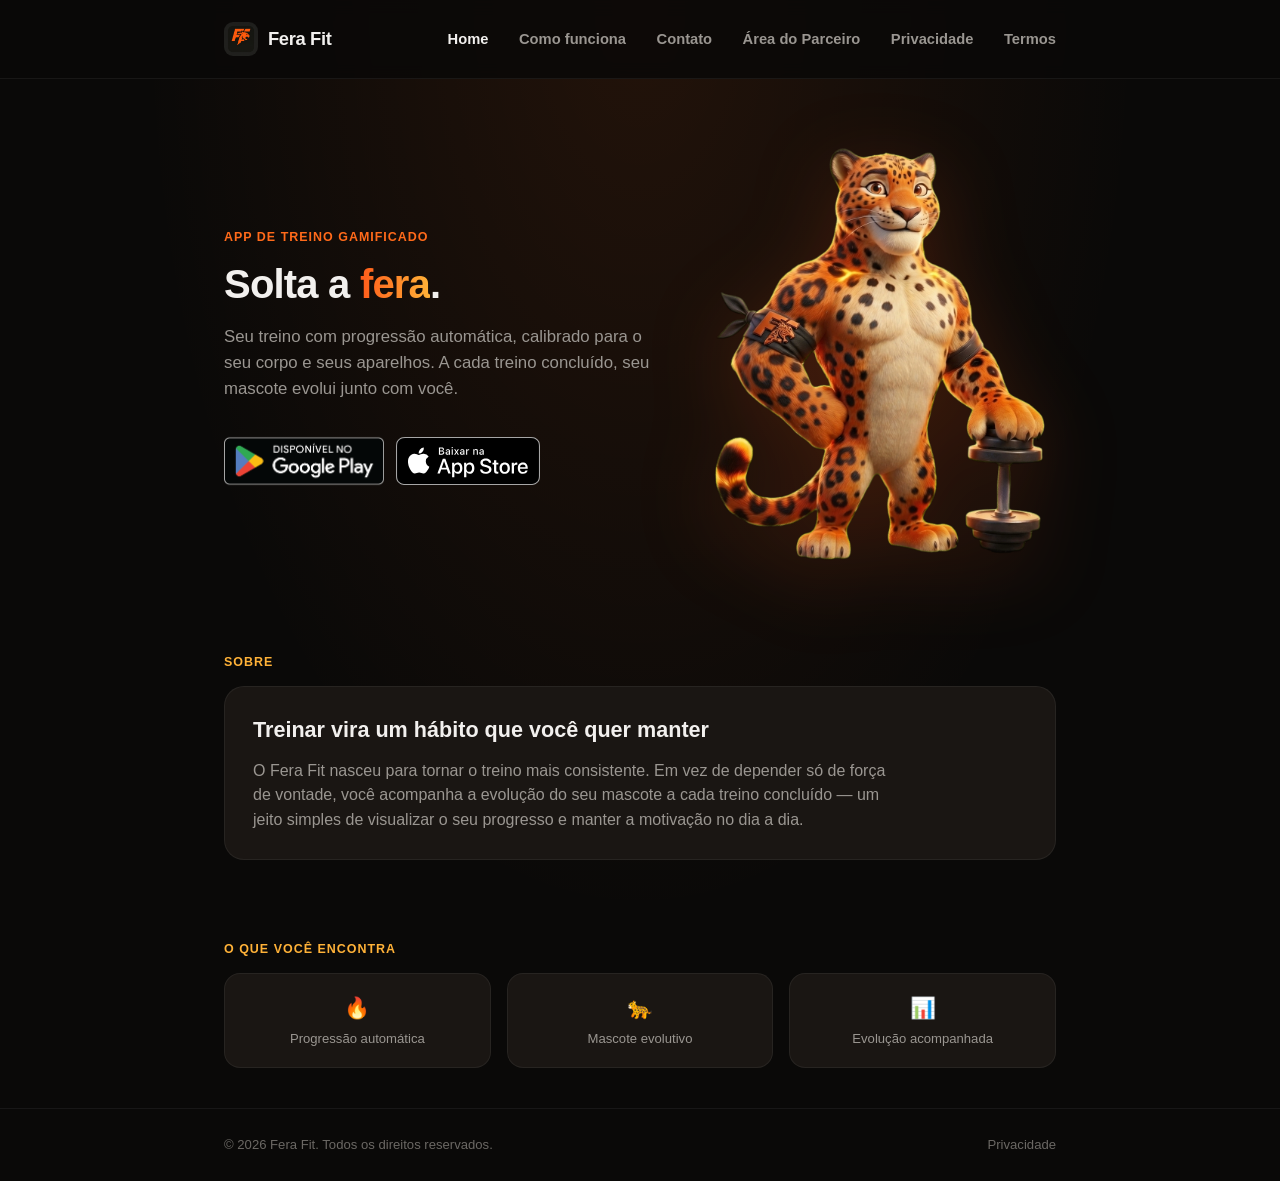
<file: index.html>
<!DOCTYPE html>
<html lang="pt-BR">
<head>
  <meta charset="UTF-8">
  <meta name="viewport" content="width=device-width, initial-scale=1.0">
  <title>Fera Fit — Solta a fera</title>
  <meta name="description" content="Fera Fit é um app de treino gamificado: você evolui, e seu mascote evolui junto. Disponível para Android e iOS.">
  <link rel="icon" href="assets/img/favicon.png">
  <!-- D094: prévia de link (Open Graph + Twitter Card) -->
  <link rel="canonical" href="https://ferafit.app.br/">
  <meta property="og:site_name" content="Fera Fit">
  <meta property="og:type" content="website">
  <meta property="og:locale" content="pt_BR">
  <meta property="og:url" content="https://ferafit.app.br/">
  <meta property="og:title" content="Fera Fit — Solta a fera">
  <meta property="og:description" content="Fera Fit é um app de treino gamificado: você evolui, e seu mascote evolui junto. Disponível para Android e iOS.">
  <meta property="og:image" content="https://ferafit.app.br/assets/img/og-image.jpg">
  <meta property="og:image:type" content="image/jpeg">
  <meta property="og:image:width" content="1200">
  <meta property="og:image:height" content="630">
  <meta property="og:image:alt" content="Fera Fit: logotipo e a onça mascote levantando uma barra com anilhas. Frase: Solta a fera.">
  <meta name="twitter:card" content="summary_large_image">
  <meta name="twitter:title" content="Fera Fit — Solta a fera">
  <meta name="twitter:description" content="Fera Fit é um app de treino gamificado: você evolui, e seu mascote evolui junto. Disponível para Android e iOS.">
  <meta name="twitter:image" content="https://ferafit.app.br/assets/img/og-image.jpg">
  <meta name="twitter:image:alt" content="Fera Fit: logotipo e a onça mascote levantando uma barra com anilhas. Frase: Solta a fera.">
  <link rel="stylesheet" href="assets/css/style.css">
  <script type="application/ld+json">
  {
    "@context": "https://schema.org",
    "@type": "SoftwareApplication",
    "name": "Fera Fit",
    "url": "https://ferafit.app.br/",
    "description": "Fera Fit é um app de treino gamificado: você evolui, e seu mascote evolui junto.",
    "applicationCategory": "HealthApplication",
    "operatingSystem": "Android, iOS",
    "inLanguage": "pt-BR",
    "image": "https://ferafit.app.br/assets/img/og-image.jpg",
    "offers": {
      "@type": "Offer",
      "price": "0",
      "priceCurrency": "BRL"
    }
  }
  </script>
</head>
<body>
  <header class="site-header">
    <div class="container">
      <a class="marca" href="index.html">
        <img src="assets/img/logo.png" alt="Logotipo do Fera Fit: as letras F e F com a cabeça de uma onça">
        <span>Fera Fit</span>
      </a>
      <nav class="site-nav">
        <a class="ativo" href="index.html">Home</a>
        <a href="apresentacao.html">Como funciona</a>
        <a href="contato.html">Contato</a>
        <a href="parceiro.html">Área do Parceiro</a>
        <a href="privacidade.html">Privacidade</a>
        <a href="termos.html">Termos</a>
      </nav>
    </div>
  </header>

  <main>
    <section class="hero">
      <div class="container">
        <div class="hero-texto">
          <span class="eyebrow">App de treino gamificado</span>
          <h1>Solta a <span class="gradiente-texto">fera</span>.</h1>
          <p class="subtitle">
            Seu treino com progressão automática, calibrado para o seu corpo
            e seus aparelhos. A cada treino concluído, seu mascote evolui junto com você.
          </p>
          <div class="lojas">
            <a class="selo-loja selo-play" href="https://play.google.com/store/apps/details?id=com.ferafit.app" rel="noopener" aria-label="Baixar o Fera Fit no Google Play"><img src="assets/img/lojas/selo-google-play-pt-br.png" alt="Disponível no Google Play" width="646" height="250"></a>
            <a class="selo-loja selo-apple" href="https://apps.apple.com/br/app/id6816204714" rel="noopener" aria-label="Baixar o Fera Fit na App Store"><img src="assets/img/lojas/selo-app-store-pt-br.svg" alt="Baixar na App Store" width="120" height="40"></a>
          </div>
        </div>
        <div class="hero-img">
          <img src="assets/img/mascote-hero.png" alt="Mascote do Fera Fit: uma onça musculosa de pé, com faixa preta no braço e a pata apoiada em um halter">
        </div>
      </div>
    </section>

    <section class="bloco">
      <div class="container">
        <p class="label-secao">Sobre</p>
        <div class="card">
          <h2>Treinar vira um hábito que você quer manter</h2>
          <p>
            O Fera Fit nasceu para tornar o treino mais consistente. Em vez de depender
            só de força de vontade, você acompanha a evolução do seu mascote a cada treino
            concluído — um jeito simples de visualizar o seu progresso e manter a motivação
            no dia a dia.
          </p>
        </div>
      </div>
    </section>

    <section class="bloco">
      <div class="container">
        <p class="label-secao">O que você encontra</p>
        <div class="grid-cards">
          <div class="mini-card">
            <div class="valor">🔥</div>
            <div class="rotulo">Progressão automática</div>
          </div>
          <div class="mini-card">
            <div class="valor">🐆</div>
            <div class="rotulo">Mascote evolutivo</div>
          </div>
          <div class="mini-card">
            <div class="valor">📊</div>
            <div class="rotulo">Evolução acompanhada</div>
          </div>
        </div>
      </div>
    </section>
  </main>

  <footer class="site-footer">
    <div class="container">
      <span>&copy; 2026 Fera Fit. Todos os direitos reservados.</span>
      <a href="privacidade.html">Privacidade</a>
    </div>
  </footer>
</body>
</html>
</file>
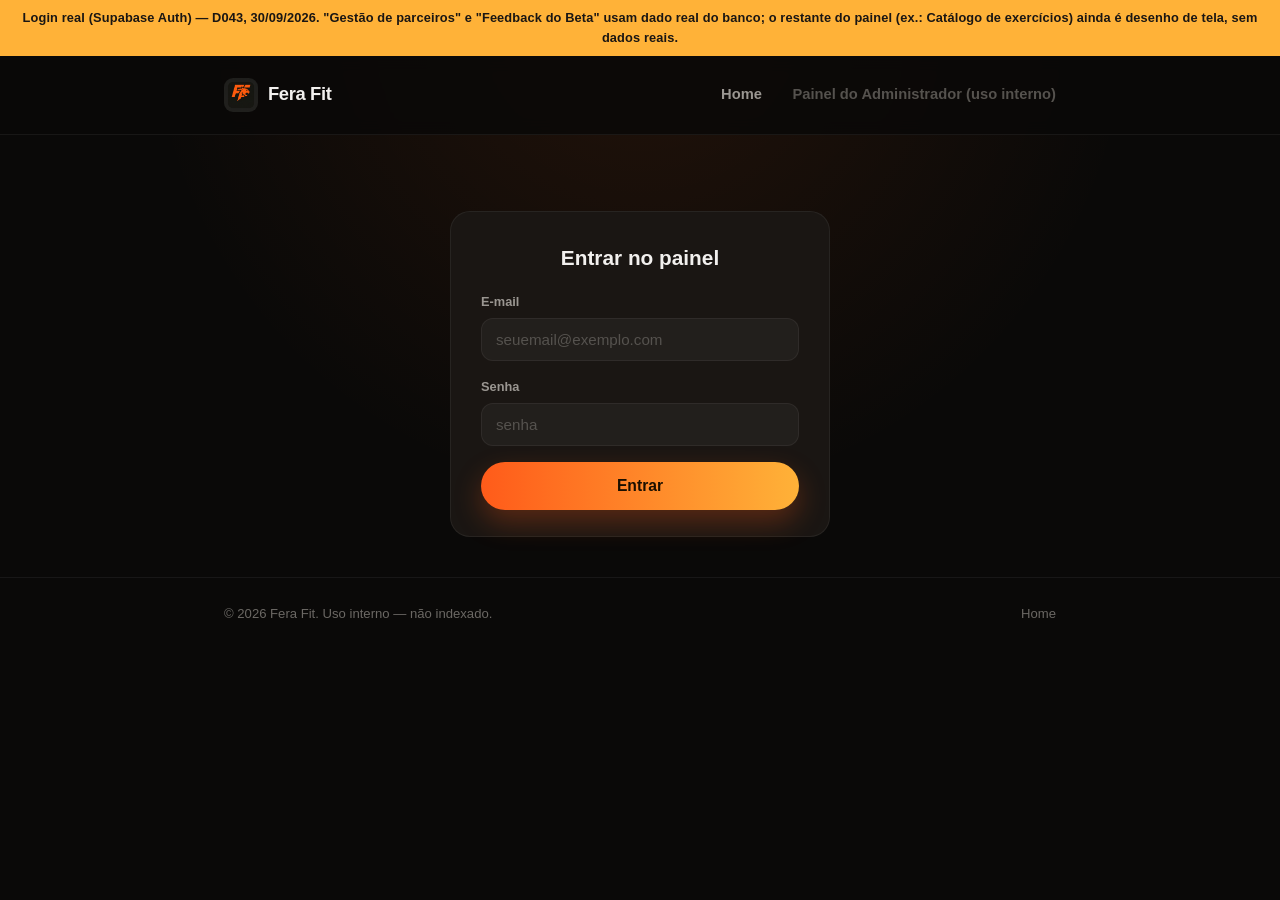
<file: admin.html>
<!DOCTYPE html>
<html lang="pt-BR">
<head>
  <meta charset="UTF-8">
  <meta name="viewport" content="width=device-width, initial-scale=1.0">
  <title>Painel do Administrador — Fera Fit</title>
  <meta name="description" content="Painel administrativo do Fera Fit — sem indexação, uso interno.">
  <meta name="robots" content="noindex, nofollow">
  <link rel="icon" href="assets/img/favicon.png">
  <link rel="stylesheet" href="assets/css/style.css">
  <!-- Biblioteca hospedada localmente (não via CDN de terceiro) — D010, 17/09/2026, achado da Segurança.
       Versão baixada: @supabase/supabase-js@2.116.0 (dist/umd/supabase.js). Para atualizar, baixar de novo
       de https://cdn.jsdelivr.net/npm/@supabase/supabase-js@2.X.X e substituir este arquivo. -->
  <script src="assets/js/supabase.js"></script>
  <script src="assets/js/dados-demo.js"></script>
  <script src="assets/js/parceiros-store.js"></script>
  <script src="assets/js/feedback-store.js"></script>
</head>
<body>
  <div class="tarja-demo">Login real (Supabase Auth) — D043, 30/09/2026. "Gestão de parceiros" e "Feedback do Beta" usam dado real do banco; o restante do painel (ex.: Catálogo de exercícios) ainda é desenho de tela, sem dados reais.</div>

  <header class="site-header">
    <div class="container">
      <a class="marca" href="index.html">
        <img src="assets/img/logo.png" alt="Logotipo do Fera Fit: as letras F e F com a cabeça de uma onça">
        <span>Fera Fit</span>
      </a>
      <nav class="site-nav">
        <a href="index.html">Home</a>
        <span style="margin-left:26px;font-weight:600;font-size:0.92rem;color:#55524e;">Painel do Administrador (uso interno)</span>
      </nav>
    </div>
  </header>

  <!-- LOGIN REAL (Supabase Auth, signInWithPassword + checagem de sou_admin()) -- D043, 2026-09-30. Ver STATUS.md, P32. -->
  <section class="bloco" id="admin-login-tela">
    <div class="container">
      <div class="parceiro-box" style="max-width:380px;">
        <h1 style="font-size:1.3rem;font-weight:800;margin:0 0 18px;text-align:center;">Entrar no painel</h1>
        <div class="campo">
          <label for="admin-email">E-mail</label>
          <input id="admin-email" type="email" placeholder="seuemail@exemplo.com" autocomplete="username">
        </div>
        <div class="campo">
          <label for="admin-senha">Senha</label>
          <input id="admin-senha" type="password" placeholder="senha" autocomplete="current-password">
        </div>
        <p id="admin-login-erro" style="display:none;color:#ff6a6a;font-size:0.85rem;margin:-6px 0 14px;"></p>
        <button id="admin-login-botao" class="botao-primario largura-total" type="button" onclick="entrarAdmin()">Entrar</button>
      </div>
    </div>
  </section>

  <main id="admin-conteudo" style="display:none;">
    <section class="admin-header">
      <div class="container">
        <div style="display:flex;justify-content:space-between;align-items:flex-start;gap:16px;flex-wrap:wrap;">
          <div>
            <h1>Painel do Administrador</h1>
            <p class="subtitle">
              Login real (Supabase Auth, D043). "Gestão de parceiros" e "Feedback do Beta" usam dado
              real do banco — o restante do painel ainda é desenho de tela, sem dados reais, marcado
              com <span class="tag-exemplo">exemplo</span>.
            </p>
          </div>
          <button type="button" onclick="sairAdmin()" style="border:1px solid var(--card-border);background:transparent;color:var(--texto);font-size:0.85rem;font-weight:700;padding:8px 18px;border-radius:999px;cursor:pointer;font-family:inherit;white-space:nowrap;">Sair</button>
        </div>
        <div class="aviso-desenho">
          ⚠ Só "Gestão de parceiros" e "Feedback do Beta" usam dado real hoje. O resto do painel
          ainda é desenho de tela — ver a seção "O que falta de terceiros" no fim da página.
        </div>
      </div>
    </section>

    <!-- MODULO 0 -- NUMEROS (D058 proposta visual + D059 escolha da opcao B e implementacao, 2026-10-06) -->
    <section class="admin-modulo" id="modulo-numeros">
      <div class="container">
        <span class="status-modulo depende">Tela pronta -- dado real depende da migration 036 ir para produção (arquivo já fechado, D125)</span>
        <h2>Números<span class="tag-exemplo">dados de exemplo</span></h2>
        <p style="color:var(--texto-secundario);max-width:680px;margin:0 0 10px;">
          Painel de métricas do produto, filtrável por período e sempre comparado ao período
          anterior equivalente (▲/▼). A migration 036 (Backend) já fechou o <strong>arquivo</strong>
          com o formato final de <code>metricas_periodo()</code>, <code>usuarios_ativos_periodo()</code>,
          <code>distribuicao_pagamento_atual()</code> e <code>comparativo_tempo_treino()</code> --
          mas ela só vai para produção com autorização do Murilo e da Segurança (ver o próprio
          cabeçalho da migration). Até esse dia, todo número aqui é <span class="tag-exemplo">exemplo</span>:
          o código já chama essas 4 funções por RPC, como admin logado, no formato exato que a 036
          define, e cai no dado de exemplo sempre que a função ainda não existir no banco (ver
          <code>chamarRpcOuExemplo()</code> no script desta seção) -- quando a migration for para
          produção, os números passam a ser reais sem precisar mexer em mais nada aqui. Nem todo
          número desta tela tem função correspondente na 036 -- os que não têm ficam marcados
          "sem dado real" e a lista completa dessas lacunas, aba por aba, está no STATUS.md
          (P49/D060) para o Orquestrador levar à Backend.
        </p>

        <div style="display:flex;justify-content:space-between;align-items:center;gap:10px;flex-wrap:wrap;margin-bottom:6px;">
          <span style="font-size:0.82rem;font-weight:700;color:var(--texto-secundario);">
            Período
            <select id="numeros-periodo" class="periodo-select-numeros" onchange="recarregarPainelNumeros()">
              <option value="dia">Dia</option>
              <option value="semana">Semana</option>
              <option value="mes" selected>Mês</option>
              <option value="bimestre">Bimestre</option>
              <option value="trimestre">Trimestre</option>
              <option value="semestre">Semestre</option>
              <option value="ano">Ano</option>
              <option value="livre">Intervalo livre</option>
            </select>
          </span>
          <span style="font-size:0.74rem;color:var(--texto-secundario);">vs. período anterior equivalente</span>
        </div>

        <div id="numeros-livre-datas" class="numeros-livre-datas">
          <label>De
            <input type="date" id="numeros-livre-inicio" onchange="recarregarPainelNumeros()">
          </label>
          <label>até
            <input type="date" id="numeros-livre-fim" onchange="recarregarPainelNumeros()">
          </label>
          <span id="numeros-livre-aviso" class="numeros-livre-aviso"></span>
        </div>

        <div id="numeros-cartoes" style="display:flex;gap:12px;flex-wrap:wrap;margin:14px 0 20px;"></div>

        <div class="admin-tabs" id="numeros-abas"></div>

        <div id="numeros-conteudo"></div>
      </div>
    </section>

    <!-- MÓDULO 1 — CATÁLOGO DE EXERCÍCIOS -->
    <section class="admin-modulo">
      <div class="container">
        <span class="status-modulo depende">Tela pronta · publicação depende de terceiros</span>
        <h2>Catálogo de exercícios</h2>
        <p style="color:var(--texto-secundario);max-width:640px;margin:0 0 18px;">
          Fluxo pensado para não deixar incluir um exercício sem ver a ordem atual do subgrupo —
          é a ordem que define o rodízio do motor de treino.
        </p>

        <div class="admin-mock">
          <div class="incluir-passo">
            <div class="num">1</div>
            <div class="texto"><strong>Clicar em "Incluir exercício"</strong><span>Abre o formulário do novo exercício.</span></div>
          </div>
          <div class="incluir-passo">
            <div class="num">2</div>
            <div class="texto"><strong>Escolher o Grupo</strong><span>Ex: Costas, Pernas, Ombro. Primeira pergunta, antes de qualquer outro dado.</span></div>
          </div>
          <div class="incluir-passo">
            <div class="num">3</div>
            <div class="texto">
              <strong>Ver todos os exercícios do grupo, com as capas reais</strong>
              <span>Mostra o subgrupo inteiro na ordem atual (POS SUBGRUPO), para não incluir às cegas.</span>
              <div class="grid-capas">
                <div class="capa">Remada curvada c/ barra <span class="tag-exemplo">exemplo</span></div>
                <div class="capa">Remada cavalinho</div>
                <div class="capa">Remada baixa</div>
                <div class="capa">Puxada frontal</div>
                <div class="capa">Puxada supinada</div>
                <div class="capa nova">+ Novo exercício</div>
              </div>
            </div>
          </div>
          <div class="incluir-passo">
            <div class="num">4</div>
            <div class="texto"><strong>Preencher nome, fotos (4 formatos) e posicionar</strong><span>Arrastar para a posição certa dentro do subgrupo, olhando os vizinhos.</span></div>
          </div>
          <div class="incluir-passo">
            <div class="num">5</div>
            <div class="texto"><strong>Validar o motor</strong><span class="tag-tempo">responde em ~416 ms</span></div>
          </div>
          <div class="incluir-passo">
            <div class="num">6</div>
            <div class="texto"><strong>Publicar</strong><span class="tag-tempo">entra na hora</span></div>
          </div>
        </div>

        <ul class="regra-lista">
          <li><strong>Inclusão de exercício entra na hora</strong> — não espera virada de fase.</li>
          <li><strong>Reordenação e remoção comum</strong> só valem na próxima virada de fase (treinos 30, 60, 100 e seguintes).</li>
          <li><strong>Remoção de emergência</strong> — arte errada, exercício perigoso ou problema jurídico — sai na próxima abertura do app, ignorando a virada de fase. Botão separado, com confirmação extra, pra não ser usado por engano no lugar da remoção comum.</li>
          <li><strong>Validação</strong> roda a varredura reduzida (416 ms) como portão de publicação; a varredura completa das 532.224 combinações (6,4 s) fica disponível como checagem manual, não obrigatória a cada publicação.</li>
        </ul>
      </div>
    </section>

    <!-- MÓDULO 2 — ACADEMIAS E PERSONAIS (painéis separados) -->
    <section class="admin-modulo">
      <div class="container">
        <span class="status-modulo pronta">Tela pronta</span>
        <h2>Academias e personais</h2>
        <p style="color:var(--texto-secundario);max-width:640px;margin:0 0 8px;">
          Dois painéis separados — academia gerencia personais e alunos; personal gerencia só os
          próprios alunos, podendo estar em mais de uma academia.
        </p>

        <div class="admin-tabs">
          <button class="ativa" type="button" onclick="mostrarPainel('academia')">Painel Academia</button>
          <button type="button" onclick="mostrarPainel('personal')">Painel Personal</button>
        </div>

        <div class="admin-painel-conteudo ativa" id="painel-academia">
          <div class="admin-mock">
            <div class="linha-mock">
              <span class="rotulo">Fit Center — SP <span class="tag-exemplo">exemplo</span></span>
              <span class="tag-tempo">ativa</span>
            </div>
            <div class="linha-mock">
              <span class="rotulo">Personais vinculados <span class="tag-exemplo">exemplo</span></span>
              <span>3</span>
            </div>
            <div class="linha-mock">
              <span class="rotulo">Alunos vinculados <span class="tag-exemplo">exemplo</span></span>
              <span>48</span>
            </div>
            <div class="linha-mock">
              <span class="rotulo">+ Cadastrar novo personal para esta academia</span>
              <span>→</span>
            </div>
            <div class="linha-mock">
              <span class="rotulo">+ Aprovar solicitação de vínculo de aluno</span>
              <span>→</span>
            </div>
          </div>
        </div>

        <div class="admin-painel-conteudo" id="painel-personal">
          <div class="admin-mock">
            <div class="linha-mock">
              <span class="rotulo">João Marques <span class="tag-exemplo">exemplo</span></span>
              <span class="tag-tempo">ativo</span>
            </div>
            <div class="linha-mock">
              <span class="rotulo">Academias de atuação <span class="tag-exemplo">exemplo</span></span>
              <span>2 de 3</span>
            </div>
            <div class="linha-mock">
              <span class="rotulo">Alunos vinculados <span class="tag-exemplo">exemplo</span></span>
              <span>11</span>
            </div>
            <div class="linha-mock">
              <span class="rotulo">+ Montar aula própria</span>
              <span>→</span>
            </div>
          </div>
        </div>
      </div>
    </section>

    <!-- MÓDULO 2.5 — PORTFÓLIO DE PARCEIROS (D032 item C / D033 item 2, 2026-09-28) -->
    <section class="admin-modulo">
      <div class="container">
        <span class="status-modulo pronta">Tela pronta — dado só local (mesmo navegador)</span>
        <h2>Portfólio de parceiros</h2>
        <p style="color:var(--texto-secundario);max-width:640px;margin:0 0 8px;">
          Lista de quem enviou o cadastro de personal pela aba "Quero me cadastrar" em
          <code>parceiro.html</code>. Por decisão de Murilo (P20, D032), por enquanto é um dado
          só local: sem backend, só aparece pra quem abrir esta página no mesmo navegador em que
          o cadastro foi enviado — não dá pra ver de outro aparelho nem de aba anônima.
        </p>
        <p style="color:var(--texto-secundario);max-width:640px;margin:0 0 18px;">
          Aprovar/Recusar aqui só muda o status guardado neste navegador — não envia e-mail nem
          afeta nenhum sistema real ainda. A aprovação por e-mail que a tela de cadastro promete
          depende do backend (ver "O que esta tela não resolve sozinha" no fim da página).
        </p>
        <div id="portfolio-lista"></div>
      </div>
    </section>

    <!-- MODULO 2.6 -- GESTAO DE PARCEIROS (D036, 2026-09-29) -->
    <section class="admin-modulo">
      <div class="container">
        <span class="status-modulo pronta">Tela pronta -- dado so local (mesmo navegador)</span>
        <h2>Gestao de parceiros (academia e personal)</h2>
        <p style="color:var(--texto-secundario);max-width:640px;margin:0 0 8px;">
          Aprovacao, perfil (nunca medida nem treino de aluno), cobranca manual e faixa comercial
          dos dois tipos de parceiro, seguindo <code>SPEC_admin_parceiros_001.md</code> da Backend.
          Por enquanto e so demonstracao -- roda inteiro no <code>localStorage</code> deste
          navegador, sem tocar em nenhuma tabela real do Supabase (D036).
        </p>
        <p style="color:var(--texto-secundario);max-width:640px;margin:0 0 18px;">
          Pagamento e sempre lancado a mao (PIX/transferencia) -- nada e automatico, nem suspensao
          por atraso: so o botao "Suspender" muda o status. A quitacao usa a cobranca mais antiga
          primeiro (FIFO). Admins: Murilo e Gabriela.
        </p>

        <div class="admin-mock" style="margin-bottom:18px;">
          <div class="linha-mock" style="border-bottom:none;padding-bottom:6px;">
            <span class="rotulo" style="font-weight:700;color:var(--texto);">Faixas comerciais</span>
            <span></span>
          </div>
          <div id="parceiros-faixas"></div>
        </div>

        <h3 style="font-size:0.95rem;font-weight:800;margin:0 0 10px;">Aguardando aprovacao</h3>
        <div id="parceiros-pendentes"></div>

        <h3 style="font-size:0.95rem;font-weight:800;margin:22px 0 10px;">Parceiros ativos</h3>
        <div id="parceiros-ativos"></div>
      </div>
    </section>

    <!-- MODULO 2.7 -- FEEDBACK DO BETA (D038, 2026-09-29) -->
    <section class="admin-modulo">
      <div class="container">
        <span class="status-modulo depende">Tela pronta -- dado real depende da Backend (D092)</span>
        <h2>Feedback do Beta</h2>
        <p style="color:var(--texto-secundario);max-width:640px;margin:0 0 8px;">
          Segue a proposta da Suporte ao Beta (D012 dela). O feedback do app ja chega a tabela
          <code>beta_feedback</code> (migration 006 da Backend) -- canal, reacao, categoria, tela,
          versao do app e pontos, <strong>sem texto livre</strong>, por decisao dela. A leitura real
          usa a politica "admin le tudo" da propria 006, e so funciona quando o login de admin for
          de verdade -- depende da Backend marcar Murilo e Gabriela como admin (D092 dela). Ate la,
          os itens abaixo sao <span class="tag-exemplo">exemplo</span>, fixos, so para desenhar a tela.
        </p>
        <p style="color:var(--texto-secundario);max-width:640px;margin:0 0 18px;">
          A coluna "IA sugerida" e a minha leitura da separacao que a Suporte propos, adaptada aos 7
          valores reais de <code>categoria</code> (a proposta dela foi escrita com 4 categorias de
          exemplo, antes de o Orquestrador confirmar os valores certos) -- ver STATUS.md, P27, para
          o Orquestrador/Suporte confirmarem.
        </p>

        <div id="feedback-urgente"></div>

        <div class="admin-mock" style="margin-bottom:18px;">
          <div class="linha-mock" style="border-bottom:none;padding-bottom:6px;">
            <span class="rotulo" style="font-weight:700;color:var(--texto);">Por categoria</span>
            <span></span>
          </div>
          <div id="feedback-resumo-categoria"></div>
        </div>

        <div class="admin-mock" style="margin-bottom:18px;">
          <div class="linha-mock" style="border-bottom:none;padding-bottom:6px;">
            <span class="rotulo" style="font-weight:700;color:var(--texto);">Por tela (canal botao flutuante)</span>
            <span></span>
          </div>
          <div id="feedback-resumo-tela"></div>
        </div>

        <div style="display:flex;gap:10px;flex-wrap:wrap;align-items:flex-end;margin-bottom:16px;">
          <div class="campo" style="margin-bottom:0;">
            <label for="feedback-filtro-versao">Versao do app</label>
            <select id="feedback-filtro-versao" onchange="aplicarFiltrosFeedback()">
              <option value="">Todas</option>
            </select>
          </div>
          <div class="campo" style="margin-bottom:0;">
            <label for="feedback-filtro-tela">Tela</label>
            <select id="feedback-filtro-tela" onchange="aplicarFiltrosFeedback()">
              <option value="">Todas</option>
            </select>
          </div>
          <div class="campo" style="margin-bottom:0;">
            <label for="feedback-filtro-categoria">Categoria</label>
            <select id="feedback-filtro-categoria" onchange="aplicarFiltrosFeedback()">
              <option value="">Todas</option>
            </select>
          </div>
          <button type="button" onclick="limparFiltrosFeedback()" style="border:1px solid var(--card-border);background:transparent;color:var(--texto-secundario);font-size:0.76rem;font-weight:700;padding:9px 14px;border-radius:999px;cursor:pointer;font-family:inherit;">Limpar filtros</button>
        </div>

        <h3 style="font-size:0.95rem;font-weight:800;margin:0 0 10px;">Mais recentes</h3>
        <div id="feedback-lista"></div>
      </div>
    </section>

    <!-- MODULO 3 -- CONTATO -->
    <section class="admin-modulo">
      <div class="container">
        <span class="status-modulo pronta">Tela pronta, sem dependência</span>
        <h2>Caixa de contato</h2>
        <p style="color:var(--texto-secundario);max-width:640px;margin:0 0 12px;">
          Decisão de 2026-09-10: nenhuma integração por enquanto. Um link que abre o webmail do
          Zoho em aba nova — enquanto a equipe for uma pessoa só, controle de acesso compartilhado
          não resolve nenhum problema real. Quando existir uma segunda pessoa respondendo e-mail
          de suporte, essa parte é reaberta como integração de verdade.
        </p>
        <a class="link-webmail" href="https://mail.zoho.com/" target="_blank" rel="noopener">
          ✉ Abrir contato@ferafit.app.br no Zoho Mail →
        </a>
      </div>
    </section>

    <!-- O QUE FALTA DE TERCEIROS -->
    <section class="admin-modulo">
      <div class="container">
        <span class="status-modulo depende">Depende de terceiros</span>
        <h2>O que esta tela não resolve sozinha</h2>
        <p style="color:var(--texto-secundario);max-width:640px;">
          Hoje o catálogo de exercícios é código compilado dentro do app
          (<code>src/data/exercises.js</code>), e as imagens entram como <code>require()</code>
          estático. Enquanto isso não mudar, "publicar" um exercício novo por este painel
          significa, na prática, mandar uma nova versão do app para a loja — não uma
          publicação instantânea. Três peças precisam sair de dentro do app antes deste
          painel funcionar de verdade:
        </p>
        <ul class="regra-lista">
          <li><strong>Catálogo fora do app</strong> (banco de dados em vez de arquivo compilado) — Backend Infrastructure.</li>
          <li><strong>Imagens fora do app</strong> (servidas por URL em vez de <code>require()</code>) — Backend Infrastructure.</li>
          <li><strong>Validação do motor acessível por API</strong>, para o painel chamar sem depender de build do app — Dev Mobile + Backend Infrastructure.</li>
          <li><strong>Confirmação de GPS das academias de atuação do personal</strong> (Área do Parceiro) precisa de uma chave de API do Google Maps — dono ainda não definido, ver P8 no STATUS.md.</li>
        </ul>
        <p style="color:var(--texto-secundario);max-width:640px;">
          A tela acima já está desenhada para o dia em que essas peças existirem. Não
          prometo que ela funciona hoje.
        </p>
      </div>
    </section>
  </main>

  <footer class="site-footer">
    <div class="container">
      <span>&copy; 2026 Fera Fit. Uso interno — não indexado.</span>
      <a href="index.html">Home</a>
    </div>
  </footer>

  <script>
    // ===========================================================
    // D043 (2026-09-30) — Login real de admin (Supabase Auth). Troca o
    // login de demonstração (admin/admin, D009) por signInWithPassword
    // com a chave publishable, seguido de checagem de sou_admin() no
    // banco -- quem não for admin nunca vê o painel, só a mensagem
    // genérica "Esta conta não tem acesso ao painel.". O login antigo
    // (admin/admin) fica preservado só no backup datado deste arquivo
    // feito antes desta publicação (regra de nunca apagar) -- não
    // existe mais no arquivo publicado.
    //
    // Sessão: um único cliente Supabase, criado aqui, com
    // storage:sessionStorage (não o localStorage padrão) -- sobrevive a
    // recarregar a página, mas não a fechar a aba/navegador, que é o
    // pedido da D043 ("expira ao fechar o navegador"). Esse mesmo
    // cliente é injetado em ParceirosStoreSupabase e FeedbackStoreSupabase
    // pelo gancho que os dois arquivos já expunham para os testes
    // automatizados -- assim as três partes (login, gestão de
    // parceiros, feedback do beta) enxergam a mesma sessão, sem
    // duplicar configuração de cliente em três lugares. Ponto para a
    // Segurança revisar depois (D032 dela, como a própria D043 previu).
    // ===========================================================
    var SUPABASE_URL_ADMIN = "https://jgzbxouzqtwfjapnfooj.supabase.co";
    var SUPABASE_PUBLISHABLE_KEY_ADMIN = "sb_publishable_vKEyW3okSfWu_RtxR-vbuw_Vl711Dy_";

    var clienteAdmin = window.supabase.createClient(SUPABASE_URL_ADMIN, SUPABASE_PUBLISHABLE_KEY_ADMIN, {
      auth: { persistSession: true, autoRefreshToken: true, detectSessionInUrl: false, storage: window.sessionStorage }
    });
    // Mesmo cliente para as três partes -- ver nota acima.
    ParceirosStoreSupabaseTestes_definirCliente(clienteAdmin);
    FeedbackStoreSupabaseTestes_definirCliente(clienteAdmin);

    function entrarAdmin() {
      var email = document.getElementById('admin-email').value;
      var senha = document.getElementById('admin-senha').value;
      var erro = document.getElementById('admin-login-erro');
      var botao = document.getElementById('admin-login-botao');
      erro.style.display = 'none';
      erro.textContent = '';
      botao.disabled = true;
      botao.textContent = 'Entrando...';

      ParceirosStoreSupabase.entrarComEmailSenha(email, senha)
        .then(function () {
          return clienteAdmin.rpc('sou_admin');
        })
        .then(function (resultado) {
          if (resultado.error) {
            throw new Error('Não foi possível entrar agora. Tente de novo em instantes.');
          }
          if (resultado.data !== true) {
            // Não é admin: nunca deixa a sessão autenticada pendurada.
            return ParceirosStoreSupabase.sairDaConta().then(function () {
              throw new Error('Esta conta não tem acesso ao painel.');
            });
          }
          document.getElementById('admin-login-tela').style.display = 'none';
          document.getElementById('admin-conteudo').style.display = 'block';
          renderPortfolio();
          renderFaixas();
          renderPendentesParceiros();
          renderAtivosParceiros();
          inicializarPainelNumeros();
          inicializarFeedbackBeta();
        })
        .catch(function (e) {
          erro.textContent = (e && e.message) || 'Não foi possível entrar agora.';
          erro.style.display = 'block';
        })
        .then(function () {
          botao.disabled = false;
          botao.textContent = 'Entrar';
        });
    }

    function sairAdmin() {
      ParceirosStoreSupabase.sairDaConta().then(function () {
        document.getElementById('admin-conteudo').style.display = 'none';
        document.getElementById('admin-login-tela').style.display = 'block';
        document.getElementById('admin-email').value = '';
        document.getElementById('admin-senha').value = '';
        document.getElementById('admin-login-erro').style.display = 'none';
      });
    }

    function mostrarPainel(tipo) {
      var botoes = document.querySelectorAll('.admin-tabs button');
      botoes.forEach(function(b) { b.classList.remove('ativa'); });
      event.target.classList.add('ativa');
      document.getElementById('painel-academia').classList.toggle('ativa', tipo === 'academia');
      document.getElementById('painel-personal').classList.toggle('ativa', tipo === 'personal');
    }
  </script>
  <script>
    // ===========================================================
    // D033 item 2 (2026-09-28) — Portfólio de parceiros. Só lê/escreve
    // via DadosDemo (assets/js/dados-demo.js) — mesma camada isolada
    // usada em parceiro.html (D032); quando entrar backend de verdade,
    // é só esse arquivo que muda.
    // ===========================================================
    function escaparHtml(texto) {
      var div = document.createElement('div');
      div.textContent = texto || '';
      return div.innerHTML;
    }

    function renderPortfolio() {
      var container = document.getElementById('portfolio-lista');
      if (!container) {
        return;
      }
      var lista = DadosDemo.listarPortfolioPersonais();
      if (!lista.length) {
        container.innerHTML = '<p class="estado-vazio">Nenhum cadastro de personal recebido ainda neste navegador. Envie um teste pela aba "Quero me cadastrar" em parceiro.html.</p>';
        return;
      }
      var html = '';
      lista.forEach(function (p) {
        var rotuloStatus = p.status === 'aprovado' ? 'Aprovado' : (p.status === 'recusado' ? 'Recusado' : 'Aguardando aprovação');
        var classeStatus = p.status === 'aprovado' ? 'aprovado' : (p.status === 'recusado' ? 'recusado' : 'pendente');
        var linhaMeta1 = [];
        if (p.cref) { linhaMeta1.push('CREF ' + escaparHtml(p.cref)); }
        if (p.formacao) { linhaMeta1.push(escaparHtml(p.formacao)); }
        var local = escaparHtml(p.cidade) + (p.bairro ? ' — ' + escaparHtml(p.bairro) : '');
        if (p.cidade) { linhaMeta1.push(local); }
        var linhaMeta3 = [];
        if (p.telefone) { linhaMeta3.push(escaparHtml(p.telefone)); }
        if (p.email) { linhaMeta3.push(escaparHtml(p.email)); }
        linhaMeta3.push(p.temFoto ? 'foto enviada' : 'sem foto');
        html += '<div class="linha-portfolio">'
          + '<div class="portfolio-principal">'
          + '<span class="portfolio-nome">' + escaparHtml(p.nome || '(sem nome)') + '</span>'
          + '<span class="portfolio-status ' + classeStatus + '">' + rotuloStatus + '</span>'
          + '</div>'
          + (linhaMeta1.length ? '<div class="portfolio-meta">' + linhaMeta1.join(' · ') + '</div>' : '')
          + (p.especializacao ? '<div class="portfolio-meta">Especialização: ' + escaparHtml(p.especializacao) + '</div>' : '')
          + (p.experiencias ? '<div class="portfolio-meta">' + escaparHtml(p.experiencias) + '</div>' : '')
          + '<div class="portfolio-meta">' + linhaMeta3.join(' · ') + '</div>'
          + '<div class="portfolio-acoes">'
          + '<button type="button" onclick="definirStatusPortfolio(\'' + p.id + '\',\'aprovado\')">Aprovar</button>'
          + '<button type="button" class="recusar" onclick="definirStatusPortfolio(\'' + p.id + '\',\'recusado\')">Recusar</button>'
          + (p.status !== 'pendente' ? '<button type="button" onclick="definirStatusPortfolio(\'' + p.id + '\',\'pendente\')">Reabrir</button>' : '')
          + '</div>'
          + '</div>';
      });
      container.innerHTML = html;
    }

    function definirStatusPortfolio(id, status) {
      DadosDemo.definirStatusPersonalPortfolio(id, status);
      renderPortfolio();
    }
  </script>
  <script>
    // ===========================================================
    // D043 (2026-09-30) -- Gestao de parceiros ligada ao banco real
    // (migration 020, em producao). Chama ParceirosStoreSupabase
    // diretamente (nao o switch global ParceirosStore, que continua em
    // ParceirosStoreDemo para nao ligar cadastro/login/fotos de
    // parceiro -- ver STATUS.md, P32/D043, item 2). Cada funcao de
    // render virou assincrona (a versao D036/demonstracao era
    // sincrona, so localStorage); qualquer erro de leitura mostra
    // mensagem no lugar do conteudo, em vez de travar a tela.
    // ===========================================================
    function formatarMoeda(valor) {
      if (valor === null || valor === undefined || valor === '') { return 'nao definido'; }
      return 'R$ ' + Number(valor).toFixed(2).replace('.', ',');
    }

    function mostrarErroContainer(idContainer, erro) {
      var container = document.getElementById(idContainer);
      if (!container) { return; }
      container.innerHTML = '<p class="estado-vazio">Não deu para carregar agora: ' + escaparHtml((erro && erro.message) || String(erro)) + '</p>';
    }

    function renderFaixas() {
      var container = document.getElementById('parceiros-faixas');
      if (!container) { return; }
      container.innerHTML = '<p class="estado-vazio">Carregando...</p>';
      return ParceirosStoreSupabase.listarFaixas().then(function (faixas) {
        var html = '';
        faixas.forEach(function (f) {
          html += '<div class="linha-mock" style="align-items:flex-end;flex-wrap:wrap;gap:10px;">'
            + '<span class="rotulo">' + escaparHtml(f.rotulo) + '</span>'
            + '<span style="display:flex;gap:8px;align-items:center;flex-wrap:wrap;">'
            + '<label style="font-size:0.72rem;color:var(--texto-secundario);">Mensal (R$)'
            + '<input type="number" step="0.01" min="0" id="faixa-preco-' + f.id + '" value="' + (f.precoMensal === null ? '' : f.precoMensal) + '" style="width:90px;margin-left:6px;" placeholder="nao definido"></label>'
            + '<label style="font-size:0.72rem;color:var(--texto-secundario);">Excedente/aluno (R$)'
            + '<input type="number" step="0.01" min="0" id="faixa-excedente-' + f.id + '" value="' + (f.precoExcedentePorAluno === null ? '' : f.precoExcedentePorAluno) + '" style="width:90px;margin-left:6px;" placeholder="nao definido"></label>'
            + '<button type="button" onclick="salvarFaixa(\'' + f.id + '\')" style="border:1px solid var(--card-border);background:transparent;color:var(--texto);font-size:0.76rem;font-weight:700;padding:6px 12px;border-radius:999px;cursor:pointer;font-family:inherit;">Salvar</button>'
            + '</span></div>';
        });
        container.innerHTML = html;
      }).catch(function (e) { mostrarErroContainer('parceiros-faixas', e); });
    }

    function salvarFaixa(faixaId) {
      var preco = document.getElementById('faixa-preco-' + faixaId).value;
      var excedente = document.getElementById('faixa-excedente-' + faixaId).value;
      ParceirosStoreSupabase.definirPrecoFaixa(faixaId, preco === '' ? null : preco, excedente === '' ? null : excedente)
        .then(function () {
          return Promise.all([renderFaixas(), renderAtivosParceiros()]);
        })
        .catch(function (e) { window.alert(e.message); });
    }

    function rotuloTipo(tipo) { return tipo === 'academia' ? 'Academia' : 'Personal'; }

    function linhaFotos(p) {
      var partes = [];
      partes.push(p.fotoPerfil ? 'foto de perfil enviada' : 'sem foto de perfil');
      partes.push((p.galeria ? p.galeria.length : 0) + ' de 6 fotos na galeria');
      return partes.join(' -- ');
    }

    function renderPendentesParceiros() {
      var container = document.getElementById('parceiros-pendentes');
      if (!container) { return; }
      container.innerHTML = '<p class="estado-vazio">Carregando...</p>';
      return ParceirosStoreSupabase.listarPendentes().then(function (lista) {
        if (!lista.length) {
          container.innerHTML = '<p class="estado-vazio">Nenhum cadastro aguardando aprovacao.</p>';
          return;
        }
        return Promise.all(lista.map(function (p) {
          return ParceirosStoreSupabase.historicoAcoesAdmin(p.tipo, p.id);
        })).then(function (historicos) {
          var html = '';
          lista.forEach(function (p, i) {
            // Mais recente primeiro (ver historicoAcoesAdmin) -- se a
            // ultima acao sobre esse parceiro foi "suspenso", ele ja
            // passou por aprovacao antes: mostra Reativar, nao Aprovar/
            // Recusar de novo (distincao que a D036/demonstracao nao
            // fazia, e que a D043 pede ao nomear "reativar" como acao
            // propria, distinta de "aprovar").
            var ultimaAcao = historicos[i][0];
            var foiSuspenso = ultimaAcao && ultimaAcao.acao === 'suspenso';
            var meta = [rotuloTipo(p.tipo)];
            if (p.cref) { meta.push('CREF ' + escaparHtml(p.cref)); }
            if (p.cnpj) { meta.push('CNPJ ' + escaparHtml(p.cnpj)); }
            if (p.cidade) { meta.push(escaparHtml(p.cidade)); }
            if (p.email) { meta.push(escaparHtml(p.email)); }
            var acoes = foiSuspenso
              ? '<button type="button" onclick="reativarParceiroUI(\'' + p.tipo + '\',\'' + p.id + '\')">Reativar</button>'
              : '<button type="button" onclick="aprovarParceiroUI(\'' + p.tipo + '\',\'' + p.id + '\')">Aprovar</button>'
                + '<button type="button" class="recusar" onclick="recusarParceiroUI(\'' + p.tipo + '\',\'' + p.id + '\')">Recusar</button>';
            html += '<div class="linha-portfolio">'
              + '<div class="portfolio-principal">'
              + '<span class="portfolio-nome">' + escaparHtml(p.nome || '(sem nome)') + '</span>'
              + '<span class="portfolio-status pendente">' + (foiSuspenso ? 'Suspenso' : 'Aguardando aprovacao') + '</span>'
              + '</div>'
              + '<div class="portfolio-meta">' + meta.join(' -- ') + '</div>'
              + '<div class="portfolio-meta">' + linhaFotos(p) + '</div>'
              + '<div class="portfolio-acoes">' + acoes + '</div>'
              + '</div>';
          });
          container.innerHTML = html;
        });
      }).catch(function (e) { mostrarErroContainer('parceiros-pendentes', e); });
    }

    function aprovarParceiroUI(tipo, id) {
      ParceirosStoreSupabase.aprovarParceiro(tipo, id)
        .then(function () { return Promise.all([renderPendentesParceiros(), renderAtivosParceiros()]); })
        .catch(function (e) { window.alert(e.message); });
    }

    function recusarParceiroUI(tipo, id) {
      var motivo = window.prompt('Motivo da recusa (aparece so no historico interno):', '');
      if (motivo === null) { return; }
      ParceirosStoreSupabase.recusarParceiro(tipo, id, motivo)
        .then(function () { return renderPendentesParceiros(); })
        .catch(function (e) { window.alert(e.message); });
    }

    function reativarParceiroUI(tipo, id) {
      ParceirosStoreSupabase.reativarParceiro(tipo, id)
        .then(function () { return Promise.all([renderPendentesParceiros(), renderAtivosParceiros()]); })
        .catch(function (e) { window.alert(e.message); });
    }

    function opcoesFaixas(faixas, faixaIdAtual) {
      var html = '<option value="">Sem faixa definida</option>';
      faixas.forEach(function (f) {
        html += '<option value="' + f.id + '"' + (f.id === faixaIdAtual ? ' selected' : '') + '>' + escaparHtml(f.rotulo) + '</option>';
      });
      return html;
    }

    function renderAtivosParceiros() {
      var container = document.getElementById('parceiros-ativos');
      if (!container) { return; }
      container.innerHTML = '<p class="estado-vazio">Carregando...</p>';
      var listaFinal, faixasFinal;
      return ParceirosStoreSupabase.listarAtivos().then(function (lista) {
        listaFinal = lista;
        if (!lista.length) {
          container.innerHTML = '<p class="estado-vazio">Nenhum parceiro ativo ainda.</p>';
          return null;
        }
        return ParceirosStoreSupabase.listarFaixas().then(function (faixas) {
          faixasFinal = faixas;
          return Promise.all(lista.map(function (p) {
            return Promise.all([
              ParceirosStoreSupabase.statusCobranca(p.tipo, p.id),
              ParceirosStoreSupabase.perfilParceiro(p.tipo, p.id)
            ]);
          }));
        });
      }).then(function (statusEPerfis) {
        if (!statusEPerfis) { return; }
        var html = '';
        listaFinal.forEach(function (p, i) {
          var status = statusEPerfis[i][0];
          var perfil = statusEPerfis[i][1];
          var classeStatus = status.rotulo === 'em dia' ? 'aprovado' : (status.rotulo.indexOf('vencido') === 0 ? 'recusado' : 'pendente');
          html += '<div class="linha-portfolio">'
            + '<div class="portfolio-principal">'
            + '<span class="portfolio-nome">' + escaparHtml(p.nome || '(sem nome)') + '</span>'
            + '<span class="portfolio-status aprovado">' + rotuloTipo(p.tipo) + ' ativo(a)</span>'
            + '<span class="portfolio-status ' + classeStatus + '">' + escaparHtml(status.rotulo) + '</span>'
            + '</div>'
            + '<div class="portfolio-meta">Alunos ativos (contagem real vem do banco): ' + perfil.alunosAtivos + '</div>'
            + '<div class="portfolio-meta">Ultimo vencimento: ' + (status.ultimoVencimento || 'nenhum') + '</div>'
            + '<div class="portfolio-meta">Faixa: <select onchange="definirFaixaUI(\'' + p.tipo + '\',\'' + p.id + '\',this.value)">' + opcoesFaixas(faixasFinal, p.faixaId) + '</select></div>'
            + '<div class="portfolio-acoes">'
            + '<button type="button" onclick="registrarCobrancaUI(\'' + p.tipo + '\',\'' + p.id + '\')">Registrar cobranca</button>'
            + '<button type="button" onclick="registrarPagamentoUI(\'' + p.tipo + '\',\'' + p.id + '\')">Registrar pagamento</button>'
            + '<button type="button" onclick="verHistoricoUI(\'' + p.tipo + '\',\'' + p.id + '\')">Ver historico</button>'
            + '<button type="button" class="recusar" onclick="suspenderParceiroUI(\'' + p.tipo + '\',\'' + p.id + '\')">Suspender</button>'
            + '</div>'
            + '<div id="historico-' + p.id + '" style="display:none;margin-top:10px;"></div>'
            + '</div>';
        });
        container.innerHTML = html;
      }).catch(function (e) { mostrarErroContainer('parceiros-ativos', e); });
    }

    function definirFaixaUI(tipo, id, faixaId) {
      if (!faixaId) { return; }
      ParceirosStoreSupabase.definirFaixaParceiro(tipo, id, faixaId)
        .then(function () { return renderAtivosParceiros(); })
        .catch(function (e) { window.alert(e.message); });
    }

    function suspenderParceiroUI(tipo, id) {
      var motivo = window.prompt('Motivo da suspensao:', '');
      if (motivo === null) { return; }
      ParceirosStoreSupabase.suspenderParceiro(tipo, id, motivo)
        .then(function () { return Promise.all([renderPendentesParceiros(), renderAtivosParceiros()]); })
        .catch(function (e) { window.alert(e.message); });
    }

    function registrarCobrancaUI(tipo, id) {
      var valor = window.prompt('Valor da cobranca (R$):', '');
      if (valor === null || valor === '') { return; }
      var vencimento = window.prompt('Data de vencimento (AAAA-MM-DD):', '');
      if (vencimento === null || vencimento === '') { return; }
      ParceirosStoreSupabase.registrarCobranca(tipo, id, Number(valor), vencimento, '')
        .then(function () { return renderAtivosParceiros(); })
        .catch(function (e) { window.alert(e.message); });
    }

    function registrarPagamentoUI(tipo, id) {
      var valor = window.prompt('Valor pago (R$):', '');
      if (valor === null || valor === '') { return; }
      var forma = window.prompt('Forma de pagamento (pix / transferencia / outro):', 'pix');
      if (forma === null) { return; }
      ParceirosStoreSupabase.registrarPagamento(tipo, id, Number(valor), forma.trim().toLowerCase(), '')
        .then(function () { return renderAtivosParceiros(); })
        .catch(function (e) { window.alert(e.message); });
    }

    function verHistoricoUI(tipo, id) {
      var div = document.getElementById('historico-' + id);
      if (!div) { return; }
      if (div.style.display !== 'none') { div.style.display = 'none'; return; }
      div.innerHTML = '<p class="estado-vazio" style="padding:6px 0;">Carregando...</p>';
      div.style.display = 'block';
      Promise.all([
        ParceirosStoreSupabase.historicoCobranca(tipo, id),
        ParceirosStoreSupabase.historicoAcoesAdmin(tipo, id)
      ]).then(function (resultados) {
        var cobrancas = resultados[0], acoes = resultados[1];
        var html = '<div class="admin-mock">';
        html += '<div class="linha-mock" style="border-bottom:none;"><span class="rotulo" style="font-weight:700;color:var(--texto);">Historico de cobranca (nunca editado -- correcao e linha nova)</span><span></span></div>';
        if (!cobrancas.length) {
          html += '<p class="estado-vazio" style="padding:6px 0;">Nenhum lancamento ainda.</p>';
        } else {
          cobrancas.forEach(function (c) {
            var rotuloEvento = c.tipoEvento === 'cobranca' ? 'Cobranca' : (c.tipoEvento === 'pagamento' ? 'Pagamento (' + escaparHtml(c.formaPagamento || '') + ')' : 'Ajuste');
            html += '<div class="linha-mock"><span class="rotulo">' + rotuloEvento + (c.vencimento ? ' -- vence ' + c.vencimento : '') + (c.observacao ? ' -- ' + escaparHtml(c.observacao) : '') + '</span><span>' + formatarMoeda(c.valor) + '</span></div>';
          });
        }
        html += '<div class="linha-mock" style="border-bottom:none;margin-top:8px;"><span class="rotulo" style="font-weight:700;color:var(--texto);">Auditoria (aprovar/recusar/suspender/reativar)</span><span></span></div>';
        if (!acoes.length) {
          html += '<p class="estado-vazio" style="padding:6px 0;">Nenhuma acao registrada ainda.</p>';
        } else {
          acoes.forEach(function (a) {
            html += '<div class="linha-mock"><span class="rotulo">' + a.acao + (a.motivo ? ' -- ' + escaparHtml(a.motivo) : '') + '</span><span>' + new Date(a.criadoEm).toLocaleString('pt-BR') + '</span></div>';
          });
        }
        html += '</div>';
        div.innerHTML = html;
      }).catch(function (e) {
        div.innerHTML = '<p class="estado-vazio">Não deu para carregar o historico agora: ' + escaparHtml(e.message) + '</p>';
      });
    }
  </script>
  <script>
    // ===========================================================
    // D038 (2026-09-29), ligado a dado real na D043 (2026-09-30) --
    // Feedback do Beta. So le via FeedbackStore (assets/js/
    // feedback-store.js) -- interface trocavel, mesmo padrao da
    // D036/D037. FeedbackStore = FeedbackStoreSupabase agora (o login
    // real de admin existe, D043) -- SELECT direto em beta_feedback,
    // protegido pela politica RLS "admin le tudo" da migration 006.
    // ===========================================================
    function formatarDataHora(timestampMs) {
      return new Date(timestampMs).toLocaleString('pt-BR');
    }

    function filtrosFeedbackAtuais() {
      return {
        versaoApp: document.getElementById('feedback-filtro-versao').value || null,
        tela: document.getElementById('feedback-filtro-tela').value || null,
        categoria: document.getElementById('feedback-filtro-categoria').value || null
      };
    }

    function popularSelect(idSelect, valores, rotulos) {
      var select = document.getElementById(idSelect);
      var valorAtual = select.value;
      var html = '<option value="">Todas</option>';
      valores.forEach(function (v) {
        html += '<option value="' + escaparHtml(v) + '">' + escaparHtml((rotulos && rotulos[v]) || v) + '</option>';
      });
      select.innerHTML = html;
      if (valores.indexOf(valorAtual) !== -1) { select.value = valorAtual; }
    }

    function inicializarFeedbackBeta() {
      FeedbackStore.listarTodosSemFiltro().then(function (todos) {
        var versoes = FeedbackUtil.versoesDisponiveis(todos);
        var telas = FeedbackUtil.resumoPorTela(todos).map(function (r) { return r.tela; });
        popularSelect('feedback-filtro-versao', versoes);
        popularSelect('feedback-filtro-tela', telas);
        popularSelect('feedback-filtro-categoria', FeedbackUtil.CATEGORIAS, FeedbackUtil.ROTULOS_CATEGORIA);
        renderFeedbackUrgente(todos);
        renderFeedbackBeta();
      });
    }

    function aplicarFiltrosFeedback() {
      renderFeedbackBeta();
    }

    function limparFiltrosFeedback() {
      document.getElementById('feedback-filtro-versao').value = '';
      document.getElementById('feedback-filtro-tela').value = '';
      document.getElementById('feedback-filtro-categoria').value = '';
      renderFeedbackBeta();
    }

    function renderFeedbackUrgente(todos) {
      var container = document.getElementById('feedback-urgente');
      var urgentes = FeedbackUtil.itensUrgentes(todos);
      if (!urgentes.length) {
        container.innerHTML = '';
        return;
      }
      var html = '<div style="background:rgba(255,106,106,0.08);border:1px solid rgba(255,106,106,0.4);border-radius:12px;padding:14px 16px;margin-bottom:18px;">'
        + '<div style="font-weight:800;color:#ff6a6a;font-size:0.85rem;margin-bottom:8px;">⚠ Urgente -- fora do ritmo diario de leitura</div>';
      urgentes.forEach(function (u) {
        html += '<div style="font-size:0.8rem;color:var(--texto);margin-bottom:4px;">' + escaparHtml(u.motivo) + '</div>';
      });
      html += '</div>';
      container.innerHTML = html;
    }

    function renderFeedbackBeta() {
      var filtros = filtrosFeedbackAtuais();
      FeedbackStore.listarFeedback(filtros).then(function (itens) {
        // Resumo por categoria
        var containerCategoria = document.getElementById('feedback-resumo-categoria');
        var resumoCategoria = FeedbackUtil.resumoPorCategoria(itens);
        var htmlCategoria = '';
        resumoCategoria.forEach(function (r) {
          htmlCategoria += '<div class="linha-mock"><span class="rotulo">' + escaparHtml(r.rotulo) + '</span>'
            + '<span>' + r.contagem + ' -- sugestao: ' + escaparHtml(r.iaSugerida) + '</span></div>';
        });
        containerCategoria.innerHTML = htmlCategoria;

        // Resumo por tela
        var containerTela = document.getElementById('feedback-resumo-tela');
        var resumoTela = FeedbackUtil.resumoPorTela(itens);
        if (!resumoTela.length) {
          containerTela.innerHTML = '<p class="estado-vazio">Nenhum item do canal botao flutuante com os filtros atuais.</p>';
        } else {
          var htmlTela = '';
          resumoTela.forEach(function (r) {
            htmlTela += '<div class="linha-mock"><span class="rotulo">' + escaparHtml(r.tela) + '</span><span>' + r.contagem + '</span></div>';
          });
          containerTela.innerHTML = htmlTela;
        }

        // Lista mais recentes
        var containerLista = document.getElementById('feedback-lista');
        if (!itens.length) {
          containerLista.innerHTML = '<p class="estado-vazio">Nenhum item de feedback com os filtros atuais.</p>';
          return;
        }
        var htmlLista = '';
        itens.forEach(function (i) {
          var meta = [FeedbackUtil.ROTULOS_CANAL[i.canal] || i.canal];
          if (i.reacao) { meta.push(FeedbackUtil.ROTULOS_REACAO[i.reacao] || i.reacao); }
          if (i.categoria) { meta.push((FeedbackUtil.ROTULOS_CATEGORIA[i.categoria] || i.categoria) + ' (sugestao: ' + FeedbackUtil.IA_SUGERIDA[i.categoria] + ')'); }
          if (i.telaAtual) { meta.push('tela: ' + escaparHtml(i.telaAtual)); }
          if (i.versaoApp) { meta.push(escaparHtml(i.versaoApp)); }
          htmlLista += '<div class="linha-portfolio">'
            + '<div class="portfolio-principal">'
            + '<span class="portfolio-nome">' + formatarDataHora(i.criadoEm) + '</span>'
            + '<span class="portfolio-status pendente">' + (i.pontos || 0) + ' pts</span>'
            + '</div>'
            + '<div class="portfolio-meta">' + meta.join(' -- ') + '</div>'
            + '</div>';
        });
        containerLista.innerHTML = htmlLista;
      });
    }
  </script>
  <script>
    // ===========================================================
    // D058/D059/D060 (2026-10-06) -- Painel de Numeros, opcao B (abas
    // por grupo), escolhida por Murilo. 9 abas: Usuarios, Treino, Tempo
    // escolhido x real, Cardio, Anuncios, Medalhas e Tour, Funil,
    // Parceiros, Feedback do Beta. Campanhas e roupinhas saem por
    // decisao de Murilo (depois do Beta 1). Funil comeca em "cadastrou"
    // (so usuario logado, sem instalacao anonima).
    //
    // D060: a migration 036 fechou o ARQUIVO (D125) -- ainda NAO esta
    // em producao (so Murilo + Seguranca autorizam isso). Este script
    // ja chama as 4 funcoes com os parametros reais (periodo atual e
    // periodo anterior, calculados aqui mesmo -- o comentario da propria
    // 036 diz "o painel chama esta funcao duas vezes, a comparacao nao
    // mora no banco") e ja sabe mapear cada campo real pro cartao/linha
    // certo. Hoje a funcao ainda nao existe no banco -> cai no exemplo
    // (chamarRpcOuExemplo devolve ehReal:false) -- quando a migration
    // for pra producao, os cartoes/linhas marcados com "fonte" passam
    // a mostrar dado real sozinhos, sem precisar mexer em mais nada
    // aqui.
    //
    // NEM TUDO que desenhei na D058/D059 tem funcao na 036 -- linhas
    // sem "fonte" (fonte: null) ficam em EXEMPLO para sempre, com uma
    // tag discreta "sem dado real" -- lista completa dessas lacunas,
    // aba por aba, esta no STATUS.md (P49/D060), para o Orquestrador
    // levar a Backend.
    // ===========================================================

    var abaNumerosAtiva = 'usuarios';
    var _numerosLinhasAtuais = []; // pra exportar CSV da aba visivel
    var _numerosDadosReaisAtuais = null; // resultado da ultima recarregarPainelNumeros()
    var _mapaNomePorSrcMotorNumeros = null;
    var _mapaNomePorSrcMotorNumerosPromise = null;

    // ---------------------------------------------------------
    // D063 -- nome amigavel do exercicio pra linha "Exercicio mais
    // feito" (exercicios_mais_feitos_periodo devolve exercicio_src,
    // texto livre do motor -- comentario da propria 037 pede pro
    // Site mapear com o catalogo, igual parceiro.html ja faz com
    // mapaPorSrcMotor). So precisa do mapa, nao do catalogo inteiro.
    // ---------------------------------------------------------
    function carregarMapaNomesExerciciosNumeros() {
      if (_mapaNomePorSrcMotorNumerosPromise) { return _mapaNomePorSrcMotorNumerosPromise; }
      _mapaNomePorSrcMotorNumerosPromise = fetch('assets/data/MAPA_ID_MOTOR_PARA_CATALOGO_190.json')
        .then(function (r) { if (!r.ok) { throw new Error('mapa'); } return r.json(); })
        .then(function (lista) {
          _mapaNomePorSrcMotorNumeros = {};
          lista.forEach(function (m) { _mapaNomePorSrcMotorNumeros[m.srcMotor] = m.nomeOficialSite; });
          return _mapaNomePorSrcMotorNumeros;
        })
        .catch(function () { _mapaNomePorSrcMotorNumeros = {}; return _mapaNomePorSrcMotorNumeros; });
      return _mapaNomePorSrcMotorNumerosPromise;
    }

    function fatorPeriodoNumeros(periodo) {
      var fatores = { dia: 0.035, semana: 0.25, mes: 1, bimestre: 2, trimestre: 3, semestre: 6, ano: 12, livre: 1.5 };
      return fatores[periodo] || 1;
    }

    function rotuloPeriodoNumeros(periodo) {
      var rotulos = { dia: 'dia', semana: 'semana', mes: 'mês', bimestre: 'bimestre', trimestre: 'trimestre', semestre: 'semestre', ano: 'ano', livre: 'intervalo livre' };
      return rotulos[periodo] || periodo;
    }

    function formatarNumeroBr(n) {
      return Math.round(n).toLocaleString('pt-BR');
    }

    function normalizarTextoNumeros(s) {
      return (s || '').toString().normalize('NFD').replace(/[\u0300-\u036f]/g, '').toLowerCase().trim();
    }

    // ---------------------------------------------------------
    // D063 -- anuncios_por_fonte_periodo() devolve "fonte" como
    // texto livre do app (comentario da 037: "admob/casa/nenhum,
    // texto livre do app"). Nao consegui confirmar com o App os
    // valores exatos que o evento manda -- por isso agrupo de forma
    // tolerante (contem "admob"/"google" -> google; contem "casa"
    // -> casa; qualquer outra coisa, incluindo "nenhum"/
    // "nao_informada", cai em sem_anuncio). Ponto para confirmar com
    // o App, registrado no STATUS.
    // ---------------------------------------------------------
    function classificarFonteAnuncio(fonteBruta) {
      var f = normalizarTextoNumeros(fonteBruta);
      if (f.indexOf('admob') !== -1 || f.indexOf('google') !== -1) { return 'google'; }
      if (f.indexOf('casa') !== -1) { return 'casa'; }
      return 'sem_anuncio';
    }

    // ---------------------------------------------------------
    // D060/D061 -- limites de data (periodo atual + periodo anterior
    // equivalente), mesma logica de public.periodo_bounds() na 036
    // (date_trunc por semana ISO -- segunda a domingo -- mes,
    // bimestre, trimestre, semestre, ano), calculada aqui porque é o
    // próprio painel que compara (a função no banco só soma um
    // intervalo por vez). "livre" (D061) usa as duas datas escolhidas
    // pelo usuário (livreInicio/livreFim, "YYYY-MM-DD") -- o período
    // anterior equivalente é a mesma duração em dias, imediatamente
    // antes do início escolhido. Sem as duas datas (ainda não
    // escolhidas, ou fim antes do início), devolve null, e a tela cai
    // no dado de exemplo, como sempre.
    // ---------------------------------------------------------
    function calcularLimitesNumeros(periodo, agora, livreInicio, livreFim) {
      agora = agora || new Date();
      var ano = agora.getUTCFullYear();
      var mes = agora.getUTCMonth();
      var dia = agora.getUTCDate();

      function fmt(d) { return d.toISOString().slice(0, 10); }
      function ymd(a, m, d) { return new Date(Date.UTC(a, m, d)); }

      if (periodo === 'dia') {
        var ini = ymd(ano, mes, dia);
        var iniAnt = ymd(ano, mes, dia - 1);
        return { inicio: fmt(ini), fim: fmt(ini), inicioAnterior: fmt(iniAnt), fimAnterior: fmt(iniAnt) };
      }
      if (periodo === 'semana') {
        var diaSemanaIso = (agora.getUTCDay() + 6) % 7; // 0 = segunda
        var ini = ymd(ano, mes, dia - diaSemanaIso);
        var fim = ymd(ini.getUTCFullYear(), ini.getUTCMonth(), ini.getUTCDate() + 6);
        var iniAnt = ymd(ini.getUTCFullYear(), ini.getUTCMonth(), ini.getUTCDate() - 7);
        var fimAnt = ymd(ini.getUTCFullYear(), ini.getUTCMonth(), ini.getUTCDate() - 1);
        return { inicio: fmt(ini), fim: fmt(fim), inicioAnterior: fmt(iniAnt), fimAnterior: fmt(fimAnt) };
      }
      if (periodo === 'mes') {
        var ini = ymd(ano, mes, 1);
        var fim = ymd(ano, mes + 1, 0);
        var iniAnt = ymd(ano, mes - 1, 1);
        var fimAnt = ymd(ano, mes, 0);
        return { inicio: fmt(ini), fim: fmt(fim), inicioAnterior: fmt(iniAnt), fimAnterior: fmt(fimAnt) };
      }
      if (periodo === 'bimestre' || periodo === 'trimestre' || periodo === 'semestre') {
        var tamanho = periodo === 'bimestre' ? 2 : (periodo === 'trimestre' ? 3 : 6);
        var grupo = Math.floor(mes / tamanho);
        var ini = ymd(ano, grupo * tamanho, 1);
        var fim = ymd(ano, grupo * tamanho + tamanho, 0);
        var iniAnt = ymd(ano, grupo * tamanho - tamanho, 1);
        var fimAnt = ymd(ano, grupo * tamanho, 0);
        return { inicio: fmt(ini), fim: fmt(fim), inicioAnterior: fmt(iniAnt), fimAnterior: fmt(fimAnt) };
      }
      if (periodo === 'ano') {
        var ini = ymd(ano, 0, 1);
        var fim = ymd(ano, 11, 31);
        var iniAnt = ymd(ano - 1, 0, 1);
        var fimAnt = ymd(ano - 1, 11, 31);
        return { inicio: fmt(ini), fim: fmt(fim), inicioAnterior: fmt(iniAnt), fimAnterior: fmt(fimAnt) };
      }
      if (periodo === 'livre') {
        if (!livreInicio || !livreFim) { return null; } // datas ainda nao escolhidas
        var iniD = new Date(livreInicio + 'T00:00:00Z');
        var fimD = new Date(livreFim + 'T00:00:00Z');
        if (isNaN(iniD.getTime()) || isNaN(fimD.getTime()) || fimD.getTime() < iniD.getTime()) { return null; } // fim antes do inicio, ou data invalida
        var duracaoDias = Math.round((fimD.getTime() - iniD.getTime()) / 86400000) + 1;
        var fimAnt = new Date(iniD.getTime() - 86400000);
        var iniAnt = new Date(fimAnt.getTime() - (duracaoDias - 1) * 86400000);
        return { inicio: fmt(iniD), fim: fmt(fimD), inicioAnterior: fmt(iniAnt), fimAnterior: fmt(fimAnt) };
      }
      return null;
    }

    function deltaPercentualNumeros(atual, anterior) {
      if (anterior === null || anterior === undefined || anterior === 0) {
        return { texto: '—', direcao: '' };
      }
      var pct = ((atual - anterior) / anterior) * 100;
      var sinal = pct >= 0 ? '+' : '';
      return { texto: sinal + pct.toFixed(0) + '%', direcao: pct >= 0 ? 'up' : 'down' };
    }

    function semanasNoPeriodo(limites) {
      if (!limites) { return 1; }
      var dias = (new Date(limites.fim) - new Date(limites.inicio)) / 86400000 + 1;
      return Math.max(1, dias / 7);
    }

    function svgBarrasNumeros(valores, cor, fator, escalaGrafico) {
      var larg = 240, alt = 86;
      var vals = valores.map(function (v) { return escalaGrafico ? v * fator : v; });
      var n = vals.length;
      var vmax = Math.max.apply(null, vals) || 1;
      var bw = larg / (n * 1.6);
      var gap = bw * 0.6;
      var x = gap;
      var partes = [];
      vals.forEach(function (v) {
        var h = (v / vmax) * (alt - 10);
        var y = alt - h;
        partes.push('<rect x="' + x.toFixed(1) + '" y="' + y.toFixed(1) + '" width="' + bw.toFixed(1) + '" height="' + h.toFixed(1) + '" rx="3" fill="' + cor + '" opacity="0.9"></rect>');
        x += bw + gap;
      });
      return '<svg width="' + larg + '" height="' + alt + '" viewBox="0 0 ' + larg + ' ' + alt + '" role="img" aria-label="gráfico de exemplo">' + partes.join('') + '</svg>';
    }

    function svgLinhaNumeros(valores, cor) {
      var larg = 240, alt = 86;
      var n = valores.length;
      var vmax = Math.max.apply(null, valores);
      var vmin = Math.min.apply(null, valores);
      var pontos = valores.map(function (v, i) {
        var x = (i / (n - 1)) * (larg - 10) + 5;
        var y = alt - 8 - ((v - vmin) / Math.max(1, (vmax - vmin))) * (alt - 20);
        return x.toFixed(1) + ',' + y.toFixed(1);
      }).join(' ');
      return '<svg width="' + larg + '" height="' + alt + '" viewBox="0 0 ' + larg + ' ' + alt + '" role="img" aria-label="gráfico de exemplo">' +
        '<polyline points="' + pontos + '" fill="none" stroke="' + cor + '" stroke-width="3" stroke-linecap="round" stroke-linejoin="round"></polyline>' +
        '</svg>';
    }

    function svgDuasLinhasNumeros(valoresA, valoresB, corA, corB) {
      var larg = 240, alt = 86;
      var todos = valoresA.concat(valoresB);
      var vmax = Math.max.apply(null, todos);
      var vmin = Math.min.apply(null, todos);
      function pts(valores) {
        var n = valores.length;
        return valores.map(function (v, i) {
          var x = (i / (n - 1)) * (larg - 10) + 5;
          var y = alt - 8 - ((v - vmin) / Math.max(1, (vmax - vmin))) * (alt - 20);
          return x.toFixed(1) + ',' + y.toFixed(1);
        }).join(' ');
      }
      return '<svg width="' + larg + '" height="' + alt + '" viewBox="0 0 ' + larg + ' ' + alt + '" role="img" aria-label="gráfico de exemplo">' +
        '<polyline points="' + pts(valoresA) + '" fill="none" stroke="' + corA + '" stroke-width="3" stroke-linecap="round" stroke-linejoin="round"></polyline>' +
        '<polyline points="' + pts(valoresB) + '" fill="none" stroke="' + corB + '" stroke-width="3" stroke-dasharray="4,3" stroke-linecap="round" stroke-linejoin="round"></polyline>' +
        '</svg>';
    }

    // ---------------------------------------------------------
    // Chama a funcao real por RPC (como admin logado, mesmo
    // clienteAdmin da sessao, D043) e devolve {ehReal, dados}.
    // Hoje (migration so em arquivo, D125/D060) a funcao nao existe
    // no banco -> ehReal:false, dados = montarExemplo(). Quando a
    // 036 for pra producao, ehReal:true e dados = o retorno de
    // verdade do Supabase, no formato exato da funcao (ver comentario
    // de cada chamada em recarregarPainelNumeros).
    // ---------------------------------------------------------
    function chamarRpcOuExemplo(nomeFuncao, params, montarExemplo) {
      if (typeof clienteAdmin === 'undefined' || !clienteAdmin || typeof clienteAdmin.rpc !== 'function') {
        return Promise.resolve({ ehReal: false, dados: montarExemplo() });
      }
      return clienteAdmin.rpc(nomeFuncao, params || {})
        .then(function (resultado) {
          if (!resultado || resultado.error || resultado.data == null) {
            console.info('[Números] ' + nomeFuncao + '() ainda não está disponível (migration 036 não está em produção) -- usando dado de exemplo.');
            return { ehReal: false, dados: montarExemplo() };
          }
          var dados = resultado.data;
          // Toda função "RETURNS TABLE" na 036 volta do PostgREST como
          // ARRAY de linhas -- mesmo metricas_periodo(), que (por ser um
          // SUM sem GROUP BY) sempre devolve exatamente 1 linha. O
          // exemplo dela é um objeto só (pra ficar fácil ler os campos),
          // então aqui desembrulha esse array de 1 elemento pro mesmo
          // formato -- senão, no dia que a migration for pra produção,
          // os campos leriam undefined mesmo com ehReal:true (bug
          // silencioso). Funções cujo exemplo já é array (lista de
          // linhas, tipo distribuicao_pagamento_atual e
          // comparativo_tempo_treino) ou valor escalar (int) passam
          // direto, sem desembrulhar.
          var exemplo = montarExemplo();
          if (!Array.isArray(exemplo) && Array.isArray(dados)) {
            dados = dados.length ? dados[0] : {};
          }
          return { ehReal: true, dados: dados };
        })
        .catch(function () {
          console.info('[Números] ' + nomeFuncao + '() falhou -- usando dado de exemplo.');
          return { ehReal: false, dados: montarExemplo() };
        });
    }

    function exemploMetricasPeriodo() {
      return { cadastros_novos: 1240, treinos_iniciados: 1480, treinos_concluidos: 1268, treinos_abandonados: 212, duracao_total_segundos: 1268 * 47 * 60, minutos_cardio_total: 74 * semanasNoPeriodo(calcularLimitesNumeros('mes')), segundos_exposicao_anuncio_total: 38 * 1268 };
    }
    function exemploUsuariosAtivosPeriodo() { return 3248; }
    function exemploDistribuicaoPagamentoAtual() { return [{ situacao: 'gratis', total: 2102 }, { situacao: 'pro', total: 980 }, { situacao: 'patrocinado', total: 166 }]; }
    function exemploComparativoTempoTreino() {
      // Formato igual ao real (linha por sessao) -- so pra manter a
      // mesma logica de agregacao (agregarComparativoTempo) rodando
      // tanto no exemplo quanto no dado real.
      var divisoes = ['ABC', 'AB', 'ABCDE', 'Full Body'];
      var linhas = [];
      for (var i = 0; i < 60; i++) {
        var escolhido = [40, 50, 60, 70, 80][i % 5];
        var real = escolhido * (0.75 + (i % 7) * 0.08);
        var diferenca = real - escolhido;
        var pct = (diferenca / escolhido) * 100;
        var faixa = pct < -20 ? 'muito_abaixo' : (pct > 20 ? 'acima' : 'perto');
        linhas.push({
          sessao_id: i, tempo_escolhido_min: escolhido,
          duracao_real_min: Math.round(real * 10) / 10, diferenca_min: Math.round(diferenca * 10) / 10,
          diferenca_pct: Math.round(pct * 10) / 10, faixa: faixa,
          num_exercicios: 5 + (i % 7), divisao: divisoes[i % divisoes.length]
        });
      }
      return linhas;
    }

    // D063 -- exemplos no formato exato das 13 funcoes novas da
    // migration 037 (fase2/sql/037_lacunas_painel_numeros_e_seguranca_d054.sql).
    function exemploRetencaoCohortPeriodo() {
      return { cohort_total: 420, retidos_semana2: 256, pct_retidos_semana2: 61, retidos_mes2: 185, pct_retidos_mes2: 44 };
    }
    function exemploDivisaoPeriodo() {
      return [
        { divisao: 'ABC', total: 1204 }, { divisao: 'AB', total: 842 },
        { divisao: 'ABCDE', total: 390 }, { divisao: 'Full Body', total: 512 }
      ];
    }
    function exemploFrequenciaEscolhidaXReal() {
      return { usuarios_considerados: 2840, media_frequencia_escolhida: 4.2, media_frequencia_real_semanal: 3.6 };
    }
    function exemploExerciciosMaisFeitos() {
      return [
        { exercicio_src: 'Supino reto (exemplo)', total_series: 980, total_sessoes_distintas: 310 },
        { exercicio_src: 'Agachamento (exemplo)', total_series: 860, total_sessoes_distintas: 290 }
      ];
    }
    function exemploProgressaoMediaCarga() {
      return { pares_aluno_exercicio: 640, carga_media_inicio_kg: 42.5, carga_media_fim_kg: 44.1, progressao_media_pct: 3.8 };
    }
    function exemploMetaCardioPeriodo() {
      return { usuarios_com_meta_definida: 1900, usuarios_fizeram_cardio: 2340, usuarios_bateram_meta: 1102, pct_bateram_meta: 58 };
    }
    function exemploAnunciosPorFontePeriodo() {
      return [
        { fonte: 'admob', exibicoes: 8420, segundos_total: 8420 * 38 },
        { fonte: 'casa', exibicoes: 3190, segundos_total: 3190 * 32 },
        { fonte: 'nenhum', exibicoes: 1780, segundos_total: 0 }
      ];
    }
    function exemploPctConsentimentoAds() {
      return { usuarios_com_registro: 2600, usuarios_aceitaram: 1222, pct_aceitaram: 47 };
    }
    function exemploMedalhasPeriodo() {
      return [{ medalha: 'exemplo-1', total: 380 }, { medalha: 'exemplo-2', total: 232 }];
    }
    function exemploTourPeriodo() {
      return { concluiram: 1840, pularam: 290, pct_concluiram: 86.4 };
    }
    function exemploFunilAtivacaoPeriodo() {
      return { cadastrados: 820, concluiram_tour: 610, fizeram_primeiro_treino: 480, treinaram_segunda_semana: 310 };
    }
    function exemploDistribuicaoPagamentoSerie() {
      var linhas2 = [];
      var hoje = new Date();
      for (var j = 6; j >= 0; j--) {
        var dia = new Date(hoje.getTime() - j * 86400000).toISOString().slice(0, 10);
        linhas2.push({ dia: dia, situacao: 'gratis', total: 2000 + j * 10 });
        linhas2.push({ dia: dia, situacao: 'pro', total: 900 + j * 5 });
        linhas2.push({ dia: dia, situacao: 'patrocinado', total: 160 + j });
      }
      return linhas2;
    }

    // ---------------------------------------------------------
    // D060 -- agrega as linhas (de verdade ou de exemplo, mesmo
    // formato) de comparativo_tempo_treino() pra tabela da aba
    // "Tempo escolhido x real". Faixas 80%/120% -- limiar da própria
    // função (seção 6 da 036), não mais o 70%/110% que eu tinha
    // inventado como exemplo antes da 036 existir.
    // ---------------------------------------------------------
    function agregarComparativoTempo(linhas) {
      if (!linhas || !linhas.length) { return null; }
      var n = linhas.length;
      var somaEscolhido = 0, somaReal = 0, somaDif = 0;
      var faixaCount = { muito_abaixo: 0, perto: 0, acima: 0 };
      var porDivisao = {};
      var porFaixaExercicios = { '≤ 6': { soma: 0, n: 0 }, '7–8': { soma: 0, n: 0 }, '9+': { soma: 0, n: 0 } };
      linhas.forEach(function (l) {
        somaEscolhido += l.tempo_escolhido_min;
        somaReal += l.duracao_real_min;
        somaDif += l.diferenca_min;
        if (faixaCount[l.faixa] === undefined) { faixaCount[l.faixa] = 0; }
        faixaCount[l.faixa] += 1;
        var div = l.divisao || 'não identificada';
        if (!porDivisao[div]) { porDivisao[div] = { soma: 0, n: 0 }; }
        porDivisao[div].soma += l.diferenca_pct;
        porDivisao[div].n += 1;
        var chaveEx = l.num_exercicios <= 6 ? '≤ 6' : (l.num_exercicios <= 8 ? '7–8' : '9+');
        porFaixaExercicios[chaveEx].soma += l.diferenca_pct;
        porFaixaExercicios[chaveEx].n += 1;
      });
      function piorChave(mapa) {
        var pior = null, piorMedia = 0;
        Object.keys(mapa).forEach(function (k) {
          if (!mapa[k].n) { return; }
          var media = mapa[k].soma / mapa[k].n;
          if (pior === null || Math.abs(media) > Math.abs(piorMedia)) { pior = k; piorMedia = media; }
        });
        return pior === null ? null : { chave: pior, media: piorMedia };
      }
      var piorDiv = piorChave(porDivisao);
      var piorEx = piorChave(porFaixaExercicios);
      var medioEscolhido = somaEscolhido / n;
      var medioReal = somaReal / n;
      var medioDif = somaDif / n;
      var medioDifPct = medioEscolhido ? (medioDif / medioEscolhido * 100) : 0;
      return {
        n: n, medioEscolhido: medioEscolhido, medioReal: medioReal, medioDif: medioDif, medioDifPct: medioDifPct,
        faixaCount: faixaCount, piorDivisao: piorDiv, piorFaixaExercicios: piorEx
      };
    }

    // ---------------------------------------------------------
    // Os 5 cartoes do topo. "fonte" diz qual funcao da 036 cobre o
    // cartao -- null = sem funcao, fica em exemplo pra sempre (ver
    // STATUS.md P49/D060 para a lista completa de lacunas).
    // ---------------------------------------------------------
    var CARTOES_NUMEROS = [
      { rotulo: 'Ativos no período', valorBase: 3248, escala: true, sufixo: '', delta: '+12%', direcao: 'up', fonte: 'usuarios_ativos_periodo' },
      { rotulo: 'Treinos concluídos', valorBase: 18902, escala: true, sufixo: '', delta: '+7%', direcao: 'up', fonte: 'metricas_periodo', campo: 'treinos_concluidos' },
      { rotulo: 'Duração média', valorBase: 47, escala: false, sufixo: ' min', delta: '-3%', direcao: 'down', fonte: 'metricas_periodo', campo: 'duracao_media' },
      { rotulo: 'Retenção 2ª semana', valorBase: 61, escala: false, sufixo: '%', delta: '+4 p.p.', direcao: 'up', fonte: 'retencao_cohort_periodo', campo: 'pct_retidos_semana2' },
      { rotulo: 'Tempo médio de anúncio', valorBase: 38, escala: false, sufixo: ' s', delta: '-6%', direcao: 'down', fonte: 'metricas_periodo', campo: 'tempo_medio_anuncio', aproximado: true }
    ];

    // ---------------------------------------------------------
    // As 9 abas. "fonte" por linha (null = sem função na 036, fica
    // exemplo pra sempre, com uma tag "sem dado real" no rótulo).
    // "semComparacao": true = a função real não aceita período, não
    // dá pra comparar com o anterior (ex.: distribuicao_pagamento_atual,
    // que só devolve "agora").
    // ---------------------------------------------------------
    var GRUPOS_NUMEROS = [
      {
        id: 'usuarios', nome: 'Usuários', cor: 'var(--laranja)',
        aviso: 'Retenção de 2ª semana/2º mês conta cadastros do próprio período -- cadastros muito recentes ainda não tiveram tempo de "voltar" e puxam a taxa para baixo (característica de retencao_cohort_periodo, não é bug). Para a retenção de 2º mês ficar estável, escolha períodos com pelo menos 60 dias de distância de hoje.',
        grafico: { tipo: 'barras', valores: [120, 180, 140, 210, 260, 230, 300], escala: true },
        linhas: [
          { label: 'Cadastros novos', valor: 1240, escala: true, sufixo: '', delta: '+9%', direcao: 'up', fonte: 'metricas_periodo', campo: 'cadastros_novos' },
          { label: 'Ativos no período (≥ 1 treino)', valor: 3248, escala: true, sufixo: '', delta: '+12%', direcao: 'up', fonte: 'usuarios_ativos_periodo' },
          { label: 'Grátis', valor: 2102, escala: true, sufixo: '', delta: '+4%', direcao: 'up', fonte: 'distribuicao_pagamento_atual', campo: 'gratis', semComparacao: true },
          { label: 'PRO', valor: 980, escala: true, sufixo: '', delta: '+18%', direcao: 'up', fonte: 'distribuicao_pagamento_atual', campo: 'pro', semComparacao: true },
          { label: 'Patrocinado (parceiro)', valor: 166, escala: true, sufixo: '', delta: '+22%', direcao: 'up', fonte: 'distribuicao_pagamento_atual', campo: 'patrocinado', semComparacao: true },
          { label: 'Retenção 2ª semana', valor: 61, escala: false, sufixo: '%', delta: '+4 p.p.', direcao: 'up', fonte: 'retencao_cohort_periodo', campo: 'pct_retidos_semana2' },
          { label: 'Retenção 2º mês', valor: 44, escala: false, sufixo: '%', delta: '+2 p.p.', direcao: 'up', fonte: 'retencao_cohort_periodo', campo: 'pct_retidos_mes2' }
        ]
      },
      {
        id: 'treino', nome: 'Treino', cor: 'var(--ambar)',
        grafico: { tipo: 'linha', valores: [38, 41, 44, 43, 47, 46, 49], escala: false },
        linhas: [
          { label: 'Divisão ABC (mais usada)', valor: 1204, escala: true, sufixo: ' usuários', delta: '+6%', direcao: 'up', fonte: 'usuarios_distintos_por_divisao_periodo', campo: 'ABC' },
          { label: 'Divisão AB', valor: 842, escala: true, sufixo: ' usuários', delta: '-2%', direcao: 'down', fonte: 'usuarios_distintos_por_divisao_periodo', campo: 'AB' },
          { label: 'Divisão ABCDE', valor: 390, escala: true, sufixo: ' usuários', delta: '+11%', direcao: 'up', fonte: 'usuarios_distintos_por_divisao_periodo', campo: 'ABCDE' },
          { label: 'Full Body', valor: 512, escala: true, sufixo: ' usuários', delta: '+4%', direcao: 'up', fonte: 'usuarios_distintos_por_divisao_periodo', campo: 'Full Body' },
          { label: 'Frequência escolhida (média)', valor: '4,2x/semana', texto: true, delta: '+0,1', direcao: 'up', fonte: 'frequencia_escolhida_x_real_periodo', campo: 'media_frequencia_escolhida', casasDecimais: 1, sufixo: 'x/semana' },
          { label: 'Frequência real (média)', valor: '3,6x/semana', texto: true, delta: '-0,2', direcao: 'down', fonte: 'frequencia_escolhida_x_real_periodo', campo: 'media_frequencia_real_semanal', casasDecimais: 1, sufixo: 'x/semana' },
          { label: 'Duração média do treino', valor: '47 min', texto: true, delta: '-3%', direcao: 'down', fonte: 'metricas_periodo', campo: 'duracao_media' },
          { label: 'Treinos abandonados no meio', valor: 212, escala: true, sufixo: '', delta: '+5%', direcao: 'down', fonte: 'metricas_periodo', campo: 'treinos_abandonados' },
          { label: 'Exercício mais feito', valor: 'Supino reto (exemplo)', texto: true, delta: '—', direcao: '', fonte: 'exercicios_mais_feitos_periodo', semComparacaoMsg: 'ranking do período, sem comparação' },
          { label: 'Evolução média de carga no período', valor: '+3,8%', texto: true, delta: '—', direcao: '', fonte: 'progressao_media_carga_periodo', campo: 'progressao_media_pct', casasDecimais: 1, sufixo: '%', comSinal: true, semComparacaoMsg: 'já compara início x fim do próprio período' }
        ]
      },
      {
        id: 'tempo-real', nome: 'Tempo escolhido x real', cor: 'var(--laranja)',
        grafico: { tipo: 'duas-linhas', valoresA: [60, 58, 55, 50, 52, 48, 50], valoresB: [55, 54, 50, 46, 49, 44, 47], corA: 'var(--texto-secundario)', corB: 'var(--laranja)' },
        legendaGrafico: 'Linha cinza: tempo escolhido na Home · Linha laranja: duração real',
        linhas: [
          { label: 'Tempo médio escolhido (Home)', valor: '58 min', texto: true, delta: '—', direcao: '', fonte: 'comparativo_tempo_treino' },
          { label: 'Tempo médio real (duração ativa)', valor: '51 min', texto: true, delta: '-3%', direcao: 'down', fonte: 'comparativo_tempo_treino' },
          { label: 'Diferença média', valor: '-7 min (-12%)', texto: true, delta: '—', direcao: '', fonte: 'comparativo_tempo_treino' },
          { label: 'Treinos muito abaixo do escolhido (< 80%)', valor: 412, escala: true, sufixo: '', delta: '+6%', direcao: 'down', fonte: 'comparativo_tempo_treino' },
          { label: 'Treinos perto do escolhido (80% a 120%)', valor: 2608, escala: true, sufixo: '', delta: '+10%', direcao: 'up', fonte: 'comparativo_tempo_treino' },
          { label: 'Treinos acima do escolhido (> 120%)', valor: 228, escala: true, sufixo: '', delta: '-4%', direcao: 'up', fonte: 'comparativo_tempo_treino' },
          { label: 'Maior desvio por divisão', valor: 'ABCDE (-18% em média)', texto: true, delta: '—', direcao: '', fonte: 'comparativo_tempo_treino' },
          { label: 'Maior desvio por nº de exercícios', valor: '9+ exercícios (-15% em média)', texto: true, delta: '—', direcao: '', fonte: 'comparativo_tempo_treino' }
        ]
      },
      {
        id: 'cardio', nome: 'Cardio', cor: 'var(--ambar)',
        grafico: { tipo: 'barras', valores: [60, 75, 50, 90, 82, 95, 70], escala: false, cor: 'var(--ambar)' },
        linhas: [
          { label: 'Minutos de cardio por semana (média)', valor: '74 min', texto: true, delta: '+8%', direcao: 'up', fonte: 'metricas_periodo', campo: 'cardio_media_semanal', aproximado: true },
          { label: '% que bate a meta semanal', valor: '58%', texto: true, delta: '+5 p.p.', direcao: 'up', fonte: 'meta_cardio_periodo', campo: 'pct_bateram_meta', casasDecimais: 0, sufixo: '%' },
          { label: 'Usuários que fazem cardio no período', valor: 2340, escala: true, sufixo: '', delta: '+9%', direcao: 'up', fonte: 'meta_cardio_periodo', campo: 'usuarios_fizeram_cardio' }
        ]
      },
      {
        id: 'anuncios', nome: 'Anúncios', cor: 'var(--vermelho)',
        grafico: { tipo: 'barras', valores: [12, 18, 9, 22, 16, 20, 14], escala: false, cor: 'var(--vermelho)' },
        linhas: [
          { label: 'Anúncio do Google exibido', valor: 8420, escala: true, sufixo: '', delta: '+14%', direcao: 'up', fonte: 'anuncios_por_fonte_periodo', campo: 'google', aproximado: true },
          { label: 'Anúncio da casa exibido', valor: 3190, escala: true, sufixo: '', delta: '+6%', direcao: 'up', fonte: 'anuncios_por_fonte_periodo', campo: 'casa', aproximado: true },
          { label: 'Sem anúncio (nada exibido)', valor: 1780, escala: true, sufixo: '', delta: '-9%', direcao: 'down', fonte: 'anuncios_por_fonte_periodo', campo: 'sem_anuncio', aproximado: true },
          { label: 'Tempo médio de exposição', valor: '38 s', texto: true, delta: '-6%', direcao: 'down', fonte: 'metricas_periodo', campo: 'tempo_medio_anuncio', aproximado: true },
          { label: '% que aceitou anúncio personalizado (consent_ads_v2)', valor: '47%', texto: true, delta: '+3 p.p.', direcao: 'up', fonte: 'pct_consentimento_ads_personalizados', casasDecimais: 0, sufixo: '%' }
        ]
      },
      {
        id: 'medalhas-tour', nome: 'Medalhas e Tour', cor: 'var(--verde)',
        aviso: 'Campanhas e roupinhas (mascote) ficam de fora deste painel por decisão de Murilo -- voltam depois do Beta 1.',
        grafico: { tipo: 'barras', valores: [3, 4, 4, 5, 6, 6, 7], escala: true, cor: 'var(--verde)' },
        linhas: [
          { label: 'Medalhas ganhas no período', valor: 612, escala: true, sufixo: '', delta: '+9%', direcao: 'up', fonte: 'medalhas_periodo' },
          { label: 'Tour concluído', valor: 1840, escala: true, sufixo: '', delta: '+7%', direcao: 'up', fonte: 'tour_periodo', campo: 'concluiram' },
          { label: 'Tour pulado', valor: 290, escala: true, sufixo: '', delta: '-11%', direcao: 'up', fonte: 'tour_periodo', campo: 'pularam' },
          { label: 'Tour abandonado no meio (passo médio)', valor: 'passo 3 de 5', texto: true, delta: '—', direcao: '', fonte: null }
        ]
      },
      {
        id: 'funil', nome: 'Funil', cor: 'var(--laranja)',
        aviso: 'Só usuário logado -- o funil começa em "cadastrou", sem instalação anônima (decisão da D059). Cohorts muito recentes ainda não tiveram tempo de completar as últimas etapas -- isso puxa os números para baixo artificialmente (característica de funil_ativacao_periodo, não é bug).',
        grafico: { tipo: 'barras', valores: [820, 610, 480, 310], escala: true },
        linhas: [
          { label: 'Cadastrou', valor: 820, escala: true, sufixo: '', delta: '+9%', direcao: 'up', fonte: 'funil_ativacao_periodo', campo: 'cadastrados' },
          { label: 'Concluiu o Tour', valor: 610, escala: true, sufixo: '', delta: '+5%', direcao: 'up', fonte: 'funil_ativacao_periodo', campo: 'concluiram_tour' },
          { label: 'Fez o 1º treino', valor: 480, escala: true, sufixo: '', delta: '+3%', direcao: 'up', fonte: 'funil_ativacao_periodo', campo: 'fizeram_primeiro_treino' },
          { label: 'Treinou na 2ª semana', valor: 310, escala: true, sufixo: '', delta: '-2%', direcao: 'down', fonte: 'funil_ativacao_periodo', campo: 'treinaram_segunda_semana' },
          { label: 'Conversão cadastro → 2ª semana', valor: '37,8%', texto: true, delta: '+1,2 p.p.', direcao: 'up', fonte: 'funil_ativacao_periodo', campo: 'conversao_2a_semana', casasDecimais: 1, sufixo: '%' }
        ]
      },
      {
        id: 'parceiros', nome: 'Parceiros', cor: 'var(--laranja)',
        aviso: 'Fora do escopo da migration 036 -- o dado real dessa aba já existe via Gestão de parceiros (migration 020), não entra sozinho com a 036.',
        grafico: { tipo: 'barras', valores: [40, 55, 48, 62, 58, 70, 66], escala: true },
        linhas: [
          { label: 'Academias ativas', valor: 38, escala: true, sufixo: '', delta: '+5%', direcao: 'up', fonte: null },
          { label: 'Personais ativos', valor: 94, escala: true, sufixo: '', delta: '+12%', direcao: 'up', fonte: null },
          { label: 'Alunos vinculados', valor: 1860, escala: true, sufixo: '', delta: '+9%', direcao: 'up', fonte: null },
          { label: 'Alunos patrocinados', valor: 310, escala: true, sufixo: '', delta: '+22%', direcao: 'up', fonte: null }
        ]
      },
      {
        id: 'feedback-beta', nome: 'Feedback do Beta', cor: 'var(--ambar)',
        aviso: 'Fora do escopo da migration 036 -- o dado real dessa aba já existe via beta_feedback (migration 006), usado no módulo "Feedback do Beta" mais abaixo.',
        grafico: { tipo: 'barras', valores: [8, 12, 6, 15, 10, 18, 13], escala: true, cor: 'var(--ambar)' },
        linhas: [
          { label: 'Feedback recebido no período', valor: 142, escala: true, sufixo: '', delta: '+15%', direcao: 'up', fonte: null },
          { label: 'Reação positiva', valor: 96, escala: true, sufixo: '', delta: '+18%', direcao: 'up', fonte: null },
          { label: 'Reação negativa', valor: 24, escala: true, sufixo: '', delta: '-6%', direcao: 'down', fonte: null },
          { label: 'Categoria mais citada', valor: 'Treino (exemplo)', texto: true, delta: '—', direcao: '', fonte: null }
        ]
      }
    ];

    function construirAbasNumerosUmaVez() {
      var container = document.getElementById('numeros-abas');
      if (!container || container.children.length > 0) { return; }
      container.innerHTML = GRUPOS_NUMEROS.map(function (grupo) {
        return '<button type="button" class="' + (grupo.id === abaNumerosAtiva ? 'ativa' : '') +
          '" onclick="mostrarAbaNumeros(\'' + grupo.id + '\')">' + grupo.nome + '</button>';
      }).join('');
    }

    function mostrarAbaNumeros(id) {
      abaNumerosAtiva = id;
      var botoes = document.querySelectorAll('#numeros-abas button');
      botoes.forEach(function (b) {
        b.classList.toggle('ativa', b.textContent === (GRUPOS_NUMEROS.filter(function (g) { return g.id === id; })[0] || {}).nome);
      });
      renderizarAbaNumerosAtiva();
    }

    // ---------------------------------------------------------
    // Le o campo real (quando ehReal) a partir de _numerosDadosReaisAtuais,
    // de acordo com "fonte"/"campo" da linha/cartao. Devolve
    // {valor, valorAnterior, semComparacao} ou null se nao houver
    // dado real pra essa fonte (cai no exemplo de qualquer jeito).
    // ---------------------------------------------------------
    function lerValorReal(item) {
      var d = _numerosDadosReaisAtuais;
      if (!d || !item.fonte) { return null; }

      function totalDivisaoNumeros(lista, nomeDivisao) {
        var buscaDiv = normalizarTextoNumeros(nomeDivisao);
        var achado = null;
        (lista || []).some(function (r) { if (normalizarTextoNumeros(r.divisao) === buscaDiv) { achado = r.total; return true; } return false; });
        return achado || 0;
      }
      function totalFonteAnuncioNumeros(lista, bucket) {
        var soma = 0;
        (lista || []).forEach(function (r) { if (classificarFonteAnuncio(r.fonte) === bucket) { soma += r.exibicoes; } });
        return soma;
      }
      function somaMedalhasNumeros(lista) {
        var s = 0;
        (lista || []).forEach(function (r) { s += r.total; });
        return s;
      }

      if (item.fonte === 'metricas_periodo') {
        if (!d.ehReal.metricas) { return null; }
        var atual = d.metricasAtual, anterior = d.metricasAnterior;
        if (item.campo === 'duracao_media') {
          var vAtual = atual.treinos_concluidos ? (atual.duracao_total_segundos / atual.treinos_concluidos / 60) : 0;
          var vAnterior = anterior.treinos_concluidos ? (anterior.duracao_total_segundos / anterior.treinos_concluidos / 60) : 0;
          return { valor: vAtual, valorAnterior: vAnterior };
        }
        if (item.campo === 'tempo_medio_anuncio') {
          var vAtual = atual.treinos_concluidos ? (atual.segundos_exposicao_anuncio_total / atual.treinos_concluidos) : 0;
          var vAnterior = anterior.treinos_concluidos ? (anterior.segundos_exposicao_anuncio_total / anterior.treinos_concluidos) : 0;
          return { valor: vAtual, valorAnterior: vAnterior };
        }
        if (item.campo === 'cardio_media_semanal') {
          var semanasAtual = semanasNoPeriodo(d.limites);
          var semanasAnterior = semanasNoPeriodo(d.limitesAnterior);
          return { valor: atual.minutos_cardio_total / semanasAtual, valorAnterior: anterior.minutos_cardio_total / semanasAnterior };
        }
        return { valor: atual[item.campo], valorAnterior: anterior[item.campo] };
      }

      if (item.fonte === 'usuarios_ativos_periodo') {
        if (!d.ehReal.ativos) { return null; }
        return { valor: d.ativosAtual, valorAnterior: d.ativosAnterior };
      }

      if (item.fonte === 'distribuicao_pagamento_atual') {
        if (!d.ehReal.distribuicao) { return null; }
        return { valor: d.distribuicao[item.campo] || 0, valorAnterior: null, semComparacao: true };
      }

      if (item.fonte === 'comparativo_tempo_treino') {
        if (!d.ehReal.tempoTreino || !d.agregadoTempoTreino) { return null; }
        return { agregado: d.agregadoTempoTreino };
      }

      if (item.fonte === 'retencao_cohort_periodo') {
        if (!d.ehReal.retencao) { return null; }
        return { valor: d.retencaoAtual[item.campo], valorAnterior: d.retencaoAnterior[item.campo] };
      }

      if (item.fonte === 'usuarios_distintos_por_divisao_periodo') {
        if (!d.ehReal.divisao) { return null; }
        return { valor: totalDivisaoNumeros(d.divisaoAtual, item.campo), valorAnterior: totalDivisaoNumeros(d.divisaoAnterior, item.campo) };
      }

      if (item.fonte === 'frequencia_escolhida_x_real_periodo') {
        if (!d.ehReal.frequencia || !d.frequenciaAtual.usuarios_considerados) { return null; }
        return { valor: d.frequenciaAtual[item.campo], valorAnterior: d.frequenciaAnterior[item.campo] };
      }

      if (item.fonte === 'exercicios_mais_feitos_periodo') {
        if (!d.ehReal.exercicios || !d.exerciciosAtual || !d.exerciciosAtual.length) { return null; }
        var topEx = d.exerciciosAtual[0];
        var nomeEx = (_mapaNomePorSrcMotorNumeros && _mapaNomePorSrcMotorNumeros[topEx.exercicio_src]) || topEx.exercicio_src;
        return { valor: nomeEx, valorAnterior: null, semComparacao: true };
      }

      if (item.fonte === 'progressao_media_carga_periodo') {
        if (!d.ehReal.progressao || !d.progressaoAtual || !d.progressaoAtual.pares_aluno_exercicio || d.progressaoAtual.progressao_media_pct == null) { return null; }
        return { valor: d.progressaoAtual.progressao_media_pct, valorAnterior: null, semComparacao: true };
      }

      if (item.fonte === 'meta_cardio_periodo') {
        if (!d.ehReal.cardioMeta) { return null; }
        return { valor: d.cardioMetaAtual[item.campo], valorAnterior: d.cardioMetaAnterior[item.campo] };
      }

      if (item.fonte === 'anuncios_por_fonte_periodo') {
        if (!d.ehReal.anunciosFonte) { return null; }
        return { valor: totalFonteAnuncioNumeros(d.anunciosFonteAtual, item.campo), valorAnterior: totalFonteAnuncioNumeros(d.anunciosFonteAnterior, item.campo) };
      }

      if (item.fonte === 'pct_consentimento_ads_personalizados') {
        if (!d.ehReal.consentimentoAds || !d.consentimentoAds || !d.consentimentoAds.usuarios_com_registro) { return null; }
        return { valor: d.consentimentoAds.pct_aceitaram, valorAnterior: null, semComparacao: true };
      }

      if (item.fonte === 'medalhas_periodo') {
        if (!d.ehReal.medalhas) { return null; }
        return { valor: somaMedalhasNumeros(d.medalhasAtual), valorAnterior: somaMedalhasNumeros(d.medalhasAnterior) };
      }

      if (item.fonte === 'tour_periodo') {
        if (!d.ehReal.tour) { return null; }
        return { valor: d.tourAtual[item.campo], valorAnterior: d.tourAnterior[item.campo] };
      }

      if (item.fonte === 'funil_ativacao_periodo') {
        if (!d.ehReal.funil) { return null; }
        if (item.campo === 'conversao_2a_semana') {
          if (!d.funilAtual.cadastrados) { return null; }
          var convAtualFunil = d.funilAtual.treinaram_segunda_semana / d.funilAtual.cadastrados * 100;
          var convAnteriorFunil = d.funilAnterior.cadastrados ? (d.funilAnterior.treinaram_segunda_semana / d.funilAnterior.cadastrados * 100) : null;
          return { valor: convAtualFunil, valorAnterior: convAnteriorFunil };
        }
        return { valor: d.funilAtual[item.campo], valorAnterior: d.funilAnterior[item.campo] };
      }

      return null;
    }

    function renderizarCartoesNumeros(periodo) {
      var fator = fatorPeriodoNumeros(periodo);
      var container = document.getElementById('numeros-cartoes');
      if (!container) { return; }
      container.innerHTML = CARTOES_NUMEROS.map(function (c) {
        var real = lerValorReal(c);
        var valorTexto, deltaTexto, deltaDirecao, deltaRotulo;
        if (real && real.agregado === undefined) {
          valorTexto = (c.sufixo === '%' ? real.valor.toFixed(0) : formatarNumeroBr(real.valor)) + c.sufixo;
          if (real.semComparacao) {
            deltaTexto = '— (sem comparação por período)'; deltaDirecao = ''; deltaRotulo = '';
          } else {
            var d = deltaPercentualNumeros(real.valor, real.valorAnterior);
            deltaTexto = d.texto; deltaDirecao = d.direcao; deltaRotulo = ' vs. ' + rotuloPeriodoNumeros(periodo) + ' anterior';
          }
        } else {
          valorTexto = (c.escala ? formatarNumeroBr(c.valorBase * fator) : c.valorBase) + c.sufixo;
          deltaTexto = c.delta; deltaDirecao = c.direcao; deltaRotulo = ' vs. ' + rotuloPeriodoNumeros(periodo) + ' anterior';
        }
        var tagFonte = c.fonte ? (c.aproximado ? ' <span title="Aproximado -- a função da 036 não tem exatamente este número pronto." style="cursor:help;">≈</span>' : '') : ' <span style="color:var(--texto-secundario);font-weight:400;">· sem dado real</span>';
        return '<div class="numeros-kpi">' +
          '<div class="rotulo">' + c.rotulo + tagFonte + '</div>' +
          '<div class="valor">' + valorTexto + '</div>' +
          '<div class="delta ' + deltaDirecao + '">' + deltaTexto + deltaRotulo + '</div>' +
          '</div>';
      }).join('');
    }

    function objetoLinhaNumeros(linha, fator, periodo) {
      var real = linha.fonte && linha.fonte !== 'comparativo_tempo_treino' ? lerValorReal(linha) : null;
      var valorFmt, deltaTexto, deltaDirecao;
      if (real) {
        if (linha.texto) {
          if (typeof real.valor === 'number') {
            var casas = linha.casasDecimais != null ? linha.casasDecimais : 0;
            var sinal = (linha.comSinal && real.valor >= 0) ? '+' : '';
            valorFmt = sinal + real.valor.toFixed(casas) + (linha.sufixo || '');
          } else {
            valorFmt = real.valor;
          }
        } else {
          valorFmt = formatarNumeroBr(real.valor) + (linha.sufixo || '');
        }
        if (real.semComparacao) {
          deltaTexto = '— (' + (linha.semComparacaoMsg || 'hoje, sem período') + ')'; deltaDirecao = '';
        } else {
          var d = deltaPercentualNumeros(real.valor, real.valorAnterior);
          deltaTexto = d.texto; deltaDirecao = d.direcao;
        }
      } else {
        valorFmt = linha.texto ? linha.valor : (formatarNumeroBr(linha.escala ? linha.valor * fator : linha.valor) + (linha.sufixo || ''));
        deltaTexto = linha.delta; deltaDirecao = linha.direcao;
      }
      return { label: linha.label, valorFmt: valorFmt, deltaTexto: deltaTexto, deltaDirecao: deltaDirecao, temFonte: !!linha.fonte, aproximado: !!linha.aproximado, ehReal: !!real };
    }

    function linhaTabelaNumerosHtml(linha, fator, periodo) {
      var o = objetoLinhaNumeros(linha, fator, periodo);
      var tagFonte = o.temFonte ? (o.aproximado ? ' <span title="Aproximado -- a função não tem exatamente este número pronto, ver STATUS." style="cursor:help;">≈</span>' : '') : ' <span style="color:var(--texto-secundario);font-size:0.68rem;">· sem dado real</span>';
      var deltaClasse = o.deltaDirecao === 'up' ? 'color:var(--verde);' : (o.deltaDirecao === 'down' ? 'color:var(--vermelho);' : 'color:var(--texto-secundario);');
      return '<tr><td>' + o.label + tagFonte + '</td><td>' + o.valorFmt + '</td><td style="' + deltaClasse + '">' + o.deltaTexto + '</td></tr>';
    }

    // Linhas especiais da aba "Tempo escolhido x real" quando o dado
    // real (agregado de comparativo_tempo_treino) existir.
    function objetosLinhasRealTempoReal(agregado) {
      var faixaRotulo = { muito_abaixo: 'Treinos muito abaixo do escolhido (< 80%)', perto: 'Treinos perto do escolhido (80% a 120%)', acima: 'Treinos acima do escolhido (> 120%)' };
      var linhas = [
        { label: 'Tempo médio escolhido (Home)', valorFmt: agregado.medioEscolhido.toFixed(0) + ' min', deltaTexto: '—', deltaDirecao: '' },
        { label: 'Tempo médio real (duração ativa)', valorFmt: agregado.medioReal.toFixed(0) + ' min', deltaTexto: '—', deltaDirecao: '' },
        { label: 'Diferença média', valorFmt: agregado.medioDif.toFixed(1) + ' min (' + (agregado.medioDifPct >= 0 ? '+' : '') + agregado.medioDifPct.toFixed(0) + '%)', deltaTexto: '—', deltaDirecao: '' }
      ];
      ['muito_abaixo', 'perto', 'acima'].forEach(function (chave) {
        linhas.push({ label: faixaRotulo[chave], valorFmt: formatarNumeroBr(agregado.faixaCount[chave] || 0) + ' de ' + agregado.n, deltaTexto: '—', deltaDirecao: '' });
      });
      if (agregado.piorDivisao) {
        linhas.push({ label: 'Maior desvio por divisão', valorFmt: agregado.piorDivisao.chave + ' (' + (agregado.piorDivisao.media >= 0 ? '+' : '') + agregado.piorDivisao.media.toFixed(0) + '% em média)', deltaTexto: '—', deltaDirecao: '' });
      }
      if (agregado.piorFaixaExercicios) {
        linhas.push({ label: 'Maior desvio por nº de exercícios', valorFmt: agregado.piorFaixaExercicios.chave + ' exercícios (' + (agregado.piorFaixaExercicios.media >= 0 ? '+' : '') + agregado.piorFaixaExercicios.media.toFixed(0) + '% em média)', deltaTexto: '—', deltaDirecao: '' });
      }
      return linhas;
    }

    function linhasReaisTempoReal(agregado) {
      return objetosLinhasRealTempoReal(agregado).map(function (l) {
        return '<tr><td>' + l.label + '</td><td>' + l.valorFmt + '</td><td style="color:var(--texto-secundario);">' + l.deltaTexto + '</td></tr>';
      }).join('');
    }

    function construirSerieDiariaTotais(serie) {
      var porDia = {};
      var dias = [];
      (serie || []).forEach(function (r) {
        if (porDia[r.dia] === undefined) { porDia[r.dia] = 0; dias.push(r.dia); }
        porDia[r.dia] += r.total;
      });
      dias.sort();
      return dias.map(function (dia) { return porDia[dia]; });
    }

    function graficoNumerosHtml(grafico, fator) {
      if (!grafico) { return ''; }
      if (grafico.tipo === 'barras') { return svgBarrasNumeros(grafico.valores, grafico.cor || 'var(--laranja)', fator, grafico.escala); }
      if (grafico.tipo === 'linha') { return svgLinhaNumeros(grafico.valores, grafico.cor || 'var(--ambar)'); }
      if (grafico.tipo === 'duas-linhas') { return svgDuasLinhasNumeros(grafico.valoresA, grafico.valoresB, grafico.corA, grafico.corB); }
      return '';
    }

    function renderizarAbaNumerosAtiva() {
      var periodo = document.getElementById('numeros-periodo').value;
      var fator = fatorPeriodoNumeros(periodo);
      var grupo = GRUPOS_NUMEROS.filter(function (g) { return g.id === abaNumerosAtiva; })[0];
      var destino = document.getElementById('numeros-conteudo');
      if (!grupo || !destino) { return; }

      _numerosLinhasAtuais = grupo.linhas;

      var avisoHtml = grupo.aviso ? '<div class="numeros-aviso">⚠ ' + grupo.aviso + '</div>' : '';
      var legendaHtml = grupo.legendaGrafico ? '<p style="color:var(--texto-secundario);font-size:0.72rem;margin:6px 0 0;">' + grupo.legendaGrafico + '</p>' : '';

      var agregadoTempoTreino = grupo.id === 'tempo-real' ? (_numerosDadosReaisAtuais && _numerosDadosReaisAtuais.ehReal.tempoTreino ? _numerosDadosReaisAtuais.agregadoTempoTreino : null) : null;
      var linhasTabela = agregadoTempoTreino ? linhasReaisTempoReal(agregadoTempoTreino) : grupo.linhas.map(function (l) { return linhaTabelaNumerosHtml(l, fator, periodo); }).join('');
      var notaExemplo = agregadoTempoTreino ? '' : (grupo.id === 'tempo-real' ? '<p style="color:var(--texto-secundario);font-size:0.72rem;margin:0 0 10px;">Dado de EXEMPLO no mesmo formato que <code>comparativo_tempo_treino()</code> devolve -- vira real assim que as migrations 036/037 entrarem em produção.</p>' : '');

      var graficoParaRender = grupo.grafico;
      var legendaHtmlFinal = legendaHtml;
      if (grupo.id === 'usuarios' && _numerosDadosReaisAtuais && _numerosDadosReaisAtuais.ehReal.serieDistribuicao) {
        var totaisDiariosNumeros = construirSerieDiariaTotais(_numerosDadosReaisAtuais.serieDistribuicaoPagamento);
        if (totaisDiariosNumeros.length > 1) {
          graficoParaRender = { tipo: 'barras', valores: totaisDiariosNumeros, escala: false, cor: 'var(--laranja)' };
          legendaHtmlFinal = '<p style="color:var(--texto-secundario);font-size:0.72rem;margin:6px 0 0;">Usuários (grátis+PRO+patrocinado) por dia, real -- distribuicao_pagamento_serie().</p>';
        }
      }

      destino.innerHTML =
        avisoHtml +
        '<div class="numeros-secao">' +
        '<div class="numeros-secao-header">' +
        '<div><h3 class="numeros-secao-titulo">' + grupo.nome + '</h3></div>' +
        '<button type="button" class="btn-csv-numeros" onclick="exportarCsvNumerosAtual()">Exportar CSV</button>' +
        '</div>' +
        notaExemplo +
        '<div style="display:flex;gap:20px;flex-wrap:wrap;align-items:flex-start;">' +
        '<div>' + graficoNumerosHtml(graficoParaRender, fator) + legendaHtmlFinal + '</div>' +
        '<div class="numeros-tabela-scroll" style="flex:1;min-width:240px;">' +
        '<table><tr><th>Item</th><th>Valor</th><th>vs. período anterior</th></tr>' +
        linhasTabela +
        '</table></div></div></div>';
    }

    function exportarCsvNumerosAtual() {
      var periodo = document.getElementById('numeros-periodo').value;
      var fator = fatorPeriodoNumeros(periodo);
      var grupo = GRUPOS_NUMEROS.filter(function (g) { return g.id === abaNumerosAtiva; })[0];
      if (!grupo) { return; }

      var agregadoTempoTreino = grupo.id === 'tempo-real' ? (_numerosDadosReaisAtuais && _numerosDadosReaisAtuais.ehReal.tempoTreino ? _numerosDadosReaisAtuais.agregadoTempoTreino : null) : null;
      var objetosCsv = agregadoTempoTreino ? objetosLinhasRealTempoReal(agregadoTempoTreino) : grupo.linhas.map(function (l) { return objetoLinhaNumeros(l, fator, periodo); });
      var algumRealCsv = agregadoTempoTreino ? true : objetosCsv.some(function (o) { return o.ehReal; });

      var linhasCsv = ['Item;Valor;vs. período anterior'];
      linhasCsv.push((algumRealCsv
        ? 'Linhas com dado real ja vem da funcao em producao; as demais ainda sao EXEMPLO (ver coluna Item: "sem dado real" = exemplo)'
        : 'DADOS DE EXEMPLO -- nenhuma funcao deste grupo esta em producao ainda') + ';;');
      objetosCsv.forEach(function (o) {
        var linha = [o.label, String(o.valorFmt), o.deltaTexto].map(function (campo) {
          return '"' + String(campo).replace(/"/g, '""') + '"';
        }).join(';');
        linhasCsv.push(linha);
      });
      var csv = linhasCsv.join('\r\n');
      var blob = new Blob(['﻿' + csv], { type: 'text/csv;charset=utf-8;' });
      var url = URL.createObjectURL(blob);
      var a = document.createElement('a');
      a.href = url;
      a.download = 'numeros_' + grupo.id + '_' + periodo + (algumRealCsv ? '' : '_exemplo') + '.csv';
      document.body.appendChild(a);
      a.click();
      document.body.removeChild(a);
      URL.revokeObjectURL(url);
    }

    // ---------------------------------------------------------
    // D061 -- mostra/esconde os dois campos de data do "Intervalo
    // livre" (só existem quando o período escolhido é "livre"), e
    // pré-preenche com os últimos 30 dias na primeira vez que o
    // usuário escolhe "livre" (sem isso, a tela ficaria vazia até ele
    // digitar as duas datas). Devolve {inicio, fim} (strings
    // "YYYY-MM-DD", ou null se o período não for "livre") para
    // calcularLimitesNumeros().
    // ---------------------------------------------------------
    function prepararDatasLivreNumeros(periodo) {
      var divLivre = document.getElementById('numeros-livre-datas');
      var inputIni = document.getElementById('numeros-livre-inicio');
      var inputFim = document.getElementById('numeros-livre-fim');
      var aviso = document.getElementById('numeros-livre-aviso');
      if (!divLivre || !inputIni || !inputFim) { return null; }

      divLivre.classList.toggle('visivel', periodo === 'livre');
      if (periodo !== 'livre') { if (aviso) { aviso.textContent = ''; } return null; }

      if (!inputIni.value && !inputFim.value) {
        var hoje = new Date();
        var iniDefault = new Date(hoje.getTime() - 29 * 86400000);
        inputFim.value = hoje.toISOString().slice(0, 10);
        inputIni.value = iniDefault.toISOString().slice(0, 10);
      }

      var inicio = inputIni.value || null;
      var fim = inputFim.value || null;
      if (aviso) {
        aviso.textContent = (inicio && fim && fim >= inicio) ? '' : 'Escolha início e fim (fim não pode ser antes do início) para ver o intervalo real.';
      }
      return { inicio: inicio, fim: fim };
    }

    function recarregarPainelNumeros() {
      var periodo = document.getElementById('numeros-periodo').value;
      var datasLivre = prepararDatasLivreNumeros(periodo);
      var limites = calcularLimitesNumeros(periodo, null, datasLivre && datasLivre.inicio, datasLivre && datasLivre.fim);
      var duracaoDiasAtual = limites ? (Math.round((new Date(limites.fim) - new Date(limites.inicio)) / 86400000) + 1) : 0;
      var podeChamarSerie = !!(limites && duracaoDiasAtual <= 366);

      var chamadas;
      if (!limites) {
        // sem funcao real aplicavel (periodo != 'livre' nunca cai aqui; 'livre' sem as duas datas escolhidas ainda) -- fica tudo exemplo.
        chamadas = [
          Promise.resolve({ ehReal: false, dados: exemploMetricasPeriodo() }),
          Promise.resolve({ ehReal: false, dados: exemploMetricasPeriodo() }),
          Promise.resolve({ ehReal: false, dados: exemploUsuariosAtivosPeriodo() }),
          Promise.resolve({ ehReal: false, dados: exemploUsuariosAtivosPeriodo() }),
          chamarRpcOuExemplo('distribuicao_pagamento_atual', {}, exemploDistribuicaoPagamentoAtual),
          Promise.resolve({ ehReal: false, dados: exemploComparativoTempoTreino() }),
          Promise.resolve({ ehReal: false, dados: exemploRetencaoCohortPeriodo() }),
          Promise.resolve({ ehReal: false, dados: exemploRetencaoCohortPeriodo() }),
          Promise.resolve({ ehReal: false, dados: exemploDivisaoPeriodo() }),
          Promise.resolve({ ehReal: false, dados: exemploDivisaoPeriodo() }),
          Promise.resolve({ ehReal: false, dados: exemploFrequenciaEscolhidaXReal() }),
          Promise.resolve({ ehReal: false, dados: exemploFrequenciaEscolhidaXReal() }),
          Promise.resolve({ ehReal: false, dados: exemploProgressaoMediaCarga() }),
          Promise.resolve({ ehReal: false, dados: exemploMetaCardioPeriodo() }),
          Promise.resolve({ ehReal: false, dados: exemploMetaCardioPeriodo() }),
          Promise.resolve({ ehReal: false, dados: exemploAnunciosPorFontePeriodo() }),
          Promise.resolve({ ehReal: false, dados: exemploAnunciosPorFontePeriodo() }),
          Promise.resolve({ ehReal: false, dados: exemploPctConsentimentoAds() }),
          Promise.resolve({ ehReal: false, dados: exemploMedalhasPeriodo() }),
          Promise.resolve({ ehReal: false, dados: exemploMedalhasPeriodo() }),
          Promise.resolve({ ehReal: false, dados: exemploTourPeriodo() }),
          Promise.resolve({ ehReal: false, dados: exemploTourPeriodo() }),
          Promise.resolve({ ehReal: false, dados: exemploFunilAtivacaoPeriodo() }),
          Promise.resolve({ ehReal: false, dados: exemploFunilAtivacaoPeriodo() }),
          Promise.resolve({ ehReal: false, dados: exemploExerciciosMaisFeitos() }),
          Promise.resolve({ ehReal: false, dados: exemploDistribuicaoPagamentoSerie() })
        ];
      } else {
        chamadas = [
          chamarRpcOuExemplo('metricas_periodo', { p_inicio: limites.inicio, p_fim: limites.fim }, exemploMetricasPeriodo),
          chamarRpcOuExemplo('metricas_periodo', { p_inicio: limites.inicioAnterior, p_fim: limites.fimAnterior }, exemploMetricasPeriodo),
          chamarRpcOuExemplo('usuarios_ativos_periodo', { p_inicio: limites.inicio, p_fim: limites.fim }, exemploUsuariosAtivosPeriodo),
          chamarRpcOuExemplo('usuarios_ativos_periodo', { p_inicio: limites.inicioAnterior, p_fim: limites.fimAnterior }, exemploUsuariosAtivosPeriodo),
          chamarRpcOuExemplo('distribuicao_pagamento_atual', {}, exemploDistribuicaoPagamentoAtual),
          chamarRpcOuExemplo('comparativo_tempo_treino', { p_inicio: limites.inicio, p_fim: limites.fim }, exemploComparativoTempoTreino),
          chamarRpcOuExemplo('retencao_cohort_periodo', { p_inicio: limites.inicio, p_fim: limites.fim }, exemploRetencaoCohortPeriodo),
          chamarRpcOuExemplo('retencao_cohort_periodo', { p_inicio: limites.inicioAnterior, p_fim: limites.fimAnterior }, exemploRetencaoCohortPeriodo),
          chamarRpcOuExemplo('usuarios_distintos_por_divisao_periodo', { p_inicio: limites.inicio, p_fim: limites.fim }, exemploDivisaoPeriodo),
          chamarRpcOuExemplo('usuarios_distintos_por_divisao_periodo', { p_inicio: limites.inicioAnterior, p_fim: limites.fimAnterior }, exemploDivisaoPeriodo),
          chamarRpcOuExemplo('frequencia_escolhida_x_real_periodo', { p_inicio: limites.inicio, p_fim: limites.fim }, exemploFrequenciaEscolhidaXReal),
          chamarRpcOuExemplo('frequencia_escolhida_x_real_periodo', { p_inicio: limites.inicioAnterior, p_fim: limites.fimAnterior }, exemploFrequenciaEscolhidaXReal),
          chamarRpcOuExemplo('progressao_media_carga_periodo', { p_inicio: limites.inicio, p_fim: limites.fim }, exemploProgressaoMediaCarga),
          chamarRpcOuExemplo('meta_cardio_periodo', { p_inicio: limites.inicio, p_fim: limites.fim }, exemploMetaCardioPeriodo),
          chamarRpcOuExemplo('meta_cardio_periodo', { p_inicio: limites.inicioAnterior, p_fim: limites.fimAnterior }, exemploMetaCardioPeriodo),
          chamarRpcOuExemplo('anuncios_por_fonte_periodo', { p_inicio: limites.inicio, p_fim: limites.fim }, exemploAnunciosPorFontePeriodo),
          chamarRpcOuExemplo('anuncios_por_fonte_periodo', { p_inicio: limites.inicioAnterior, p_fim: limites.fimAnterior }, exemploAnunciosPorFontePeriodo),
          chamarRpcOuExemplo('pct_consentimento_ads_personalizados', { p_data_corte: limites.fim }, exemploPctConsentimentoAds),
          chamarRpcOuExemplo('medalhas_periodo', { p_inicio: limites.inicio, p_fim: limites.fim }, exemploMedalhasPeriodo),
          chamarRpcOuExemplo('medalhas_periodo', { p_inicio: limites.inicioAnterior, p_fim: limites.fimAnterior }, exemploMedalhasPeriodo),
          chamarRpcOuExemplo('tour_periodo', { p_inicio: limites.inicio, p_fim: limites.fim }, exemploTourPeriodo),
          chamarRpcOuExemplo('tour_periodo', { p_inicio: limites.inicioAnterior, p_fim: limites.fimAnterior }, exemploTourPeriodo),
          chamarRpcOuExemplo('funil_ativacao_periodo', { p_inicio: limites.inicio, p_fim: limites.fim }, exemploFunilAtivacaoPeriodo),
          chamarRpcOuExemplo('funil_ativacao_periodo', { p_inicio: limites.inicioAnterior, p_fim: limites.fimAnterior }, exemploFunilAtivacaoPeriodo),
          chamarRpcOuExemplo('exercicios_mais_feitos_periodo', { p_inicio: limites.inicio, p_fim: limites.fim, p_limite: 5 }, exemploExerciciosMaisFeitos),
          (podeChamarSerie ? chamarRpcOuExemplo('distribuicao_pagamento_serie', { p_inicio: limites.inicio, p_fim: limites.fim }, exemploDistribuicaoPagamentoSerie) : Promise.resolve({ ehReal: false, dados: null }))
        ];
      }

      return Promise.all(chamadas).then(function (r) {
        var metricasAtualR = r[0], metricasAnteriorR = r[1], ativosAtualR = r[2], ativosAnteriorR = r[3], distribuicaoR = r[4], tempoTreinoR = r[5];
        var retencaoAtualR = r[6], retencaoAnteriorR = r[7];
        var divisaoAtualR = r[8], divisaoAnteriorR = r[9];
        var frequenciaAtualR = r[10], frequenciaAnteriorR = r[11];
        var progressaoAtualR = r[12];
        var cardioMetaAtualR = r[13], cardioMetaAnteriorR = r[14];
        var anunciosFonteAtualR = r[15], anunciosFonteAnteriorR = r[16];
        var consentimentoAdsR = r[17];
        var medalhasAtualR = r[18], medalhasAnteriorR = r[19];
        var tourAtualR = r[20], tourAnteriorR = r[21];
        var funilAtualR = r[22], funilAnteriorR = r[23];
        var exerciciosAtualR = r[24];
        var serieR = r[25];

        var distribuicaoMapa = null;
        if (distribuicaoR.dados) {
          distribuicaoMapa = {};
          distribuicaoR.dados.forEach(function (row) { distribuicaoMapa[row.situacao] = row.total; });
        }

        var agregadoTempoTreino = tempoTreinoR.ehReal ? agregarComparativoTempo(tempoTreinoR.dados) : null;

        _numerosDadosReaisAtuais = {
          limites: limites, limitesAnterior: limites ? { inicio: limites.inicioAnterior, fim: limites.fimAnterior } : null,
          metricasAtual: metricasAtualR.dados, metricasAnterior: metricasAnteriorR.dados,
          ativosAtual: ativosAtualR.dados, ativosAnterior: ativosAnteriorR.dados,
          distribuicao: distribuicaoMapa,
          agregadoTempoTreino: agregadoTempoTreino,
          retencaoAtual: retencaoAtualR.dados, retencaoAnterior: retencaoAnteriorR.dados,
          divisaoAtual: divisaoAtualR.dados, divisaoAnterior: divisaoAnteriorR.dados,
          frequenciaAtual: frequenciaAtualR.dados, frequenciaAnterior: frequenciaAnteriorR.dados,
          progressaoAtual: progressaoAtualR.dados,
          cardioMetaAtual: cardioMetaAtualR.dados, cardioMetaAnterior: cardioMetaAnteriorR.dados,
          anunciosFonteAtual: anunciosFonteAtualR.dados, anunciosFonteAnterior: anunciosFonteAnteriorR.dados,
          consentimentoAds: consentimentoAdsR.dados,
          medalhasAtual: medalhasAtualR.dados, medalhasAnterior: medalhasAnteriorR.dados,
          tourAtual: tourAtualR.dados, tourAnterior: tourAnteriorR.dados,
          funilAtual: funilAtualR.dados, funilAnterior: funilAnteriorR.dados,
          exerciciosAtual: exerciciosAtualR.dados,
          serieDistribuicaoPagamento: serieR.dados,
          ehReal: {
            metricas: !!(limites && metricasAtualR.ehReal && metricasAnteriorR.ehReal),
            ativos: !!(limites && ativosAtualR.ehReal && ativosAnteriorR.ehReal),
            distribuicao: !!distribuicaoR.ehReal,
            tempoTreino: !!(limites && tempoTreinoR.ehReal),
            retencao: !!(limites && retencaoAtualR.ehReal && retencaoAnteriorR.ehReal),
            divisao: !!(limites && divisaoAtualR.ehReal && divisaoAnteriorR.ehReal),
            frequencia: !!(limites && frequenciaAtualR.ehReal && frequenciaAnteriorR.ehReal),
            progressao: !!(limites && progressaoAtualR.ehReal),
            cardioMeta: !!(limites && cardioMetaAtualR.ehReal && cardioMetaAnteriorR.ehReal),
            anunciosFonte: !!(limites && anunciosFonteAtualR.ehReal && anunciosFonteAnteriorR.ehReal),
            consentimentoAds: !!(limites && consentimentoAdsR.ehReal),
            medalhas: !!(limites && medalhasAtualR.ehReal && medalhasAnteriorR.ehReal),
            tour: !!(limites && tourAtualR.ehReal && tourAnteriorR.ehReal),
            funil: !!(limites && funilAtualR.ehReal && funilAnteriorR.ehReal),
            exercicios: !!(limites && exerciciosAtualR.ehReal),
            serieDistribuicao: !!(limites && podeChamarSerie && serieR.ehReal)
          }
        };

        renderizarCartoesNumeros(periodo);
        renderizarAbaNumerosAtiva();
      });
    }

    function inicializarPainelNumeros() {
      construirAbasNumerosUmaVez();
      carregarMapaNomesExerciciosNumeros().then(function () {
        if (abaNumerosAtiva === 'treino') { renderizarAbaNumerosAtiva(); }
      });
      return recarregarPainelNumeros();
    }
  </script>
</body>
</html>
</file>
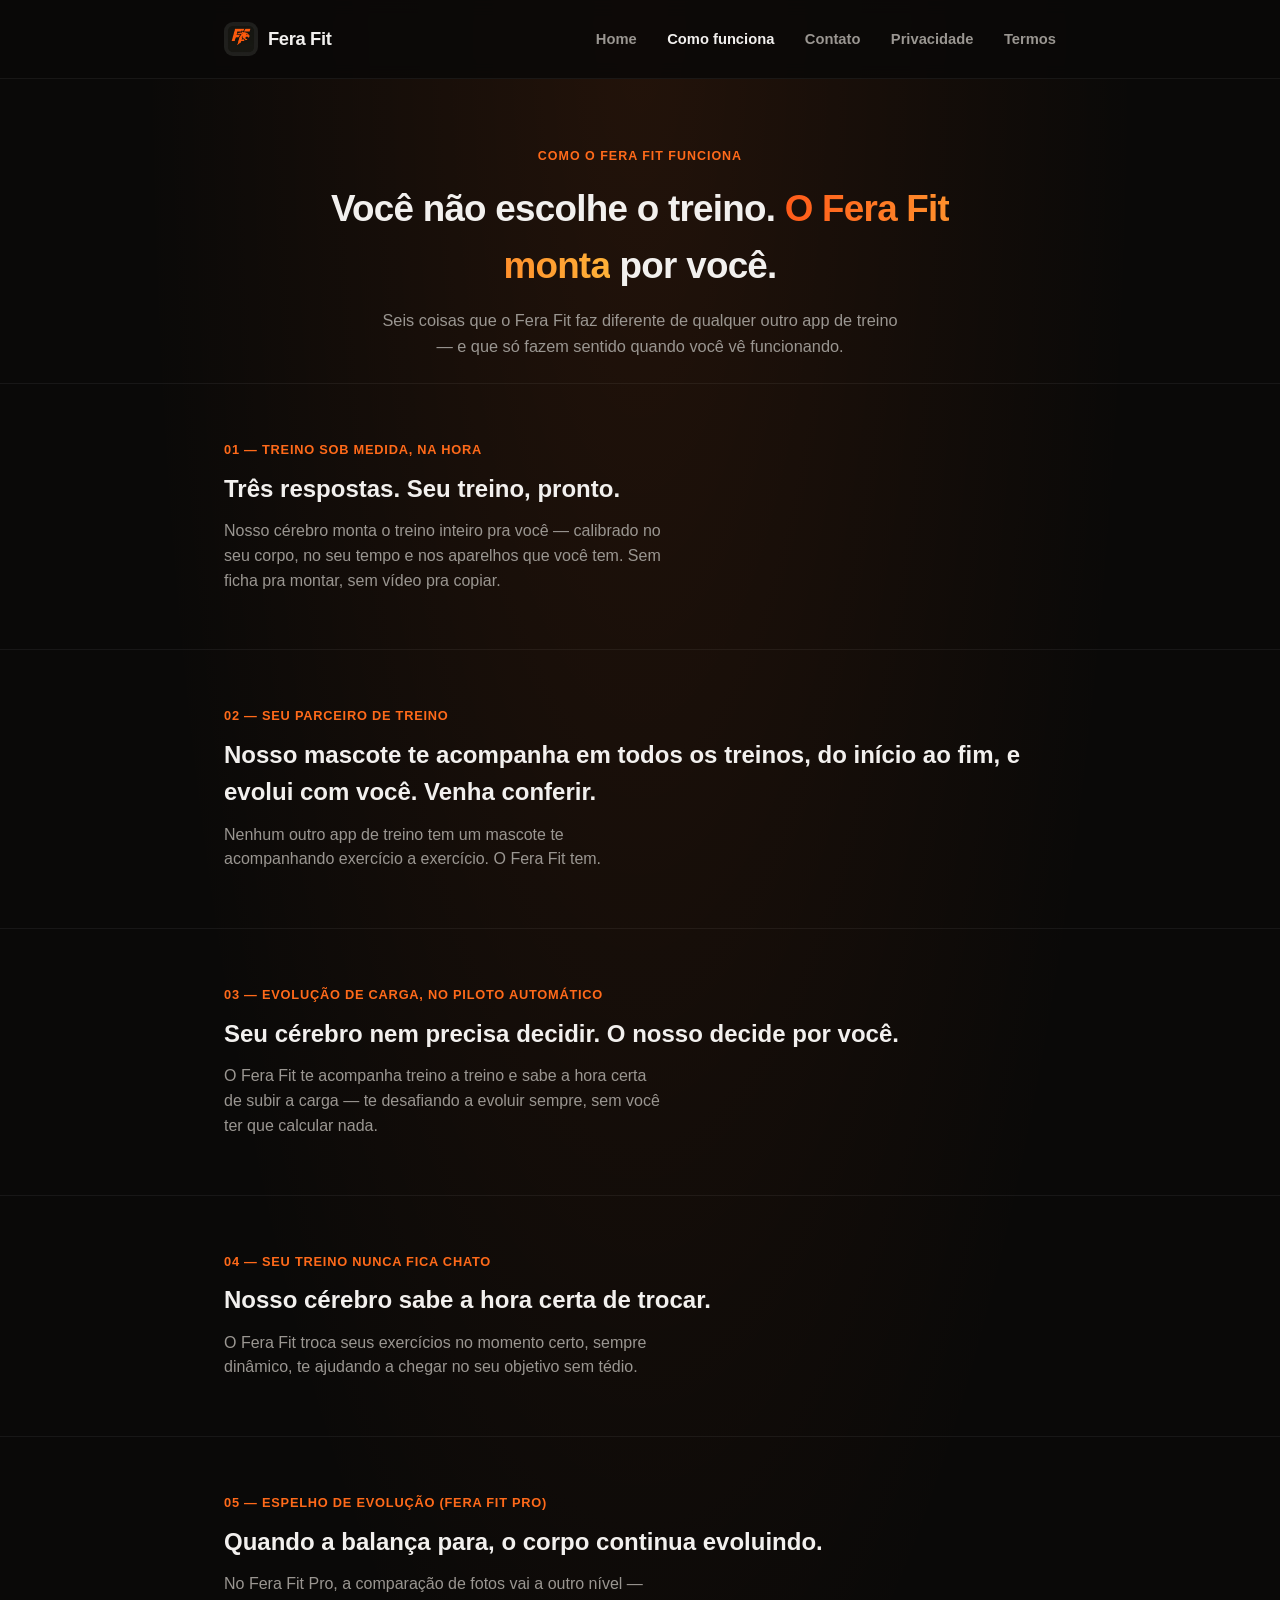
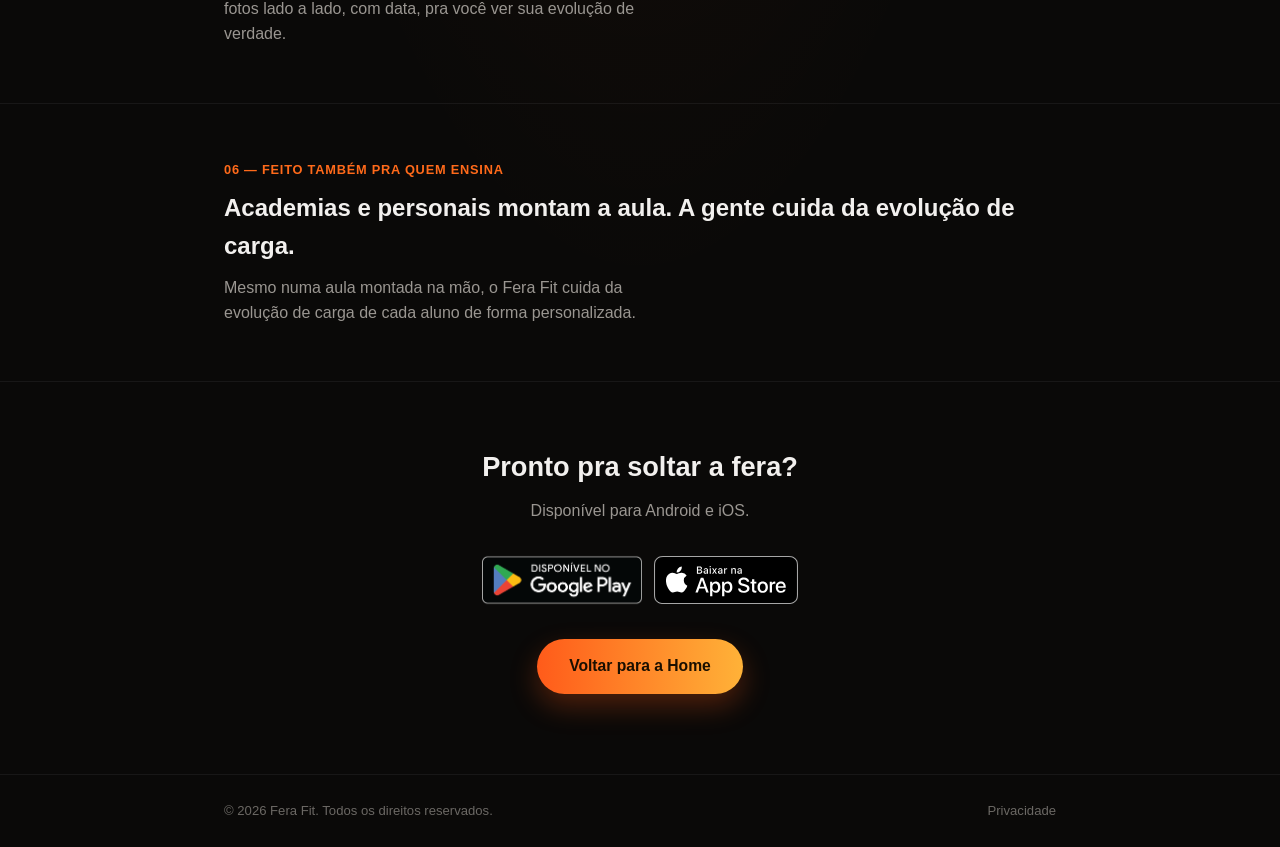
<file: apresentacao.html>
<!DOCTYPE html>
<html lang="pt-BR">
<head>
  <meta charset="UTF-8">
  <meta name="viewport" content="width=device-width, initial-scale=1.0">
  <title>Como o Fera Fit funciona — Fera Fit</title>
  <meta name="description" content="Conheça os diferenciais do Fera Fit: treino montado automaticamente, evolução de carga, rodízio por fase e espelho de evolução por fotos.">
  <link rel="icon" href="assets/img/favicon.png">
  <link rel="stylesheet" href="assets/css/style.css">
</head>
<body>
  <header class="site-header">
    <div class="container">
      <a class="marca" href="index.html">
        <img src="assets/img/logo.png" alt="Logotipo do Fera Fit: as letras F e F com a cabeça de uma onça">
        <span>Fera Fit</span>
      </a>
      <nav class="site-nav">
        <a href="index.html">Home</a>
        <a class="ativo" href="apresentacao.html">Como funciona</a>
        <a href="contato.html">Contato</a>
        <a href="privacidade.html">Privacidade</a>
        <a href="termos.html">Termos</a>
      </nav>
    </div>
  </header>

  <main>
    <section class="apresentacao-hero">
      <div class="container">
        <span class="eyebrow">Como o Fera Fit funciona</span>
        <h1>Você não escolhe o treino. <span class="gradiente-texto">O Fera Fit monta</span> por você.</h1>
        <p class="subtitle">
          Seis coisas que o Fera Fit faz diferente de qualquer outro app de treino<br>
          — e que só fazem sentido quando você vê funcionando.
        </p>
      </div>
    </section>

    <!-- D103-A: as 6 molduras de imagem provisória foram retiradas para o Dia D; quando houver telas reais, reinserir um bloco ".tela-app .moldura" com <img> em cada ".diferencial" (240x500 no desktop; arte 720x1500). -->

    <section class="diferencial">
      <div class="container">
        <div class="diferencial-texto">
          <div class="numero">01 — TREINO SOB MEDIDA, NA HORA</div>
          <h3>Três respostas. Seu treino, pronto.</h3>
          <p>
            Nosso cérebro monta o treino inteiro pra você — calibrado no seu corpo, no seu
            tempo e nos aparelhos que você tem. Sem ficha pra montar, sem vídeo pra copiar.
          </p>
        </div>
      </div>
    </section>

    <section class="diferencial inverso">
      <div class="container">
        <div class="diferencial-texto">
          <div class="numero">02 — SEU PARCEIRO DE TREINO</div>
          <h3>Nosso mascote te acompanha em todos os treinos, do início ao fim, e evolui com você. Venha conferir.</h3>
          <p>
            Nenhum outro app de treino tem um mascote te acompanhando exercício a exercício.
            O Fera Fit tem.
          </p>
        </div>
      </div>
    </section>

    <section class="diferencial">
      <div class="container">
        <div class="diferencial-texto">
          <div class="numero">03 — EVOLUÇÃO DE CARGA, NO PILOTO AUTOMÁTICO</div>
          <h3>Seu cérebro nem precisa decidir. O nosso decide por você.</h3>
          <p>
            O Fera Fit te acompanha treino a treino e sabe a hora certa de subir a carga —
            te desafiando a evoluir sempre, sem você ter que calcular nada.
          </p>
        </div>
      </div>
    </section>

    <section class="diferencial inverso">
      <div class="container">
        <div class="diferencial-texto">
          <div class="numero">04 — SEU TREINO NUNCA FICA CHATO</div>
          <h3>Nosso cérebro sabe a hora certa de trocar.</h3>
          <p>
            O Fera Fit troca seus exercícios no momento certo, sempre dinâmico, te ajudando
            a chegar no seu objetivo sem tédio.
          </p>
        </div>
      </div>
    </section>

    <section class="diferencial">
      <div class="container">
        <div class="diferencial-texto">
          <div class="numero">05 — ESPELHO DE EVOLUÇÃO (FERA FIT PRO)</div>
          <h3>Quando a balança para, o corpo continua evoluindo.</h3>
          <p>
            No Fera Fit Pro, a comparação de fotos vai a outro nível — fotos lado a lado,
            com data, pra você ver sua evolução de verdade.
          </p>
        </div>
      </div>
    </section>

    <section class="diferencial inverso">
      <div class="container">
        <div class="diferencial-texto">
          <div class="numero">06 — FEITO TAMBÉM PRA QUEM ENSINA</div>
          <h3>Academias e personais montam a aula. A gente cuida da evolução de carga.</h3>
          <p>
            Mesmo numa aula montada na mão, o Fera Fit cuida da evolução de carga de cada
            aluno de forma personalizada.
          </p>
        </div>
      </div>
    </section>

    <section class="cta-final">
      <div class="container">
        <h2>Pronto pra soltar a fera?</h2>
        <p>Disponível para Android e iOS.</p>
        <div class="lojas">
          <a class="selo-loja selo-play" href="https://play.google.com/store/apps/details?id=com.ferafit.app" rel="noopener" aria-label="Baixar o Fera Fit no Google Play"><img src="assets/img/lojas/selo-google-play-pt-br.png" alt="Disponível no Google Play" width="646" height="250"></a>
          <a class="selo-loja selo-apple" href="https://apps.apple.com/br/app/id6816204714" rel="noopener" aria-label="Baixar o Fera Fit na App Store"><img src="assets/img/lojas/selo-app-store-pt-br.svg" alt="Baixar na App Store" width="120" height="40"></a>
        </div>
        <a class="botao-primario" href="index.html">Voltar para a Home</a>
      </div>
    </section>
  </main>

  <footer class="site-footer">
    <div class="container">
      <span>&copy; 2026 Fera Fit. Todos os direitos reservados.</span>
      <a href="privacidade.html">Privacidade</a>
    </div>
  </footer>
</body>
</html>
</file>
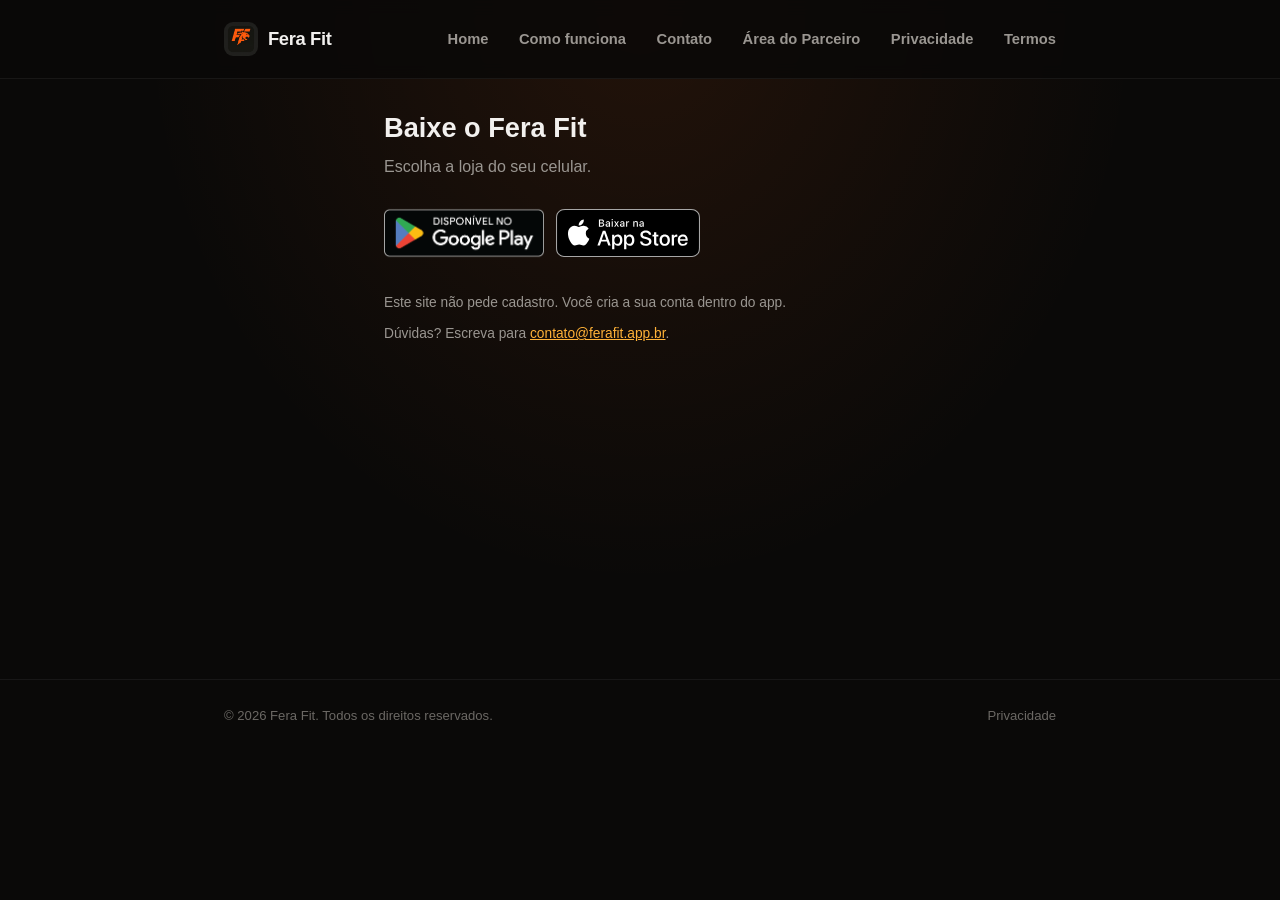
<file: baixar.html>
<!DOCTYPE html>
<html lang="pt-BR">
<head>
  <meta charset="UTF-8">
  <meta name="viewport" content="width=device-width, initial-scale=1.0">
  <title>Baixe o Fera Fit</title>
  <meta name="description" content="Baixe o Fera Fit na App Store (iPhone) ou no Google Play (Android). Sem cadastro neste site.">
  <link rel="icon" href="assets/img/favicon.png">
  <!-- D103: prévia de link (Open Graph + Twitter Card) -->
  <link rel="canonical" href="https://ferafit.app.br/baixar.html">
  <meta property="og:site_name" content="Fera Fit">
  <meta property="og:type" content="website">
  <meta property="og:locale" content="pt_BR">
  <meta property="og:url" content="https://ferafit.app.br/baixar.html">
  <meta property="og:title" content="Baixe o Fera Fit">
  <meta property="og:description" content="Baixe o Fera Fit na App Store (iPhone) ou no Google Play (Android). Sem cadastro neste site.">
  <meta property="og:image" content="https://ferafit.app.br/assets/img/og-image.jpg">
  <meta property="og:image:type" content="image/jpeg">
  <meta property="og:image:width" content="1200">
  <meta property="og:image:height" content="630">
  <meta property="og:image:alt" content="Fera Fit: logotipo e a onça mascote levantando uma barra com anilhas. Frase: Solta a fera.">
  <meta name="twitter:card" content="summary_large_image">
  <meta name="twitter:title" content="Baixe o Fera Fit">
  <meta name="twitter:description" content="Baixe o Fera Fit na App Store (iPhone) ou no Google Play (Android). Sem cadastro neste site.">
  <meta name="twitter:image" content="https://ferafit.app.br/assets/img/og-image.jpg">
  <meta name="twitter:image:alt" content="Fera Fit: logotipo e a onça mascote levantando uma barra com anilhas. Frase: Solta a fera.">
  <link rel="stylesheet" href="assets/css/style.css">
</head>
<body>
  <header class="site-header">
    <div class="container">
      <a class="marca" href="index.html">
        <img src="assets/img/logo.png" alt="Logotipo do Fera Fit: as letras F e F com a cabeça de uma onça">
        <span>Fera Fit</span>
      </a>
      <nav class="site-nav">
        <a href="index.html">Home</a>
        <a href="apresentacao.html">Como funciona</a>
        <a href="contato.html">Contato</a>
        <a href="parceiro.html">Área do Parceiro</a>
        <a href="privacidade.html">Privacidade</a>
        <a href="termos.html">Termos</a>
      </nav>
    </div>
  </header>

  <main>
    <section class="pagina-baixar">
      <div class="container">
        <h1>Baixe o Fera Fit</h1>
        <p class="subtitulo">Escolha a loja do seu celular.</p>
        <div class="lojas">
          <a class="selo-loja selo-play" href="https://play.google.com/store/apps/details?id=com.ferafit.app" rel="noopener" aria-label="Baixar o Fera Fit no Google Play"><img src="assets/img/lojas/selo-google-play-pt-br.png" alt="Disponível no Google Play" width="646" height="250"></a>
          <a class="selo-loja selo-apple" href="https://apps.apple.com/br/app/id6816204714" rel="noopener" aria-label="Baixar o Fera Fit na App Store"><img src="assets/img/lojas/selo-app-store-pt-br.svg" alt="Baixar na App Store" width="120" height="40"></a>
        </div>
        <p class="nota-baixar">Este site não pede cadastro. Você cria a sua conta dentro do app.</p>
        <p class="nota-baixar">Dúvidas? Escreva para <a href="mailto:contato@ferafit.app.br">contato@ferafit.app.br</a>.</p>
      </div>
    </section>
  </main>

  <footer class="site-footer">
    <div class="container">
      <span>&copy; 2026 Fera Fit. Todos os direitos reservados.</span>
      <a href="privacidade.html">Privacidade</a>
    </div>
  </footer>
</body>
</html>
</file>
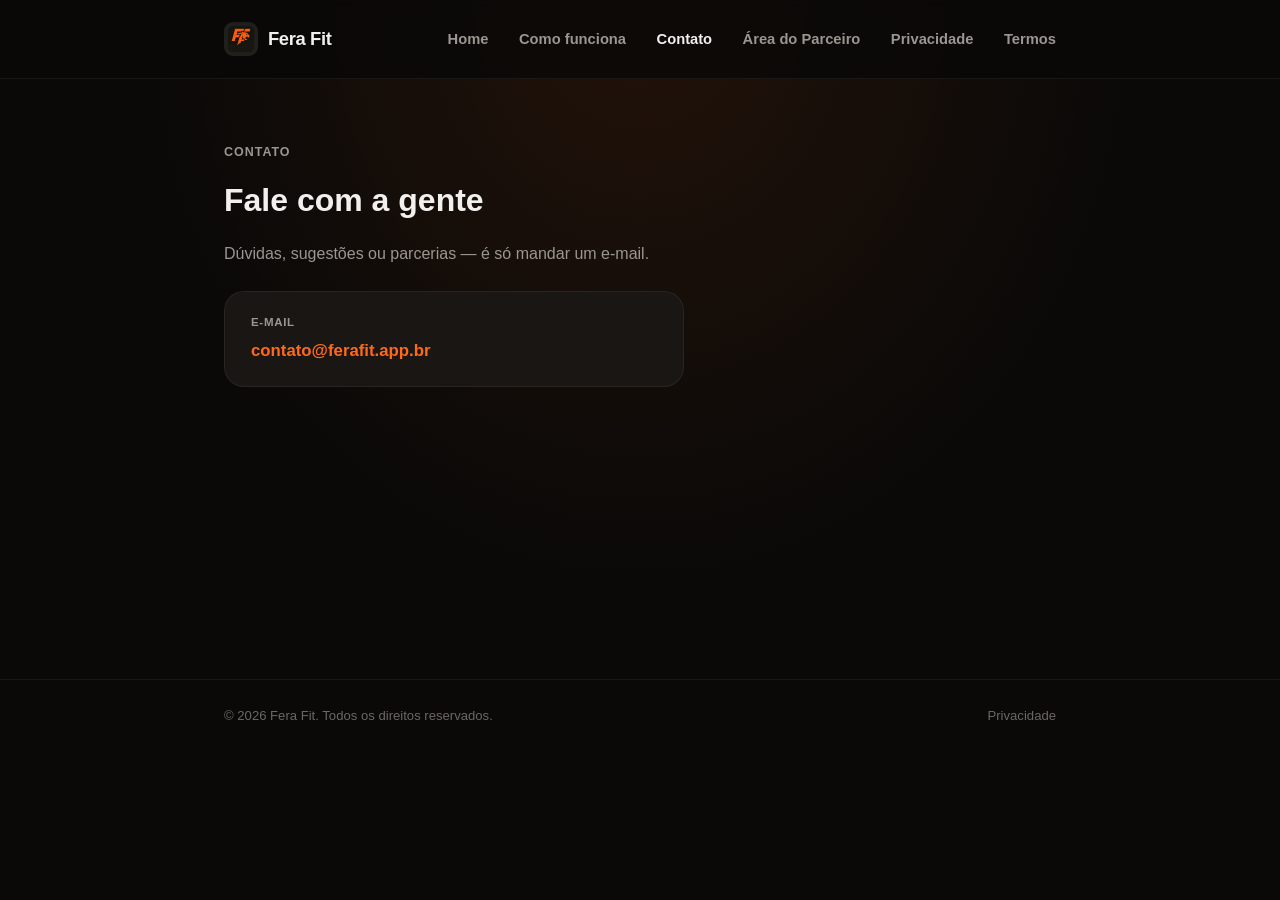
<file: contato.html>
<!DOCTYPE html>
<html lang="pt-BR">
<head>
  <meta charset="UTF-8">
  <meta name="viewport" content="width=device-width, initial-scale=1.0">
  <title>Contato — Fera Fit</title>
  <meta name="description" content="Fale com o time do Fera Fit.">
  <link rel="icon" href="assets/img/favicon.png">
  <!-- D094: prévia de link (Open Graph + Twitter Card) -->
  <link rel="canonical" href="https://ferafit.app.br/contato.html">
  <meta property="og:site_name" content="Fera Fit">
  <meta property="og:type" content="website">
  <meta property="og:locale" content="pt_BR">
  <meta property="og:url" content="https://ferafit.app.br/contato.html">
  <meta property="og:title" content="Contato — Fera Fit">
  <meta property="og:description" content="Fale com o time do Fera Fit.">
  <meta property="og:image" content="https://ferafit.app.br/assets/img/og-image.jpg">
  <meta property="og:image:type" content="image/jpeg">
  <meta property="og:image:width" content="1200">
  <meta property="og:image:height" content="630">
  <meta property="og:image:alt" content="Fera Fit: logotipo e a onça mascote levantando uma barra com anilhas. Frase: Solta a fera.">
  <meta name="twitter:card" content="summary_large_image">
  <meta name="twitter:title" content="Contato — Fera Fit">
  <meta name="twitter:description" content="Fale com o time do Fera Fit.">
  <meta name="twitter:image" content="https://ferafit.app.br/assets/img/og-image.jpg">
  <meta name="twitter:image:alt" content="Fera Fit: logotipo e a onça mascote levantando uma barra com anilhas. Frase: Solta a fera.">
  <link rel="stylesheet" href="assets/css/style.css">
</head>
<body>
  <header class="site-header">
    <div class="container">
      <a class="marca" href="index.html">
        <img src="assets/img/logo.png" alt="Logotipo do Fera Fit: as letras F e F com a cabeça de uma onça">
        <span>Fera Fit</span>
      </a>
      <nav class="site-nav">
        <a href="index.html">Home</a>
        <a href="apresentacao.html">Como funciona</a>
        <a class="ativo" href="contato.html">Contato</a>
        <a href="parceiro.html">Área do Parceiro</a>
        <a href="privacidade.html">Privacidade</a>
        <a href="termos.html">Termos</a>
      </nav>
    </div>
  </header>

  <main>
    <section class="pagina-simples">
      <div class="container">
        <p class="label-secao">Contato</p>
        <h1>Fale com a gente</h1>
        <p>Dúvidas, sugestões ou parcerias — é só mandar um e-mail.</p>
        <div class="contato-card">
          <div class="rotulo-mini">E-mail</div>
          <a class="email" href="mailto:contato@ferafit.app.br">contato@ferafit.app.br</a>
        </div>
      </div>
    </section>
  </main>

  <footer class="site-footer">
    <div class="container">
      <span>&copy; 2026 Fera Fit. Todos os direitos reservados.</span>
      <a href="privacidade.html">Privacidade</a>
    </div>
  </footer>
</body>
</html>
</file>
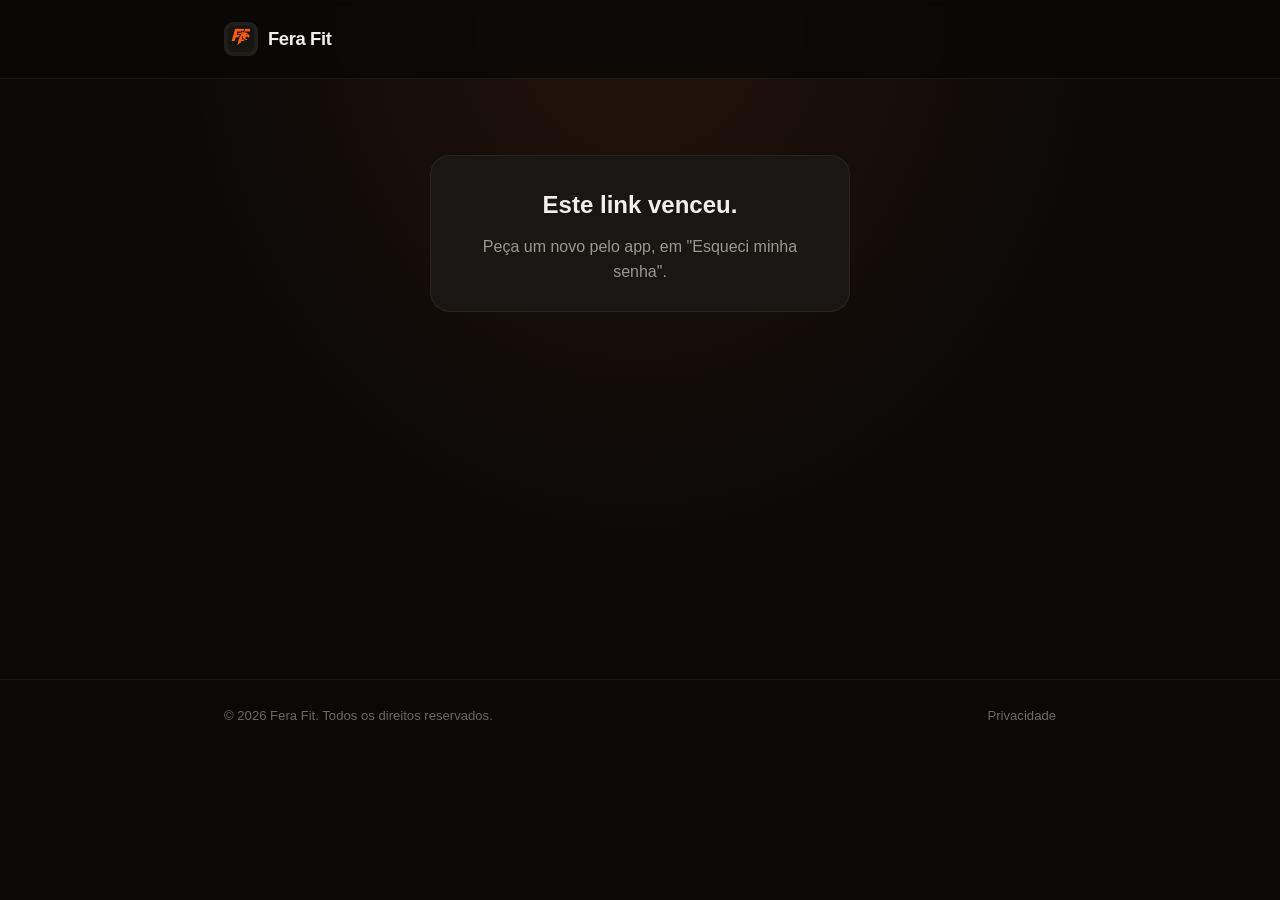
<file: criar-senha.html>
<!DOCTYPE html>
<html lang="pt-BR">
<head>
  <meta charset="UTF-8">
  <meta name="viewport" content="width=device-width, initial-scale=1.0">
  <title>Criar senha — Fera Fit</title>
  <meta name="description" content="Crie sua senha de acesso ao Fera Fit.">
  <meta name="robots" content="noindex, nofollow">
  <link rel="icon" href="assets/img/favicon.png">
  <link rel="stylesheet" href="assets/css/style.css">
  <!-- Biblioteca hospedada localmente (não via CDN de terceiro) — D010, 17/09/2026, achado da Segurança.
       Versão baixada: @supabase/supabase-js@2.116.0 (dist/umd/supabase.js). Para atualizar, baixar de novo
       de https://cdn.jsdelivr.net/npm/@supabase/supabase-js@2.X.X e substituir este arquivo. -->
  <script src="assets/js/supabase.js"></script>
</head>
<body>
  <header class="site-header">
    <div class="container">
      <a class="marca" href="index.html">
        <img src="assets/img/logo.png" alt="Logotipo do Fera Fit: as letras F e F com a cabeça de uma onça">
        <span>Fera Fit</span>
      </a>
    </div>
  </header>

  <main>
    <section class="bloco">
      <div class="container">
        <div class="parceiro-box" style="max-width:420px;">

          <!-- ESTADO: verificando o link -->
          <div id="estado-carregando">
            <p style="color:var(--texto-secundario);text-align:center;margin:0;">Verificando seu link...</p>
          </div>

          <!-- ESTADO: formulário de nova senha -->
          <div id="estado-formulario" style="display:none;">
            <h1 style="font-size:1.5rem;font-weight:800;margin:0 0 20px;text-align:center;">Criar nova senha</h1>

            <div class="campo">
              <label for="senha-nova">Nova senha</label>
              <div style="position:relative;">
                <input id="senha-nova" type="password" placeholder="Pelo menos 8 caracteres" autocomplete="new-password" minlength="8" style="padding-right:44px;">
                <button type="button" class="botao-olho-senha" data-alvo="senha-nova" onclick="alternarVisibilidadeSenha(this)" aria-label="Mostrar senha" style="position:absolute;right:6px;top:50%;transform:translateY(-50%);background:none;border:none;padding:8px;cursor:pointer;color:var(--texto-secundario);display:flex;align-items:center;">
                  <svg class="icone-olho-aberto" width="20" height="20" viewBox="0 0 24 24" fill="none" stroke="currentColor" stroke-width="2" stroke-linecap="round" stroke-linejoin="round"><path d="M1 12s4-8 11-8 11 8 11 8-4 8-11 8-11-8-11-8Z"></path><circle cx="12" cy="12" r="3"></circle></svg>
                  <svg class="icone-olho-fechado" width="20" height="20" viewBox="0 0 24 24" fill="none" stroke="currentColor" stroke-width="2" stroke-linecap="round" stroke-linejoin="round" style="display:none;"><path d="M17.94 17.94A10.94 10.94 0 0 1 12 20c-7 0-11-8-11-8a19.86 19.86 0 0 1 5.06-5.94M9.9 4.24A9.12 9.12 0 0 1 12 4c7 0 11 8 11 8a19.5 19.5 0 0 1-2.16 3.19m-6.72-1.07a3 3 0 1 1-4.24-4.24"></path><line x1="1" y1="1" x2="23" y2="23"></line></svg>
                </button>
              </div>
            </div>
            <div class="campo">
              <label for="senha-repetir">Repita a nova senha</label>
              <div style="position:relative;">
                <input id="senha-repetir" type="password" placeholder="Repita a senha" autocomplete="new-password" minlength="8" style="padding-right:44px;">
                <button type="button" class="botao-olho-senha" data-alvo="senha-repetir" onclick="alternarVisibilidadeSenha(this)" aria-label="Mostrar senha" style="position:absolute;right:6px;top:50%;transform:translateY(-50%);background:none;border:none;padding:8px;cursor:pointer;color:var(--texto-secundario);display:flex;align-items:center;">
                  <svg class="icone-olho-aberto" width="20" height="20" viewBox="0 0 24 24" fill="none" stroke="currentColor" stroke-width="2" stroke-linecap="round" stroke-linejoin="round"><path d="M1 12s4-8 11-8 11 8 11 8-4 8-11 8-11-8-11-8Z"></path><circle cx="12" cy="12" r="3"></circle></svg>
                  <svg class="icone-olho-fechado" width="20" height="20" viewBox="0 0 24 24" fill="none" stroke="currentColor" stroke-width="2" stroke-linecap="round" stroke-linejoin="round" style="display:none;"><path d="M17.94 17.94A10.94 10.94 0 0 1 12 20c-7 0-11-8-11-8a19.86 19.86 0 0 1 5.06-5.94M9.9 4.24A9.12 9.12 0 0 1 12 4c7 0 11 8 11 8a19.5 19.5 0 0 1-2.16 3.19m-6.72-1.07a3 3 0 1 1-4.24-4.24"></path><line x1="1" y1="1" x2="23" y2="23"></line></svg>
                </button>
              </div>
            </div>

            <p id="erro-formulario" style="display:none;color:#ff6a6a;font-size:0.85rem;margin:-6px 0 14px;"></p>

            <button class="botao-primario largura-total" type="button" id="botao-salvar" onclick="salvarSenha()">
              Salvar nova senha
            </button>
          </div>

          <!-- ESTADO: sucesso -->
          <div id="estado-sucesso" style="display:none;text-align:center;">
            <h1 style="font-size:1.5rem;font-weight:800;margin:0 0 12px;">Senha alterada.</h1>
            <p style="color:var(--texto-secundario);margin:0;">Volte para o app e entre com a nova senha.</p>
          </div>

          <!-- ESTADO: link inválido/expirado -->
          <div id="estado-invalido" style="display:none;text-align:center;">
            <h1 style="font-size:1.5rem;font-weight:800;margin:0 0 12px;">Este link venceu.</h1>
            <p style="color:var(--texto-secundario);margin:0;">Peça um novo pelo app, em "Esqueci minha senha".</p>
          </div>

        </div>
      </div>
    </section>
  </main>

  <footer class="site-footer">
    <div class="container">
      <span>&copy; 2026 Fera Fit. Todos os direitos reservados.</span>
      <a href="privacidade.html">Privacidade</a>
    </div>
  </footer>

  <script>
    // Credenciais públicas do projeto Supabase (fera-fit-prod).
    // A chave "publishable" é feita para rodar no navegador — quem protege os dados é o RLS do banco.
    // Trocada de "anon" (formato antigo) para "publishable" (formato novo) em 2026-09-28, D034 do Orquestrador.
    // Fonte: Supabase → Settings → API Keys → Publishable key (IA de Backend e Infraestrutura, D070).
    var SUPABASE_URL = "https://jgzbxouzqtwfjapnfooj.supabase.co";
    var SUPABASE_PUBLISHABLE_KEY = "sb_publishable_vKEyW3okSfWu_RtxR-vbuw_Vl711Dy_";

    var supabaseClient = window.supabase.createClient(SUPABASE_URL, SUPABASE_PUBLISHABLE_KEY, {
      // persistSession: false — a sessão só existe durante a troca de senha, não sobrevive depois.
      // Achado da Segurança (D010, 17/09/2026): sem isso, o token de recuperação ficava
      // gravado no localStorage do navegador mesmo depois da senha trocada.
      // flowType: "implicit" — corrigido na D039 (2026-09-29). O app pede o link com
      // signInWithOtp/emailRedirectTo, que usa o fluxo implícito (token vem no fragmento
      // #access_token=...). Estava "pkce" por engano, e a biblioteca do Supabase recusa
      // todo link (erro "Not a valid PKCE flow url") quando o formato não bate com o
      // flowType configurado aqui — não é o link que vencia, era a página que recusava.
      auth: { detectSessionInUrl: true, flowType: "implicit", persistSession: false }
    });

    var MIN_CARACTERES = 8;

    // D040 (2026-09-29): a sessão de recuperação não é mais encerrada a cada erro (isso
    // fazia a segunda tentativa falhar sempre por "sessão ausente", mesmo com senha válida
    // -- achado do Orquestrador no código publicado da D039). Agora só encerra no sucesso,
    // ao sair da página, ou depois de 5 falhas seguidas (trava de segurança, já que
    // persistSession:false por si só descarta a sessão ao fechar a aba).
    var FALHAS_SEGUIDAS_SENHA = 0;
    var LIMITE_FALHAS_SIGNOUT = 5;

    window.addEventListener("pagehide", function () {
      try { supabaseClient.auth.signOut(); } catch (e) {}
    });

    // Botão de olho para mostrar/esconder a senha digitada (pedido de Murilo, 2026-09-29).
    function alternarVisibilidadeSenha(botao) {
      var input = document.getElementById(botao.getAttribute("data-alvo"));
      var mostrando = input.type === "text";
      input.type = mostrando ? "password" : "text";
      botao.querySelector(".icone-olho-aberto").style.display = mostrando ? "block" : "none";
      botao.querySelector(".icone-olho-fechado").style.display = mostrando ? "none" : "block";
      botao.setAttribute("aria-label", mostrando ? "Mostrar senha" : "Esconder senha");
    }

    function mostrarEstado(id) {
      ["estado-carregando", "estado-formulario", "estado-sucesso", "estado-invalido"].forEach(function (e) {
        document.getElementById(e).style.display = (e === id) ? "block" : "none";
      });
    }

    async function verificarLink() {
      try {
        var resultado = await supabaseClient.auth.getSession();
        var session = resultado.data.session;
        // Limpa o fragmento (#access_token=...) do endereço assim que a sessão é lida —
        // nunca deixar o token na barra de endereço, no histórico ou em print (D039).
        // Seguro chamar mesmo se a biblioteca já limpou: replaceState não recarrega
        // a página e não cria uma nova entrada no histórico.
        if (window.location.hash) {
          window.history.replaceState(null, "", window.location.pathname);
        }
        if (session) {
          mostrarEstado("estado-formulario");
        } else {
          mostrarEstado("estado-invalido");
        }
      } catch (e) {
        if (window.location.hash) {
          window.history.replaceState(null, "", window.location.pathname);
        }
        mostrarEstado("estado-invalido");
      }
    }

    // Código real do erro, para mostrar em letra pequena na tela (D040, item 2) — Murilo
    // testa pelo celular, sem F12, então precisa do código no print para sabermos a causa.
    // Nunca inclui token, senha nem e-mail: só o código/status que o próprio Supabase devolve.
    function codigoDoErro(erro) {
      if (!erro) return null;
      if (erro.code) return String(erro.code);
      if (typeof erro.status === "number") return String(erro.status);
      return null;
    }

    // Item 3 da D040: distingue "a sessão acabou de verdade" (não adianta tentar de novo
    // nesta mesma página, precisa de link novo) dos outros erros (onde tentar de novo pode
    // funcionar). AuthSessionMissingError é a classe que a biblioteca usa tanto para "não
    // tinha sessão nenhuma" quanto para o código de servidor "session_not_found".
    function sessaoRealmenteAcabou(erro) {
      if (!erro) return false;
      if (erro.name === "AuthSessionMissingError") return true;
      if (erro.code === "session_not_found") return true;
      if (erro.status === 401 || erro.status === 403) return true;
      return false;
    }

    async function tratarErroSalvar(erro) {
      // Registra o código/mensagem real no console também (nunca o token) — cobre quem
      // consegue abrir o F12, além do código já visível na tela para quem não consegue.
      console.error("criar-senha.html: updateUser falhou", { name: erro && erro.name, code: erro && erro.code, status: erro && erro.status, message: erro && erro.message });

      if (sessaoRealmenteAcabou(erro)) {
        // "Tenta de novo em instantes" não ajuda quando a sessão já era — pede link novo.
        mostrarEstado("estado-invalido");
        return;
      }

      var erroEl = document.getElementById("erro-formulario");
      var botao = document.getElementById("botao-salvar");

      FALHAS_SEGUIDAS_SENHA++;

      // Achado E15 (23/09/2026): quando o Supabase recusa a senha por ela já ter
      // aparecido em vazamentos conhecidos (checagem HaveIBeenPwned), mostra um aviso
      // específico em vez do erro genérico. Texto definido por Murilo.
      // Correção D041 (2026-09-30): a checagem procurava `erro.weak_password.reasons`,
      // mas a classe real que a biblioteca lança (`AuthWeakPasswordError`) guarda a lista
      // em `erro.reasons` (propriedade própria da classe, não um objeto aninhado) -- por
      // isso o aviso nunca aparecia, mesmo com o motivo certo vindo do servidor. Lê
      // `erro.reasons` e, por segurança/compatibilidade, também `erro.weak_password?.reasons`
      // caso esse formato apareça em alguma versão futura da biblioteca.
      var motivosSenhaFraca = (erro && Array.isArray(erro.reasons) && erro.reasons) ||
        (erro && erro.weak_password && Array.isArray(erro.weak_password.reasons) && erro.weak_password.reasons) ||
        [];
      var ehSenhaFraca = erro && erro.code === "weak_password";
      var senhaVazada = ehSenhaFraca && motivosSenhaFraca.indexOf("pwned") !== -1;
      var senhaCurtaOuCaracteres = ehSenhaFraca && !senhaVazada &&
        (motivosSenhaFraca.indexOf("length") !== -1 || motivosSenhaFraca.indexOf("characters") !== -1);
      // Hipótese (não confirmada) de uma rodada anterior: o Supabase também pode recusar
      // quando a nova senha é igual à atual (código "same_password"). Mensagem específica
      // só quando o código realmente vier assim — nos outros casos, mensagem genérica +
      // o código na tela (item 2 da D040), em vez de eu tentar adivinhar mais causas.
      var senhaIgualAnterior = erro && erro.code === "same_password";

      var mensagem = senhaVazada
        ? "Essa senha já apareceu em vazamentos de dados na internet. Escolha outra. Uma frase com 3 ou 4 palavras funciona bem."
        : senhaCurtaOuCaracteres
          ? "A senha precisa de " + MIN_CARACTERES + " caracteres, com uma combinação mais forte."
          : senhaIgualAnterior
            ? "Essa já é sua senha atual. Escolha uma senha diferente da anterior."
            : "Não deu pra salvar agora. Tenta de novo em instantes.";

      erroEl.innerHTML = "";
      erroEl.appendChild(document.createTextNode(mensagem));
      var codigo = codigoDoErro(erro);
      if (codigo) {
        var linhaCodigo = document.createElement("span");
        linhaCodigo.style.display = "block";
        linhaCodigo.style.fontSize = "0.72rem";
        linhaCodigo.style.color = "var(--texto-secundario)";
        linhaCodigo.style.marginTop = "4px";
        linhaCodigo.textContent = "(código: " + codigo + ")";
        erroEl.appendChild(linhaCodigo);
      }
      erroEl.style.display = "block";
      botao.disabled = false;
      botao.textContent = "Salvar nova senha";

      // D040: não encerra mais a sessão em toda falha (ver comentário na declaração de
      // FALHAS_SEGUIDAS_SENHA) — só depois de 5 falhas seguidas, como trava de segurança.
      if (FALHAS_SEGUIDAS_SENHA >= LIMITE_FALHAS_SIGNOUT) {
        try { await supabaseClient.auth.signOut(); } catch (e2) {}
      }
    }

    async function salvarSenha() {
      var nova = document.getElementById("senha-nova").value;
      var repetir = document.getElementById("senha-repetir").value;
      var erroEl = document.getElementById("erro-formulario");
      var botao = document.getElementById("botao-salvar");

      erroEl.style.display = "none";

      if (nova.length < MIN_CARACTERES) {
        erroEl.textContent = "A senha precisa de " + MIN_CARACTERES + " caracteres.";
        erroEl.style.display = "block";
        return;
      }
      if (nova !== repetir) {
        erroEl.textContent = "As senhas não coincidem.";
        erroEl.style.display = "block";
        return;
      }

      botao.disabled = true;
      botao.textContent = "Salvando...";

      try {
        var resultado = await supabaseClient.auth.updateUser({ password: nova });
        if (resultado.error) {
          await tratarErroSalvar(resultado.error);
          return;
        }
        FALHAS_SEGUIDAS_SENHA = 0;
        // Encerra a sessão de recuperação assim que a senha é trocada — ela não deve
        // continuar válida no navegador depois disso (D010, achado da Segurança, 17/09/2026).
        // A pessoa volta pro app e entra de novo com a senha nova, como o texto já orienta.
        await supabaseClient.auth.signOut();
        mostrarEstado("estado-sucesso");
      } catch (e) {
        await tratarErroSalvar(e);
      }
    }

    verificarLink();
  </script>
</body>
</html>
</file>
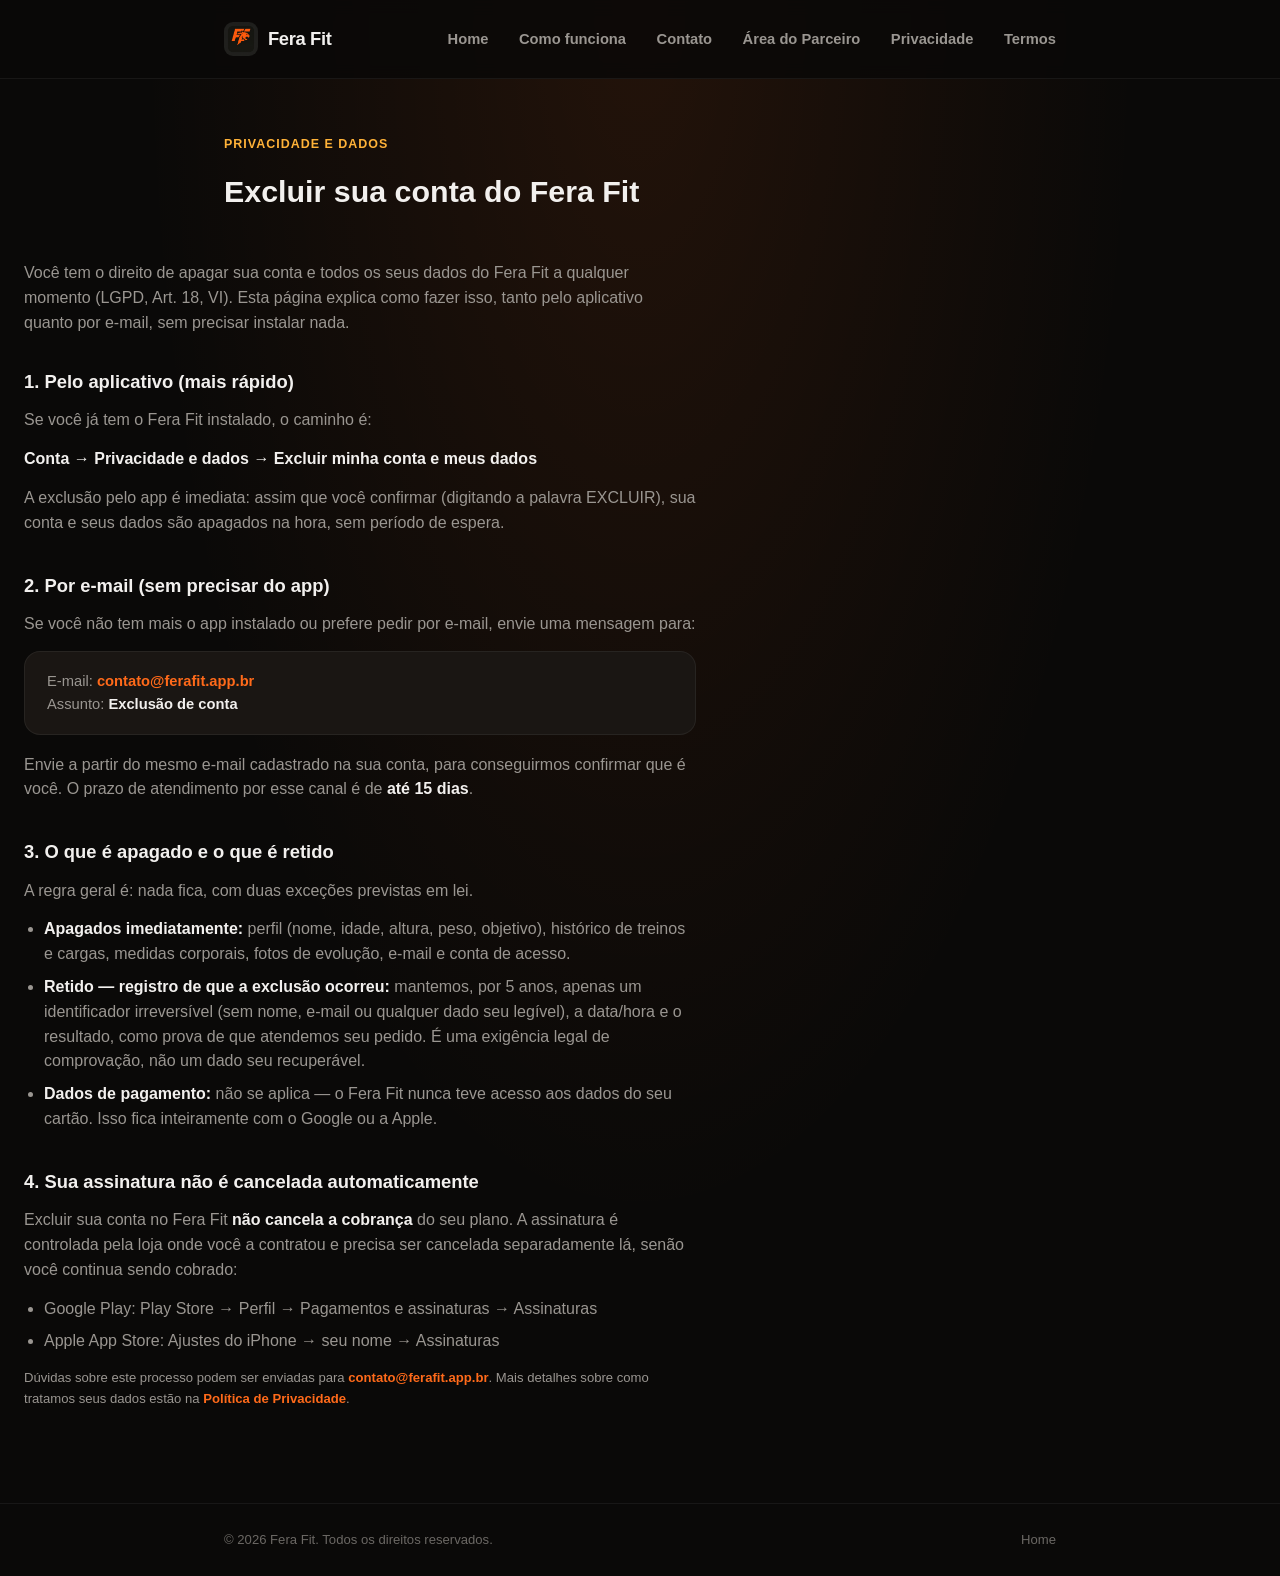
<file: excluir-conta.html>
<!DOCTYPE html>
<html lang="pt-BR">
<head>
  <meta charset="UTF-8">
  <meta name="viewport" content="width=device-width, initial-scale=1.0">
  <title>Excluir sua conta — Fera Fit</title>
  <meta name="description" content="Como excluir sua conta e seus dados do Fera Fit.">
  <link rel="icon" href="assets/img/favicon.png">
  <!-- D094: prévia de link (Open Graph + Twitter Card) -->
  <link rel="canonical" href="https://ferafit.app.br/excluir-conta.html">
  <meta property="og:site_name" content="Fera Fit">
  <meta property="og:type" content="website">
  <meta property="og:locale" content="pt_BR">
  <meta property="og:url" content="https://ferafit.app.br/excluir-conta.html">
  <meta property="og:title" content="Excluir sua conta — Fera Fit">
  <meta property="og:description" content="Como excluir sua conta e seus dados do Fera Fit.">
  <meta property="og:image" content="https://ferafit.app.br/assets/img/og-image.jpg">
  <meta property="og:image:type" content="image/jpeg">
  <meta property="og:image:width" content="1200">
  <meta property="og:image:height" content="630">
  <meta property="og:image:alt" content="Fera Fit: logotipo e a onça mascote levantando uma barra com anilhas. Frase: Solta a fera.">
  <meta name="twitter:card" content="summary_large_image">
  <meta name="twitter:title" content="Excluir sua conta — Fera Fit">
  <meta name="twitter:description" content="Como excluir sua conta e seus dados do Fera Fit.">
  <meta name="twitter:image" content="https://ferafit.app.br/assets/img/og-image.jpg">
  <meta name="twitter:image:alt" content="Fera Fit: logotipo e a onça mascote levantando uma barra com anilhas. Frase: Solta a fera.">
  <link rel="stylesheet" href="assets/css/style.css">
</head>
<body>
  <header class="site-header">
    <div class="container">
      <a class="marca" href="index.html">
        <img src="assets/img/logo.png" alt="Logotipo do Fera Fit: as letras F e F com a cabeça de uma onça">
        <span>Fera Fit</span>
      </a>
      <nav class="site-nav">
        <a href="index.html">Home</a>
        <a href="apresentacao.html">Como funciona</a>
        <a href="contato.html">Contato</a>
        <a href="parceiro.html">Área do Parceiro</a>
        <a href="privacidade.html">Privacidade</a>
        <a href="termos.html">Termos</a>
      </nav>
    </div>
  </header>

  <main>
    <section class="legal-header">
      <div class="container">
        <p class="label-secao">Privacidade e dados</p>
        <h1>Excluir sua conta do Fera Fit</h1>
      </div>
    </section>

    <section class="legal-intro">
      <div class="container">
        <p>
          Você tem o direito de apagar sua conta e todos os seus dados do Fera Fit a
          qualquer momento (LGPD, Art. 18, VI). Esta página explica como fazer isso, tanto
          pelo aplicativo quanto por e-mail, sem precisar instalar nada.
        </p>
      </div>
    </section>

    <section class="legal-content">
      <div class="container">

        <h2>1. Pelo aplicativo (mais rápido)</h2>
        <p>Se você já tem o Fera Fit instalado, o caminho é:</p>
        <p><strong>Conta → Privacidade e dados → Excluir minha conta e meus dados</strong></p>
        <p>
          A exclusão pelo app é imediata: assim que você confirmar (digitando a palavra
          EXCLUIR), sua conta e seus dados são apagados na hora, sem período de espera.
        </p>

        <h2>2. Por e-mail (sem precisar do app)</h2>
        <p>
          Se você não tem mais o app instalado ou prefere pedir por e-mail, envie uma
          mensagem para:
        </p>
        <div class="card-controlador">
          <div class="linha">E-mail: <a href="mailto:contato@ferafit.app.br?subject=Exclus%C3%A3o%20de%20conta">contato@ferafit.app.br</a></div>
          <div class="linha">Assunto: <strong>Exclusão de conta</strong></div>
        </div>
        <p>
          Envie a partir do mesmo e-mail cadastrado na sua conta, para conseguirmos
          confirmar que é você. O prazo de atendimento por esse canal é de <strong>até 15
          dias</strong>.
        </p>

        <h2>3. O que é apagado e o que é retido</h2>
        <p>A regra geral é: nada fica, com duas exceções previstas em lei.</p>
        <ul>
          <li><strong>Apagados imediatamente:</strong> perfil (nome, idade, altura, peso, objetivo), histórico de treinos e cargas, medidas corporais, fotos de evolução, e-mail e conta de acesso.</li>
          <li><strong>Retido — registro de que a exclusão ocorreu:</strong> mantemos, por 5 anos, apenas um identificador irreversível (sem nome, e-mail ou qualquer dado seu legível), a data/hora e o resultado, como prova de que atendemos seu pedido. É uma exigência legal de comprovação, não um dado seu recuperável.</li>
          <li><strong>Dados de pagamento:</strong> não se aplica — o Fera Fit nunca teve acesso aos dados do seu cartão. Isso fica inteiramente com o Google ou a Apple.</li>
        </ul>

        <h2>4. Sua assinatura não é cancelada automaticamente</h2>
        <p>
          Excluir sua conta no Fera Fit <strong>não cancela a cobrança</strong> do seu
          plano. A assinatura é controlada pela loja onde você a contratou e precisa ser
          cancelada separadamente lá, senão você continua sendo cobrado:
        </p>
        <ul>
          <li>Google Play: Play Store → Perfil → Pagamentos e assinaturas → Assinaturas</li>
          <li>Apple App Store: Ajustes do iPhone → seu nome → Assinaturas</li>
        </ul>

        <p class="legal-rodape-nota">
          Dúvidas sobre este processo podem ser enviadas para
          <a href="mailto:contato@ferafit.app.br">contato@ferafit.app.br</a>. Mais
          detalhes sobre como tratamos seus dados estão na
          <a href="privacidade.html">Política de Privacidade</a>.
        </p>
      </div>
    </section>
  </main>

  <footer class="site-footer">
    <div class="container">
      <span>&copy; 2026 Fera Fit. Todos os direitos reservados.</span>
      <a href="index.html">Home</a>
    </div>
  </footer>
</body>
</html>
</file>
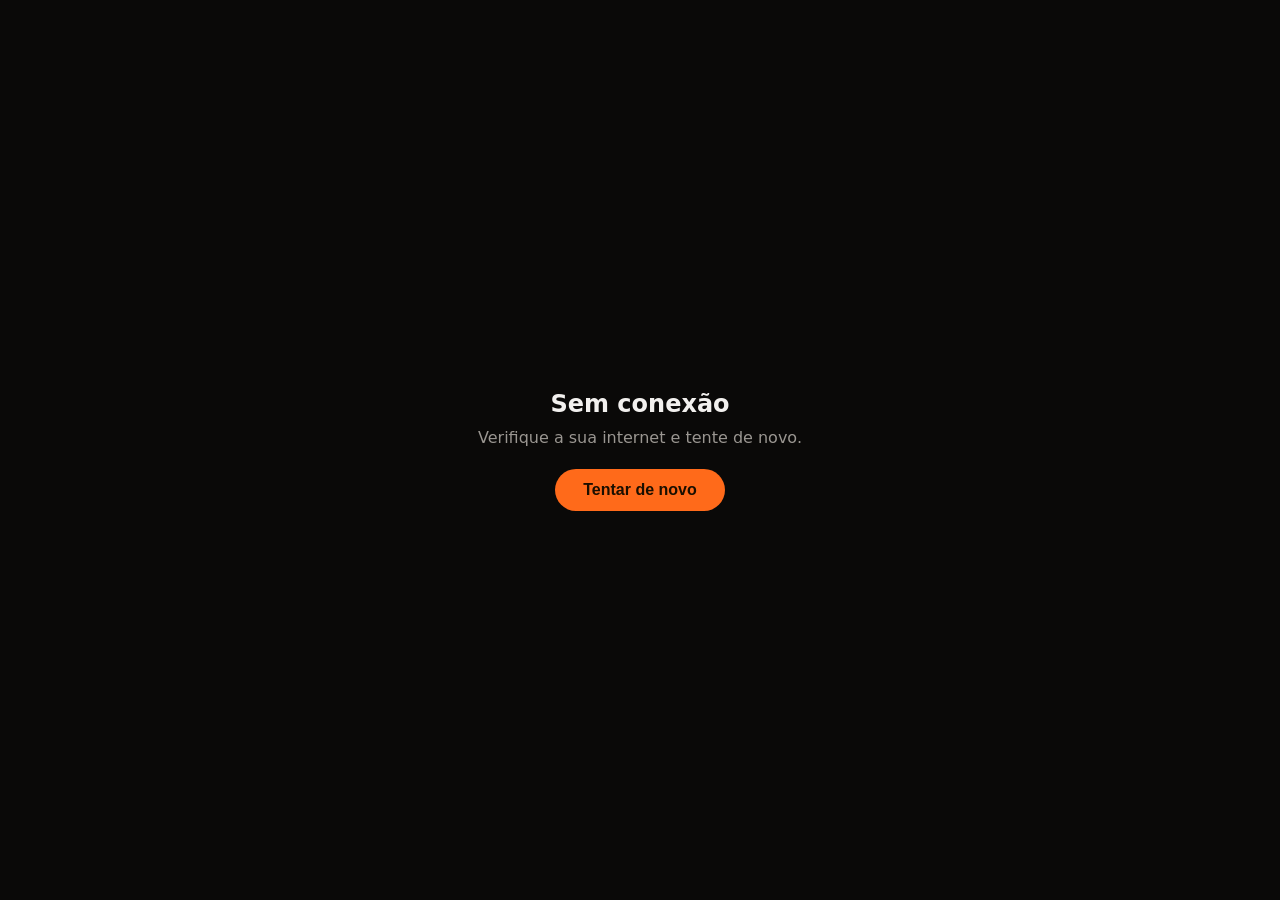
<file: offline-parceiro.html>
<!DOCTYPE html>
<html lang="pt-BR">
<head>
  <meta charset="UTF-8">
  <meta name="viewport" content="width=device-width, initial-scale=1.0">
  <title>Sem conexão — Fera Fit Parceiros</title>
  <meta name="robots" content="noindex, nofollow">
  <meta name="theme-color" content="#0a0908">
  <link rel="icon" href="/assets/img/favicon.png">
  <style>
    body { margin: 0; min-height: 100vh; display: flex; align-items: center; justify-content: center; background: #0a0908; color: #f2f0ee; font-family: system-ui, -apple-system, "Segoe UI", sans-serif; text-align: center; padding: 24px; box-sizing: border-box; }
    h1 { font-size: 1.5rem; margin: 0 0 10px; }
    p { color: #9a9691; margin: 0 0 22px; }
    button { background: #ff6a1a; color: #1a0f00; border: 0; border-radius: 999px; padding: 12px 28px; font-size: 1rem; font-weight: 800; cursor: pointer; }
  </style>
</head>
<body>
  <main>
    <h1>Sem conexão</h1>
    <p>Verifique a sua internet e tente de novo.</p>
    <button type="button" onclick="location.reload()">Tentar de novo</button>
  </main>
</body>
</html>
</file>
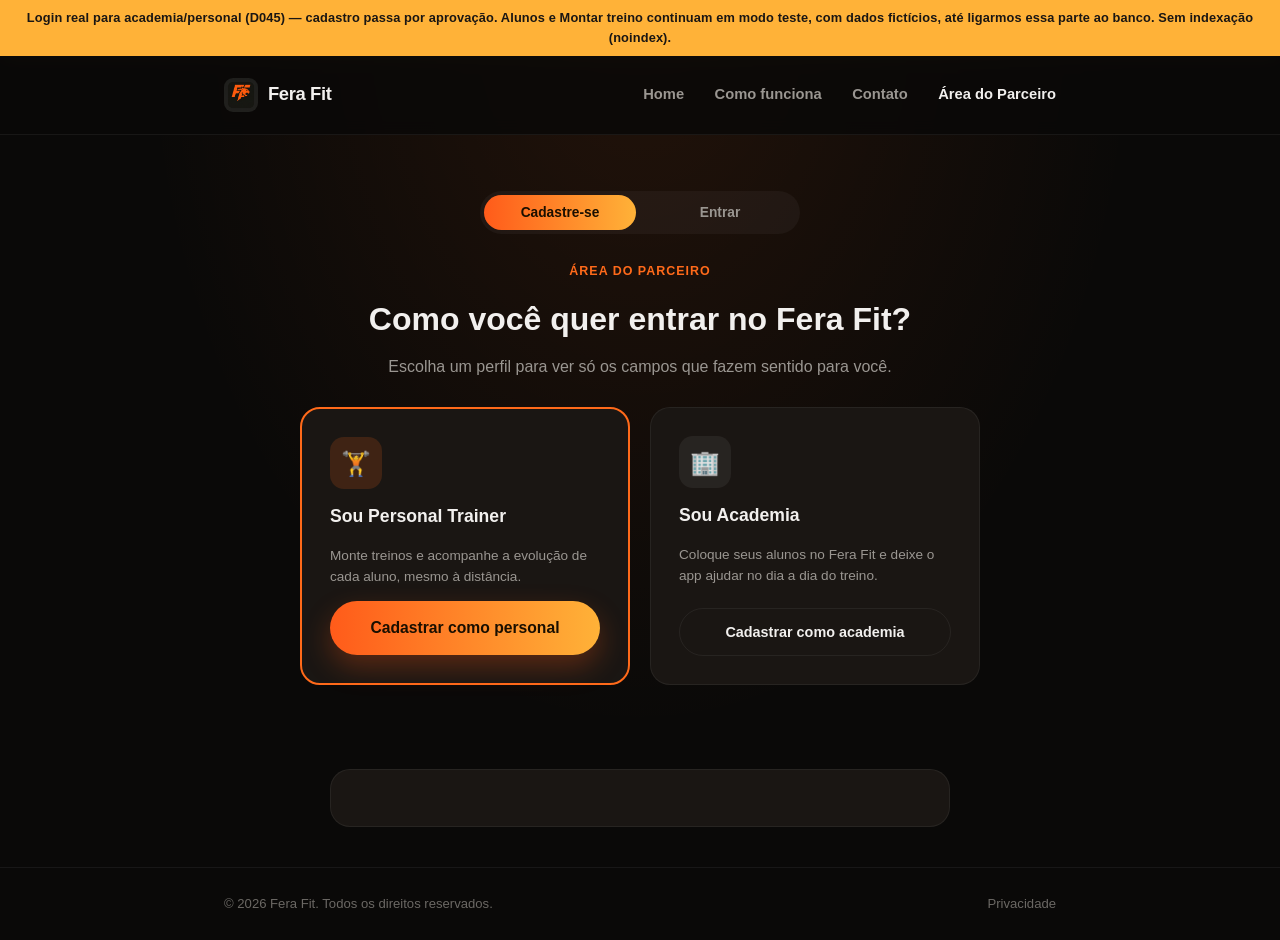
<file: parceiro.html>
<!DOCTYPE html>
<html lang="pt-BR">
<head>
  <meta charset="UTF-8">
  <meta name="viewport" content="width=device-width, initial-scale=1.0">
  <title>Área do Parceiro — Fera Fit</title>
  <meta name="description" content="Entrada para academias e personal trainers parceiros do Fera Fit.">
  <meta name="robots" content="noindex, nofollow">
  <link rel="icon" href="assets/img/favicon.png">
  <!-- D094: prévia de link (Open Graph + Twitter Card) -->
  <meta property="og:site_name" content="Fera Fit">
  <meta property="og:type" content="website">
  <meta property="og:locale" content="pt_BR">
  <meta property="og:url" content="https://ferafit.app.br/parceiro.html">
  <meta property="og:title" content="Área do Parceiro — Fera Fit">
  <meta property="og:description" content="Entrada para academias e personal trainers parceiros do Fera Fit.">
  <meta property="og:image" content="https://ferafit.app.br/assets/img/og-image.jpg">
  <meta property="og:image:type" content="image/jpeg">
  <meta property="og:image:width" content="1200">
  <meta property="og:image:height" content="630">
  <meta property="og:image:alt" content="Fera Fit: logotipo e a onça mascote levantando uma barra com anilhas. Frase: Solta a fera.">
  <meta name="twitter:card" content="summary_large_image">
  <meta name="twitter:title" content="Área do Parceiro — Fera Fit">
  <meta name="twitter:description" content="Entrada para academias e personal trainers parceiros do Fera Fit.">
  <meta name="twitter:image" content="https://ferafit.app.br/assets/img/og-image.jpg">
  <meta name="twitter:image:alt" content="Fera Fit: logotipo e a onça mascote levantando uma barra com anilhas. Frase: Solta a fera.">
  <link rel="stylesheet" href="assets/css/style.css">
  <!-- D104: PWA da Area do Parceiro (Microsoft Store). Somente esta pagina tem manifest. -->
  <link rel="manifest" href="parceiro.webmanifest">
  <meta name="theme-color" content="#0a0908">
</head>
<body class="pwa-parceiro">
  <div class="tarja-demo">Login real para academia/personal (D045) — cadastro passa por aprovação. Alunos e Montar treino continuam em modo teste, com dados fictícios, até ligarmos essa parte ao banco. Sem indexação (noindex).</div>

  <header class="site-header">
    <div class="container">
      <a class="marca" href="index.html">
        <img src="assets/img/logo.png" alt="Logotipo do Fera Fit: as letras F e F com a cabeça de uma onça">
        <span>Fera Fit</span>
      </a>
      <nav class="site-nav">
        <a href="index.html">Home</a>
        <a href="apresentacao.html">Como funciona</a>
        <a href="contato.html">Contato</a>
        <a class="ativo" href="parceiro.html">Área do Parceiro</a>
      </nav>
    </div>
  </header>

  <main>
    <section class="parceiro-hero" id="parceiro-hero-pitch">
      <div class="container">

        <!-- REDESENHO 2026-10-02 (pedido direto de Murilo, P39 do STATUS.md): a antiga
             grade fixa login+pitch virou um alternador simples Entrar/Cadastre-se no
             topo, mais escolha por cartão grande (pesquisa com 10+ concorrentes,
             mockup aprovado no canvas "Parceiro Fera Fit — opções de layout"). "Sou
             Personal Trainer" vem primeiro e em destaque, por pedido de Murilo
             (espera bem mais cadastro de personal do que de academia). -->
        <div class="parceiro-tabs" id="escolha-entrar-cadastrar" style="max-width:320px;margin:0 auto 28px;">
          <button class="ativo" type="button" id="tab-cadastrar" onclick="mostrarEscolhaCadastro()">Cadastre-se</button>
          <button type="button" id="tab-entrar" onclick="mostrarLoginParceiro()">Entrar</button>
        </div>

        <div id="escolha-cartao-view">
          <span class="eyebrow">Área do Parceiro</span>
          <h1>Como você quer entrar no Fera Fit?</h1>
          <p class="parceiro-pitch-texto">Escolha um perfil para ver só os campos que fazem sentido para você.</p>

          <div class="parceiro-cartoes-escolha">
            <a href="#" class="parceiro-cartao-escolha destaque" onclick="mostrarTipo('personal');return false;">
              <span class="parceiro-cartao-icone">🏋️</span>
              <span class="parceiro-cartao-titulo">Sou Personal Trainer</span>
              <span class="parceiro-cartao-texto">Monte treinos e acompanhe a evolução de cada aluno, mesmo à distância.</span>
              <span class="botao-primario largura-total">Cadastrar como personal</span>
            </a>
            <a href="#" class="parceiro-cartao-escolha" onclick="mostrarTipo('academia');return false;">
              <span class="parceiro-cartao-icone">🏢</span>
              <span class="parceiro-cartao-titulo">Sou Academia</span>
              <span class="parceiro-cartao-texto">Coloque seus alunos no Fera Fit e deixe o app ajudar no dia a dia do treino.</span>
              <span class="parceiro-cartao-cta-secundaria">Cadastrar como academia</span>
            </a>
          </div>
        </div>

        <!-- LOGIN — agora é uma tela própria, trocada pelo botão "Entrar" do topo, em vez
             de ficar sempre visível ao lado do pitch (redesenho 2026-10-02). Mesmos ids
             (email-parceiro/senha-parceiro/parceiro-login-erro) usados por entrarParceiro(). -->
        <div class="login-canto" id="login-parceiro-view" style="display:none;">
          <h1 style="font-size:1.3rem;text-align:center;margin:0 0 4px;">Entrar como parceiro</h1>
          <p class="parceiro-pitch-texto" style="margin:0 0 18px;">Para academias e personal trainers já cadastrados.</p>
          <div class="campo">
            <label for="email-parceiro">E-mail</label>
            <input id="email-parceiro" type="text" placeholder="seuemail@exemplo.com">
          </div>
          <div class="campo">
            <label for="senha-parceiro">Senha</label>
            <input id="senha-parceiro" type="password" placeholder="Sua senha">
          </div>
          <p id="parceiro-login-erro" style="display:none;color:#ff6a6a;font-size:0.85rem;margin:-6px 0 14px;">E-mail ou senha incorretos.</p>
          <button class="botao-primario largura-total" type="button" onclick="entrarParceiro()">Entrar</button>
          <div class="parceiro-links">
            <a href="#">Esqueci minha senha</a>
            <a href="contato.html">Falar com o Fera Fit</a>
          </div>
          <p style="margin:14px 0 0;text-align:center;">
            <a href="#" onclick="verDemonstracao();return false;" style="font-size:0.78rem;color:var(--texto-secundario);">Ver painel de demonstração (dados fictícios, sem login) →</a>
          </p>
          <p style="margin:14px 0 0;text-align:center;font-size:0.82rem;">
            Ainda não é parceiro? <a href="#" onclick="mostrarEscolhaCadastro();return false;">Cadastre-se aqui</a>
          </p>
        </div>

      </div>
    </section>

    <section class="bloco">
      <div class="container">
        <div class="parceiro-box parceiro-box-largo" id="caixa-parceiro">

          <div id="aba-cadastro">

            <!-- CADASTRO ACADEMIA — D036 (2026-09-29): habilitado, com aprovação (mesmo
                 padrão do personal, decisão P68/D083 na SPEC_parceiro_auth_e_fotos_001.md),
                 senha escolhida no próprio cadastro e foto de perfil + galeria de até 6 fotos
                 (SPEC_parceiro_auth_e_fotos_001.md, seção 3). Só a tela: não fala com o Supabase
                 — grava via ParceirosStore (assets/js/parceiros-store.js), camada trocável. -->
            <div id="cadastro-academia" style="display:none;">

              <a href="#" class="parceiro-link-voltar" onclick="mostrarEscolhaCadastro();return false;">← Voltar para a escolha de perfil</a>

              <div class="aviso-desenho" style="margin:0 0 20px;">
                ⚠ Este cadastro passa por aprovação. Depois de enviar, alguém do Fera Fit confere os
                dados da academia e, se aprovado, o painel libera o acesso — o login já funciona com
                a senha que você escolher abaixo, mas mostra "cadastro em análise" até a aprovação.
              </div>

              <div class="cadastro-grupo">
                <div class="titulo-grupo">Dados da academia</div>
                <div class="campo campo-largo">
                  <label for="ac-nome">Nome da academia</label>
                  <input id="ac-nome" type="text" placeholder="Ex: Fera Fit Studio">
                </div>
                <div class="form-grade">
                  <div class="campo">
                    <label for="ac-cnpj">CNPJ</label>
                    <input id="ac-cnpj" type="text" placeholder="00.000.000/0000-00">
                  </div>
                  <div class="campo">
                    <label for="ac-responsavel">Nome do responsável</label>
                    <input id="ac-responsavel" type="text" placeholder="Nome completo">
                  </div>
                  <div class="campo campo-largo">
                    <label for="ac-endereco">Endereço</label>
                    <input id="ac-endereco" type="text" placeholder="Rua, número, bairro">
                  </div>
                  <div class="campo">
                    <label for="ac-cidade">Cidade / UF</label>
                    <input id="ac-cidade" type="text" placeholder="São Paulo / SP">
                  </div>
                  <div class="campo">
                    <label for="ac-telefone">Telefone / WhatsApp</label>
                    <input id="ac-telefone" type="text" placeholder="(00) 00000-0000" oninput="mascararTelefoneDigitado(this)">
                  </div>
                </div>
                <div class="campo">
                  <label for="ac-apresentacao">Apresentação</label>
                  <textarea id="ac-apresentacao" rows="3" maxlength="500" placeholder="Conte um pouco sobre a academia para quem for ver o perfil" oninput="atualizarContadorApresentacao('ac-apresentacao', 'ac-apresentacao-contador')"></textarea>
                  <p id="ac-apresentacao-contador" class="campo-nota" style="margin-top:6px;">0/500</p>
                </div>
              </div>

              <div class="cadastro-grupo">
                <div class="titulo-grupo">Foto e galeria</div>
                <div class="form-grade">
                  <div class="campo">
                    <label for="ac-foto">Foto de perfil</label>
                    <input id="ac-foto" type="file" accept="image/*">
                    <p class="campo-nota" style="margin-top:6px;">Aparece publicamente no perfil da academia, depois de aprovado.</p>
                  </div>
                  <div class="campo">
                    <label for="ac-galeria">Galeria (até 6 fotos)</label>
                    <input id="ac-galeria" type="file" accept="image/*" multiple>
                    <p id="ac-galeria-erro" style="display:none;color:#ff6a6a;font-size:0.85rem;margin:6px 0 0;">Escolha no máximo 6 fotos.</p>
                    <p class="campo-nota" style="margin-top:6px;">Para divulgar o espaço da academia, do jeito que a academia faria nas redes sociais.</p>
                  </div>
                </div>
              </div>

              <div class="cadastro-grupo">
                <div class="titulo-grupo">Acesso</div>
                <div class="form-grade">
                  <div class="campo">
                    <label for="ac-email">E-mail</label>
                    <input id="ac-email" type="email" placeholder="contato@suaacademia.com">
                  </div>
                  <div class="campo">
                    <label for="ac-senha">Senha</label>
                    <input id="ac-senha" type="password" placeholder="Escolha uma senha">
                  </div>
                </div>
              </div>

              <p id="ac-cadastro-erro" style="display:none;color:#ff6a6a;font-size:0.85rem;margin:-6px 0 14px;"></p>
              <p class="campo-nota">Ao enviar, os dados da academia e a galeria ficam visíveis na busca pública do Fera Fit depois da aprovação.</p>

              <!-- D069 Parte 3 (2026-10-10) -- caixa de aceite do Termo do Parceiro, texto exato da
                   Juridica (STATUS.md dela, entrada D063): "Li e aceito o Termo do Parceiro Fera Fit
                   e a Política de Privacidade.", sem travessão, com os dois nomes como link. "Sem
                   aceite, sem cadastro" -- enviarCadastroAcademia() bloqueia o envio se não estiver marcada. -->
              <label style="display:flex;align-items:flex-start;gap:8px;margin:0 0 6px;font-size:0.85rem;color:var(--texto-secundario);cursor:pointer;">
                <input id="ac-aceite-termo-parceiro" type="checkbox" style="margin-top:3px;flex-shrink:0;">
                <span>Li e aceito o <a href="termo-parceiro.html" target="_blank" rel="noopener">Termo do Parceiro Fera Fit</a> e a <a href="privacidade.html" target="_blank" rel="noopener">Política de Privacidade</a>.</span>
              </label>
              <p id="ac-aceite-termo-parceiro-erro" style="display:none;color:#ff6a6a;font-size:0.85rem;margin:6px 0 14px;">É necessário aceitar o Termo do Parceiro e a Política de Privacidade para concluir o cadastro.</p>

              <button class="botao-primario largura-total" type="button" onclick="enviarCadastroAcademia()">Criar conta de academia</button>
            </div>

            <!-- ESTADO PÓS-ENVIO — academia (D036, 2026-09-29) -->
            <div id="cadastro-academia-recebido" style="display:none;text-align:center;">
              <h1 style="font-size:1.3rem;font-weight:800;margin:0 0 12px;">Recebemos o cadastro da academia.</h1>
              <p style="color:var(--texto-secundario);margin:0 0 8px;">
                Um responsável do Fera Fit vai conferir os dados. A senha que você escolheu já funciona
                para entrar, mas o painel mostra "cadastro em análise" até a aprovação.
              </p>
            </div>

            <!-- CADASTRO PERSONAL — campos e fluxo definidos por Murilo, D013 e D014 (2026-09-18).
                 Só a tela: não envia para nenhum banco. O clique em "Enviar cadastro" é cosmético,
                 só troca de tela no navegador — ver STATUS.md para a lista de campos que esta tela produz.
                 CREF e Telefone/WhatsApp mantidos por enquanto — ver P14 no STATUS.md: a lista do D014
                 encolheu sem explicação (mesmo padrão que "academias de atuação" no D013), então não
                 apaguei campo nenhum sem confirmação. E-mail entrou como canal da senha provisória,
                 com dupla digitação como reforço barato contra erro de digitação (recomendação dada no D014). -->
            <div id="cadastro-personal" style="display:none;">

              <a href="#" class="parceiro-link-voltar" onclick="mostrarEscolhaCadastro();return false;">← Voltar para a escolha de perfil</a>

              <div class="aviso-desenho" style="margin:0 0 20px;">
                ⚠ Este cadastro passa por aprovação. Depois de enviar, alguém do Fera Fit confere seus
                dados e, se aprovado, a senha provisória para o primeiro acesso chega no seu e-mail — não
                é automático, e pode levar alguns dias.
              </div>

              <div class="cadastro-grupo">
                <div class="titulo-grupo">Identificação</div>
                <div class="campo campo-largo">
                  <label for="pe-nome">Nome completo</label>
                  <input id="pe-nome" type="text" placeholder="Seu nome completo">
                </div>
                <div class="form-grade">
                  <div class="campo">
                    <label for="pe-cref">CREF (registro profissional)</label>
                    <input id="pe-cref" type="text" placeholder="000000-G/SP">
                  </div>
                  <div class="campo">
                    <label for="pe-cidade">Cidade de atuação</label>
                    <input id="pe-cidade" type="text" placeholder="São Paulo / SP">
                  </div>
                  <div class="campo">
                    <label for="pe-bairro">Bairro de atuação</label>
                    <input id="pe-bairro" type="text" placeholder="Ex: Moema">
                  </div>
                  <div class="campo">
                    <label for="pe-formacao">Formação</label>
                    <input id="pe-formacao" type="text" placeholder="Ex: Educação Física — USP">
                  </div>
                  <div class="campo campo-largo">
                    <label for="pe-especializacao">Especialização</label>
                    <input id="pe-especializacao" type="text" placeholder="Ex: Hipertrofia, reabilitação, emagrecimento">
                  </div>
                </div>
                <div class="campo">
                  <label for="pe-experiencias">Experiências</label>
                  <textarea id="pe-experiencias" rows="3" placeholder="Conte um pouco da sua experiência como personal"></textarea>
                </div>
                <div class="campo">
                  <label for="pe-apresentacao">Apresentação</label>
                  <textarea id="pe-apresentacao" rows="3" maxlength="500" placeholder="Conte um pouco sobre você para quem for ver o seu perfil" oninput="atualizarContadorApresentacao('pe-apresentacao', 'pe-apresentacao-contador')"></textarea>
                  <p id="pe-apresentacao-contador" class="campo-nota" style="margin-top:6px;">0/500</p>
                </div>
              </div>

              <div class="cadastro-grupo">
                <div class="titulo-grupo">Fotos</div>
                <div class="form-grade">
                  <div class="campo">
                    <label for="pe-foto">Foto de perfil</label>
                    <input id="pe-foto" type="file" accept="image/*">
                    <p class="campo-nota" style="margin-top:6px;">Sua foto vai aparecer publicamente na busca de personais do Fera Fit.</p>
                  </div>
                  <div class="campo">
                    <label for="pe-galeria">Galeria (até 6 fotos)</label>
                    <input id="pe-galeria" type="file" accept="image/*" multiple>
                    <p id="pe-galeria-erro" style="display:none;color:#ff6a6a;font-size:0.85rem;margin:6px 0 0;">Escolha no máximo 6 fotos.</p>
                    <p class="campo-nota" style="margin-top:6px;">Para divulgar seu trabalho, do jeito que você já faz nas redes sociais.</p>
                  </div>
                </div>
              </div>

              <div class="cadastro-grupo">
                <div class="titulo-grupo">Contato e acesso — a senha já é sua, escolhida agora (D036, 2026-09-29)</div>
                <div class="form-grade">
                  <div class="campo">
                    <label for="pe-telefone">Telefone / WhatsApp</label>
                    <input id="pe-telefone" type="text" placeholder="(00) 00000-0000" oninput="mascararTelefoneDigitado(this)">
                  </div>
                  <div class="campo">
                    <label for="pe-email">E-mail</label>
                    <input id="pe-email" type="email" placeholder="seuemail@exemplo.com">
                  </div>
                  <div class="campo">
                    <label for="pe-email-confirmar">Repita o e-mail</label>
                    <input id="pe-email-confirmar" type="email" placeholder="Repita o e-mail">
                  </div>
                </div>
                <p id="pe-email-erro" style="display:none;color:#ff6a6a;font-size:0.85rem;margin:-6px 0 14px;">Os e-mails digitados não coincidem.</p>
                <div class="form-grade">
                  <div class="campo">
                    <label for="pe-senha">Senha</label>
                    <input id="pe-senha" type="password" placeholder="Escolha uma senha">
                  </div>
                  <div class="campo">
                    <label for="pe-senha-confirmar">Repita a senha</label>
                    <input id="pe-senha-confirmar" type="password" placeholder="Repita a senha">
                  </div>
                </div>
                <p id="pe-senha-erro" style="display:none;color:#ff6a6a;font-size:0.85rem;margin:-6px 0 14px;">As senhas digitadas não coincidem.</p>
                <p class="campo-nota">Confira o e-mail com atenção — é o seu login. A senha é escolhida por você agora, já pronta para o primeiro acesso: só falta a aprovação para o painel abrir de verdade.</p>
              </div>

              <p class="campo-nota">Ao enviar, sua foto, galeria e dados profissionais ficam visíveis na busca pública de personais do Fera Fit depois de aprovado. A aprovação é feita por alguém do Fera Fit e pode levar alguns dias — não é instantânea.</p>

              <!-- D069 Parte 3 (2026-10-10) -- mesma caixa de aceite da academia, acima. -->
              <label style="display:flex;align-items:flex-start;gap:8px;margin:0 0 6px;font-size:0.85rem;color:var(--texto-secundario);cursor:pointer;">
                <input id="pe-aceite-termo-parceiro" type="checkbox" style="margin-top:3px;flex-shrink:0;">
                <span>Li e aceito o <a href="termo-parceiro.html" target="_blank" rel="noopener">Termo do Parceiro Fera Fit</a> e a <a href="privacidade.html" target="_blank" rel="noopener">Política de Privacidade</a>.</span>
              </label>
              <p id="pe-aceite-termo-parceiro-erro" style="display:none;color:#ff6a6a;font-size:0.85rem;margin:6px 0 14px;">É necessário aceitar o Termo do Parceiro e a Política de Privacidade para concluir o cadastro.</p>

              <button class="botao-primario largura-total" type="button" onclick="enviarCadastroPersonal()">Enviar cadastro</button>
            </div>

            <!-- ESTADO PÓS-ENVIO — D013/D014 (2026-09-18) -->
            <div id="cadastro-personal-recebido" style="display:none;text-align:center;">
              <h1 style="font-size:1.3rem;font-weight:800;margin:0 0 12px;">Recebemos seu cadastro.</h1>
              <p style="color:var(--texto-secundario);margin:0 0 8px;">
                Um responsável do Fera Fit vai conferir seus dados. Se aprovado, a senha provisória para
                o primeiro acesso chega no e-mail que você cadastrou, e precisa ser trocada assim que
                você entrar.
              </p>
              <p style="color:var(--texto-secundario);font-size:0.85rem;margin:0;">
                Isso pode levar alguns dias — não é automático. Fique de olho no e-mail, inclusive na
                caixa de spam.
              </p>
            </div>

          </div>

        </div>

        <!-- TELA PÓS-LOGIN — DEMANDA 032 (2026-09-25): áreas funcionais de teste (Academia/Personal), dados fictícios em localStorage. Ver STATUS.md (D032). -->
        <div id="area-logada" style="display:none;">

          <!-- D071 (2026-10-10) -- aceite retroativo do Termo do Parceiro
               (migration 043 da Backend, D144 dela, item 2). Mostrada no lugar
               de minha-conta-real/meus-alunos-real quando a conta logada tem
               aceiteTermoParceiroVersao NULL (cadastro anterior a esta
               migration) -- ver entrarParceiro() e mostrarAceiteRetroativo().
               Decisao de produto (D071 pede pra propor a mais simples que
               cumpra o Termo): trava o acesso ao resto da conta até aceitar,
               mesmo espirito do "sem aceite, sem cadastro" da D069 Parte 3 --
               sinalizado no STATUS.md para Murilo/Jurídica confirmarem. -->
          <div class="parceiro-box" id="aceite-termo-parceiro-retroativo-view" style="display:none;max-width:480px;margin:0 auto 24px;text-align:left;">
            <h1 style="font-size:1.15rem;font-weight:800;margin:0 0 10px;">Falta um passo</h1>
            <p style="color:var(--texto-secundario);font-size:0.88rem;margin:0 0 16px;">O Termo do Parceiro foi atualizado desde o seu cadastro. Para continuar usando sua conta, é necessário aceitá-lo.</p>
            <label style="display:flex;align-items:flex-start;gap:8px;margin:0 0 6px;font-size:0.85rem;color:var(--texto-secundario);cursor:pointer;">
              <input id="aceite-retroativo-checkbox" type="checkbox" style="margin-top:3px;flex-shrink:0;">
              <span>Li e aceito o <a href="termo-parceiro.html" target="_blank" rel="noopener">Termo do Parceiro Fera Fit</a> e a <a href="privacidade.html" target="_blank" rel="noopener">Política de Privacidade</a>.</span>
            </label>
            <p id="aceite-retroativo-erro" style="display:none;color:#ff6a6a;font-size:0.85rem;margin:6px 0 14px;"></p>
            <button type="button" class="botao-primario" id="aceite-retroativo-botao" onclick="confirmarAceiteRetroativo()" style="width:auto;padding:10px 22px;border:none;cursor:pointer;font-family:inherit;margin:6px 0 0;">Aceitar e continuar</button>
            <button type="button" onclick="sairDaMinhaConta()" style="background:none;border:none;color:var(--texto-secundario);text-decoration:underline;cursor:pointer;font-family:inherit;font-size:0.82rem;margin:14px 0 0;display:block;">Sair</button>
          </div>

          <!-- D082 (2026-10-16) -- ENCERRAR A CONTA DE PARCEIRO. Texto, botoes e
               requisitos de desenho: Juridica, ENTREGA_D075 secao 3 (a D082 chama de
               "secao 6"). Requisitos: os 2 botoes de encerrar com O MESMO peso visual;
               "Cancelar" com o MAIOR destaque; confirmacao propria so no "apagar agora";
               NENHUMA frase de dissuasao. Liga em assets/js/encerramento-conta-store.js
               (contrato A10 da Backend, D162, ainda so em arquivo). NAO publicado. -->
          <div class="parceiro-box" id="encerrar-conta-view" style="display:none;max-width:560px;margin:0 auto 24px;text-align:left;">
            <div id="enc-passo-principal">
              <h1 style="font-size:1.2rem;font-weight:800;margin:0 0 12px;">Encerrar a minha conta de parceiro</h1>
              <p style="font-size:0.92rem;margin:0 0 12px;">Ao confirmar, você perde o acesso à área de parceiros e às fichas dos seus alunos no mesmo instante.</p>
              <p style="font-size:0.92rem;margin:0 0 12px;"><strong>A sua conta fica guardada por 30 dias e depois é apagada em definitivo.</strong> Nesse período ninguém acessa nada: nem você, nem os seus alunos, nem a equipe do Fera Fit para qualquer outra finalidade. Ela existe apenas para o caso de este encerramento ter sido um engano ou uma falha, e só a nossa administração pode restaurá-la.</p>
              <p style="font-size:0.92rem;margin:0 0 12px;"><strong>Depois dos 30 dias nada volta</strong>, nem o seu cadastro, nem as fichas, nem os contratos. O Fera Fit não envia cópia dos dados em nenhum momento, então guarde o que você precisa antes de confirmar.</p>
              <p style="font-size:0.92rem;margin:0 0 18px;"><strong>Uma exceção, por obrigação legal:</strong> se você já pagou alguma cobrança ao Fera Fit, o registro fiscal desse pagamento é guardado por cinco anos, mesmo depois do apagamento.</p>
              <div style="display:flex;flex-direction:column;gap:10px;">
                <button type="button" class="enc-botao-encerrar" id="enc-btn-aguardar" onclick="encerrarContaParceiro('quarentena')" style="width:100%;padding:14px 18px;background:none;border:2px solid var(--texto);color:var(--texto);border-radius:10px;font-size:0.95rem;font-weight:800;cursor:pointer;font-family:inherit;">Encerrar e aguardar os 30 dias</button>
                <button type="button" class="enc-botao-encerrar" id="enc-btn-agora" onclick="pedirConfirmacaoApagarAgora()" style="width:100%;padding:14px 18px;background:none;border:2px solid var(--texto);color:var(--texto);border-radius:10px;font-size:0.95rem;font-weight:800;cursor:pointer;font-family:inherit;">Encerrar e apagar tudo agora</button>
                <button type="button" class="botao-primario" id="enc-btn-cancelar" onclick="cancelarEncerramentoConta()" style="width:100%;padding:18px 18px;border:none;border-radius:10px;font-size:1.05rem;font-weight:800;cursor:pointer;font-family:inherit;margin:4px 0 0;">Cancelar</button>
              </div>
            </div>
            <div id="enc-passo-confirmar-agora" style="display:none;">
              <h1 style="font-size:1.2rem;font-weight:800;margin:0 0 12px;">Apagar tudo agora?</h1>
              <p style="font-size:0.92rem;margin:0 0 18px;">Sem os 30 dias, sem restauração possível, nem por engano. Esta ação não tem volta.</p>
              <div style="display:flex;flex-direction:column;gap:10px;">
                <button type="button" class="enc-botao-encerrar" id="enc-btn-apagar-definitivo" onclick="encerrarContaParceiro('imediato')" style="width:100%;padding:14px 18px;background:none;border:2px solid var(--texto);color:var(--texto);border-radius:10px;font-size:0.95rem;font-weight:800;cursor:pointer;font-family:inherit;">Apagar definitivamente</button>
                <button type="button" class="enc-botao-encerrar" id="enc-btn-voltar" onclick="voltarDoApagarAgora()" style="width:100%;padding:14px 18px;background:none;border:2px solid var(--texto);color:var(--texto);border-radius:10px;font-size:0.95rem;font-weight:800;cursor:pointer;font-family:inherit;">Voltar</button>
              </div>
            </div>
            <div id="enc-passo-senha" style="display:none;">
              <h1 style="font-size:1.2rem;font-weight:800;margin:0 0 12px;">Confirme a sua senha</h1>
              <p style="font-size:0.92rem;margin:0 0 12px;">Para esta ação, precisamos que você digite a senha da sua conta de novo.</p>
              <input id="enc-senha" type="password" autocomplete="current-password" placeholder="Senha" style="width:100%;padding:12px;margin:0 0 12px;font-size:1rem;font-family:inherit;box-sizing:border-box;">
              <div style="display:flex;flex-direction:column;gap:10px;">
                <button type="button" class="enc-botao-encerrar" id="enc-btn-senha-ok" onclick="confirmarSenhaEncerramento()" style="width:100%;padding:14px 18px;background:none;border:2px solid var(--texto);color:var(--texto);border-radius:10px;font-size:0.95rem;font-weight:800;cursor:pointer;font-family:inherit;">Confirmar senha e continuar</button>
                <button type="button" class="botao-primario" id="enc-btn-senha-cancelar" onclick="cancelarEncerramentoConta()" style="width:100%;padding:18px 18px;border:none;border-radius:10px;font-size:1.05rem;font-weight:800;cursor:pointer;font-family:inherit;">Cancelar</button>
              </div>
            </div>
            <div id="enc-passo-fim" style="display:none;">
              <h1 id="enc-fim-titulo" style="font-size:1.2rem;font-weight:800;margin:0 0 12px;"></h1>
              <p id="enc-fim-texto" style="font-size:0.92rem;margin:0 0 18px;"></p>
              <button type="button" class="botao-primario" id="enc-btn-fim" onclick="terminarEncerramentoConta()" style="width:auto;padding:12px 24px;border:none;border-radius:10px;font-weight:800;cursor:pointer;font-family:inherit;">Ir para o login</button>
            </div>
            <p id="enc-erro" style="display:none;color:#ff6a6a;font-size:0.88rem;margin:14px 0 0;"></p>
          </div>

          <!-- D045, item 1/6.3 (2026-10-01): tela real pós-login, perfil lido
               do Supabase pelo próprio dono (RLS). Alunos/Montar treino abaixo
               (escolha-modo/painel-conta) continuam só demonstração até os
               itens 2 e 3 da D045 ligarem os dados reais. -->
          <div class="parceiro-box" id="meus-alunos-real" style="display:none;max-width:860px;margin:0 auto 24px;text-align:left;">

            <style>
              .pcard:hover{border-color:var(--laranja)!important;}
              #pnav-menu button,#psub-alunos button,#psub-treinos button{white-space:nowrap;}
            </style>
            <div id="pnav" style="display:flex;justify-content:space-between;align-items:center;gap:10px;margin-bottom:12px;">
              <div id="pnav-menu" style="display:flex;gap:6px;flex-wrap:wrap;">
                <button type="button" data-secao="inicio" onclick="irParaSecao('inicio')">Início</button>
                <button type="button" data-secao="alunos" onclick="irParaSecao('alunos')">Alunos</button>
                <button type="button" data-secao="treinos" onclick="irParaSecao('treinos')">Treinos</button>
              </div>
              <button type="button" id="pnav-conta" aria-label="Minha conta" title="Minha conta" onclick="irParaSecao('conta')" style="width:40px;height:40px;border-radius:50%;background:none;border:1px solid var(--card-border);color:var(--texto);cursor:pointer;display:flex;align-items:center;justify-content:center;padding:0;">
                <svg width="20" height="20" viewBox="0 0 24 24" fill="none" stroke="currentColor" stroke-width="2" stroke-linecap="round" stroke-linejoin="round" aria-hidden="true"><circle cx="12" cy="8" r="4"></circle><path d="M4 21c0-4.4 3.6-7 8-7s8 2.6 8 7"></path></svg>
              </button>
            </div>
            <div id="psub-alunos" style="display:none;gap:6px;flex-wrap:wrap;margin-bottom:14px;align-items:center;">
              <button type="button" data-sub="meus" onclick="irParaSubAlunos('meus')">Meus alunos</button>
              <button type="button" data-sub="pagamentos" onclick="irParaSubAlunos('pagamentos')">Pagamentos</button>
              <button type="button" data-sub="vincular" onclick="irParaSubAlunos('vincular')">Vincular aluno</button>
              <button type="button" data-sub="desv" onclick="irParaSubAlunos('desv')">Desvinculados</button>
              <button type="button" data-sub="novo" class="botao-primario" onclick="irParaSubAlunos('novo')" style="width:auto;padding:8px 16px;border:none;cursor:pointer;font-family:inherit;margin-left:auto;">+ Novo aluno</button>
            </div>
            <div id="psub-treinos" style="display:none;gap:6px;flex-wrap:wrap;margin-bottom:14px;align-items:center;">
              <button type="button" data-sub="lista" onclick="irParaSubTreinos('lista')">Meus treinos-base</button>
              <button type="button" data-sub="criar" onclick="irParaSubTreinos('criar')">Criar treino base</button>
              <button type="button" data-sub="fera" onclick="irParaSubTreinos('fera')">Vincular Treino Fera</button>
              <button type="button" data-sub="aparelhos" id="btn-aparelhos-carga" onclick="irParaSubTreinos('aparelhos')">Aparelhos e carga</button>
            </div>
<div id="minha-conta-real" style="display:none;max-width:560px;margin:0 auto 24px;text-align:left;">
            <div style="display:flex;justify-content:space-between;align-items:center;flex-wrap:wrap;gap:10px;margin-bottom:14px;">
              <h1 id="minha-conta-titulo" style="font-size:1.2rem;font-weight:800;margin:0;"></h1>
              <button type="button" onclick="sairDaMinhaConta()" style="background:none;border:1px solid var(--card-border);color:var(--texto-secundario);border-radius:999px;padding:8px 16px;font-size:0.78rem;font-weight:700;cursor:pointer;font-family:inherit;white-space:nowrap;">Sair</button>
            </div>
            <div id="minha-conta-corpo" style="color:var(--texto);font-size:0.9rem;"></div>
            <p style="margin:18px 0 0;"><button type="button" id="btn-abrir-encerramento-conta" onclick="abrirEncerramentoConta()" style="background:none;border:none;color:var(--texto-secundario);text-decoration:underline;cursor:pointer;font-family:inherit;font-size:0.82rem;padding:0;">Encerrar a minha conta de parceiro</button></p>
            <!-- D068 (2026-10-10): a frase antiga ("Alunos e Montar treino
                 ainda nao estao ligados a sua conta real") foi tirada --
                 nao e mais verdade desde a D045 (fichas reais) e a D067
                 (vinculo por codigo). Ver STATUS.md, entrada D068. -->
          </div>

          
            <div id="inicio-view" style="display:none;">
              <h2 style="font-size:1.05rem;font-weight:800;margin:0 0 12px;">Início</h2>
              <div id="inicio-cards"></div>
              <div id="inicio-atalhos" style="display:flex;gap:10px;flex-wrap:wrap;">
                <button type="button" id="atalho-novo-aluno" class="botao-primario" onclick="irParaSubAlunos('novo')" style="width:auto;padding:10px 20px;border:none;cursor:pointer;font-family:inherit;">+ Novo aluno</button>
                <button type="button" id="atalho-criar-treino" onclick="irParaSubTreinos('criar')" style="background:none;border:1px solid var(--card-border);color:var(--texto);border-radius:8px;padding:10px 20px;cursor:pointer;font-family:inherit;">Criar treino base</button>
              </div>
            </div>
            <div id="criar-treino-view" style="display:none;"></div>
            <div id="vincular-fera-view" style="display:none;"></div>
            <div id="aplicar-alunos-view" style="display:none;"></div>

            <div id="alunos-lista-view">
              <!-- D083 (2026-10-17) -- lista simples A-Z, uma palavra de situacao por aluno,
                   busca e filtros (mockup v4 aprovado por Murilo). Alunos do app e fichas a mao
                   na mesma lista. -->
              <p id="alunos-lista-erro" style="display:none;color:#c0392b;font-size:0.85rem;margin:0 0 10px;"></p>
              <div style="display:flex;justify-content:space-between;align-items:center;gap:10px;margin-bottom:10px;">
                <strong id="alunos-contagem" style="font-size:1rem;"></strong>
                
              </div>
              <div class="campo" style="margin-bottom:10px;">
                <input id="alunos-busca" type="text" placeholder="Buscar aluno pelo nome" oninput="buscarAlunosDebounced()">
              </div>
              <div id="alunos-filtros" style="display:flex;gap:6px;flex-wrap:wrap;margin-bottom:10px;"></div>
              <p id="alunos-filtro-aviso" style="display:none;color:var(--texto-secundario);font-size:0.82rem;margin:0 0 8px;"></p>
              <div id="alunos-lista-corpo" style="color:var(--texto);font-size:0.9rem;"></div>
              <!-- D080/D083: regra de Murilo (17/10). Redacao da Juridica (ENTREGA_D078, item 2.1): "ficha" sozinha prometia anamnese; so nome, telefone e pagamento ficam. Sem promessa de exportacao. -->
              <p id="alunos-vinculados-aviso-exclusao" style="display:none;color:var(--texto-secundario);font-size:0.8rem;margin:14px 0 0;">Se o aluno excluir a conta dele no app, a ficha de treino, as medidas e a anamnese são apagadas na hora. Havendo cobrança ou contrato, o nome, o telefone e o pagamento dele ficam em Desvinculados, só para consulta, por 30 dias.</p>
            </div>

            <div id="pagamentos-view" style="display:none;"></div>
            <div id="aluno-form-view" style="display:none;"></div>
            <div id="aluno-detalhe-view" style="display:none;"></div>

            <div id="treinos-base-view" style="display:none;">
              <h2 style="font-size:1.05rem;font-weight:800;margin:0 0 4px;">Meus treinos-base</h2>
              <div style="display:flex;justify-content:flex-end;margin-bottom:10px;"><button type="button" class="botao-primario" id="btn-novo-treino-base" onclick="abrirFormularioNovoTreinoBase()" style="width:auto;padding:10px 18px;border:none;cursor:pointer;font-family:inherit;">+ Criar treino base</button></div>
              <div id="treinos-base-lista-view">
                <div id="treinos-base-lista-corpo" style="color:var(--texto);font-size:0.9rem;"><p style="color:var(--texto-secundario);">Carregando…</p></div>
              </div>
              <div id="treino-base-form-view" style="display:none;"></div>
            </div>

            <div id="aparelhos-carga-view" style="display:none;"></div>

            <!-- D067 -- vincular aluno pelo codigo (QR ou digitado, Caminhos
                 2 e 3), com convite por WhatsApp (Caminho 1) para quem ainda
                 nao tem conta. Leitura de QR pela camera ficou fora desta
                 rodada (item 3 da D067 autoriza isso se for complicado) --
                 ver STATUS. -->
            <div id="vincular-aluno-view" style="display:none;">
              <button type="button" onclick="mostrarListaAlunos()" style="background:none;border:1px solid var(--card-border);color:var(--texto-secundario);border-radius:8px;padding:8px 14px;cursor:pointer;font-family:inherit;font-size:0.82rem;margin-bottom:14px;">← Voltar aos alunos</button>
              <h2 style="font-size:1.05rem;font-weight:800;margin:0 0 6px;">Vincular aluno</h2>
              <p style="color:var(--texto-secundario);font-size:0.86rem;margin:0 0 18px;">O aluno gera um código de 8 letras no app (QR ou texto), válido por 15 minutos. Digite aqui o que ele mostrou -- depois disso, é o aluno quem confirma, no aparelho dele.</p>

              <div class="campo" style="max-width:320px;">
                <label for="va-codigo">Código do aluno</label>
                <input id="va-codigo" type="text" maxlength="9" autocomplete="off" placeholder="Ex.: 7K3RWXQ8" style="text-transform:uppercase;letter-spacing:0.08em;">
              </div>
              <button type="button" class="botao-primario" id="va-botao-enviar" onclick="enviarSolicitacaoVinculo()" style="width:auto;padding:10px 22px;border:none;cursor:pointer;font-family:inherit;margin:4px 0 6px;">Vincular</button>
              <p id="va-mensagem" style="display:none;font-size:0.85rem;margin:8px 0 0;"></p>

              <div style="margin-top:28px;padding-top:22px;border-top:1px solid var(--card-border);">
                <h3 style="font-size:0.92rem;font-weight:800;margin:0 0 6px;">Aluno sem conta ainda?</h3>
                <p style="color:var(--texto-secundario);font-size:0.86rem;margin:0 0 14px;">Gere um link de convite e mande por WhatsApp. Vale por 48 horas; a pessoa confirma o vínculo ao terminar o cadastro no app.</p>
                <button type="button" onclick="convidarPorWhatsapp()" id="va-botao-whatsapp" style="width:auto;padding:10px 18px;background:none;border:1px solid var(--card-border);color:var(--texto);border-radius:8px;cursor:pointer;font-family:inherit;">Convidar por WhatsApp</button>
                <p id="va-whatsapp-mensagem" style="display:none;font-size:0.85rem;margin:10px 0 0;"></p>
              </div>
            </div>

            <!-- D069 Parte 1 -- detalhe so-leitura do aluno vinculado,
                 sem ficha ainda. Abrir a ficha de verdade (pela funcao
                 nova, sem INSERT direto com aluno_user_id) e o botao
                 "Desfazer vinculo" sao a Parte 2 -- esperando a
                 migration 042 da Backend. Ver STATUS.md, entrada D069. -->
            <div id="aluno-vinculado-detalhe-view" style="display:none;"></div>

            <!-- D074 -- aba "Desvinculados": lista dos ultimos 30 dias e
                 ficha SO LEITURA (migration 044). Sem editar, sem excluir,
                 sem reativar. -->
            <div id="desvinculados-view" style="display:none;"></div>
            <div id="aluno-desvinculado-detalhe-view" style="display:none;"></div>
          </div>

          <div class="parceiro-box" id="escolha-modo" style="max-width:480px;text-align:center;">
            <h1 style="font-size:1.3rem;font-weight:800;margin:0 0 8px;">Entrar como…</h1>
            <p style="color:var(--texto-secundario);font-size:0.9rem;margin:0 0 20px;">
              Login de demonstração — escolha qual painel você quer testar agora. Dá para trocar
              depois, sem perder o que já foi cadastrado.
            </p>
            <button class="botao-primario largura-total" type="button" onclick="DemoUI.entrarComo('academia')" style="margin-bottom:10px;">Testar como Academia</button>
            <button class="botao-primario largura-total" type="button" onclick="DemoUI.entrarComo('personal')" style="background:transparent;border:1px solid var(--card-border);color:var(--texto);">Testar como Personal</button>
          </div>

          <div id="painel-conta" style="display:none;max-width:920px;margin:0 auto;text-align:left;">
            <div style="display:flex;justify-content:space-between;align-items:center;flex-wrap:wrap;gap:10px;margin-bottom:18px;">
              <div>
                <h1 id="painel-titulo" style="font-size:1.2rem;font-weight:800;margin:0 0 4px;"></h1>
                <span style="color:var(--texto-secundario);font-size:0.8rem;">Dados fictícios, salvos só neste navegador — ver aviso no topo da página.</span>
              </div>
              <button type="button" onclick="DemoUI.trocarModo()" style="background:none;border:1px solid var(--card-border);color:var(--texto-secundario);border-radius:999px;padding:8px 16px;font-size:0.78rem;font-weight:700;cursor:pointer;font-family:inherit;white-space:nowrap;">↺ Trocar de painel</button>
            </div>

            <div class="admin-tabs" id="painel-abas">
              <button class="ativa" type="button" data-aba="catalogo" onclick="DemoUI.mostrarAbaPainel('catalogo')">Catálogo</button>
              <button type="button" data-aba="alunos" onclick="DemoUI.mostrarAbaPainel('alunos')">Alunos</button>
              <button type="button" data-aba="montar" onclick="DemoUI.mostrarAbaPainel('montar')">Montar treino</button>
            </div>

            <!-- ABA CATÁLOGO — só existe para a Academia (o Personal usa o catálogo inteiro direto no montador) -->
            <div class="admin-painel-conteudo ativa" id="aba-painel-catalogo">
              <p style="color:var(--texto-secundario);font-size:0.88rem;max-width:640px;margin:20px 0 14px;">
                Todo exercício começa <strong>oferecido</strong>. Desmarque aqui só os que esta
                academia não tem como fazer — o foco é o exercício em si, não um aparelho específico:
                o mesmo exercício costuma dar para fazer em mais de um equipamento.
              </p>
              <div style="display:flex;gap:10px;flex-wrap:wrap;margin:0 0 16px;">
                <input type="text" id="catalogo-busca" placeholder="Buscar exercício..." oninput="DemoUI.filtrarCatalogo()" style="flex:1;min-width:180px;background:rgba(255,255,255,0.04);border:1px solid var(--card-border);border-radius:12px;padding:10px 14px;color:var(--texto);font-family:inherit;">
                <select id="catalogo-grupo" onchange="DemoUI.filtrarCatalogo()" style="background:rgba(255,255,255,0.04);border:1px solid var(--card-border);border-radius:12px;padding:10px 14px;color:var(--texto);font-family:inherit;">
                  <option value="">Todos os grupos</option>
                </select>
              </div>
              <p id="catalogo-contagem" style="color:var(--texto-secundario);font-size:0.8rem;margin:0 0 14px;"></p>
              <div class="grid-catalogo" id="catalogo-grid"></div>
            </div>

            <!-- ABA ALUNOS — cadastro completo (22 campos Academia / 30 Personal,
                 conforme Modelo_Cadastro_Academia_e_Personal.xlsx; pedido direto
                 de Murilo, 2026-09-29, sem número de demanda formal) -->
            <div class="admin-painel-conteudo" id="aba-painel-alunos">
              <div style="display:flex;justify-content:space-between;align-items:center;flex-wrap:wrap;gap:10px;margin:20px 0 14px;">
                <input type="text" id="aluno-busca" placeholder="Buscar por nome, CPF, ID ou WhatsApp..." oninput="DemoUI.renderAlunos()" style="flex:1;min-width:220px;background:rgba(255,255,255,0.04);border:1px solid var(--card-border);border-radius:12px;padding:10px 14px;color:var(--texto);font-family:inherit;">
                <button class="botao-primario" type="button" onclick="DemoUI.abrirFormularioAluno()">+ Cadastrar aluno</button>
              </div>
              <div id="lista-alunos"></div>
              <div id="alunos-paginacao" style="display:flex;justify-content:center;align-items:center;gap:10px;margin-top:16px;"></div>
            </div>

            <!-- ABA MONTAR TREINO — cartão de info só-leitura, gerador de treino
                 oficial pré-preenchido, treinos-base e sugestão de exercício
                 (pedido direto de Murilo, 2026-09-29) -->
            <div class="admin-painel-conteudo" id="aba-painel-montar">
              <div class="campo" style="max-width:360px;margin-top:20px;">
                <label for="montar-aluno">Aluno</label>
                <select id="montar-aluno" onchange="DemoUI.selecionarAlunoParaTreino()">
                  <option value="">Escolha um aluno...</option>
                </select>
              </div>
              <div id="montar-sem-aluno" class="estado-vazio">Escolha um aluno acima para montar o treino dele.</div>
              <div id="montar-conteudo" style="display:none;">

                <div class="info-aluno-card" id="montar-info-aluno"></div>

                <div class="gerador-treino-caixa">
                  <h3>Pré-preencher com o treino oficial do app</h3>
                  <p class="campo-nota" style="margin:0;">Replica grupo muscular e ordem de prioridade iguais aos do app (fase ouro); a escolha fina do exercício vem do catálogo deste site — exclua, altere ou inclua exercícios depois, à vontade.</p>
                  <div class="gerador-treino-grade">
                    <div class="campo">
                      <label for="gerador-tipo">Tipo de treino</label>
                      <select id="gerador-tipo" onchange="DemoUI.atualizarDiasGerador()"></select>
                    </div>
                    <div class="campo">
                      <label for="gerador-dia">Dia</label>
                      <select id="gerador-dia"></select>
                    </div>
                    <div class="campo">
                      <label for="gerador-tempo">Tempo (min)</label>
                      <select id="gerador-tempo"></select>
                    </div>
                    <div class="campo">
                      <label for="gerador-series">Séries</label>
                      <select id="gerador-series"></select>
                    </div>
                    <div class="campo">
                      <label for="gerador-descanso">Descanso (s)</label>
                      <select id="gerador-descanso"></select>
                    </div>
                  </div>
                  <button class="botao-primario" type="button" onclick="DemoUI.aplicarGeradorTreino()">Gerar treino pré-definido</button>
                  <p id="gerador-resultado" class="campo-nota" style="display:none;margin:12px 0 0;"></p>
                </div>

                <div class="treino-base-caixa">
                  <h3>Treinos-base (até 20 salvos por profissional)</h3>
                  <p class="campo-nota" style="margin:0 0 12px;">Aplicar um base ao aluno e depois editar não altera o base salvo — vira "personalizado" só para este aluno.</p>
                  <div style="display:flex;gap:10px;flex-wrap:wrap;align-items:flex-end;">
                    <div class="campo" style="flex:1;min-width:200px;margin-bottom:0;">
                      <label for="treino-base-select">Aplicar um treino-base salvo</label>
                      <select id="treino-base-select"></select>
                    </div>
                    <button class="botao-primario" type="button" onclick="DemoUI.aplicarTreinoBase()">Aplicar ao aluno</button>
                    <button type="button" class="botao-secundario" onclick="DemoUI.removerTreinoBaseSelecionado()">Apagar este base</button>
                  </div>
                  <div style="display:flex;gap:10px;margin-top:14px;flex-wrap:wrap;">
                    <input type="text" id="treino-base-nome" placeholder="Nome do novo base (ex: Base iniciante)" style="flex:1;min-width:200px;background:rgba(255,255,255,0.04);border:1px solid var(--card-border);border-radius:12px;padding:10px 14px;color:var(--texto);font-family:inherit;">
                    <button class="botao-primario" type="button" onclick="DemoUI.salvarTreinoAtualComoBase()">Salvar treino atual como base</button>
                  </div>
                  <p id="treino-base-erro" class="campo-nota" style="display:none;color:#ff6a6a;margin:10px 0 0;"></p>
                </div>

                <div style="display:grid;grid-template-columns:1fr 1fr;gap:24px;margin-top:10px;">
                  <div>
                    <h3 style="font-size:0.95rem;margin:0 0 10px;">Catálogo disponível</h3>
                    <div style="display:flex;gap:8px;margin-bottom:10px;flex-wrap:wrap;">
                      <input type="text" id="montar-busca" placeholder="Buscar exercício..." oninput="DemoUI.renderMontadorCatalogo()" style="flex:1;min-width:140px;background:rgba(255,255,255,0.04);border:1px solid var(--card-border);border-radius:12px;padding:8px 12px;color:var(--texto);font-family:inherit;font-size:0.85rem;">
                      <select id="montar-grupo" onchange="DemoUI.renderMontadorCatalogo()" style="background:rgba(255,255,255,0.04);border:1px solid var(--card-border);border-radius:12px;padding:8px 12px;color:var(--texto);font-family:inherit;font-size:0.85rem;">
                        <option value="">Todos os grupos</option>
                      </select>
                    </div>
                    <div id="montar-catalogo-lista" style="max-height:440px;overflow-y:auto;border:1px solid var(--card-border);border-radius:12px;padding:8px;"></div>
                    <button type="button" class="link-sugestao" onclick="DemoUI.abrirSugestaoExercicio()">+ Sugerir um exercício que falta no catálogo</button>
                  </div>
                  <div>
                    <h3 style="font-size:0.95rem;margin:0 0 10px;">Treino do aluno</h3>
                    <div id="montar-treino-lista" style="max-height:440px;overflow-y:auto;border:1px solid var(--card-border);border-radius:12px;padding:8px;"></div>
                  </div>
                </div>
              </div>
            </div>
          </div>
        </div>
      </div>
    </section>
  </main>

  <footer class="site-footer">
    <div class="container">
      <span>&copy; 2026 Fera Fit. Todos os direitos reservados.</span>
      <a href="privacidade.html">Privacidade</a>
    </div>
  </footer>

  <div class="modal-overlay" id="modal-overlay" style="display:none;">
    <div class="modal-caixa">
      <button type="button" class="modal-fechar" onclick="DemoUI.fecharModal()" aria-label="Fechar">✕</button>
      <div id="modal-corpo"></div>
    </div>
  </div>

  <script src="assets/js/supabase.js"></script>
  <script src="assets/js/dados-demo.js"></script>
  <script src="assets/js/parceiros-store.js"></script>
  <script src="assets/js/encerramento-conta-store.js"></script>
  <script src="assets/js/aluno-indisponivel.js"></script>
  <script src="assets/js/fichas-store.js"></script>
  <script src="assets/js/treinos-store.js"></script>
  <script src="assets/js/carga-config-store.js"></script>
  <script src="assets/js/vinculo-convite-store.js"></script>
  <script src="assets/js/painel-alunos.js"></script>
  <script src="assets/js/pagamentos-store.js"></script>
  <script src="assets/js/painel-treinos.js"></script>
  <script>
    // Login real (D045, item 1/6.3) — Supabase Auth, mesma sessao
    // compartilhada (sessionStorage) ja usada em admin.html (D043/D044).
    // O login cosmetico (admin/admin) saiu do ar aqui -- ver verDemonstracao()
    // abaixo para continuar testando Alunos/Montar treino com dados ficticios
    // enquanto os itens 2 e 3 da D045 nao ligam esses dados ao banco real.
    function entrarParceiro() {
      var email = document.getElementById('email-parceiro').value;
      var senha = document.getElementById('senha-parceiro').value;
      var erro = document.getElementById('parceiro-login-erro');
      erro.style.display = 'none';
      erro.textContent = 'E-mail ou senha incorretos.';

      ParceirosStore.entrarComEmailSenha(email, senha).then(function () {
        return ParceirosStore.minhaConta();
      }).then(function (conta) {
        if (!conta) {
          ParceirosStore.sairDaConta();
          erro.textContent = 'Esta conta não tem cadastro de academia ou personal no Fera Fit.';
          erro.style.display = 'block';
          return;
        }
        document.getElementById('parceiro-hero-pitch').style.display = 'none';
        document.getElementById('caixa-parceiro').style.display = 'none';
        document.getElementById('area-logada').style.display = 'block';
        document.getElementById('escolha-modo').style.display = 'none';
        document.getElementById('painel-conta').style.display = 'none';
        // D071 (2026-10-10) -- aceite retroativo: conta cadastrada antes da
        // migration 043 tem aceiteTermoParceiroVersao NULL. Trava aqui, antes de
        // mostrar qualquer coisa da conta real -- ver mostrarAceiteRetroativo().
        if (!conta.aceiteTermoParceiroVersao) {
          mostrarAceiteRetroativo(conta);
          return;
        }
        renderMinhaContaReal(conta);
        renderMeusAlunos(conta);
      }).catch(function (erroLogin) {
        erro.textContent = (erroLogin && erroLogin.message) || 'E-mail ou senha incorretos.';
        erro.style.display = 'block';
      });
    }

    // Modo de demonstração (comportamento antigo, D032/D036, dados
    // fictícios em localStorage) — continua acessível sem login, só não
    // é mais o caminho padrão do formulário de e-mail/senha (D045).
    function verDemonstracao() {
      document.getElementById('minha-conta-real').style.display = 'none';
      esconderMeusAlunos();
      document.getElementById('parceiro-hero-pitch').style.display = 'none';
      document.getElementById('caixa-parceiro').style.display = 'none';
      document.getElementById('area-logada').style.display = 'block';
      document.getElementById('escolha-modo').style.display = 'block';
    }

    // Tela real pós-login (D045, item 1/6.3) — mostra o perfil de verdade
    // (lido da tabela academias/personais pelo próprio dono, via RLS) e
    // avisa com clareza que Alunos/Montar treino ainda são só demonstração
    // até os itens 2 e 3 da D045 ligarem essa parte ao banco.
    function renderMinhaContaReal(conta) {
      document.getElementById('minha-conta-real').style.display = 'block';
      var tituloConta = conta.tipo === 'academia' ? 'Academia' : 'Personal';
      document.getElementById('minha-conta-titulo').textContent = 'Minha conta — ' + tituloConta;
      var linhas = [];
      linhas.push(['Nome', conta.nome]);
      if (conta.tipo === 'personal') {
        linhas.push(['CREF', conta.cref]);
        linhas.push(['Formação', conta.formacao]);
        linhas.push(['Especialização', conta.especializacao]);
        linhas.push(['Cidade / bairro', [conta.cidade, conta.bairro].filter(Boolean).join(' / ')]);
        linhas.push(['Status', conta.ativo ? 'Aprovado' : 'Cadastro em análise']);
      } else {
        linhas.push(['CNPJ', conta.cnpj]);
        linhas.push(['Endereço', conta.endereco]);
        linhas.push(['Responsável', conta.responsavel]);
        linhas.push(['Cidade / UF', [conta.cidade, conta.uf].filter(Boolean).join(' / ')]);
        linhas.push(['Status', conta.ativa ? 'Aprovado' : 'Cadastro em análise']);
      }
      linhas.push(['Telefone / WhatsApp', conta.telefone]);
      linhas.push(['Apresentação', conta.apresentacao]);
      var corpo = document.getElementById('minha-conta-corpo');
      corpo.innerHTML = '';
      linhas.forEach(function (par) {
        var valor = par[1] && String(par[1]).trim() ? par[1] : '—';
        var linha = document.createElement('p');
        linha.style.margin = '0 0 8px';
        linha.innerHTML = '<strong>' + par[0] + ':</strong> ' + valor.replace(/</g, '&lt;');
        corpo.appendChild(linha);
      });
    }

    // ---------------------------------------------------------------
    // D082 (2026-10-16) -- encerramento da conta de parceiro. So local.
    // Contrato: assets/js/encerramento-conta-store.js (A10 da Backend).
    // ---------------------------------------------------------------
    var encerramentoRestaurar = {};
    var encerramentoModoPendente = null;
    var encerramentoOcupado = false;
    var ENC_PASSOS = ['enc-passo-principal', 'enc-passo-confirmar-agora', 'enc-passo-senha', 'enc-passo-fim'];

    function mostrarPassoEncerramento(id) {
      ENC_PASSOS.forEach(function (p) {
        document.getElementById(p).style.display = (p === id) ? 'block' : 'none';
      });
      mostrarErroEncerramento('');
    }
    function mostrarErroEncerramento(texto) {
      var el = document.getElementById('enc-erro');
      el.textContent = texto || '';
      el.style.display = texto ? 'block' : 'none';
    }
    function travarBotoesEncerramento(travar) {
      encerramentoOcupado = !!travar;
      var bs = document.querySelectorAll('#encerrar-conta-view button');
      for (var i = 0; i < bs.length; i++) { bs[i].disabled = !!travar; }
    }

    function abrirEncerramentoConta() {
      encerramentoRestaurar = {};
      ['minha-conta-real', 'meus-alunos-real'].forEach(function (id) {
        var el = document.getElementById(id);
        if (el) { encerramentoRestaurar[id] = el.style.display; el.style.display = 'none'; }
      });
      encerramentoModoPendente = null;
      travarBotoesEncerramento(false);
      mostrarPassoEncerramento('enc-passo-principal');
      document.getElementById('encerrar-conta-view').style.display = 'block';
    }

    function cancelarEncerramentoConta() {
      if (encerramentoOcupado) { return; }
      document.getElementById('encerrar-conta-view').style.display = 'none';
      Object.keys(encerramentoRestaurar).forEach(function (id) {
        document.getElementById(id).style.display = encerramentoRestaurar[id];
      });
      encerramentoRestaurar = {};
      encerramentoModoPendente = null;
      document.getElementById('enc-senha').value = '';
    }

    function pedirConfirmacaoApagarAgora() { mostrarPassoEncerramento('enc-passo-confirmar-agora'); }
    function voltarDoApagarAgora() { mostrarPassoEncerramento('enc-passo-principal'); }

    function encerrarContaParceiro(modo) {
      if (encerramentoOcupado) { return; }
      mostrarErroEncerramento('');
      travarBotoesEncerramento(true);
      EncerramentoContaStore.encerrar(modo).then(function (resposta) {
        return EncerramentoContaStore.sairLocal().then(function () { mostrarFimEncerramento(modo, resposta); });
      }).catch(function (erro) {
        travarBotoesEncerramento(false);
        if (erro && erro.codigo === 'reautenticacao_necessaria') {
          encerramentoModoPendente = modo;
          document.getElementById('enc-senha').value = '';
          mostrarPassoEncerramento('enc-passo-senha');
          return;
        }
        mostrarErroEncerramento((erro && erro.message) || 'Não conseguimos concluir agora. Tente de novo em instantes.');
      });
    }

    function confirmarSenhaEncerramento() {
      if (encerramentoOcupado) { return; }
      var senha = document.getElementById('enc-senha').value;
      var modo = encerramentoModoPendente;
      if (!senha || !modo) { mostrarErroEncerramento('Digite a sua senha.'); return; }
      mostrarErroEncerramento('');
      travarBotoesEncerramento(true);
      EncerramentoContaStore.reautenticar(senha).then(function () {
        travarBotoesEncerramento(false);
        document.getElementById('enc-senha').value = '';
        encerrarContaParceiro(modo);
      }).catch(function (erro) {
        travarBotoesEncerramento(false);
        mostrarErroEncerramento((erro && erro.message) || 'Não conseguimos concluir agora. Tente de novo em instantes.');
      });
    }

    function mostrarFimEncerramento(modo, resposta) {
      var titulo = document.getElementById('enc-fim-titulo');
      var texto = document.getElementById('enc-fim-texto');
      if (modo === 'imediato') {
        titulo.textContent = 'Conta apagada';
        texto.textContent = 'A sua conta e os dados dela foram apagados. Não há como restaurá-la.';
      } else {
        var ate = resposta && resposta.recuperavel_ate ? new Date(resposta.recuperavel_ate) : null;
        var dataTexto = (ate && !isNaN(ate.getTime())) ? ate.toLocaleDateString('pt-BR') : '';
        titulo.textContent = 'Conta encerrada';
        texto.textContent = 'O acesso foi bloqueado agora. A sua conta fica guardada' + (dataTexto ? ' até ' + dataTexto : ' por 30 dias') + ' e só a administração do Fera Fit pode restaurá-la nesse período. Depois disso, é apagada em definitivo.';
      }
      travarBotoesEncerramento(false);
      mostrarPassoEncerramento('enc-passo-fim');
    }

    function terminarEncerramentoConta() {
      document.getElementById('encerrar-conta-view').style.display = 'none';
      encerramentoRestaurar = {};
      sairDaMinhaConta();
    }

    function sairDaMinhaConta() {
      ParceirosStore.sairDaConta().then(function () {
        document.getElementById('area-logada').style.display = 'none';
        document.getElementById('minha-conta-real').style.display = 'none';
        var aceiteRetroativoViewSair = document.getElementById('aceite-termo-parceiro-retroativo-view');
        if (aceiteRetroativoViewSair) { aceiteRetroativoViewSair.style.display = 'none'; }
        contaPendenteAceiteRetroativo = null;
        esconderMeusAlunos();
        document.getElementById('parceiro-hero-pitch').style.display = '';
        document.getElementById('caixa-parceiro').style.display = '';
        mostrarLoginParceiro();
        document.getElementById('email-parceiro').value = '';
        document.getElementById('senha-parceiro').value = '';
      });
    }

    // D071 (2026-10-10) -- mostra a tela de aceite retroativo no lugar da
    // conta/alunos, ate a pessoa aceitar. Guarda `conta` pra retomar depois,
    // sem precisar reconsultar minhaConta().
    function mostrarAceiteRetroativo(conta) {
      contaPendenteAceiteRetroativo = conta;
      document.getElementById('minha-conta-real').style.display = 'none';
      esconderMeusAlunos();
      var checkbox = document.getElementById('aceite-retroativo-checkbox');
      if (checkbox) { checkbox.checked = false; }
      var erroEl = document.getElementById('aceite-retroativo-erro');
      if (erroEl) { erroEl.style.display = 'none'; }
      document.getElementById('aceite-termo-parceiro-retroativo-view').style.display = 'block';
    }

    // D071 -- chama registrar_aceite_termo_parceiro() (migration 043). So
    // libera o resto da conta depois de confirmado -- se a funcao ainda nao
    // existir no banco, o erro amigavel do ParceirosStore aparece aqui, sem
    // deixar a pessoa seguir sem ter aceitado de verdade.
    function confirmarAceiteRetroativo() {
      var checkbox = document.getElementById('aceite-retroativo-checkbox');
      var erroEl = document.getElementById('aceite-retroativo-erro');
      if (erroEl) { erroEl.style.display = 'none'; }
      if (!checkbox || !checkbox.checked) {
        if (erroEl) {
          erroEl.textContent = 'É necessário marcar a caixa para continuar.';
          erroEl.style.display = 'block';
        }
        return;
      }
      var botao = document.getElementById('aceite-retroativo-botao');
      if (botao) { botao.disabled = true; }
      ParceirosStore.registrarAceiteTermoParceiro(TERMO_PARCEIRO_VERSAO_ATUAL).then(function () {
        var conta = contaPendenteAceiteRetroativo;
        contaPendenteAceiteRetroativo = null;
        document.getElementById('aceite-termo-parceiro-retroativo-view').style.display = 'none';
        if (conta) {
          conta.aceiteTermoParceiroVersao = TERMO_PARCEIRO_VERSAO_ATUAL;
          renderMinhaContaReal(conta);
          renderMeusAlunos(conta);
        }
      }).catch(function (erro) {
        if (erroEl) {
          erroEl.textContent = (erro && erro.message) || 'Não deu para registrar o aceite agora. Tenta de novo em instantes.';
          erroEl.style.display = 'block';
        }
      }).then(function () {
        if (botao) { botao.disabled = false; }
      });
    }

    // =========================================================
    // D045, item 2/6.6 (2026-10-01): ficha e gestão de alunos de
    // verdade, contra `fichas_aluno_parceiro`/`medidas_parceiro`
    // (migration 022) -- ver assets/js/fichas-store.js e a P34 do
    // STATUS.md para o contrato completo e o que ficou de fora
    // nesta rodada (dias_treino e o próprio treino, que são
    // território do item 3, montador de treino).
    // =========================================================

    var parceiroAtual = null; // {tipo, id} -- setado em renderMeusAlunos()
    // D071 (2026-10-10) -- mesma versao usada na caixa de aceite do cadastro
    // novo (D069 Parte 3) e no aceite retroativo (abaixo). Um unico lugar pra
    // trocar quando existir uma v2 do Termo -- nao decidido nesta rodada.
    var TERMO_PARCEIRO_VERSAO_ATUAL = 'termo_parceiro_v1_1'; // D086: Termo v1.1
    var contaPendenteAceiteRetroativo = null; // D071 -- guardada entre mostrarAceiteRetroativo() e confirmarAceiteRetroativo()
    var alunosPaginaAtual = 1;
    var ALUNOS_POR_PAGINA = 10;
    var ultimosAlunosVinculados = []; // D069 Parte 1 -- cache da ultima leitura de vw_aluno_para_parceiro, pra abrir o detalhe sem reconsultar
    var alunoAbertoId = null;
    var buscarAlunosTimeout = null;

    // D084 (parecer D074 item e): para valores que entram dentro de atributo HTML entre aspas.
    // Troca & < > " ' (escaparHtmlAluno nao troca aspas).
    function escaparAtributo(s) {
      return String(s == null ? '' : s).replace(/&/g, '&amp;').replace(/</g, '&lt;').replace(/>/g, '&gt;').replace(/"/g, '&quot;').replace(/'/g, '&#39;');
    }

    function escaparHtmlAluno(s) {
      var div = document.createElement('div');
      div.textContent = s == null ? '' : String(s);
      return div.innerHTML;
    }

    function mensagemSeguraErro(erro) {
      return escaparHtmlAluno((erro && erro.message) || 'Não deu para completar essa ação agora.');
    }

    // D080 (P72) -- aluno que nao esta mais disponivel (regra de 17/10: a Backend vai manter a
    // ficha 30 dias em Desvinculados; ate la, e assim que o painel se comporta).
    // PONTO UNICO da tela: se o erro for "aluno indisponivel" (regra em
    // assets/js/aluno-indisponivel.js), mostra a frase neutra e volta para a
    // lista (recarregada) -- ou para a aba Desvinculados, quando o erro veio
    // dela. Devolve true se tratou; quem chama so segue o fluxo antigo se false.
    var avisoPendenteDesvinculados = '';
    function tratarAlunoIndisponivel(erro, aba) {
      if (!(window.AlunoIndisponivel && window.AlunoIndisponivel.ehErro(erro))) { return false; }
      var texto = window.AlunoIndisponivel.MENSAGEM;
      if (aba === 'desvinculados') {
        avisoPendenteDesvinculados = texto;
        voltarParaDesvinculados();
        return true;
      }
      mostrarListaAlunos();
      carregarListaAlunos(alunosPaginaAtual || 1);
      var el = document.getElementById('alunos-lista-erro');
      if (el) {
        el.textContent = texto;
        el.style.color = 'var(--texto-secundario)';
        el.style.display = 'block';
      }
      return true;
    }

    function mostrarListaAlunos() {
      esconderViewsDesvinculados(); // D074
      document.getElementById('alunos-lista-view').style.display = 'block';
      document.getElementById('aluno-form-view').style.display = 'none';
      document.getElementById('aluno-detalhe-view').style.display = 'none';
      var treinosBaseView = document.getElementById('treinos-base-view');
      if (treinosBaseView) { treinosBaseView.style.display = 'none'; }
      var aparelhosCargaView = document.getElementById('aparelhos-carga-view');
      if (aparelhosCargaView) { aparelhosCargaView.style.display = 'none'; }
      var vincularAlunoView = document.getElementById('vincular-aluno-view');
      if (vincularAlunoView) { vincularAlunoView.style.display = 'none'; }
      var alunoVinculadoDetalheView = document.getElementById('aluno-vinculado-detalhe-view');
      if (alunoVinculadoDetalheView) { alunoVinculadoDetalheView.style.display = 'none'; }
      limparTreinoFormResidual();
    }

    // ---- D074 (2026-10-14) -- aba "Desvinculados" -------------------
    // Lista de quem foi desvinculado nos ultimos 30 dias e ficha SO
    // LEITURA, pelas funcoes da migration 044 (meus_ex_alunos_em_leitura
    // e ficha_pos_vinculo_parceiro). Regras da D074: nenhum botao de
    // editar, excluir ou reativar; reativar so pelo convite normal
    // (codigo/QR) com o aceite do aluno, e isso aparece em uma linha na
    // tela. Fichas manuais (sem vinculo de app) NAO sao tratadas aqui:
    // quem decide o que aparece na lista e meus_ex_alunos_em_leitura();
    // isso muda quando a Backend publicar a 045 (D148) -- nenhuma funcao
    // foi inventada para elas.
    var BOTAO_VOLTAR_ALUNOS_D074 = '<button type="button" onclick="mostrarListaAlunos()" style="background:none;border:1px solid var(--card-border);color:var(--texto-secundario);border-radius:8px;padding:8px 14px;cursor:pointer;font-family:inherit;font-size:0.82rem;margin-bottom:14px;">← Voltar aos alunos</button>';
    var TEXTO_REATIVAR_D074 = 'Para voltar a atender esta pessoa, é o convite normal (código ou QR), com o aceite do aluno no app.';
    var TEXTO_FICHA_MANUAL_D075 = 'Ficha cadastrada à mão não volta: se o aluno voltar, cadastre uma ficha nova ou vincule pelo convite do app. No dia 31 ela é apagada, com as medições.';

    function esconderViewsDesvinculados() {
      var pv = document.getElementById('pagamentos-view'); // D083
      if (pv) { pv.style.display = 'none'; }
      var a = document.getElementById('desvinculados-view');
      if (a) { a.style.display = 'none'; }
      var b = document.getElementById('aluno-desvinculado-detalhe-view');
      if (b) { b.style.display = 'none'; }
    }

    function diasParaExpirar(expiraEm) {
      var fim = new Date(expiraEm).getTime();
      if (isNaN(fim)) { return null; }
      return Math.max(0, Math.ceil((fim - Date.now()) / 86400000));
    }

    function textoExpiraEm(expiraEm) {
      var dias = diasParaExpirar(expiraEm);
      if (dias === null) { return 'prazo indisponível'; }
      if (dias === 0) { return 'expira hoje'; }
      return 'expira em ' + dias + (dias === 1 ? ' dia' : ' dias');
    }

    function mostrarDesvinculados() {
      var pv = document.getElementById('pagamentos-view'); // D083
      if (pv) { pv.style.display = 'none'; }
      document.getElementById('alunos-lista-view').style.display = 'none';
      document.getElementById('aluno-form-view').style.display = 'none';
      document.getElementById('aluno-detalhe-view').style.display = 'none';
      var tb = document.getElementById('treinos-base-view');
      if (tb) { tb.style.display = 'none'; }
      var ac = document.getElementById('aparelhos-carga-view');
      if (ac) { ac.style.display = 'none'; }
      var va = document.getElementById('vincular-aluno-view');
      if (va) { va.style.display = 'none'; }
      var vd = document.getElementById('aluno-vinculado-detalhe-view');
      if (vd) { vd.style.display = 'none'; }
      document.getElementById('aluno-desvinculado-detalhe-view').style.display = 'none';
      var view = document.getElementById('desvinculados-view');
      view.style.display = 'block';
      carregarDesvinculados();
    }

    function tentarDesvinculados(promessa) {
      return promessa.then(function (dados) { return { dados: dados }; }, function (erro) { return { erro: erro }; });
    }

    // D075 -- a aba junta duas fontes: alunos do app (044, em producao) e
    // fichas cadastradas a mao (045, so depois de publicada; antes disso a
    // lista de fichas vem vazia). Se uma das duas falhar, a outra aparece
    // mesmo assim e o erro vem escrito, sem esconder nada.
    function carregarDesvinculados() {
      var view = document.getElementById('desvinculados-view');
      var cabecalho = BOTAO_VOLTAR_ALUNOS_D074 +
        '<h2 style="font-size:1.05rem;font-weight:800;margin:0 0 6px;">Desvinculados</h2>' +
        '<p style="color:var(--texto-secundario);font-size:0.86rem;margin:0 0 14px;">Quem foi desvinculado nos últimos 30 dias. Só leitura. Aluno do app: ' + escaparHtmlAluno(TEXTO_REATIVAR_D074) + ' ' + escaparHtmlAluno(TEXTO_FICHA_MANUAL_D075) + '</p>';
      view.innerHTML = cabecalho + '<p style="color:var(--texto-secundario);">Carregando…</p>';
      Promise.all([
        tentarDesvinculados(VinculoConviteStore.listarExAlunosEmLeitura()),
        tentarDesvinculados(FichasStore.listarFichasManuaisEmLeitura()),
        tentarDesvinculados(FichasStore.listarFichasContaExcluidaEmLeitura()),
        tentarDesvinculados(window.PagamentosStore ? PagamentosStore.listar() : Promise.resolve({}))
      ]).then(function (r) {
        if (view.style.display === 'none') { return; }
        var apps = r[0], manuais = r[1], excluidas = r[2], pagsDes = r[3].dados || {};
        var itens = [];
        (manuais.dados || []).forEach(function (f) {
          itens.push({ tipo: 'manual', id: f.ficha_id, nome: f.nome, expira_em: f.expira_em, quando: f.desvinculada_em });
        });
        (apps.dados || []).forEach(function (l) {
          itens.push({ tipo: 'app', id: l.aluno_id, nome: l.nome, expira_em: l.expira_em, quando: l.vinculo_encerrado_em, dados: l });
        });
        // D086: aluno que EXCLUIU a conta (052). So nome, telefone e pagamento, so consulta, ate o dia 30.
        (excluidas.dados || []).forEach(function (l) {
          itens.push({ tipo: 'excluiu', id: l.ficha_id, nome: l.nome, expira_em: l.expira_em, quando: l.conta_excluida_em,
            dados: { telefone: l.telefone, pagamento: pagsDes['f:' + l.ficha_id] || null } });
        });
        itens.sort(function (a, b) { return new Date(b.quando).getTime() - new Date(a.quando).getTime(); });
        var html = cabecalho;
        if (avisoPendenteDesvinculados) { // D080
          html += '<p style="color:var(--texto-secundario);font-size:0.86rem;margin:0 0 10px;">' + escaparHtmlAluno(avisoPendenteDesvinculados) + '</p>';
          avisoPendenteDesvinculados = '';
        }
        if (apps.erro) {
          html += '<p style="color:#c0392b;">Alunos do app: ' + escaparHtmlAluno(mensagemSeguraErro(apps.erro)) + '</p>';
        }
        if (manuais.erro) {
          html += '<p style="color:#c0392b;">Fichas cadastradas à mão: ' + escaparHtmlAluno(mensagemSeguraErro(manuais.erro)) + '</p>';
        }
        if (excluidas.erro) {
          html += '<p style="color:#c0392b;">Alunos que excluíram a conta: ' + escaparHtmlAluno(mensagemSeguraErro(excluidas.erro)) + '</p>';
        }
        if (!itens.length) {
          if (!apps.erro && !manuais.erro && !excluidas.erro) {
            html += '<p style="color:var(--texto-secundario);">Ninguém desvinculado nos últimos 30 dias.</p>';
          }
          view.innerHTML = html;
          return;
        }
        itens.forEach(function (l) {
          var rotulo = l.tipo === 'manual' ? 'ficha à mão' : (l.tipo === 'excluiu' ? 'O aluno excluiu a conta · só consulta' : 'aluno do app');
          html += '<div class="linha-desvinculado" data-tipo="' + escaparAtributo(l.tipo) + '" data-id="' + escaparAtributo(l.id) + '" style="display:flex;justify-content:space-between;align-items:center;gap:10px;flex-wrap:wrap;border:1px solid var(--card-border);border-radius:10px;padding:12px 14px;margin-bottom:8px;cursor:pointer;">' +
            '<span><strong>' + escaparHtmlAluno(l.nome) + '</strong> <span style="color:var(--texto-secundario);font-size:0.78rem;">· ' + rotulo + '</span></span>' +
            '<span style="color:var(--texto-secundario);font-size:0.84rem;">' + escaparHtmlAluno(textoExpiraEm(l.expira_em)) + '</span></div>';
        });
        view.innerHTML = html;
        desvinculadosItens = itens;
        Array.prototype.forEach.call(view.querySelectorAll('.linha-desvinculado'), function (el) {
          el.addEventListener('click', function () {
            if (el.getAttribute('data-tipo') === 'manual') {
              abrirDetalheAluno(Number(el.getAttribute('data-id')));
            } else if (el.getAttribute('data-tipo') === 'excluiu') {
              abrirDetalheContaExcluida(el.getAttribute('data-id'));
            } else {
              abrirDetalheDesvinculado(el.getAttribute('data-id'));
            }
          });
        });
      });
    }

    // D083 (regra de Murilo, 17/10): quando o aluno exclui a conta, o personal
    // continua vendo SO nome, telefone e pagamento por 30 dias, para saber se
    // o aluno devia ou estava em dia. Nada de contrato, anamnese ou treino.
    var desvinculadosItens = [];
    function abrirDetalheContaExcluida(id) {
      var item = null;
      desvinculadosItens.forEach(function (i) { if (i.tipo === 'excluiu' && String(i.id) === String(id)) { item = i; } });
      if (!item) { voltarParaDesvinculados(); return; }
      document.getElementById('desvinculados-view').style.display = 'none';
      var view = document.getElementById('aluno-desvinculado-detalhe-view');
      view.style.display = 'block';
      var d = item.dados || {};
      var st = PainelAlunos.statusPagamento(d.pagamento, new Date());
      var pgTexto = d.pagamento ? (PainelAlunos.detalhePagamento(d.pagamento, st) + ' · ' + PainelAlunos.textoStatusPagamento(st)) : 'Sem cobrança cadastrada';
      view.innerHTML = BOTAO_VOLTAR_DESVINCULADOS_D083 +
        '<h2 style="font-size:1.05rem;font-weight:800;margin:0 0 4px;">' + escaparHtmlAluno(item.nome) + '</h2>' +
        '<p id="conta-excluida-aviso" style="color:var(--texto-secundario);font-size:0.84rem;margin:0 0 14px;">O aluno excluiu a conta · só consulta · ' + escaparHtmlAluno(textoExpiraEm(item.expira_em)) + '. No dia 31 tudo é apagado.</p>' +
        '<div class="cadastro-grupo">' +
          linhaDetalhe('Telefone', d.telefone) +
          linhaDetalhe('Pagamento', pgTexto) +
        '</div>';
      var b = document.getElementById('btn-voltar-desvinculados');
      if (b) { b.addEventListener('click', voltarParaDesvinculados); }
    }
    var BOTAO_VOLTAR_DESVINCULADOS_D083 = '<button type="button" id="btn-voltar-desvinculados" style="background:none;border:1px solid var(--card-border);color:var(--texto-secundario);border-radius:8px;padding:8px 14px;cursor:pointer;font-family:inherit;font-size:0.82rem;margin-bottom:14px;">← Voltar aos desvinculados</button>';

    function voltarParaDesvinculados() {
      document.getElementById('aluno-desvinculado-detalhe-view').style.display = 'none';
      var view = document.getElementById('desvinculados-view');
      view.style.display = 'block';
      carregarDesvinculados();
    }

    function abrirDetalheDesvinculado(alunoId) {
      document.getElementById('desvinculados-view').style.display = 'none';
      var view = document.getElementById('aluno-desvinculado-detalhe-view');
      view.style.display = 'block';
      var voltar = '<button type="button" id="btn-voltar-desvinculados" style="background:none;border:1px solid var(--card-border);color:var(--texto-secundario);border-radius:8px;padding:8px 14px;cursor:pointer;font-family:inherit;font-size:0.82rem;margin-bottom:14px;">← Voltar aos desvinculados</button>';
      function ligarVoltar() {
        var b = document.getElementById('btn-voltar-desvinculados');
        if (b) { b.addEventListener('click', voltarParaDesvinculados); }
      }
      view.innerHTML = voltar + '<p style="color:var(--texto-secundario);">Carregando…</p>';
      ligarVoltar();
      VinculoConviteStore.buscarFichaPosVinculo(alunoId).then(function (ficha) {
        if (view.style.display === 'none') { return; }
        if (!ficha) {
          view.innerHTML = voltar + '<p style="color:var(--texto-secundario);">Essa ficha não está mais disponível para leitura (os 30 dias já passaram ou o vínculo foi retomado).</p>';
          ligarVoltar();
          return;
        }
        view.innerHTML = voltar + renderDetalheDesvinculado(ficha);
        ligarVoltar();
      }).catch(function (erro) {
        if (tratarAlunoIndisponivel(erro, 'desvinculados')) { return; } // D080
        view.innerHTML = voltar + '<p style="color:#c0392b;">' + escaparHtmlAluno(mensagemSeguraErro(erro)) + '</p>';
        ligarVoltar();
      });
    }

    // Mesmos campos de contrato e anamnese do renderDetalheAluno(), SEM
    // nenhum botao de editar ou excluir.
    function renderDetalheDesvinculado(ficha) {
      var contrato = ficha.contrato || {};
      var anamnese = ficha.anamnese || {};
      var html = '';
      html += '<h2 style="font-size:1.05rem;font-weight:800;margin:0 0 4px;">' + escaparHtmlAluno(ficha.nome) + '</h2>';
      html += '<p style="color:var(--texto-secundario);font-size:0.84rem;margin:0 0 6px;">Desvinculado · ' + escaparHtmlAluno(textoExpiraEm(ficha.expira_em)) + ' · somente leitura.</p>';
      html += '<p style="color:var(--texto-secundario);font-size:0.84rem;margin:0 0 14px;">' + escaparHtmlAluno(TEXTO_REATIVAR_D074) + '</p>';

      html += '<div class="cadastro-grupo"><div class="titulo-grupo">Contrato</div>';
      html += linhaDetalhe('Plano', contrato.plano) + linhaDetalhe('Forma de pagamento', contrato.formaPagamento) + linhaDetalhe('Início', contrato.dataInicio);
      html += linhaDetalhe('Termo de responsabilidade', contrato.termoResponsabilidade ? 'Assinado' : 'Pendente');
      html += linhaDetalhe('Atestado médico', contrato.atestadoMedico ? 'Entregue' : 'Pendente');
      html += '</div>';

      html += '<div class="cadastro-grupo"><div class="titulo-grupo">Anamnese — dado de saúde, só você e o admin veem</div>';
      html += linhaDetalhe('Objetivo', anamnese.objetivo) + linhaDetalhe('Nível de experiência', anamnese.nivelExperiencia) + linhaDetalhe('Frequência semanal desejada', anamnese.frequenciaSemanalDesejada);
      html += linhaDetalhe('Histórico de atividade', anamnese.historicoAtividade) + linhaDetalhe('Doenças', anamnese.doencas) + linhaDetalhe('Lesões', anamnese.lesoes);
      html += linhaDetalhe('Medicamentos', anamnese.medicamentos) + linhaDetalhe('Restrições médicas', anamnese.restricoesMedicas);
      html += linhaDetalhe('Gestação / pós-parto', anamnese.gestacaoPosParto) + linhaDetalhe('Hábitos', anamnese.habitos);
      html += '</div>';
      return html;
    }

    function renderMeusAlunos(conta) {
      parceiroAtual = { tipo: conta.tipo, id: conta.id };
      document.getElementById('meus-alunos-real').style.display = 'block';
      document.getElementById('alunos-busca').value = '';
      filtroListaAtual = 'todos'; // D083
      // D057 (2026-10-06): "Aparelhos de carga" passa a ser so da Academia --
      // decisao de Murilo de tirar essa opcao do Personal.
      var btnAparelhosCarga = document.getElementById('btn-aparelhos-carga');
      if (btnAparelhosCarga) { btnAparelhosCarga.style.display = (conta.tipo === 'academia') ? '' : 'none'; }
    }

    function esconderMeusAlunos() {
      esconderViewsDesvinculados(); // D074
      document.getElementById('meus-alunos-real').style.display = 'none';
      parceiroAtual = null;
      treinosBaseCache = [];
      treinoBaseEmEdicaoId = null;
      exerciciosEmEdicao = [];
    }

    // ---- D083 (2026-10-17) -- lista simples A-Z com busca e filtros ------
    // Tudo no cliente: o painel le as fichas a mao, os alunos vinculados pelo
    // app e (quando existir) os pagamentos, junta numa lista so, ordena A-Z e
    // filtra. Logica pura em assets/js/painel-alunos.js (PainelAlunos).
    var listaAlunosCache = { manuais: [], vinculados: [], pagamentos: null, pagamentosErro: null, frequencia: null };
    var linhasAlunos = [];
    var filtroListaAtual = 'todos';

    function buscarAlunosDebounced() {
      desenharListaAlunos();
    }

    function recalcularLinhasAlunos() {
      linhasAlunos = PainelAlunos.ordenarAZ(PainelAlunos.montarLinhas(listaAlunosCache.manuais, listaAlunosCache.vinculados, listaAlunosCache.pagamentos, listaAlunosCache.frequencia));
    }

    function carregarListaAlunos() {
      if (!parceiroAtual) { return; }
      mostrarListaAlunos();
      var corpo = document.getElementById('alunos-lista-corpo');
      corpo.innerHTML = '<p style="color:var(--texto-secundario);">Carregando…</p>';
      var pagamentos = window.PagamentosStore ? PagamentosStore.listar() : Promise.reject(new Error('Pagamentos indisponíveis.'));
      var frequencia = window.PagamentosStore ? PagamentosStore.listarFrequencia() : Promise.reject(new Error('Frequência indisponível.'));
      Promise.all([
        tentarDesvinculados(FichasStore.listarFichas(parceiroAtual, { pagina: 1, porPagina: 1000 })),
        tentarDesvinculados(VinculoConviteStore.listarAlunosVinculados()),
        tentarDesvinculados(pagamentos),
        tentarDesvinculados(frequencia)
      ]).then(function (r) {
        var fichas = r[0], vinc = r[1], pags = r[2], freq = r[3];
        if (fichas.erro && vinc.erro) {
          corpo.innerHTML = '<p style="color:#c0392b;">' + mensagemSeguraErro(fichas.erro) + '</p>';
          document.getElementById('alunos-contagem').textContent = '';
          return;
        }
        listaAlunosCache.manuais = fichas.dados ? (fichas.dados.itens || []) : [];
        ultimosAlunosVinculados = vinc.dados || [];
        listaAlunosCache.vinculados = ultimosAlunosVinculados;
        listaAlunosCache.pagamentos = pags.dados || null;
        listaAlunosCache.pagamentosErro = pags.erro || null;
        listaAlunosCache.frequencia = freq.dados || null; // sem dado = filtro 'Faltou 2 treinos' diz que ainda nao ha dado
        var parcial = fichas.erro || vinc.erro;
        if (parcial) {
          var el = document.getElementById('alunos-lista-erro');
          el.style.color = '#c0392b';
          el.textContent = (fichas.erro ? 'Fichas cadastradas à mão: ' : 'Alunos do app: ') + mensagemSeguraErro(parcial);
          el.style.display = 'block';
        }
        desenharListaAlunos();
        desenharPagamentos(); // reforma: a aba Pagamentos usa os mesmos dados
      });
    }

    function estiloSituacao(classe) {
      if (classe === 'r') { return 'color:#e0594a;font-weight:700;'; }
      if (classe === 'a') { return 'color:var(--ambar);font-weight:700;'; }
      return 'color:var(--texto-secundario);';
    }

    function desenharFiltrosLista() {
      var cont = document.getElementById('alunos-filtros');
      cont.innerHTML = '';
      PainelAlunos.FILTROS.forEach(function (f) {
        var b = document.createElement('button');
        b.type = 'button';
        b.className = 'chip-filtro-aluno';
        b.setAttribute('data-filtro', f.id);
        b.setAttribute('aria-pressed', f.id === filtroListaAtual ? 'true' : 'false');
        b.textContent = f.rotulo;
        b.style.cssText = 'border:1px solid ' + (f.id === filtroListaAtual ? 'var(--texto)' : 'var(--card-border)') + ';border-radius:999px;padding:5px 11px;font-family:inherit;font-size:0.76rem;cursor:pointer;' +
          (f.id === filtroListaAtual ? 'background:var(--texto);color:var(--fundo,#17120f);font-weight:800;' : 'background:none;color:var(--texto-secundario);');
        b.addEventListener('click', function () { filtroListaAtual = f.id; desenharListaAlunos(); });
        cont.appendChild(b);
      });
    }

    function abrirLinhaAluno(l) {
      if (l.fichaId != null) { abrirDetalheAluno(l.fichaId); } else { abrirDetalheVinculado(l.userId); }
    }

    function desenharListaAlunos() {
      var corpo = document.getElementById('alunos-lista-corpo');
      if (!corpo) { return; }
      recalcularLinhasAlunos();
      desenharFiltrosLista();
      var hoje = new Date();
      var termo = document.getElementById('alunos-busca').value;
      var total = linhasAlunos.length;
      document.getElementById('alunos-contagem').textContent = total ? (total + (total === 1 ? ' aluno' : ' alunos')) : '';
      document.getElementById('alunos-vinculados-aviso-exclusao').style.display = linhasAlunos.some(function (l) { return l.entrouNoApp; }) ? 'block' : 'none';
      var visiveis = PainelAlunos.filtrar(linhasAlunos, { busca: termo, filtro: filtroListaAtual, hoje: hoje });
      var aviso = document.getElementById('alunos-filtro-aviso');
      aviso.style.display = 'none';
      corpo.innerHTML = '';
      if (!visiveis.length) {
        var vazio = document.createElement('p');
        vazio.style.color = 'var(--texto-secundario)';
        if (!total) { vazio.textContent = 'Você ainda não cadastrou nenhum aluno.'; }
        else if (termo.trim()) { vazio.textContent = 'Nenhum aluno encontrado com esse nome.'; }
        else if (!PainelAlunos.filtroTemDados(linhasAlunos, filtroListaAtual)) { vazio.textContent = 'Ainda não há dados para este filtro.'; }
        else { vazio.textContent = 'Nenhum aluno neste filtro.'; }
        corpo.appendChild(vazio);
        return;
      }
      PainelAlunos.agruparPorLetra(visiveis).forEach(function (g) {
        var letra = document.createElement('div');
        letra.className = 'letra-lista-aluno';
        letra.textContent = g.letra;
        letra.style.cssText = 'font-size:0.74rem;font-weight:800;color:var(--texto-secundario);margin:12px 0 2px;';
        corpo.appendChild(letra);
        g.itens.forEach(function (l) {
          var sit = PainelAlunos.situacao(l, hoje);
          var linha = document.createElement('div');
          linha.className = 'linha-aluno';
          linha.setAttribute('data-chave', l.chave);
          linha.style.cssText = 'display:flex;justify-content:space-between;align-items:center;gap:10px;padding:11px 2px;border-bottom:1px solid var(--card-border);cursor:pointer;';
          var nome = document.createElement('span');
          nome.textContent = l.nome;
          var estado = document.createElement('span');
          estado.className = 'situacao-aluno';
          estado.textContent = sit.texto;
          estado.style.cssText = 'font-size:0.8rem;white-space:nowrap;text-align:right;' + estiloSituacao(sit.classe);
          linha.appendChild(nome);
          linha.appendChild(estado);
          linha.addEventListener('click', function () { abrirLinhaAluno(l); });
          corpo.appendChild(linha);
        });
      });
    }

    function mostrarErroDaLista(erro) {
      if (tratarAlunoIndisponivel(erro)) { return; } // D080
      var el = document.getElementById('alunos-lista-erro');
      if (!el) { return; }
      el.style.color = '#c0392b';
      el.textContent = mensagemSeguraErro(erro);
      el.style.display = 'block';
    }

    function limparErroDaLista() {
      var el = document.getElementById('alunos-lista-erro');
      if (el) { el.style.display = 'none'; }
    }

    // D069 Parte 1 -- so leitura dos dados que vw_aluno_para_parceiro ja
    // devolve hoje. Nenhuma ficha e criada/editada aqui (nunca INSERT
    // direto com aluno_user_id, como a propria D069 pede) -- abrir a
    // ficha de verdade e "Desfazer vinculo" sao a Parte 2, esperando a
    // migration 042 da Backend.
    function abrirDetalheVinculado(userId) {
      esconderViewsDesvinculados(); // D074
      var encontrados = ultimosAlunosVinculados.filter(function (a) { return a.user_id === userId; });
      var aluno = encontrados[0];
      document.getElementById('alunos-lista-view').style.display = 'none';
      document.getElementById('aluno-form-view').style.display = 'none';
      document.getElementById('aluno-detalhe-view').style.display = 'none';
      var treinosBaseViewVn = document.getElementById('treinos-base-view');
      if (treinosBaseViewVn) { treinosBaseViewVn.style.display = 'none'; }
      var aparelhosCargaViewVn = document.getElementById('aparelhos-carga-view');
      if (aparelhosCargaViewVn) { aparelhosCargaViewVn.style.display = 'none'; }
      var vincularAlunoViewVn = document.getElementById('vincular-aluno-view');
      if (vincularAlunoViewVn) { vincularAlunoViewVn.style.display = 'none'; }
      var view = document.getElementById('aluno-vinculado-detalhe-view');
      view.style.display = 'block';
      if (!aluno) {
        view.innerHTML = '<button type="button" onclick="mostrarListaAlunos()" style="background:none;border:1px solid var(--card-border);color:var(--texto-secundario);border-radius:8px;padding:8px 14px;cursor:pointer;font-family:inherit;font-size:0.82rem;margin-bottom:14px;">← Voltar aos alunos</button><p style="color:#c0392b;">Não encontrei esse aluno na lista -- volte e tente de novo.</p>';
        return;
      }
      view.innerHTML = renderDetalheVinculado(aluno);
      // D070 (2026-10-10) -- os listeners dos botoes novos sao presos
      // DEPOIS do innerHTML, nunca via onclick inline com o nome do aluno
      // interpolado na string (nome pode ter aspas/apostrofo e quebrar o
      // HTML) -- mesmo padrao ja usado em renderAlunosVinculados() acima
      // (addEventListener, nunca onclick com dado dinamico).
      var btnAbrirFichaVinculado = document.getElementById('btn-abrir-ficha-vinculado');
      if (btnAbrirFichaVinculado) { btnAbrirFichaVinculado.addEventListener('click', function () { abrirFichaDoVinculado(aluno.user_id); }); }
      var btnDesfazerVinculo = document.getElementById('btn-desfazer-vinculo');
      if (btnDesfazerVinculo) { btnDesfazerVinculo.addEventListener('click', function () { confirmarDesvincularVinculado(aluno.user_id, aluno.nome); }); }
    }

    function renderDetalheVinculado(aluno) {
      var linhas = [
        ['Objetivo', aluno.objetivo],
        ['Nível', aluno.nivel],
        ['Altura', aluno.altura_cm ? (aluno.altura_cm + ' cm') : null],
        ['Peso inicial', aluno.peso_inicial_kg ? (aluno.peso_inicial_kg + ' kg') : null],
        ['Peso meta', aluno.peso_meta_kg ? (aluno.peso_meta_kg + ' kg') : null], // so existe na view a partir da migration 041 (ainda so-arquivo)
        ['Dias por semana', aluno.dias_por_semana],
        ['Divisão', aluno.divisao],
        ['Treino atual', aluno.treino_numero ? ('Treino ' + aluno.treino_numero) : null],
        ['Congelado (vínculo patrocinado)', aluno.congelado === true ? 'Sim' : (aluno.congelado === false ? 'Não' : null)],
        ['Última sincronização', aluno.ultima_sincronizacao ? new Date(aluno.ultima_sincronizacao).toLocaleString('pt-BR') : null]
      ];
      var html = '<button type="button" onclick="mostrarListaAlunos()" style="background:none;border:1px solid var(--card-border);color:var(--texto-secundario);border-radius:8px;padding:8px 14px;cursor:pointer;font-family:inherit;font-size:0.82rem;margin-bottom:14px;">← Voltar aos alunos</button>';
      html += '<h2 style="font-size:1.05rem;font-weight:800;margin:0 0 4px;">' + escaparHtmlAluno(aluno.nome) + '</h2>';
      html += '<p style="color:var(--texto-secundario);font-size:0.82rem;margin:0 0 14px;">Vinculado pelo código do app.</p>';
      // D070 (2026-10-10) -- Parte 2 da D069, adiantada em cima da
      // migration 042 da Backend (PASSA da Seguranca de la, D063 dela,
      // ainda NAO em producao no momento em que isto foi escrito). Os
      // ids abaixo recebem addEventListener em abrirDetalheVinculado() --
      // nunca onclick inline com o nome do aluno.
      html += '<div style="display:flex;gap:8px;flex-wrap:wrap;margin:0 0 6px;">' +
        '<button type="button" id="btn-abrir-ficha-vinculado" style="background:none;border:1px solid var(--card-border);color:var(--texto);border-radius:8px;padding:8px 14px;cursor:pointer;font-family:inherit;font-size:0.82rem;">Abrir ficha completa</button>' +
        '<button type="button" id="btn-desfazer-vinculo" style="background:none;border:1px solid #c0392b;color:#c0392b;border-radius:8px;padding:8px 14px;cursor:pointer;font-family:inherit;font-size:0.82rem;">Desvincular</button>' +
      '</div>';
      html += '<p id="vinculado-acao-erro" style="display:none;color:#c0392b;font-size:0.85rem;margin:0 0 14px;"></p>';
      linhas.forEach(function (linha) {
        if (linha[1] === null || linha[1] === undefined || linha[1] === '') { return; }
        html += '<div style="display:flex;justify-content:space-between;padding:8px 0;border-bottom:1px solid var(--card-border);font-size:0.88rem;">' +
          '<span style="color:var(--texto-secundario);">' + escaparHtmlAluno(linha[0]) + '</span>' +
          '<span>' + escaparHtmlAluno(String(linha[1])) + '</span></div>';
      });
      return html;
    }

    // D070 (2026-10-10) -- Parte 2 da D069, adiantada em cima da migration
    // 042 da Backend (PASSA da Seguranca de la, D063 dela, ainda NAO em
    // producao no momento em que isto foi escrito). Chama
    // ficha_do_aluno_vinculado_parceiro() -- nunca INSERT direto com
    // aluno_user_id, exatamente como a D069/D070 pedem. Se a funcao ainda
    // nao existir no banco, o erro amigavel do VinculoConviteStore aparece
    // aqui, sem quebrar a tela.
    function abrirFichaDoVinculado(alunoId) {
      var erroEl = document.getElementById('vinculado-acao-erro');
      if (erroEl) { erroEl.style.display = 'none'; }
      VinculoConviteStore.abrirFichaVinculado(alunoId).then(function (ficha) {
        abrirDetalheAluno(ficha.id);
      }).catch(function (erro) {
        if (tratarAlunoIndisponivel(erro)) { return; } // D080
        if (erroEl) {
          erroEl.textContent = mensagemSeguraErro(erro);
          erroEl.style.display = 'block';
        }
      });
    }

    // D076 -- "Desvincular" do detalhe "Vinculados pelo app". Quando o aluno
    // TEM ficha, usa a mesma porta unica da D075: rpc('desvincular_ficha')
    // (migration 045). Quando NAO tem ficha (nunca abriu "Abrir ficha
    // completa"), nao existe id de ficha para mandar: o botao continua
    // sendo "Desvincular", mas por baixo desfaz so o vinculo, pela funcao
    // da 042 (encerrar_vinculo_com_aluno) -- nao ha ficha a apagar nem a
    // deixar em leitura. Nada aqui cria ficha (a leitura e so SELECT).
    function confirmarDesvincularVinculado(alunoId, nomeAluno) {
      // Chamada do detalhe (view visivel) ou da LISTA (D078): o erro e o botao
      // desativado so valem se o detalhe do vinculado esta na tela.
      var viewDetalheVn = document.getElementById('aluno-vinculado-detalhe-view');
      var noDetalhe = !!(viewDetalheVn && viewDetalheVn.style.display === 'block');
      var erroEl = noDetalhe ? document.getElementById('vinculado-acao-erro') : null;
      if (erroEl) { erroEl.style.display = 'none'; }
      limparErroDaLista();
      var botao = noDetalhe ? document.getElementById('btn-desfazer-vinculo') : null;
      if (botao) { botao.disabled = true; }
      function mostrarErro(erro) {
        if (botao) { botao.disabled = false; }
        if (tratarAlunoIndisponivel(erro)) { return; } // D080
        if (erroEl) { erroEl.textContent = mensagemSeguraErro(erro); erroEl.style.display = 'block'; }
        else { mostrarErroDaLista(erro); }
      }
      FichasStore.fichaIdDoAlunoVinculado(alunoId).then(function (fichaId) {
        var temFicha = fichaId !== null && fichaId !== undefined;
        var texto = temFicha
          ? 'Desvincular ' + nomeAluno + '? O vínculo é desfeito agora. Por 30 dias você só lê o contrato e a anamnese; para voltar a atender, o aluno precisa aceitar um convite novo (código ou QR).'
          : 'Desvincular ' + nomeAluno + '? O vínculo é desfeito agora e o aluno sai da sua lista. Você não tem ficha dele, então não há nada para ler depois; para voltar a atender, o aluno precisa aceitar um convite novo (código ou QR).';
        if (!window.confirm(texto)) { if (botao) { botao.disabled = false; } return; }
        var acao = temFicha
          ? FichasStore.desvincularFicha(fichaId).then(function () { mostrarDesvinculados(); })
          : VinculoConviteStore.desfazerVinculoComAluno(alunoId).then(function () {
              mostrarListaAlunos();
              carregarListaAlunos(alunosPaginaAtual);
            });
        return acao;
      }).catch(mostrarErro);
    }

    // ---- D083 (2026-10-17) -- tela Pagamentos (controle MANUAL do personal) ----
    // O personal cadastra valor e dia de vencimento e marca "pago". O Fera Fit
    // NAO processa pagamento. Dados: RPCs da migration 053 (pagamentos_das_minhas_fichas
    // etc.; ver assets/js/pagamentos-store.js). Se a leitura falhar a tela avisa e pronto.
    var filtroPagamentosAtual = 'todos';
    var pagamentoAbertoChave = null;

    function abrirWhatsApp(telefone, texto) {
      var link = PainelAlunos.linkWhatsapp(telefone, texto);
      if (!link) { return false; }
      window.open(link, '_blank', 'noopener');
      return true;
    }

    function abrirPagamentos() {
      document.getElementById('alunos-lista-view').style.display = 'none';
      document.getElementById('pagamentos-view').style.display = 'block';
      if (!linhasAlunos.length) { recalcularLinhasAlunos(); }
      desenharPagamentos();
    }

    function fecharPagamentos() {
      mostrarListaAlunos();
      carregarListaAlunos();
    }

    // --- Formulário da ficha (criação e edição compartilham o
    // mesmo template -- af-ficha-id vazio = criação) ---

    function templateFormAluno() {
      return '' +
        '<div class="cadastro-grupo">' +
          '<div class="titulo-grupo">Identificação</div>' +
          '<div class="campo"><label for="af-nome">Nome *</label><input id="af-nome" type="text" placeholder="Nome completo"></div>' +
          '<div class="campo"><label for="af-data-nascimento">Data de nascimento</label><input id="af-data-nascimento" type="date"></div>' +
          '<div class="campo"><label for="af-cpf">CPF</label><input id="af-cpf" type="text" oninput="mascararCpfDigitado(this)"></div>' +
          '<div class="campo"><label for="af-rg">RG</label><input id="af-rg" type="text"></div>' +
          '<div class="campo"><label for="af-sexo">Sexo</label><select id="af-sexo"><option value="">—</option><option value="masculino">Masculino</option><option value="feminino">Feminino</option></select></div>' +
          '<div class="campo"><label for="af-email">E-mail</label><input id="af-email" type="email"></div>' +
          '<div class="campo"><label for="af-telefone">Telefone / WhatsApp</label><input id="af-telefone" type="text" placeholder="(00) 00000-0000" oninput="mascararTelefoneDigitado(this)"></div>' +
        '</div>' +
        templateCobrancaAluno() +
        '<div class="cadastro-grupo">' +
          '<div class="titulo-grupo">Endereço</div>' +
          '<div class="campo"><label for="af-end-cep">CEP</label><input id="af-end-cep" type="text" oninput="aoDigitarCepFicha(this)"></div>' +
          '<div class="campo"><label for="af-end-rua">Rua</label><input id="af-end-rua" type="text"></div>' +
          '<div class="campo"><label for="af-end-numero">Número</label><input id="af-end-numero" type="text"></div>' +
          '<div class="campo"><label for="af-end-bairro">Bairro</label><input id="af-end-bairro" type="text"></div>' +
          '<div class="campo"><label for="af-end-cidade">Cidade</label><input id="af-end-cidade" type="text"></div>' +
          '<div class="campo"><label for="af-end-uf">UF</label><input id="af-end-uf" type="text" maxlength="2" style="text-transform:uppercase;"></div>' +
        '</div>' +
        '<div class="cadastro-grupo">' +
          '<div class="titulo-grupo">Contato de emergência</div>' +
          '<div class="campo"><label for="af-emerg-nome">Nome</label><input id="af-emerg-nome" type="text"></div>' +
          '<div class="campo"><label for="af-emerg-telefone">Telefone</label><input id="af-emerg-telefone" type="text" oninput="mascararTelefoneDigitado(this)"></div>' +
        '</div>' +
        '<div class="cadastro-grupo">' +
          '<div class="titulo-grupo">Observação (só você e o admin veem)</div>' +
          '<div class="campo"><textarea id="af-observacao" rows="2"></textarea></div>' +
        '</div>' +
        '<div class="cadastro-grupo">' +
          '<div class="titulo-grupo">Contrato</div>' +
          '<div class="campo"><label for="af-ctr-plano">Plano</label><input id="af-ctr-plano" type="text"></div>' +
          '<div class="campo"><label for="af-ctr-forma-pagamento">Forma de pagamento</label><input id="af-ctr-forma-pagamento" type="text"></div>' +
          '<div class="campo"><label for="af-ctr-data-inicio">Data de início</label><input id="af-ctr-data-inicio" type="date"></div>' +
          '<label style="display:flex;align-items:center;gap:8px;margin:8px 0;font-size:0.85rem;"><input id="af-ctr-termo" type="checkbox"> Termo de responsabilidade assinado</label>' +
          '<label style="display:flex;align-items:center;gap:8px;margin:8px 0;font-size:0.85rem;"><input id="af-ctr-atestado" type="checkbox"> Atestado médico entregue</label>' +
        '</div>' +
        '<div class="cadastro-grupo">' +
          '<div class="titulo-grupo">Anamnese — dado de saúde, visível só para você e o admin</div>' +
          '<div class="campo"><label for="af-an-objetivo">Objetivo</label><input id="af-an-objetivo" type="text"></div>' +
          '<div class="campo"><label for="af-an-nivel">Nível de experiência</label><select id="af-an-nivel"><option value="">—</option><option value="iniciante">Iniciante</option><option value="intermediario">Intermediário</option><option value="avancado">Avançado</option></select></div>' +
          '<div class="campo"><label for="af-an-frequencia">Frequência semanal desejada</label><input id="af-an-frequencia" type="text"></div>' +
          '<div class="campo"><label for="af-an-historico">Histórico de atividade física</label><textarea id="af-an-historico" rows="2"></textarea></div>' +
          '<div class="campo"><label for="af-an-doencas">Doenças</label><textarea id="af-an-doencas" rows="2"></textarea></div>' +
          '<div class="campo"><label for="af-an-lesoes">Lesões</label><textarea id="af-an-lesoes" rows="2"></textarea></div>' +
          '<div class="campo"><label for="af-an-medicamentos">Medicamentos</label><textarea id="af-an-medicamentos" rows="2"></textarea></div>' +
          '<div class="campo"><label for="af-an-restricoes">Restrições médicas</label><textarea id="af-an-restricoes" rows="2"></textarea></div>' +
          '<div class="campo"><label for="af-an-gestacao">Gestação / pós-parto</label><input id="af-an-gestacao" type="text"></div>' +
          '<div class="campo"><label for="af-an-habitos">Hábitos</label><textarea id="af-an-habitos" rows="2"></textarea></div>' +
        '</div>' +
        '<div class="cadastro-grupo">' +
          '<div class="titulo-grupo">Avaliação física</div>' +
          '<div class="campo"><label for="af-testes-fisicos">Testes físicos</label><textarea id="af-testes-fisicos" rows="2"></textarea></div>' +
          '<label style="display:flex;align-items:center;gap:8px;margin:8px 0;font-size:0.85rem;"><input id="af-tem-foto" type="checkbox"> Tem foto inicial registrada (nunca o arquivo, só esta marcação)</label>' +
        '</div>' +
        '<div class="cadastro-grupo">' +
          '<div class="titulo-grupo">Contato complementar</div>' +
          '<div class="campo"><label for="af-profissao">Profissão</label><input id="af-profissao" type="text"></div>' +
          '<div class="campo"><label for="af-redes">Redes sociais</label><input id="af-redes" type="text"></div>' +
          '<div class="campo"><label for="af-preferencia-horario">Preferência de horário</label><input id="af-preferencia-horario" type="text"></div>' +
        '</div>' +
        templateDiasTreino() +
        '<div class="cadastro-grupo">' +
          '<div class="titulo-grupo">Consentimento</div>' +
          '<label style="display:flex;align-items:center;gap:8px;margin:8px 0;font-size:0.85rem;"><input id="af-consentimento" type="checkbox"> Declaro que tenho o consentimento do aluno para registrar estes dados de sa\u00fade (anamnese).</label>' +
        '</div>' +
        '<p id="af-erro" style="display:none;color:#c0392b;font-size:0.85rem;margin:0 0 14px;"></p>' +
        '<div style="display:flex;gap:10px;">' +
          '<button type="button" class="botao-primario" id="af-botao-salvar" style="width:auto;padding:10px 20px;border:none;cursor:pointer;font-family:inherit;" onclick="salvarFormularioAluno()">Salvar</button>' +
          '<button type="button" onclick="mostrarListaAlunos()" style="background:none;border:1px solid var(--card-border);color:var(--texto-secundario);border-radius:8px;padding:10px 20px;cursor:pointer;font-family:inherit;">Cancelar</button>' +
        '</div>';
    }

    // --- Dias de treino (parte 3 do item 3 da D045/D050) ---
    //
    // `dias_treino` já era uma coluna gravável desde o item 2
    // (conferido no arquivo real antes de escrever esta parte -- não
    // presumido) -- faltava só a tela. Mesmo formato já usado no modo
    // de demonstração -- `{comAcademia:[], presencialComPersonal:[],
    // soApp:[]}` -- e mesmo `DIAS_SEMANA` -- mas com um atributo
    // (`data-afdias-grupo`) deliberadamente DIFERENTE do
    // `data-dias-grupo` que o modo de demonstração usa, para nunca
    // misturar os dois conjuntos de checkboxes se as duas telas
    // acabarem co-existindo na mesma página (mesmo cuidado já tomado
    // com `aplicar-treino-base-select` na parte 2).
    function templateCheckboxesDias(grupo) {
      return DIAS_SEMANA.map(function (d) {
        return '<label><input type="checkbox" value="' + escaparAtributo(d.chave) + '" data-afdias-grupo="' + escaparAtributo(grupo) + '"> ' + escaparHtmlAluno(d.rotulo) + '</label>';
      }).join('');
    }

    function templateDiasTreino() {
      var tipo = parceiroAtual ? parceiroAtual.tipo : 'personal';
      if (tipo === 'academia') {
        return '<div class="cadastro-grupo"><div class="titulo-grupo">Dias de treino</div>' +
          '<p class="campo-nota" style="margin:0 0 8px;">Dias em que o aluno treina na academia</p>' +
          '<div class="dias-semana">' + templateCheckboxesDias('comAcademia') + '</div>' +
          '</div>';
      }
      return '<div class="cadastro-grupo"><div class="titulo-grupo">Dias de treino</div>' +
        '<p class="campo-nota" style="margin:0 0 8px;">Dias presenciais com o personal</p>' +
        '<div class="dias-semana">' + templateCheckboxesDias('presencial') + '</div>' +
        '<p class="campo-nota" style="margin:12px 0 8px;">Dias só com o app (não presenciais)</p>' +
        '<div class="dias-semana">' + templateCheckboxesDias('soapp') + '</div>' +
        '</div>';
    }

    function diasMarcados(grupo) {
      var valores = [];
      document.querySelectorAll('input[data-afdias-grupo="' + grupo + '"]:checked').forEach(function (el) { valores.push(el.value); });
      return valores;
    }

    function lerDiasTreinoFormulario() {
      var tipo = parceiroAtual ? parceiroAtual.tipo : 'personal';
      if (tipo === 'academia') {
        return { comAcademia: diasMarcados('comAcademia'), presencialComPersonal: [], soApp: [] };
      }
      return { comAcademia: [], presencialComPersonal: diasMarcados('presencial'), soApp: diasMarcados('soapp') };
    }

    function marcarCheckboxesDias(grupo, valoresMarcados) {
      var lista = valoresMarcados || [];
      document.querySelectorAll('input[data-afdias-grupo="' + grupo + '"]').forEach(function (el) {
        el.checked = lista.indexOf(el.value) !== -1;
      });
    }

    function preencherDiasTreinoFormulario(diasTreino) {
      var d = diasTreino || {};
      marcarCheckboxesDias('comAcademia', d.comAcademia);
      marcarCheckboxesDias('presencial', d.presencialComPersonal);
      marcarCheckboxesDias('soapp', d.soApp);
    }

    function abrirFormularioNovoAluno() {
      esconderViewsDesvinculados(); // D074
      alunoAbertoId = null;
      var view = document.getElementById('aluno-form-view');
      view.innerHTML = '<h2 style="font-size:1.05rem;font-weight:800;margin:0 0 14px;">Novo aluno</h2>' + templateFormAluno();
      document.getElementById('alunos-lista-view').style.display = 'none';
      document.getElementById('aluno-detalhe-view').style.display = 'none';
      var treinosBaseView = document.getElementById('treinos-base-view');
      if (treinosBaseView) { treinosBaseView.style.display = 'none'; }
      var aparelhosCargaView = document.getElementById('aparelhos-carga-view');
      if (aparelhosCargaView) { aparelhosCargaView.style.display = 'none'; }
      var vincularAlunoView = document.getElementById('vincular-aluno-view');
      if (vincularAlunoView) { vincularAlunoView.style.display = 'none'; }
      var alunoVinculadoDetalheView = document.getElementById('aluno-vinculado-detalhe-view');
      if (alunoVinculadoDetalheView) { alunoVinculadoDetalheView.style.display = 'none'; }
      view.style.display = 'block';
    }

    // Lê os campos do formulário e monta o objeto no formato que
    // fichas-store.js espera (colunas diretas + jsonb endereco/contrato/anamnese).
    // Callback do CEP da ficha do aluno (D055) -- preenche rua/bairro/
    // cidade/UF sem sobrescrever com vazio quando o ViaCEP não traz um
    // dos campos, e sem nunca travar a digitação manual.
    function aoDigitarCepFicha(elemento) {
      buscarEnderecoPorCep(elemento.value, function (dados) {
        if (dados.logradouro) { document.getElementById('af-end-rua').value = dados.logradouro; }
        if (dados.bairro) { document.getElementById('af-end-bairro').value = dados.bairro; }
        if (dados.localidade) { document.getElementById('af-end-cidade').value = dados.localidade; }
        if (dados.uf) { document.getElementById('af-end-uf').value = dados.uf; }
      });
    }

    function lerFormularioAluno() {
      var v = function (id) { return document.getElementById(id).value; };
      var c = function (id) { return document.getElementById(id).checked; };
      var vazio = function (s) { return (s || '').trim() === ''; };

      var endereco = { cep: v('af-end-cep'), rua: v('af-end-rua'), numero: v('af-end-numero'), bairro: v('af-end-bairro'), cidade: v('af-end-cidade'), uf: v('af-end-uf') };
      var contrato = { plano: v('af-ctr-plano'), formaPagamento: v('af-ctr-forma-pagamento'), dataInicio: v('af-ctr-data-inicio'), termoResponsabilidade: c('af-ctr-termo'), atestadoMedico: c('af-ctr-atestado') };
      var anamnese = {
        objetivo: v('af-an-objetivo'), nivelExperiencia: v('af-an-nivel'), frequenciaSemanalDesejada: v('af-an-frequencia'),
        historicoAtividade: v('af-an-historico'), doencas: v('af-an-doencas'), lesoes: v('af-an-lesoes'),
        medicamentos: v('af-an-medicamentos'), restricoesMedicas: v('af-an-restricoes'), gestacaoPosParto: v('af-an-gestacao'),
        habitos: v('af-an-habitos')
      };

      return {
        nome: v('af-nome'),
        data_nascimento: vazio(v('af-data-nascimento')) ? null : v('af-data-nascimento'),
        cpf: v('af-cpf'), rg: v('af-rg'), sexo: v('af-sexo') || null,
        email: v('af-email'), telefone: v('af-telefone'),
        endereco: endereco,
        contato_emergencia_nome: v('af-emerg-nome'), contato_emergencia_telefone: v('af-emerg-telefone'),
        observacao: v('af-observacao'),
        contrato: contrato,
        anamnese: anamnese,
        testes_fisicos: v('af-testes-fisicos'),
        tem_foto_inicial: c('af-tem-foto'),
        profissao: v('af-profissao'), redes_sociais: v('af-redes'), preferencia_horario: v('af-preferencia-horario'),
        dias_treino: lerDiasTreinoFormulario(),
        declaracao_consentimento_parceiro: c('af-consentimento')
      };
    }

    function preencherFormularioAluno(ficha) {
      var s = function (id, valor) { document.getElementById(id).value = valor == null ? '' : valor; };
      var m = function (id, valor) { document.getElementById(id).checked = !!valor; };
      var endereco = ficha.endereco || {};
      var contrato = ficha.contrato || {};
      var anamnese = ficha.anamnese || {};

      s('af-nome', ficha.nome); s('af-data-nascimento', ficha.data_nascimento); s('af-cpf', ficha.cpf); s('af-rg', ficha.rg);
      s('af-sexo', ficha.sexo || ''); s('af-email', ficha.email); s('af-telefone', ficha.telefone);
      s('af-end-cep', endereco.cep); s('af-end-rua', endereco.rua); s('af-end-numero', endereco.numero); s('af-end-bairro', endereco.bairro); s('af-end-cidade', endereco.cidade); s('af-end-uf', endereco.uf);
      s('af-emerg-nome', ficha.contato_emergencia_nome); s('af-emerg-telefone', ficha.contato_emergencia_telefone);
      s('af-observacao', ficha.observacao);
      s('af-ctr-plano', contrato.plano); s('af-ctr-forma-pagamento', contrato.formaPagamento); s('af-ctr-data-inicio', contrato.dataInicio);
      m('af-ctr-termo', contrato.termoResponsabilidade); m('af-ctr-atestado', contrato.atestadoMedico);
      s('af-an-objetivo', anamnese.objetivo); s('af-an-nivel', anamnese.nivelExperiencia || ''); s('af-an-frequencia', anamnese.frequenciaSemanalDesejada);
      s('af-an-historico', anamnese.historicoAtividade); s('af-an-doencas', anamnese.doencas); s('af-an-lesoes', anamnese.lesoes);
      s('af-an-medicamentos', anamnese.medicamentos); s('af-an-restricoes', anamnese.restricoesMedicas); s('af-an-gestacao', anamnese.gestacaoPosParto);
      s('af-an-habitos', anamnese.habitos);
      s('af-testes-fisicos', ficha.testes_fisicos); m('af-tem-foto', ficha.tem_foto_inicial);
      s('af-profissao', ficha.profissao); s('af-redes', ficha.redes_sociais); s('af-preferencia-horario', ficha.preferencia_horario);
      preencherDiasTreinoFormulario(ficha.dias_treino);
    }

    function salvarFormularioAluno() {
      var dados = lerFormularioAluno();
      var erroEl = document.getElementById('af-erro');
      erroEl.style.display = 'none';

      if (!emailFormatoValido(dados.email)) {
        erroEl.textContent = 'E-mail em formato inv\u00e1lido. Confira e tente novamente.';
        erroEl.style.display = 'block';
        return;
      }

      if (!cpfValido(dados.cpf)) {
        erroEl.textContent = 'CPF inv\u00e1lido. Confira os n\u00fameros digitados.';
        erroEl.style.display = 'block';
        return;
      }

      if (!telefoneWhatsappValido(dados.telefone)) {
        erroEl.textContent = 'Telefone precisa ser um WhatsApp v\u00e1lido: (DDD) 9XXXX-XXXX, com DDD brasileiro real.';
        erroEl.style.display = 'block';
        return;
      }

      if (!telefoneWhatsappValido(dados.contato_emergencia_telefone)) {
        erroEl.textContent = 'Telefone do contato de emerg\u00eancia precisa ser um WhatsApp v\u00e1lido: (DDD) 9XXXX-XXXX, com DDD brasileiro real.';
        erroEl.style.display = 'block';
        return;
      }

      if (!dados.declaracao_consentimento_parceiro) {
        erroEl.textContent = 'Marque a declara\u00e7\u00e3o de que voc\u00ea tem o consentimento do aluno para registrar os dados de sa\u00fade (anamnese) -- sem isso, a ficha n\u00e3o \u00e9 salva.';
        erroEl.style.display = 'block';
        return;
      }

      var cobranca = lerCobrancaFormulario();
      if (cobranca.erro) {
        erroEl.textContent = cobranca.erro;
        erroEl.style.display = 'block';
        return;
      }

      var botao = document.getElementById('af-botao-salvar');
      botao.disabled = true;
      botao.textContent = 'Salvando…';

      var promessa = alunoAbertoId
        ? FichasStore.atualizarFicha(alunoAbertoId, dados)
        : FichasStore.criarFicha(parceiroAtual, dados);

      promessa.then(function (resultadoFicha) {
        return salvarCobrancaDoFormulario(resultadoFicha, cobranca);
      }).then(function (avisoCobranca) {
        botao.disabled = false;
        botao.textContent = 'Salvar';
        if (alunoAbertoId) {
          abrirDetalheAluno(alunoAbertoId);
          if (avisoCobranca) { setTimeout(function () { var a = document.getElementById('aluno-detalhe-view'); if (a) { var p = document.createElement('p'); p.style.cssText = 'color:#c0392b;font-size:0.85rem;margin:0 0 10px;'; p.textContent = avisoCobranca; a.insertBefore(p, a.firstChild); } }, 0); }
        } else {
          carregarListaAlunos(1);
          mostrarAvisoNaLista(avisoCobranca);
        }
      }).catch(function (erro) {
        botao.disabled = false;
        botao.textContent = 'Salvar';
        if (tratarAlunoIndisponivel(erro)) { return; } // D080
        erroEl.textContent = mensagemSeguraErro(erro);
        erroEl.style.display = 'block';
      });
    }

    // --- Detalhe de um aluno: ficha completa (modo leitura, com
    // "Editar") + histórico de medições + formulário de nova medição ---

    function abrirDetalheAluno(fichaId) {
      esconderViewsDesvinculados(); // D074
      alunoAbertoId = fichaId;
      document.getElementById('alunos-lista-view').style.display = 'none';
      document.getElementById('aluno-form-view').style.display = 'none';
      var treinosBaseViewD = document.getElementById('treinos-base-view');
      if (treinosBaseViewD) { treinosBaseViewD.style.display = 'none'; }
      var aparelhosCargaViewD = document.getElementById('aparelhos-carga-view');
      if (aparelhosCargaViewD) { aparelhosCargaViewD.style.display = 'none'; }
      var vincularAlunoViewD = document.getElementById('vincular-aluno-view');
      if (vincularAlunoViewD) { vincularAlunoViewD.style.display = 'none'; }
      var alunoVinculadoDetalheViewD = document.getElementById('aluno-vinculado-detalhe-view');
      if (alunoVinculadoDetalheViewD) { alunoVinculadoDetalheViewD.style.display = 'none'; }
      var view = document.getElementById('aluno-detalhe-view');
      view.style.display = 'block';
      view.innerHTML = '<p style="color:var(--texto-secundario);">Carregando…</p>';

      FichasStore.buscarFicha(fichaId).then(function (ficha) {
        renderDetalheAluno(ficha);
        carregarCatalogoTreino().then(function () { renderTreinoResumo(ficha); }).catch(function () {});
        return FichasStore.listarMedicoes(fichaId);
      }).then(function (medicoes) {
        renderMedicoes(medicoes);
      }).catch(function (erro) {
        if (tratarAlunoIndisponivel(erro)) { return; } // D080
        view.innerHTML = '<p style="color:#c0392b;">' + mensagemSeguraErro(erro) + '</p>' +
          '<button type="button" onclick="mostrarListaAlunos()" style="background:none;border:1px solid var(--card-border);color:var(--texto-secundario);border-radius:8px;padding:8px 16px;cursor:pointer;font-family:inherit;">← Voltar</button>';
      });
    }

    function linhaDetalhe(rotulo, valor) {
      var texto = (valor === null || valor === undefined || String(valor).trim() === '') ? '—' : String(valor);
      return '<p style="margin:0 0 6px;"><strong>' + escaparHtmlAluno(rotulo) + ':</strong> ' + escaparHtmlAluno(texto) + '</p>';
    }

    // D083 -- "WhatsApp" abre a conversa; "Cobrar" abre com a mensagem pronta
    // (o personal edita antes de enviar). Nada e enviado pelo Fera Fit.
    function abrirWhatsAppFichaAtual(cobrar) {
      if (!fichaDetalheAtual) { return; }
      abrirWhatsApp(fichaDetalheAtual.telefone, cobrar ? PainelAlunos.mensagemCobranca(fichaDetalheAtual.nome) : '');
    }

    function renderDetalheAluno(ficha) {
      var endereco = ficha.endereco || {};
      var contrato = ficha.contrato || {};
      var anamnese = ficha.anamnese || {};
      var enderecoTexto = [endereco.rua, endereco.numero, endereco.bairro, endereco.cidade, endereco.cep].filter(Boolean).join(', ');
      // D075 -- ficha desvinculada (045): SO LEITURA, sem editar, sem desvincular,
      // sem treino novo, sem medicao nova. O banco tambem recusa qualquer gravacao.
      var lerSo = !!ficha.desvinculada_em;
      fichaDetalheAtual = ficha;

      var html = '';
      html += '<div style="display:flex;justify-content:space-between;align-items:center;flex-wrap:wrap;gap:10px;margin-bottom:14px;">';
      html += '<h2 style="font-size:1.05rem;font-weight:800;margin:0;">' + escaparHtmlAluno(ficha.nome) + '</h2>';
      html += '<div style="display:flex;gap:8px;flex-wrap:wrap;">';
      if (lerSo) {
        html += '<button type="button" onclick="mostrarDesvinculados()" style="background:none;border:1px solid var(--card-border);color:var(--texto-secundario);border-radius:8px;padding:8px 14px;cursor:pointer;font-family:inherit;font-size:0.82rem;">← Voltar aos desvinculados</button>';
      } else {
        if (PainelAlunos.numeroWhatsapp(ficha.telefone)) { // D083
          html += '<button type="button" id="btn-whatsapp-aluno" onclick="abrirWhatsAppFichaAtual(false)" style="background:none;border:1px solid var(--card-border);color:var(--texto);border-radius:8px;padding:8px 14px;cursor:pointer;font-family:inherit;font-size:0.82rem;">WhatsApp</button>';
          html += '<button type="button" id="btn-cobrar-aluno" onclick="abrirWhatsAppFichaAtual(true)" style="background:none;border:1px solid var(--card-border);color:var(--texto);border-radius:8px;padding:8px 14px;cursor:pointer;font-family:inherit;font-size:0.82rem;">Cobrar</button>';
        }
        html += '<button type="button" onclick="abrirEdicaoAluno()" style="background:none;border:1px solid var(--card-border);color:var(--texto);border-radius:8px;padding:8px 14px;cursor:pointer;font-family:inherit;font-size:0.82rem;">Editar</button>';
        html += '<button type="button" id="btn-desvincular-ficha" onclick="pedirConfirmacaoDesvincularFicha()" style="background:none;border:1px solid var(--card-border);color:#c0392b;border-radius:8px;padding:8px 14px;cursor:pointer;font-family:inherit;font-size:0.82rem;">Desvincular</button>';
        html += '<button type="button" onclick="mostrarListaAlunos()" style="background:none;border:1px solid var(--card-border);color:var(--texto-secundario);border-radius:8px;padding:8px 14px;cursor:pointer;font-family:inherit;font-size:0.82rem;">← Voltar</button>';
      }
      html += '</div></div>';
      if (lerSo) {
        var expiraFichaMs = new Date(ficha.desvinculada_em).getTime() + 30 * 86400000;
        html += '<p id="ficha-desvinculada-aviso" style="color:var(--texto-secundario);font-size:0.84rem;margin:0 0 14px;">Desvinculada em ' + escaparHtmlAluno(dataBrasileira(ficha.desvinculada_em)) + ' · ' + escaparHtmlAluno(textoExpiraEm(new Date(expiraFichaMs).toISOString())) + ' · somente leitura. ' + escaparHtmlAluno(TEXTO_FICHA_MANUAL_D075) + '</p>';
      } else {
        html += '<div id="desvincular-confirmacao" style="display:none;border:1px solid var(--card-border);border-radius:10px;padding:12px 14px;margin:0 0 14px;"></div>';
      }

      html += '<div class="cadastro-grupo"><div class="titulo-grupo">Identificação</div>';
      html += linhaDetalhe('Data de nascimento', ficha.data_nascimento);
      html += linhaDetalhe('CPF', ficha.cpf) + linhaDetalhe('RG', ficha.rg) + linhaDetalhe('Sexo', ficha.sexo);
      html += linhaDetalhe('E-mail', ficha.email) + linhaDetalhe('Telefone', ficha.telefone);
      html += linhaDetalhe('Endereço', enderecoTexto);
      html += linhaDetalhe('Contato de emergência', [ficha.contato_emergencia_nome, ficha.contato_emergencia_telefone].filter(Boolean).join(' — '));
      html += '</div>';

      html += '<div class="cadastro-grupo"><div class="titulo-grupo">Observação</div>' + linhaDetalhe('', ficha.observacao) + '</div>';
      { // reforma: cobranca do aluno (so leitura; edita no cadastro)
        var pgDet = listaAlunosCache.pagamentos && listaAlunosCache.pagamentos['f:' + ficha.id];
        var stDet = pgDet ? PainelAlunos.statusPagamento(pgDet, new Date()) : null;
        html += '<div class="cadastro-grupo" id="detalhe-cobranca"><div class="titulo-grupo">Cobrança</div>' +
          linhaDetalhe('Situação', pgDet ? (PainelAlunos.detalhePagamento(pgDet, stDet) + ' · ' + PainelAlunos.textoStatusPagamento(stDet)) : 'Sem cobrança') + '</div>';
      }

      html += '<div class="cadastro-grupo"><div class="titulo-grupo">Contrato</div>';
      html += linhaDetalhe('Plano', contrato.plano) + linhaDetalhe('Forma de pagamento', contrato.formaPagamento) + linhaDetalhe('Início', contrato.dataInicio);
      html += linhaDetalhe('Termo de responsabilidade', contrato.termoResponsabilidade ? 'Assinado' : 'Pendente');
      html += linhaDetalhe('Atestado médico', contrato.atestadoMedico ? 'Entregue' : 'Pendente');
      html += '</div>';

      html += '<div class="cadastro-grupo"><div class="titulo-grupo">Anamnese — dado de saúde, só você e o admin veem</div>';
      html += linhaDetalhe('Objetivo', anamnese.objetivo) + linhaDetalhe('Nível de experiência', anamnese.nivelExperiencia) + linhaDetalhe('Frequência semanal desejada', anamnese.frequenciaSemanalDesejada);
      html += linhaDetalhe('Histórico de atividade', anamnese.historicoAtividade) + linhaDetalhe('Doenças', anamnese.doencas) + linhaDetalhe('Lesões', anamnese.lesoes);
      html += linhaDetalhe('Medicamentos', anamnese.medicamentos) + linhaDetalhe('Restrições médicas', anamnese.restricoesMedicas);
      html += linhaDetalhe('Gestação / pós-parto', anamnese.gestacaoPosParto) + linhaDetalhe('Hábitos', anamnese.habitos);
      html += '</div>';

      html += '<div class="cadastro-grupo"><div class="titulo-grupo">Avaliação física</div>';
      html += linhaDetalhe('Testes físicos', ficha.testes_fisicos) + linhaDetalhe('Tem foto inicial', ficha.tem_foto_inicial ? 'Sim' : 'Não');
      html += '</div>';

      html += '<div class="cadastro-grupo"><div class="titulo-grupo">Contato complementar</div>';
      html += linhaDetalhe('Profissão', ficha.profissao) + linhaDetalhe('Redes sociais', ficha.redes_sociais) + linhaDetalhe('Preferência de horário', ficha.preferencia_horario);
      html += '</div>';

      html += '<div class="cadastro-grupo"><div class="titulo-grupo">Treino</div>';
      html += '<div id="treino-resumo"><p style="color:var(--texto-secundario);">Carregando…</p></div>';
      if (!lerSo) {
      html += '<div style="display:flex;gap:8px;flex-wrap:wrap;margin-top:8px;">';
      html += '<button type="button" onclick="abrirSeletorAplicarBase()" style="background:none;border:1px solid var(--card-border);color:var(--texto);border-radius:8px;padding:8px 14px;cursor:pointer;font-family:inherit;font-size:0.82rem;">Escolher treino</button>';
      html += '<button type="button" onclick="abrirMontadorTreinoPersonalizado()" style="background:none;border:1px solid var(--card-border);color:var(--texto);border-radius:8px;padding:8px 14px;cursor:pointer;font-family:inherit;font-size:0.82rem;">Montar/editar personalizado</button>';
      html += '</div>';
      html += '<div id="treino-form" style="display:none;margin-top:12px;"></div>';
      }
      html += '</div>';

      html += '<div class="cadastro-grupo"><div class="titulo-grupo">Medições</div>';
      html += '<div id="medicoes-lista"><p style="color:var(--texto-secundario);">Carregando…</p></div>';
      if (!lerSo) {
      if (FichasStore.fichaPendenteDeDeclaracao && FichasStore.fichaPendenteDeDeclaracao(ficha)) { html += '<p id="aviso-declaracao-pendente-detalhe" style="color:var(--texto-secundario);font-size:0.85rem;margin:0 0 8px;">Para registrar medidas, abra Editar, marque a declaração de consentimento e salve a ficha.</p>'; }
      html += '<button type="button" onclick="abrirFormularioMedicao()" style="background:none;border:1px solid var(--card-border);color:var(--texto);border-radius:8px;padding:8px 14px;cursor:pointer;font-family:inherit;font-size:0.82rem;margin-top:8px;">+ Registrar medição</button>';
      html += '<div id="medicao-form" style="display:none;margin-top:12px;"></div>';
      }
      html += '</div>';

      document.getElementById('aluno-detalhe-view').innerHTML = html;
    }

    // --- D075 -- "Desvincular" (nunca "excluir") --------------------------
    // Unico caminho que tira uma ficha da lista: rpc('desvincular_ficha')
    // da migration 045. Confirmacao em duas etapas, na propria tela.
    var fichaDetalheAtual = null;

    function dataBrasileira(iso) {
      var d = new Date(iso);
      if (isNaN(d.getTime())) { return '—'; }
      return d.toLocaleDateString('pt-BR', { timeZone: 'America/Sao_Paulo' });
    }

    function pedirConfirmacaoDesvincularFicha() {
      var caixa = document.getElementById('desvincular-confirmacao');
      if (!caixa) { return; }
      var ehAluno = !!(fichaDetalheAtual && fichaDetalheAtual.aluno_user_id);
      var texto = ehAluno
        ? 'Desvincular este aluno? O vínculo é desfeito agora. Por 30 dias você só lê o contrato e a anamnese; para voltar a atender, o aluno precisa aceitar um convite novo (código ou QR).'
        : 'Desvincular esta ficha? Ela fica só para leitura por 30 dias, não volta mais (nunca teve vínculo de app) e no dia 31 é apagada por inteiro, com as medições. Não há como desfazer.';
      caixa.innerHTML = '<p style="margin:0 0 10px;font-size:0.9rem;">' + escaparHtmlAluno(texto) + '</p>' +
        '<p id="desvincular-erro" style="display:none;color:#c0392b;font-size:0.85rem;margin:0 0 10px;"></p>' +
        '<div style="display:flex;gap:8px;flex-wrap:wrap;">' +
        '<button type="button" id="btn-confirmar-desvincular" onclick="confirmarDesvincularFicha()" style="background:#c0392b;border:none;color:#fff;border-radius:8px;padding:8px 14px;cursor:pointer;font-family:inherit;font-size:0.82rem;">Sim, desvincular</button>' +
        '<button type="button" id="btn-cancelar-desvincular" onclick="cancelarDesvincularFicha()" style="background:none;border:1px solid var(--card-border);color:var(--texto-secundario);border-radius:8px;padding:8px 14px;cursor:pointer;font-family:inherit;font-size:0.82rem;">Cancelar</button>' +
        '</div>';
      caixa.style.display = 'block';
    }

    function cancelarDesvincularFicha() {
      var caixa = document.getElementById('desvincular-confirmacao');
      if (caixa) { caixa.style.display = 'none'; caixa.innerHTML = ''; }
    }

    function confirmarDesvincularFicha() {
      var botao = document.getElementById('btn-confirmar-desvincular');
      var erroEl = document.getElementById('desvincular-erro');
      if (botao) { botao.disabled = true; }
      if (erroEl) { erroEl.style.display = 'none'; }
      FichasStore.desvincularFicha(alunoAbertoId).then(function () {
        // 'ficha_manual_desvinculada' e 'vinculo_app_encerrado' levam ao mesmo
        // lugar: a aba Desvinculados (as duas listas).
        mostrarDesvinculados();
      }).catch(function (erro) {
        if (botao) { botao.disabled = false; }
        if (tratarAlunoIndisponivel(erro)) { return; } // D080
        if (erroEl) { erroEl.textContent = mensagemSeguraErro(erro); erroEl.style.display = 'block'; }
      });
    }

    function abrirEdicaoAluno() {
      var fichaId = alunoAbertoId;
      FichasStore.buscarFicha(fichaId).then(function (ficha) {
        var view = document.getElementById('aluno-form-view');
        view.innerHTML = '<h2 style="font-size:1.05rem;font-weight:800;margin:0 0 14px;">Editar ' + escaparHtmlAluno(ficha.nome) + '</h2>' + templateFormAluno();
        preencherFormularioAluno(ficha);
        if (FichasStore.fichaPendenteDeDeclaracao && FichasStore.fichaPendenteDeDeclaracao(ficha)) { // D088/054
          view.insertAdjacentHTML('afterbegin', '<p id="aviso-declaracao-pendente" style="background:var(--card);border:1px solid var(--card-border);border-radius:8px;padding:10px 12px;font-size:0.85rem;margin:0 0 14px;">Este aluno veio do app. Para registrar anamnese, testes físicos e medidas, marque a declaração de consentimento no fim do formulário e salve a ficha. Isso vem antes de qualquer registro.</p>');
        }
        preencherCobrancaFormulario(fichaId);
        document.getElementById('aluno-detalhe-view').style.display = 'none';
        view.style.display = 'block';
      }).catch(function (erro) {
        if (tratarAlunoIndisponivel(erro)) { return; } // D080
        alert(mensagemSeguraErro(erro));
      });
    }

    // --- Medições (histórico, nunca sobrescrito) ---

    function renderMedicoes(medicoes) {
      var lista = document.getElementById('medicoes-lista');
      if (!lista) { return; }
      if (!medicoes || medicoes.length === 0) {
        lista.innerHTML = '<p style="color:var(--texto-secundario);">Nenhuma medição registrada ainda.</p>';
        return;
      }
      var html = '';
      medicoes.forEach(function (m) {
        var imc = FichasStore.calcularImc(m.peso_kg, m.altura_cm);
        var partes = [];
        if (m.peso_kg) { partes.push(m.peso_kg + ' kg'); }
        if (m.altura_cm) { partes.push(m.altura_cm + ' cm'); }
        if (imc) { partes.push('IMC ' + imc.toFixed(1)); }
        if (m.percentual_gordura) { partes.push(m.percentual_gordura + '% gordura'); }
        html += '<p style="margin:0 0 6px;"><strong>' + escaparHtmlAluno(m.data) + ':</strong> ' + escaparHtmlAluno(partes.join(' · ') || 'sem valores') + '</p>';
      });
      lista.innerHTML = html;
    }

    function abrirFormularioMedicao() {
      var hoje = new Date().toISOString().slice(0, 10);
      var form = document.getElementById('medicao-form');
      form.innerHTML = '' +
        '<div class="campo"><label for="med-data">Data</label><input id="med-data" type="date" value="' + hoje + '"></div>' +
        '<div class="campo"><label for="med-altura">Altura (cm)</label><input id="med-altura" type="number" step="0.1"></div>' +
        '<div class="campo"><label for="med-peso">Peso (kg)</label><input id="med-peso" type="number" step="0.1"></div>' +
        '<div class="campo"><label for="med-gordura">% de gordura</label><input id="med-gordura" type="number" step="0.1"></div>' +
        '<div class="campo"><label for="med-abdomen">Abdômen (cm)</label><input id="med-abdomen" type="number" step="0.1"></div>' +
        '<div class="campo"><label for="med-quadril">Quadril (cm)</label><input id="med-quadril" type="number" step="0.1"></div>' +
        '<div class="campo"><label for="med-peito">Peito (cm)</label><input id="med-peito" type="number" step="0.1"></div>' +
        '<div class="campo"><label for="med-braco">Braço (cm)</label><input id="med-braco" type="number" step="0.1"></div>' +
        '<div class="campo"><label for="med-coxa">Coxa (cm)</label><input id="med-coxa" type="number" step="0.1"></div>' +
        '<div class="campo"><label for="med-panturrilha">Panturrilha (cm)</label><input id="med-panturrilha" type="number" step="0.1"></div>' +
        '<p id="med-erro" style="display:none;color:#c0392b;font-size:0.85rem;margin:0 0 12px;"></p>' +
        '<div style="display:flex;gap:10px;">' +
        '<button type="button" class="botao-primario" id="med-botao-salvar" style="width:auto;padding:8px 16px;border:none;cursor:pointer;font-family:inherit;" onclick="salvarFormularioMedicao()">Registrar</button>' +
        '<button type="button" onclick="document.getElementById(\'medicao-form\').style.display=\'none\';" style="background:none;border:1px solid var(--card-border);color:var(--texto-secundario);border-radius:8px;padding:8px 16px;cursor:pointer;font-family:inherit;">Cancelar</button>' +
        '</div>';
      form.style.display = 'block';
    }

    function salvarFormularioMedicao() {
      var v = function (id) { var el = document.getElementById(id); return el.value === '' ? undefined : el.value; };
      var medicao = {
        data: v('med-data'), altura_cm: v('med-altura'), peso_kg: v('med-peso'),
        percentual_gordura: v('med-gordura'), abdomen_cm: v('med-abdomen'), quadril_cm: v('med-quadril'),
        peito_cm: v('med-peito'), braco_cm: v('med-braco'), coxa_cm: v('med-coxa'), panturrilha_cm: v('med-panturrilha')
      };
      var erroEl = document.getElementById('med-erro');
      erroEl.style.display = 'none';
      // D088/054: ficha de aluno do app ainda com a marca -> o banco recusaria a medida.
      if (FichasStore.fichaPendenteDeDeclaracao && FichasStore.fichaPendenteDeDeclaracao(fichaDetalheAtual)) {
        erroEl.textContent = FichasStore.mensagemDaRecusa054('declaracao_do_parceiro_obrigatoria');
        erroEl.style.display = 'block';
        return;
      }
      var botao = document.getElementById('med-botao-salvar');
      botao.disabled = true;
      botao.textContent = 'Registrando…';

      FichasStore.adicionarMedicao(alunoAbertoId, medicao).then(function () {
        botao.disabled = false;
        botao.textContent = 'Registrar';
        document.getElementById('medicao-form').style.display = 'none';
        return FichasStore.listarMedicoes(alunoAbertoId);
      }).then(function (medicoes) {
        if (medicoes) { renderMedicoes(medicoes); }
      }).catch(function (erro) {
        botao.disabled = false;
        botao.textContent = 'Registrar';
        if (tratarAlunoIndisponivel(erro)) { return; } // D080
        erroEl.textContent = mensagemSeguraErro(erro);
        erroEl.style.display = 'block';
      });
    }

    // =========================================================
    // D045, item 3/6.5 (2026-10-02, D050): biblioteca de treinos-base
    // (até 20 por parceiro) e aplicação de treino na ficha do aluno,
    // contra `treinos_base_parceiro` e as colunas `treino_*` de
    // `fichas_aluno_parceiro` (migration 022) -- ver
    // assets/js/treinos-store.js e a P34/P38 do STATUS.md.
    //
    // Cada exercício é gravado como {grupo, subgrupo, src, series,
    // repeticoes, descanso} (D046/D050) -- `src` é o id do MOTOR do
    // app (`srcMotor` em MAPA_ID_MOTOR_PARA_CATALOGO_190.json), não o
    // id do catálogo do site. Os dois arquivos estáticos abaixo são
    // carregados uma única vez, sem Supabase -- mesmo padrão que
    // dados-demo.js já usa para o catálogo (e deliberadamente um
    // carregamento PRÓPRIO, não compartilhado com o `catalogoCompleto`
    // interno do módulo `DemoUI`, que é de um domínio separado).
    // =========================================================

    var catalogoTreinoCompleto = null;   // lista do catalogo-exercicios.json
    var mapaSrcPorIdCatalogo = null;     // idCatalogoSite -> srcMotor
    var mapaPorSrcMotor = null;          // srcMotor -> {grupo, subgrupo, idCatalogoSite, nomeOficialSite, arquivoDeCapa}
    var mapaEquipVariavelPorNome = null; // nome do exercicio (normalizado) -> {tipo, equipVariavel} -- D056, lista oficial da App
    var catalogoTreinoPromise = null;

    function urlImagemCatalogoTreino(arquivo) {
      return 'https://jgzbxouzqtwfjapnfooj.supabase.co/storage/v1/object/public/capas-43/' + arquivo;
    }

    function carregarCatalogoTreino() {
      if (catalogoTreinoPromise) { return catalogoTreinoPromise; }
      catalogoTreinoPromise = Promise.all([
        fetch('assets/data/catalogo-exercicios.json').then(function (r) {
          if (!r.ok) { throw new Error('Não consegui carregar o catálogo de exercícios.'); }
          return r.json();
        }),
        fetch('assets/data/MAPA_ID_MOTOR_PARA_CATALOGO_190.json').then(function (r) {
          if (!r.ok) { throw new Error('Não consegui carregar o mapa de exercícios do motor.'); }
          return r.json();
        }),
        fetch('assets/data/equip_variavel_190.json').then(function (r) {
          if (!r.ok) { throw new Error('Não consegui carregar a lista de aparelhos de carga ajustável.'); }
          return r.json();
        })
      ]).then(function (resultados) {
        catalogoTreinoCompleto = resultados[0];
        mapaSrcPorIdCatalogo = {};
        mapaPorSrcMotor = {};
        resultados[1].forEach(function (m) {
          mapaSrcPorIdCatalogo[m.idCatalogoSite] = m.srcMotor;
          mapaPorSrcMotor[m.srcMotor] = m;
        });
        mapaEquipVariavelPorNome = {};
        resultados[2].forEach(function (item) {
          mapaEquipVariavelPorNome[semAcentoAparelhoCarga(item.nome)] = { tipo: item.tipo, equipVariavel: !!item.equipVariavel };
        });
        return true;
      });
      return catalogoTreinoPromise;
    }

    // Converte um exercício do catálogo do site (pelo id do catálogo)
    // no item gravável {grupo, subgrupo, src, series, repeticoes, descanso}.
    function montarItemTreinoDoCatalogo(idCatalogoSite, prescricaoAnterior) {
      var ex = catalogoTreinoCompleto.filter(function (e) { return e.id === idCatalogoSite; })[0];
      var src = mapaSrcPorIdCatalogo[idCatalogoSite];
      if (!ex || !src) { return null; }
      var p = prescricaoAnterior || {};
      return {
        grupo: ex.grupo,
        subgrupo: ex.subgrupo,
        src: src,
        series: p.series || 3,
        repeticoes: p.repeticoes || 10,
        descanso: p.descanso || 60
      };
    }

    // Acha o exercício do catálogo do site a partir do `src` gravado
    // (pra mostrar nome/imagem) -- null se o catálogo mudou depois.
    function exercicioCatalogoDoSrc(src) {
      var m = mapaPorSrcMotor && mapaPorSrcMotor[src];
      if (!m || !catalogoTreinoCompleto) { return null; }
      return catalogoTreinoCompleto.filter(function (e) { return e.id === m.idCatalogoSite; })[0] || null;
    }

    function nomeDoExercicioEmEdicao(ex) {
      return ex ? ex.nome : '(exercício removido do catálogo)';
    }

    // --- Seletor de exercícios compartilhado (treino-base aqui, e o
    // treino personalizado da ficha mais adiante nesta mesma rodada
    // do item 3) -- `exerciciosEmEdicao` é sempre a lista de trabalho
    // ATUAL; quem abre o seletor decide o que fazer com ela ao salvar.
    var exerciciosEmEdicao = [];

    function exercicioJaEstaEmEdicao(src) {
      return exerciciosEmEdicao.some(function (it) { return it.src === src; });
    }

    function alternarExercicioEmEdicao(idCatalogoSite) {
      var srcDoClique = mapaSrcPorIdCatalogo[idCatalogoSite];
      var pos = -1;
      for (var i = 0; i < exerciciosEmEdicao.length; i++) {
        if (exerciciosEmEdicao[i].src === srcDoClique) { pos = i; break; }
      }
      if (pos !== -1) {
        exerciciosEmEdicao.splice(pos, 1);
      } else {
        var item = montarItemTreinoDoCatalogo(idCatalogoSite);
        if (item) { exerciciosEmEdicao.push(item); }
      }
      renderSeletorExercicios();
    }

    function atualizarPrescricaoEmEdicao(indice, campo, valor) {
      var item = exerciciosEmEdicao[indice];
      if (!item) { return; }
      var numero = parseInt(valor, 10);
      if (!isNaN(numero) && numero > 0) { item[campo] = numero; }
    }

    function removerExercicioEmEdicao(indice) {
      exerciciosEmEdicao.splice(indice, 1);
      renderSeletorExercicios();
    }

    function criarChipCatalogoTreino(ex, selecionado) {
      var chip = document.createElement('div');
      chip.className = 'chip-exercicio' + (selecionado ? ' no-treino' : '');
      var img = document.createElement('img');
      img.loading = 'lazy';
      img.alt = ex.nome;
      img.src = urlImagemCatalogoTreino(ex.arquivo);
      var nome = document.createElement('span');
      nome.className = 'chip-nome';
      nome.textContent = ex.nome;
      var acao = document.createElement('span');
      acao.className = 'chip-acao';
      acao.textContent = selecionado ? '− remover' : '+ adicionar';
      chip.appendChild(img);
      chip.appendChild(nome);
      chip.appendChild(acao);
      chip.addEventListener('click', function () { alternarExercicioEmEdicao(ex.id); });
      return chip;
    }

    function renderCatalogoSeletorExercicios() {
      var container = document.getElementById('seletor-catalogo-lista');
      if (!container || !catalogoTreinoCompleto) { return; }
      var termo = (document.getElementById('seletor-busca').value || '').trim().toLowerCase();
      var grupo = document.getElementById('seletor-grupo').value;
      var lista = catalogoTreinoCompleto.filter(function (ex) {
        var bateBusca = !termo || ex.nome.toLowerCase().indexOf(termo) !== -1;
        var bateGrupo = !grupo || ex.grupo === grupo;
        return bateBusca && bateGrupo;
      });
      container.innerHTML = '';
      if (lista.length === 0) {
        container.innerHTML = '<p class="estado-vazio">Nenhum exercício encontrado com esse filtro.</p>';
        return;
      }
      lista.forEach(function (ex) {
        var src = mapaSrcPorIdCatalogo[ex.id];
        container.appendChild(criarChipCatalogoTreino(ex, exercicioJaEstaEmEdicao(src)));
      });
    }

    function renderSelecionadosSeletorExercicios() {
      var container = document.getElementById('seletor-selecionados-lista');
      if (!container) { return; }
      if (exerciciosEmEdicao.length === 0) {
        container.innerHTML = '<p class="estado-vazio">Nenhum exercício escolhido ainda.</p>';
        return;
      }
      var html = '';
      exerciciosEmEdicao.forEach(function (item, indice) {
        var ex = exercicioCatalogoDoSrc(item.src);
        // P53 -- mesma miniatura (Opcao 2, 56px->40px aqui por ser lista
        // mais densa) do catalogo ao lado, pra nao perder a foto so
        // porque o exercicio entrou na lista de escolhidos.
        var miniatura = ex ? '<img src="' + urlImagemCatalogoTreino(ex.arquivo) + '" alt="" loading="lazy" style="width:40px;height:40px;border-radius:8px;object-fit:cover;flex-shrink:0;">' : '';
        html += '<div style="display:flex;align-items:center;gap:10px;flex-wrap:wrap;padding:8px 0;border-bottom:1px solid var(--card-border);">';
        html += miniatura;
        html += '<span style="flex:1 1 180px;font-weight:600;">' + escaparHtmlAluno(nomeDoExercicioEmEdicao(ex)) + '</span>';
        html += '<label style="font-size:0.75rem;color:var(--texto-secundario);">Séries <input type="number" min="1" value="' + item.series + '" style="width:54px;" onchange="atualizarPrescricaoEmEdicao(' + indice + ',\'series\',this.value)"></label>';
        html += '<label style="font-size:0.75rem;color:var(--texto-secundario);">Reps <input type="number" min="1" value="' + item.repeticoes + '" style="width:54px;" onchange="atualizarPrescricaoEmEdicao(' + indice + ',\'repeticoes\',this.value)"></label>';
        html += '<label style="font-size:0.75rem;color:var(--texto-secundario);">Descanso (s) <input type="number" min="1" value="' + item.descanso + '" style="width:60px;" onchange="atualizarPrescricaoEmEdicao(' + indice + ',\'descanso\',this.value)"></label>';
        html += '<button type="button" onclick="removerExercicioEmEdicao(' + indice + ')" style="background:none;border:1px solid var(--card-border);color:#c0392b;border-radius:8px;padding:4px 10px;cursor:pointer;font-family:inherit;font-size:0.75rem;">remover</button>';
        html += '</div>';
      });
      container.innerHTML = html;
    }

    function renderSeletorExercicios() {
      renderCatalogoSeletorExercicios();
      renderSelecionadosSeletorExercicios();
    }

    function templateSeletorExercicios() {
      var gruposUnicos = [];
      (catalogoTreinoCompleto || []).forEach(function (ex) {
        if (gruposUnicos.indexOf(ex.grupo) === -1) { gruposUnicos.push(ex.grupo); }
      });
      gruposUnicos.sort();
      var optsGrupo = '<option value="">Todos os grupos</option>' + gruposUnicos.map(function (g) {
        return '<option value="' + escaparAtributo(g) + '">' + escaparHtmlAluno(g) + '</option>';
      }).join('');
      return '' +
        '<div class="campo" style="margin-bottom:10px;display:flex;gap:10px;flex-wrap:wrap;">' +
          '<input id="seletor-busca" type="text" placeholder="Buscar exercício" oninput="renderCatalogoSeletorExercicios()" style="flex:1 1 200px;">' +
          '<select id="seletor-grupo" onchange="renderCatalogoSeletorExercicios()" style="flex:0 1 180px;">' + optsGrupo + '</select>' +
        '</div>' +
        '<div style="display:flex;gap:16px;flex-wrap:wrap;">' +
          '<div style="flex:3 1 420px;min-width:0;"><p class="campo-nota" style="margin:0 0 6px;">Catálogo (clique para adicionar)</p><div id="seletor-catalogo-lista" class="wz-grade-exercicios" style="max-height:560px;overflow:auto;"></div></div>' +
          '<div style="flex:1 1 260px;"><p class="campo-nota" style="margin:0 0 6px;">Exercícios escolhidos</p><div id="seletor-selecionados-lista"></div></div>' +
        '</div>';
    }

    // --- Biblioteca de treinos-base ---

    var treinosBaseCache = [];
    var treinoBaseEmEdicaoId = null; // null = criando um novo

    function mostrarTreinosBase() {
      esconderViewsDesvinculados(); // D074
      document.getElementById('alunos-lista-view').style.display = 'none';
      document.getElementById('aluno-form-view').style.display = 'none';
      document.getElementById('aluno-detalhe-view').style.display = 'none';
      var aparelhosCargaView = document.getElementById('aparelhos-carga-view');
      if (aparelhosCargaView) { aparelhosCargaView.style.display = 'none'; }
      var vincularAlunoView = document.getElementById('vincular-aluno-view');
      if (vincularAlunoView) { vincularAlunoView.style.display = 'none'; }
      var alunoVinculadoDetalheView = document.getElementById('aluno-vinculado-detalhe-view');
      if (alunoVinculadoDetalheView) { alunoVinculadoDetalheView.style.display = 'none'; }
      document.getElementById('treinos-base-view').style.display = 'block';
      document.getElementById('treino-base-form-view').style.display = 'none';
      document.getElementById('treinos-base-lista-view').style.display = 'block';
      limparTreinoFormResidual();
      carregarTreinosBase();
    }

    // =========================================================
    // D055 (2026-10-06), parte 1 -- "Aparelhos de carga" (item 6.10).
    // Pergunta, por exercicio de maquina/polia, se a carga e por
    // ANILHA (a academia encaixa os discos) ou por SELETOR (pino na
    // pilha de peso) -- com 1o/ultimo peso da pilha opcionais quando
    // for seletor.
    //
    // D057 (2026-10-06): a tela passou a ser SO DA ACADEMIA -- decisao
    // de Murilo ("quero retirar do Personal essa opcao; se o usuario
    // tiver apenas o patrocinio do Personal, fica a cargo do usuario
    // informar quando tiver contato com o exercicio"). O botao no
    // cabecalho so aparece para Academia (renderMeusAlunos()), e as
    // tres funcoes abaixo que leem/escrevem dado (mostrarAparelhosCarga,
    // definirTipoCargaAparelho, salvarPilhaAparelhoCarga) tambem
    // conferem o tipo da conta, em defesa -- nunca gravam nem abrem a
    // tela pra conta de Personal, mesmo se chamadas por outro caminho.
    //
    // Lista de candidatos (quais dos 190 exercicios tem carga
    // ajustavel de verdade): D056 (2026-10-06) trouxe a lista oficial
    // `equipVariavel` da Logica/App (`equip_variavel_190.json`, gerada
    // do `exercises.js` dela e carregada junto com o resto do catalogo
    // em carregarCatalogoTreino()) -- substitui o criterio provisorio
    // por palavra-chave que esta tela usava desde a D055. O casamento
    // entre os dois arquivos e pelo NOME do exercicio (normalizado,
    // sem acento/caixa), nao pelo id -- os dois lados usam sistemas de
    // id diferentes (detalhe completo no STATUS.md, P45).
    //
    // D062 (2026-10-07): gravacao de verdade. A tela trocou o
    // `localStorage` pela tabela real `academia_config_carga_exercicio`
    // (migration 034, esquema lido so-leitura no arquivo
    // `034_config_carga_por_exercicio_do_parceiro.sql` da Backend,
    // apontado pelo Orquestrador) -- ver `assets/js/carga-config-store.js`
    // para o CRUD. A chave real da tabela e (academia_id, exercicio_src)
    // -- `exercicio_src` e o id do MOTOR do app (`mapaSrcPorIdCatalogo`),
    // nunca o id do catalogo do site (`ex.id`, usado so para render e
    // pros botoes da tela). `aparelhosCargaSalvosPorSrc` e o cache em
    // memoria (carregado ao abrir a tela) usado so pra nao precisar
    // reler o banco a cada clique -- cada gravacao/remocao de verdade
    // ainda vai pro Supabase antes de atualizar esse cache.
    // =========================================================

    var aparelhosCargaSalvosPorSrc = {}; // exercicioSrc (motor) -> linha real da tabela
    var salvarPilhaAparelhoCargaTimeouts = {}; // exId -> timeout, debounce de 1o/ultimo peso

    function semAcentoAparelhoCarga(s) {
      return (s || '').normalize('NFD').replace(/[̀-ͯ]/g, '').toLowerCase();
    }

    function ehCandidatoAparelhoCarga(nome) {
      var info = mapaEquipVariavelPorNome ? mapaEquipVariavelPorNome[semAcentoAparelhoCarga(nome)] : null;
      return !!(info && info.equipVariavel);
    }

    function mostrarErroAparelhosCarga(erro) {
      var el = document.getElementById('aparelhos-carga-erro-salvar');
      if (!el) { return; }
      el.textContent = mensagemSeguraErro(erro);
      el.style.display = 'block';
    }

    function mostrarAparelhosCarga() {
      esconderViewsDesvinculados(); // D074
      if (!parceiroAtual || parceiroAtual.tipo !== 'academia') { return; } // D057 -- so Academia
      document.getElementById('alunos-lista-view').style.display = 'none';
      document.getElementById('aluno-form-view').style.display = 'none';
      document.getElementById('aluno-detalhe-view').style.display = 'none';
      document.getElementById('treinos-base-view').style.display = 'none';
      var vincularAlunoView = document.getElementById('vincular-aluno-view');
      if (vincularAlunoView) { vincularAlunoView.style.display = 'none'; }
      var alunoVinculadoDetalheView = document.getElementById('aluno-vinculado-detalhe-view');
      if (alunoVinculadoDetalheView) { alunoVinculadoDetalheView.style.display = 'none'; }
      limparTreinoFormResidual();
      var view = document.getElementById('aparelhos-carga-view');
      view.style.display = 'block';
      view.innerHTML = '<p style="color:var(--texto-secundario);">Carregando…</p>';
      Promise.all([
        carregarCatalogoTreino(),
        CargaConfigStore.listarMinhasConfigs(parceiroAtual.id)
      ]).then(function (resultados) {
        aparelhosCargaSalvosPorSrc = {};
        (resultados[1] || []).forEach(function (linha) {
          aparelhosCargaSalvosPorSrc[linha.exercicio_src] = linha;
        });
        renderAparelhosCarga();
      }).catch(function (erro) {
        view.innerHTML = '<p style="color:#c0392b;">' + mensagemSeguraErro(erro) + '</p>';
      });
    }

    // =========================================================
    // D067 (2026-10-09) -- parceiro vincula o aluno pelo codigo (QR
    // ou digitado), ou convida por WhatsApp quem ainda nao tem conta.
    // Le a VinculoConviteStore (assets/js/vinculo-convite-store.js),
    // que chama solicitar_vinculo_por_codigo / gerar_convite_whatsapp
    // (migration 021, confirmada no ar pela Backend). Leitura de QR
    // pela camera ficou fora desta rodada -- ver STATUS.
    // =========================================================
    function abrirVincularAluno() {
      esconderViewsDesvinculados(); // D074
      document.getElementById('alunos-lista-view').style.display = 'none';
      document.getElementById('aluno-form-view').style.display = 'none';
      document.getElementById('aluno-detalhe-view').style.display = 'none';
      var treinosBaseViewV = document.getElementById('treinos-base-view');
      if (treinosBaseViewV) { treinosBaseViewV.style.display = 'none'; }
      var aparelhosCargaViewV = document.getElementById('aparelhos-carga-view');
      if (aparelhosCargaViewV) { aparelhosCargaViewV.style.display = 'none'; }
      var alunoVinculadoDetalheViewV = document.getElementById('aluno-vinculado-detalhe-view');
      if (alunoVinculadoDetalheViewV) { alunoVinculadoDetalheViewV.style.display = 'none'; }
      document.getElementById('va-codigo').value = '';
      var msg = document.getElementById('va-mensagem');
      msg.style.display = 'none';
      msg.textContent = '';
      var msgWpp = document.getElementById('va-whatsapp-mensagem');
      msgWpp.style.display = 'none';
      msgWpp.textContent = '';
      document.getElementById('vincular-aluno-view').style.display = 'block';
    }

    function enviarSolicitacaoVinculo() {
      var campo = document.getElementById('va-codigo');
      var codigo = VinculoConviteStore.normalizarCodigo(campo.value);
      var msg = document.getElementById('va-mensagem');
      var botao = document.getElementById('va-botao-enviar');
      var textoOriginal = botao.textContent;
      botao.disabled = true;
      botao.textContent = 'Enviando…';
      msg.style.display = 'none';
      VinculoConviteStore.solicitarPorCodigo(codigo).then(function (status) {
        if (status === 'ok') {
          msg.style.color = 'var(--ambar)';
          msg.textContent = 'Pedido enviado. Agora o aluno confirma no app.';
          msg.style.display = 'block';
          campo.value = '';
        } else if (status === 'muitas_tentativas') {
          msg.style.color = '#ff6a6a';
          msg.textContent = 'Muitas tentativas seguidas com esse código -- aguarde alguns minutos e tente de novo.';
          msg.style.display = 'block';
        } else {
          // 'convite_invalido' -- cobre codigo errado, vencido (15 min) ou
          // ja usado; a funcao do banco usa essa mensagem generica de
          // proposito, pra nao dar dica pra quem esta tentando adivinhar.
          msg.style.color = '#ff6a6a';
          msg.textContent = 'Código inválido, vencido ou já usado -- confira com o aluno e tente de novo.';
          msg.style.display = 'block';
        }
      }).catch(function (erro) {
        msg.style.color = '#ff6a6a';
        msg.innerHTML = mensagemSeguraErro(erro);
        msg.style.display = 'block';
      }).then(function () {
        botao.disabled = false;
        botao.textContent = textoOriginal;
      });
    }

    function convidarPorWhatsapp() {
      var botao = document.getElementById('va-botao-whatsapp');
      var msgWpp = document.getElementById('va-whatsapp-mensagem');
      var textoOriginal = botao.textContent;
      botao.disabled = true;
      botao.textContent = 'Gerando…';
      msgWpp.style.display = 'none';
      VinculoConviteStore.gerarConviteWhatsapp().then(function (convite) {
        var codigo = convite && convite.codigo;
        var link = 'ferafit://convite/' + codigo;
        var texto = 'Vamos treinar juntos pelo Fera Fit! Entra nesse link pra confirmar: ' + link;
        var urlWhatsapp = 'https://wa.me/?text=' + encodeURIComponent(texto);
        window.open(urlWhatsapp, '_blank');
        msgWpp.style.color = 'var(--ambar)';
        msgWpp.textContent = 'Link gerado (válido por 48 horas) -- escolha o contato no WhatsApp que abriu.';
        msgWpp.style.display = 'block';
      }).catch(function (erro) {
        msgWpp.style.color = '#ff6a6a';
        msgWpp.innerHTML = mensagemSeguraErro(erro);
        msgWpp.style.display = 'block';
      }).then(function () {
        botao.disabled = false;
        botao.textContent = textoOriginal;
      });
    }

    function linhaAparelhoCarga(ex, dadosSalvos) {
      var tipo = dadosSalvos.tipo_carga || '';
      var ativaAnilha = tipo === 'anilha'
        ? 'background:var(--gradiente);color:#1a0f00;'
        : 'background:transparent;color:var(--texto-secundario);';
      var ativaSeletor = tipo === 'seletor'
        ? 'background:var(--gradiente);color:#1a0f00;'
        : 'background:transparent;color:var(--texto-secundario);';
      var mostraPilha = tipo === 'seletor';
      var primeiro = (dadosSalvos.primeiro_peso != null) ? dadosSalvos.primeiro_peso : '';
      var ultimo = (dadosSalvos.ultimo_peso != null) ? dadosSalvos.ultimo_peso : '';

      // P53 -- miniatura (Opcao 2 escolhida por Murilo: 56px, em cartao
      // por linha) para quem monta a lista reconhecer o aparelho pela
      // foto, nao so pelo nome.
      var html = '<div style="display:flex;align-items:center;gap:14px;padding:10px 14px;flex-wrap:wrap;background:var(--card);border:1px solid var(--card-border);border-radius:14px;margin-bottom:8px;">';
      html += '<img src="' + urlImagemCatalogoTreino(ex.arquivo) + '" alt="" loading="lazy" style="width:56px;height:56px;border-radius:12px;object-fit:cover;flex-shrink:0;">';
      html += '<div style="flex:1;min-width:160px;"><span style="font-size:0.86rem;font-weight:700;display:block;">' + escaparHtmlAluno(ex.nome) + '</span><span style="font-size:0.72rem;color:var(--texto-secundario);">' + escaparHtmlAluno(ex.subgrupo || '') + '</span></div>';
      html += '<div style="display:flex;border:1px solid var(--card-border);border-radius:999px;overflow:hidden;font-size:0.74rem;font-weight:700;flex-shrink:0;">';
      html += '<button type="button" onclick="definirTipoCargaAparelho(\'' + ex.id + '\',\'anilha\')" style="border:none;padding:7px 14px;cursor:pointer;font-family:inherit;' + ativaAnilha + '">Anilha</button>';
      html += '<button type="button" onclick="definirTipoCargaAparelho(\'' + ex.id + '\',\'seletor\')" style="border:none;padding:7px 14px;cursor:pointer;font-family:inherit;' + ativaSeletor + '">Seletor</button>';
      html += '</div>';
      if (mostraPilha) {
        html += '<div style="display:flex;gap:8px;width:200px;flex-shrink:0;">';
        html += '<div style="flex:1;"><label style="display:block;font-size:0.64rem;color:var(--texto-secundario);margin-bottom:3px;">1º peso (kg)</label><input type="number" min="0" step="0.5" id="ac-primeiro-' + ex.id + '" value="' + primeiro + '" placeholder="opcional" oninput="salvarPilhaAparelhoCarga(\'' + ex.id + '\')" style="width:100%;background:rgba(255,255,255,0.04);border:1px solid var(--card-border);border-radius:8px;color:var(--texto);font-size:0.78rem;padding:6px 8px;font-family:inherit;"></div>';
        html += '<div style="flex:1;"><label style="display:block;font-size:0.64rem;color:var(--texto-secundario);margin-bottom:3px;">Último peso (kg)</label><input type="number" min="0" step="0.5" id="ac-ultimo-' + ex.id + '" value="' + ultimo + '" placeholder="opcional" oninput="salvarPilhaAparelhoCarga(\'' + ex.id + '\')" style="width:100%;background:rgba(255,255,255,0.04);border:1px solid var(--card-border);border-radius:8px;color:var(--texto);font-size:0.78rem;padding:6px 8px;font-family:inherit;"></div>';
        html += '</div>';
      } else {
        html += '<div style="width:200px;flex-shrink:0;"></div>';
      }
      html += '</div>';
      return html;
    }

    function renderAparelhosCarga() {
      var candidatos = (catalogoTreinoCompleto || []).filter(function (ex) { return ehCandidatoAparelhoCarga(ex.nome); });

      var porGrupo = {};
      var ordemGrupos = [];
      candidatos.forEach(function (ex) {
        if (!porGrupo[ex.grupo]) { porGrupo[ex.grupo] = []; ordemGrupos.push(ex.grupo); }
        porGrupo[ex.grupo].push(ex);
      });

      var html = '';
      html += '<div style="display:flex;justify-content:space-between;align-items:center;flex-wrap:wrap;gap:10px;margin-bottom:10px;">';
      html += '<h2 style="font-size:1.05rem;font-weight:800;margin:0;">Aparelhos de carga</h2>';
      html += '<button type="button" onclick="mostrarListaAlunos()" style="background:none;border:1px solid var(--card-border);color:var(--texto-secundario);border-radius:8px;padding:8px 14px;cursor:pointer;font-family:inherit;font-size:0.82rem;">← Voltar aos alunos</button>';
      html += '</div>';
      html += '<p style="color:var(--texto-secundario);font-size:0.85rem;margin:0 0 8px;">Para cada aparelho de carga ajustável, diga se ele é de <strong>anilha</strong> (vocês encaixam os discos) ou de <strong>seletor</strong> (pino na pilha de peso) — isso ajuda o app a sugerir cargas certas para o aluno. O 1º e o último peso da pilha são opcionais, só para o seletor. Pode deixar em branco o que não souber agora.</p>';
      html += '<p style="color:var(--texto-secundario);font-size:0.78rem;margin:0 0 8px;">Isso já é gravado de verdade na conta da sua academia — cada escolha salva sozinha, sem precisar de um botão "Salvar" separado.</p>';
      html += '<p id="aparelhos-carga-erro-salvar" style="color:#c0392b;font-size:0.78rem;margin:0 0 16px;display:none;"></p>';

      ordemGrupos.forEach(function (grupo) {
        html += '<div style="font-size:0.72rem;text-transform:uppercase;letter-spacing:0.04em;color:var(--texto-secundario);font-weight:800;margin:18px 0 8px;">' + escaparHtmlAluno(grupo) + '</div>';
        porGrupo[grupo].forEach(function (ex) {
          var src = mapaSrcPorIdCatalogo ? mapaSrcPorIdCatalogo[ex.id] : null;
          var dadosSalvos = (src && aparelhosCargaSalvosPorSrc[src]) || {};
          html += linhaAparelhoCarga(ex, dadosSalvos);
        });
      });

      if (!ordemGrupos.length) {
        html += '<p style="color:var(--texto-secundario);">Nenhum aparelho candidato encontrado no catálogo.</p>';
      }

      document.getElementById('aparelhos-carga-view').innerHTML = html;
    }

    function definirTipoCargaAparelho(exId, tipo) {
      if (!parceiroAtual || parceiroAtual.tipo !== 'academia') { return; } // D057 -- so Academia
      var exInfo = null;
      (catalogoTreinoCompleto || []).some(function (e) { if (e.id === exId) { exInfo = e; return true; } return false; });
      var srcMotor = (mapaSrcPorIdCatalogo && exInfo) ? (mapaSrcPorIdCatalogo[exId] || null) : null;
      if (!srcMotor) {
        mostrarErroAparelhosCarga(new Error('Este exercício não tem correspondência no motor do app -- não é possível gravar.'));
        return;
      }
      var atual = aparelhosCargaSalvosPorSrc[srcMotor] || {};
      var novoTipo = (atual.tipo_carga === tipo) ? '' : tipo; // clicar nela de novo desmarca

      var promessa;
      if (!novoTipo) {
        promessa = CargaConfigStore.removerConfig(parceiroAtual.id, srcMotor).then(function () {
          delete aparelhosCargaSalvosPorSrc[srcMotor];
        });
      } else {
        var primeiroAtual = (novoTipo === 'seletor') ? atual.primeiro_peso : null;
        var ultimoAtual = (novoTipo === 'seletor') ? atual.ultimo_peso : null;
        promessa = CargaConfigStore.salvarConfig(parceiroAtual.id, srcMotor, novoTipo, primeiroAtual, ultimoAtual).then(function (linha) {
          aparelhosCargaSalvosPorSrc[srcMotor] = linha;
        });
      }
      promessa.then(function () {
        renderAparelhosCarga();
      }).catch(function (erro) {
        mostrarErroAparelhosCarga(erro);
      });
    }

    function salvarPilhaAparelhoCarga(exId) {
      if (!parceiroAtual || parceiroAtual.tipo !== 'academia') { return; } // D057 -- so Academia
      if (salvarPilhaAparelhoCargaTimeouts[exId]) {
        clearTimeout(salvarPilhaAparelhoCargaTimeouts[exId]);
      }
      // debounce de 600ms -- evita um UPSERT por tecla digitada; nao
      // chama renderAparelhosCarga() depois de salvar, de proposito,
      // pra nunca perder o foco/cursor do campo enquanto a pessoa
      // ainda esta digitando o peso.
      salvarPilhaAparelhoCargaTimeouts[exId] = setTimeout(function () {
        delete salvarPilhaAparelhoCargaTimeouts[exId];
        var exInfo = null;
        (catalogoTreinoCompleto || []).some(function (e) { if (e.id === exId) { exInfo = e; return true; } return false; });
        var srcMotor = (mapaSrcPorIdCatalogo && exInfo) ? (mapaSrcPorIdCatalogo[exId] || null) : null;
        if (!srcMotor) { return; }
        var atual = aparelhosCargaSalvosPorSrc[srcMotor];
        if (!atual || atual.tipo_carga !== 'seletor') { return; }
        var campoPrimeiro = document.getElementById('ac-primeiro-' + exId);
        var campoUltimo = document.getElementById('ac-ultimo-' + exId);
        var primeiro = (campoPrimeiro && campoPrimeiro.value !== '') ? parseFloat(campoPrimeiro.value) : NaN;
        var ultimo = (campoUltimo && campoUltimo.value !== '') ? parseFloat(campoUltimo.value) : NaN;
        var primeiroFinal = isNaN(primeiro) ? null : primeiro;
        var ultimoFinal = isNaN(ultimo) ? null : ultimo;
        CargaConfigStore.salvarConfig(parceiroAtual.id, srcMotor, 'seletor', primeiroFinal, ultimoFinal).then(function (linha) {
          aparelhosCargaSalvosPorSrc[srcMotor] = linha;
        }).catch(function (erro) {
          mostrarErroAparelhosCarga(erro);
        });
      }, 600);
    }

    function carregarTreinosBase() {
      if (!parceiroAtual) { return; }
      var corpo = document.getElementById('treinos-base-lista-corpo');
      corpo.innerHTML = '<p style="color:var(--texto-secundario);">Carregando…</p>';
      TreinosStore.listarTreinosBase(parceiroAtual).then(function (lista) {
        treinosBaseCache = lista;
        renderListaTreinosBase(lista);
      }).catch(function (erro) {
        corpo.innerHTML = '<p style="color:#c0392b;">' + mensagemSeguraErro(erro) + '</p>';
      });
    }

    function renderListaTreinosBase(lista) {
      var corpo = document.getElementById('treinos-base-lista-corpo');
      var botaoNovo = document.getElementById('btn-novo-treino-base');
      botaoNovo.style.display = lista.length >= TreinosStore.MAX_TREINOS_BASE ? 'none' : '';
      var html = '';
      if (lista.length >= TreinosStore.MAX_TREINOS_BASE) {
        html += '<p class="campo-nota" style="margin:0 0 10px;">Limite de ' + TreinosStore.MAX_TREINOS_BASE + ' treinos-base atingido. Apague algum para criar um novo.</p>';
      }
      if (lista.length === 0) {
        html += '<p style="color:var(--texto-secundario);">Você ainda não criou nenhum treino-base.</p>';
        corpo.innerHTML = html;
        return;
      }
      lista.forEach(function (tb) {
        var qtd = (tb.exercicios || []).length;
        html += '<div style="display:flex;justify-content:space-between;align-items:center;gap:10px;padding:10px 0;border-bottom:1px solid var(--card-border);flex-wrap:wrap;">';
        html += '<span><strong>' + escaparHtmlAluno(tb.nome) + '</strong> <span style="color:var(--texto-secundario);">— ' + qtd + (qtd === 1 ? ' exercício' : ' exercícios') + '</span></span>';
        html += '<span style="display:flex;gap:8px;flex-wrap:wrap;">';
        html += '<button type="button" class="btn-aplicar-alunos" onclick="abrirAplicarAlunos(' + tb.id + ')" style="background:none;border:1px solid var(--card-border);color:var(--texto);border-radius:8px;padding:6px 12px;cursor:pointer;font-family:inherit;font-size:0.82rem;">Aplicar a alunos</button>';
        html += '<button type="button" onclick="abrirFormularioEdicaoTreinoBase(' + tb.id + ')" style="background:none;border:1px solid var(--card-border);color:var(--texto);border-radius:8px;padding:6px 12px;cursor:pointer;font-family:inherit;font-size:0.78rem;">Editar</button>';
        html += '<button type="button" onclick="excluirTreinoBaseClicado(' + tb.id + ')" style="background:none;border:1px solid var(--card-border);color:#c0392b;border-radius:8px;padding:6px 12px;cursor:pointer;font-family:inherit;font-size:0.78rem;">Apagar</button>';
        html += '</span></div>';
      });
      corpo.innerHTML = html;
    }

    function templateFormTreinoBase() {
      return '' +
        '<div class="campo"><label for="tb-nome">Nome do treino-base</label><input id="tb-nome" type="text" placeholder="Ex: Base iniciante"></div>' +
        templateSeletorExercicios() +
        '<p id="tb-erro" style="display:none;color:#c0392b;font-size:0.85rem;margin:12px 0 0;"></p>' +
        '<div style="display:flex;gap:10px;margin-top:14px;">' +
          '<button type="button" class="botao-primario" id="tb-botao-salvar" style="width:auto;padding:8px 16px;border:none;cursor:pointer;font-family:inherit;" onclick="salvarFormularioTreinoBase()">Salvar</button>' +
          '<button type="button" onclick="mostrarTreinosBase()" style="background:none;border:1px solid var(--card-border);color:var(--texto-secundario);border-radius:8px;padding:8px 16px;cursor:pointer;font-family:inherit;">Cancelar</button>' +
        '</div>';
    }

    function abrirFormularioNovoTreinoBase() {
      treinoBaseEmEdicaoId = null;
      exerciciosEmEdicao = [];
      var view = document.getElementById('treino-base-form-view');
      view.innerHTML = '<h2 style="font-size:1.05rem;font-weight:800;margin:0 0 14px;">Novo treino-base</h2><p style="color:var(--texto-secundario);">Carregando catálogo…</p>';
      document.getElementById('treinos-base-lista-view').style.display = 'none';
      view.style.display = 'block';
      carregarCatalogoTreino().then(function () {
        view.innerHTML = '<h2 style="font-size:1.05rem;font-weight:800;margin:0 0 14px;">Novo treino-base</h2>' + templateFormTreinoBase();
        renderSeletorExercicios();
      }).catch(function (erro) {
        view.innerHTML = '<p style="color:#c0392b;">' + mensagemSeguraErro(erro) + '</p>';
      });
    }

    function abrirFormularioEdicaoTreinoBase(treinoBaseId) {
      var tb = treinosBaseCache.filter(function (t) { return t.id === treinoBaseId; })[0];
      if (!tb) { return; }
      treinoBaseEmEdicaoId = treinoBaseId;
      exerciciosEmEdicao = (tb.exercicios || []).slice();
      var view = document.getElementById('treino-base-form-view');
      view.innerHTML = '<h2 style="font-size:1.05rem;font-weight:800;margin:0 0 14px;">Editar ' + escaparHtmlAluno(tb.nome) + '</h2><p style="color:var(--texto-secundario);">Carregando catálogo…</p>';
      document.getElementById('treinos-base-lista-view').style.display = 'none';
      view.style.display = 'block';
      carregarCatalogoTreino().then(function () {
        view.innerHTML = '<h2 style="font-size:1.05rem;font-weight:800;margin:0 0 14px;">Editar treino-base</h2>' + templateFormTreinoBase();
        document.getElementById('tb-nome').value = tb.nome;
        renderSeletorExercicios();
      }).catch(function (erro) {
        view.innerHTML = '<p style="color:#c0392b;">' + mensagemSeguraErro(erro) + '</p>';
      });
    }

    function salvarFormularioTreinoBase() {
      var nome = document.getElementById('tb-nome').value;
      var erroEl = document.getElementById('tb-erro');
      erroEl.style.display = 'none';
      var botao = document.getElementById('tb-botao-salvar');
      botao.disabled = true;
      botao.textContent = 'Salvando…';

      var acao = treinoBaseEmEdicaoId
        ? TreinosStore.atualizarTreinoBase(treinoBaseEmEdicaoId, { nome: nome, exercicios: exerciciosEmEdicao })
        : TreinosStore.criarTreinoBase(parceiroAtual, nome, exerciciosEmEdicao);

      acao.then(function () {
        botao.disabled = false;
        botao.textContent = 'Salvar';
        mostrarTreinosBase();
      }).catch(function (erro) {
        botao.disabled = false;
        botao.textContent = 'Salvar';
        erroEl.textContent = mensagemSeguraErro(erro);
        erroEl.style.display = 'block';
      });
    }

    function excluirTreinoBaseClicado(treinoBaseId) {
      TreinosStore.excluirTreinoBase(treinoBaseId).then(function () {
        carregarTreinosBase();
      }).catch(function (erro) {
        alert(mensagemSeguraErro(erro));
      });
    }

    // --- Aplicar treino na ficha do aluno (parte 2 do item 3) ---
    //
    // `#treino-form`, dentro do detalhe do aluno, reaproveita o MESMO
    // seletor de exercícios da biblioteca de treinos-base (função
    // `templateSeletorExercicios`/`renderSeletorExercicios` da parte 1)
    // -- por isso ele precisa estar sempre limpo (innerHTML vazio e
    // escondido) quando o usuário sai do detalhe do aluno sem salvar,
    // senão os ids do seletor (`seletor-busca` etc.) ficam duplicados
    // na página se o usuário abrir "Treinos-base" em seguida.
    function limparTreinoFormResidual() {
      var tf = document.getElementById('treino-form');
      if (tf) { tf.innerHTML = ''; tf.style.display = 'none'; }
    }

    function fecharFormTreino() {
      limparTreinoFormResidual();
    }

    function renderTreinoResumo(ficha) {
      var container = document.getElementById('treino-resumo');
      if (!container) { return; }
      var exercicios = ficha.treino_exercicios || [];
      var modo = ficha.treino_modo || 'nenhum';
      if (modo === 'nenhum' || exercicios.length === 0) {
        container.innerHTML = '<p style="color:var(--texto-secundario);">Nenhum treino aplicado ainda.</p>';
        return;
      }
      var tituloModo = modo === 'base' ? 'Treino-base aplicado' : 'Treino personalizado';
      var html = '<p style="margin:0 0 8px;"><strong>' + escaparHtmlAluno(tituloModo) + '</strong> — ' +
        exercicios.length + (exercicios.length === 1 ? ' exercício' : ' exercícios') + '</p>';
      exercicios.forEach(function (item) {
        var ex = exercicioCatalogoDoSrc(item.src);
        // P53 -- miniatura pequena (28px, linha de texto corrido) pra
        // quem olha o resumo do treino aplicado reconhecer o exercicio.
        var miniatura = ex ? '<img src="' + urlImagemCatalogoTreino(ex.arquivo) + '" alt="" loading="lazy" style="width:28px;height:28px;border-radius:6px;object-fit:cover;flex-shrink:0;vertical-align:middle;margin-right:8px;">' : '';
        html += '<p style="margin:0 0 6px;font-size:0.85rem;color:var(--texto);display:flex;align-items:center;">' +
          miniatura + '<span>' + escaparHtmlAluno(nomeDoExercicioEmEdicao(ex)) + ' — ' +
          escaparHtmlAluno(item.series + 'x' + item.repeticoes + ', descanso ' + item.descanso + 's') + '</span></p>';
      });
      container.innerHTML = html;
    }

    // --- Aplicar um treino-base já pronto ---

    var treinosBaseParaAplicarCache = [];

    function abrirSeletorAplicarBase() {
      var form = document.getElementById('treino-form');
      form.innerHTML = '<p style="color:var(--texto-secundario);">Carregando treinos-base…</p>';
      form.style.display = 'block';
      TreinosStore.listarTreinosBase(parceiroAtual).then(function (lista) {
        treinosBaseParaAplicarCache = lista;
        if (lista.length === 0) {
          form.innerHTML = '<p style="color:var(--texto-secundario);">Você ainda não tem nenhum treino-base. Crie um em Treinos > Criar treino base.</p>' +
            '<button type="button" onclick="fecharFormTreino()" style="background:none;border:1px solid var(--card-border);color:var(--texto-secundario);border-radius:8px;padding:8px 16px;cursor:pointer;font-family:inherit;">Fechar</button>';
          return;
        }
        var opts = lista.map(function (tb) {
          var qtd = (tb.exercicios || []).length;
          return '<option value="' + escaparAtributo(tb.id) + '">' + escaparHtmlAluno(tb.nome) + ' (' + qtd + (qtd === 1 ? ' exercício' : ' exercícios') + ')</option>';
        }).join('');
        form.innerHTML =
          '<div class="campo"><label for="aplicar-treino-base-select">Escolha um treino-base</label><select id="aplicar-treino-base-select">' + opts + '</select></div>' +
          '<p id="treino-base-aplicar-erro" style="display:none;color:#c0392b;font-size:0.85rem;margin:0 0 10px;"></p>' +
          '<div style="display:flex;gap:10px;">' +
          '<button type="button" class="botao-primario" id="treino-base-botao-aplicar" style="width:auto;padding:8px 16px;border:none;cursor:pointer;font-family:inherit;" onclick="aplicarTreinoBaseClicado()">Aplicar</button>' +
          '<button type="button" onclick="fecharFormTreino()" style="background:none;border:1px solid var(--card-border);color:var(--texto-secundario);border-radius:8px;padding:8px 16px;cursor:pointer;font-family:inherit;">Cancelar</button>' +
          '</div>';
      }).catch(function (erro) {
        form.innerHTML = '<p style="color:#c0392b;">' + mensagemSeguraErro(erro) + '</p>';
      });
    }

    function aplicarTreinoBaseClicado() {
      var select = document.getElementById('aplicar-treino-base-select');
      var treinoBaseId = parseInt(select.value, 10);
      var base = treinosBaseParaAplicarCache.filter(function (t) { return t.id === treinoBaseId; })[0];
      if (!base) { return; }
      var botao = document.getElementById('treino-base-botao-aplicar');
      botao.disabled = true;
      botao.textContent = 'Aplicando…';
      FichasStore.aplicarTreinoBase(alunoAbertoId, treinoBaseId, base.exercicios).then(function () {
        fecharFormTreino();
        return FichasStore.buscarFicha(alunoAbertoId);
      }).then(function (ficha) {
        if (ficha) { renderTreinoResumo(ficha); }
      }).catch(function (erro) {
        botao.disabled = false;
        botao.textContent = 'Aplicar';
        if (tratarAlunoIndisponivel(erro)) { return; } // D080
        var erroEl = document.getElementById('treino-base-aplicar-erro');
        erroEl.textContent = mensagemSeguraErro(erro);
        erroEl.style.display = 'block';
      });
    }

    // --- Montar/editar um treino personalizado direto na ficha ---
    //
    // Reaproveita o seletor de exercícios da parte 1 (mesma
    // `exerciciosEmEdicao` de trabalho) -- editar os exercícios de um
    // treino que tinha sido aplicado de uma base também passa por
    // aqui, e vira personalizado (mesmo comportamento documentado no
    // modo de demonstração e nas funções de fichas-store.js).

    function abrirMontadorTreinoPersonalizado() {
      var form = document.getElementById('treino-form');
      form.innerHTML = '<p style="color:var(--texto-secundario);">Carregando catálogo…</p>';
      form.style.display = 'block';
      FichasStore.buscarFicha(alunoAbertoId).then(function (ficha) {
        exerciciosEmEdicao = (ficha.treino_exercicios || []).slice();
        return carregarCatalogoTreino();
      }).then(function () {
        form.innerHTML = templateSeletorExercicios() +
          '<p id="treino-personalizado-erro" style="display:none;color:#c0392b;font-size:0.85rem;margin:10px 0 0;"></p>' +
          '<div style="display:flex;gap:10px;margin-top:10px;">' +
          '<button type="button" class="botao-primario" id="treino-personalizado-botao-salvar" style="width:auto;padding:8px 16px;border:none;cursor:pointer;font-family:inherit;" onclick="salvarTreinoPersonalizadoClicado()">Salvar treino</button>' +
          '<button type="button" onclick="fecharFormTreino()" style="background:none;border:1px solid var(--card-border);color:var(--texto-secundario);border-radius:8px;padding:8px 16px;cursor:pointer;font-family:inherit;">Cancelar</button>' +
          '</div>';
        renderSeletorExercicios();
      }).catch(function (erro) {
        form.innerHTML = '<p style="color:#c0392b;">' + mensagemSeguraErro(erro) + '</p>';
      });
    }

    function salvarTreinoPersonalizadoClicado() {
      var botao = document.getElementById('treino-personalizado-botao-salvar');
      botao.disabled = true;
      botao.textContent = 'Salvando…';
      FichasStore.aplicarTreinoPersonalizado(alunoAbertoId, exerciciosEmEdicao).then(function () {
        fecharFormTreino();
        return FichasStore.buscarFicha(alunoAbertoId);
      }).then(function (ficha) {
        if (ficha) { renderTreinoResumo(ficha); }
      }).catch(function (erro) {
        botao.disabled = false;
        botao.textContent = 'Salvar treino';
        if (tratarAlunoIndisponivel(erro)) { return; } // D080
        var erroEl = document.getElementById('treino-personalizado-erro');
        erroEl.textContent = mensagemSeguraErro(erro);
        erroEl.style.display = 'block';
      });
    }


    // REDESENHO 2026-10-02 (P39 do STATUS.md, pedido direto de Murilo): a
    // escolha de tipo agora acontece nos dois cartões grandes (mockup
    // aprovado), não mais nas abas "Sou academia"/"Sou personal". Esta
    // função passou a só mostrar o formulário certo e esconder a tela de
    // escolha; mostrarEscolhaCadastro()/mostrarLoginParceiro() abaixo cuidam
    // da alternância de telas (cartões / login / formulário).
    function mostrarTipo(tipo) {
      document.getElementById('escolha-cartao-view').style.display = 'none';
      document.getElementById('login-parceiro-view').style.display = 'none';
      document.getElementById('cadastro-academia').style.display = (tipo === 'academia') ? 'block' : 'none';
      document.getElementById('cadastro-personal').style.display = (tipo === 'personal') ? 'block' : 'none';
      document.getElementById('cadastro-personal-recebido').style.display = 'none';
      document.getElementById('cadastro-academia-recebido').style.display = 'none';
      document.getElementById('tab-cadastrar').classList.add('ativo');
      document.getElementById('tab-entrar').classList.remove('ativo');
    }

    function mostrarEscolhaCadastro() {
      document.getElementById('escolha-cartao-view').style.display = 'block';
      document.getElementById('login-parceiro-view').style.display = 'none';
      document.getElementById('cadastro-academia').style.display = 'none';
      document.getElementById('cadastro-personal').style.display = 'none';
      document.getElementById('cadastro-personal-recebido').style.display = 'none';
      document.getElementById('cadastro-academia-recebido').style.display = 'none';
      document.getElementById('tab-cadastrar').classList.add('ativo');
      document.getElementById('tab-entrar').classList.remove('ativo');
    }

    function mostrarLoginParceiro() {
      document.getElementById('escolha-cartao-view').style.display = 'none';
      document.getElementById('login-parceiro-view').style.display = 'block';
      document.getElementById('cadastro-academia').style.display = 'none';
      document.getElementById('cadastro-personal').style.display = 'none';
      document.getElementById('tab-entrar').classList.add('ativo');
      document.getElementById('tab-cadastrar').classList.remove('ativo');
    }

    // D036 (2026-09-29): cadastro de academia passa a gravar de verdade (via
    // D042 (2026-09-30, item 2) — campo Apresentação, texto livre curto com
    // contador até 500 caracteres, para os dois cadastros (academia e
    // personal). Corresponde à coluna `apresentacao` da migration 024 do
    // Backend (ainda não aplicada) — aqui só em demonstração, como o resto.
    function atualizarContadorApresentacao(idCampo, idContador) {
      var valor = document.getElementById(idCampo).value || '';
      document.getElementById(idContador).textContent = valor.length + '/500';
    }

    // ============================================================
    // D055 (2026-10-06) -- validacoes de telefone (so WhatsApp celular
    // BR), CPF (digito verificador) e e-mail (formato), usadas em TODOS
    // os formularios do site que pedem esses dados: cadastro de academia
    // (ac-telefone), cadastro de personal (pe-telefone) e ficha do aluno
    // (af-telefone, af-emerg-telefone, af-cpf, af-email). Mascara aplicada
    // ao digitar (oninput); validacao de verdade so no envio, e so quando
    // o campo nao esta vazio -- nenhum destes passa a ser obrigatorio
    // além do que ja era antes da D055.
    // ============================================================
    var DDDS_VALIDOS_BR = [11,12,13,14,15,16,17,18,19,21,22,24,27,28,31,32,33,34,35,37,38,41,42,43,44,45,46,47,48,49,51,53,54,55,61,62,63,64,65,66,67,68,69,71,73,74,75,77,79,81,82,83,84,85,86,87,88,89,91,92,93,94,95,96,97,98,99];

    function soDigitos(valor) {
      return (valor || '').replace(/\D/g, '');
    }

    function mascararTelefoneDigitado(elemento) {
      var digitos = soDigitos(elemento.value).slice(0, 11);
      var formatado = digitos;
      if (digitos.length > 10) {
        formatado = '(' + digitos.slice(0, 2) + ') ' + digitos.slice(2, 7) + '-' + digitos.slice(7, 11);
      } else if (digitos.length > 6) {
        formatado = '(' + digitos.slice(0, 2) + ') ' + digitos.slice(2, 6) + '-' + digitos.slice(6);
      } else if (digitos.length > 2) {
        formatado = '(' + digitos.slice(0, 2) + ') ' + digitos.slice(2);
      } else if (digitos.length > 0) {
        formatado = '(' + digitos;
      }
      elemento.value = formatado;
    }

    // Telefone é opcional em todos os 4 formulários -- vazio passa. Quando
    // preenchido, exige: 11 dígitos, DDD de verdade (lista oficial de DDDs
    // brasileiros) e 3º dígito = 9 (indicador de linha móvel), pedido
    // explícito de Murilo em D055 depois de um WhatsApp de 30 dígitos ter
    // passado sem travar nenhuma vez.
    function telefoneWhatsappValido(valor) {
      var digitos = soDigitos(valor);
      if (digitos === '') { return true; }
      if (digitos.length !== 11) { return false; }
      var ddd = parseInt(digitos.slice(0, 2), 10);
      if (DDDS_VALIDOS_BR.indexOf(ddd) === -1) { return false; }
      if (digitos.charAt(2) !== '9') { return false; }
      return true;
    }

    function mascararCpfDigitado(elemento) {
      var digitos = soDigitos(elemento.value).slice(0, 11);
      var formatado = digitos;
      if (digitos.length > 9) {
        formatado = digitos.slice(0, 3) + '.' + digitos.slice(3, 6) + '.' + digitos.slice(6, 9) + '-' + digitos.slice(9, 11);
      } else if (digitos.length > 6) {
        formatado = digitos.slice(0, 3) + '.' + digitos.slice(3, 6) + '.' + digitos.slice(6);
      } else if (digitos.length > 3) {
        formatado = digitos.slice(0, 3) + '.' + digitos.slice(3);
      }
      elemento.value = formatado;
    }

    // CPF é opcional no formulário (não tem *) -- vazio passa. Quando
    // preenchido, exige 11 dígitos, rejeita sequências de dígito repetido
    // (ex.: 00000000000, que passa na conta mas nunca é um CPF real) e
    // confere os dois dígitos verificadores pelo algoritmo oficial.
    function cpfValido(valor) {
      var digitos = soDigitos(valor);
      if (digitos === '') { return true; }
      if (digitos.length !== 11) { return false; }
      if (/^(\d)\1{10}$/.test(digitos)) { return false; }
      function calcularDigitoCpf(base) {
        var soma = 0, peso = base.length + 1;
        for (var i = 0; i < base.length; i++) { soma += parseInt(base.charAt(i), 10) * (peso - i); }
        var resto = soma % 11;
        return (resto < 2) ? 0 : (11 - resto);
      }
      var d1 = calcularDigitoCpf(digitos.slice(0, 9));
      var d2 = calcularDigitoCpf(digitos.slice(0, 9) + String(d1));
      return (digitos.charAt(9) === String(d1)) && (digitos.charAt(10) === String(d2));
    }

    // E-mail é opcional nos formulários em que aparece sem * -- vazio
    // passa. Validação é só de formato (não verifica se o endereço existe
    // de verdade), como pedido na D055.
    function emailFormatoValido(valor) {
      var texto = (valor || '').trim();
      if (texto === '') { return true; }
      return /^[^\s@]+@[^\s@]+\.[^\s@]+$/.test(texto);
    }

    // ViaCEP (D055, parte 2) -- busca endereço ao digitar 8 dígitos no CEP
    // da ficha do aluno. Preenche rua/bairro/cidade/UF mas nunca bloqueia:
    // qualquer falha (CEP inexistente, rede fora) é silenciosa, e os campos
    // continuam editáveis manualmente depois do preenchimento automático.
    function buscarEnderecoPorCep(valorCampo, aoEncontrar) {
      var digitos = soDigitos(valorCampo);
      if (digitos.length !== 8) { return; }
      fetch('https://viacep.com.br/ws/' + digitos + '/json/')
        .then(function (resposta) { return resposta.json(); })
        .then(function (dados) { if (dados && !dados.erro) { aoEncontrar(dados); } })
        .catch(function () { /* falha silenciosa -- nunca trava quem quer digitar manualmente */ });
    }

    // ParceirosStore, camada trocável — assets/js/parceiros-store.js), com
    // aprovação e senha, igual ao personal (SPEC_parceiro_auth_e_fotos_001.md,
    // seção 2.1). Continua sem falar com o Supabase.
    function enviarCadastroAcademia() {
      var nome = document.getElementById('ac-nome').value.trim();
      var email = document.getElementById('ac-email').value.trim();
      var senha = document.getElementById('ac-senha').value;
      var erro = document.getElementById('ac-cadastro-erro');
      var galeriaArquivos = document.getElementById('ac-galeria').files;

      if (galeriaArquivos && galeriaArquivos.length > 6) {
        document.getElementById('ac-galeria-erro').style.display = 'block';
        return;
      }
      document.getElementById('ac-galeria-erro').style.display = 'none';

      if (!nome || !email || !senha) {
        erro.textContent = 'Preencha ao menos nome da academia, e-mail e senha.';
        erro.style.display = 'block';
        return;
      }
      if (!telefoneWhatsappValido(document.getElementById('ac-telefone').value)) {
        erro.textContent = 'Telefone precisa ser um WhatsApp v\u00e1lido: (DDD) 9XXXX-XXXX, com DDD brasileiro real.';
        erro.style.display = 'block';
        return;
      }
      erro.style.display = 'none';

      // D069 Parte 3 (2026-10-10) -- "sem aceite, sem cadastro" (texto literal da demanda).
      // D071 (2026-10-10): a migration 043 da Backend ja existe (so arquivo) -- o aceite
      // marcado aqui agora e enviado pro ParceirosStore.cadastrarAcademia (ver abaixo), que
      // repassa pra Edge Function signup-academia, que grava de verdade. Enquanto a 043 nao
      // estiver em producao, o gatilho do banco ainda nao existe -- o cadastro continua
      // funcionando normalmente (campo extra ignorado pela Edge Function antiga).
      var aceiteTermoParceiroAcademia = document.getElementById('ac-aceite-termo-parceiro');
      var erroAceiteAcademia = document.getElementById('ac-aceite-termo-parceiro-erro');
      if (!aceiteTermoParceiroAcademia || !aceiteTermoParceiroAcademia.checked) {
        if (erroAceiteAcademia) { erroAceiteAcademia.style.display = 'block'; }
        return;
      }
      if (erroAceiteAcademia) { erroAceiteAcademia.style.display = 'none'; }

      var arquivoFoto = document.getElementById('ac-foto').files;
      var senha = document.getElementById('ac-senha').value;
      var botaoEnviar = document.querySelector('#cadastro-academia button.botao-primario');
      if (botaoEnviar) { botaoEnviar.disabled = true; }
      Promise.resolve(ParceirosStore.cadastrarAcademia({
        nome: nome,
        cnpj: document.getElementById('ac-cnpj').value,
        endereco: document.getElementById('ac-endereco').value,
        cidade: document.getElementById('ac-cidade').value,
        responsavel: document.getElementById('ac-responsavel').value,
        telefone: document.getElementById('ac-telefone').value,
        apresentacao: document.getElementById('ac-apresentacao').value,
        email: email,
        senha: senha,
        // D071 (2026-10-10) -- so chega aqui porque a caixa, checada acima, esta marcada.
        aceiteTermoParceiroVersao: TERMO_PARCEIRO_VERSAO_ATUAL,
        fotoPerfil: (arquivoFoto && arquivoFoto[0]) ? arquivoFoto[0] : null,
        galeria: galeriaArquivos ? Array.prototype.slice.call(galeriaArquivos) : []
      })).then(function () {
        document.getElementById('cadastro-academia').style.display = 'none';
        document.getElementById('cadastro-academia-recebido').style.display = 'block';
      }).catch(function (erroCadastro) {
        erro.textContent = (erroCadastro && erroCadastro.message) || 'Não deu para concluir o cadastro agora. Tenta de novo em instantes.';
        erro.style.display = 'block';
      }).then(function () {
        if (botaoEnviar) { botaoEnviar.disabled = false; }
      });
    }

    // D013 (2026-09-18): "não construa o envio para o banco ainda" — continua valendo, isto NÃO
    // fala com o Supabase nem com nenhum backend. D033 item 2 (2026-09-28) mudou só uma coisa: o
    // cadastro agora fica salvo no localStorage deste navegador via DadosDemo (assets/js/dados-demo.js),
    // pra alimentar o "Portfólio de parceiros" em admin.html — decisão de Murilo em P20 (D032), dado
    // só local por enquanto. D014: a única validação real aqui é a dupla digitação do e-mail (reforço
    // barato contra erro de digitação, recomendado no STATUS.md).
    function enviarCadastroPersonal() {
      var email = document.getElementById('pe-email').value;
      var emailConfirmar = document.getElementById('pe-email-confirmar').value;
      var erroEmail = document.getElementById('pe-email-erro');
      if (email !== emailConfirmar) {
        erroEmail.style.display = 'block';
        return;
      }
      erroEmail.style.display = 'none';

      // D036 (2026-09-29): senha escolhida no próprio cadastro (P69/D083) —
      // dupla digitação, mesmo reforço já usado no e-mail.
      var senha = document.getElementById('pe-senha').value;
      var senhaConfirmar = document.getElementById('pe-senha-confirmar').value;
      var erroSenha = document.getElementById('pe-senha-erro');
      if (senha !== senhaConfirmar || !senha) {
        erroSenha.style.display = 'block';
        return;
      }
      erroSenha.style.display = 'none';

      var galeriaArquivos = document.getElementById('pe-galeria').files;
      if (galeriaArquivos && galeriaArquivos.length > 6) {
        document.getElementById('pe-galeria-erro').style.display = 'block';
        return;
      }
      document.getElementById('pe-galeria-erro').style.display = 'none';

      if (!telefoneWhatsappValido(document.getElementById('pe-telefone').value)) {
        erroSenha.textContent = 'Telefone precisa ser um WhatsApp v\u00e1lido: (DDD) 9XXXX-XXXX, com DDD brasileiro real.';
        erroSenha.style.display = 'block';
        return;
      }

      // D069 Parte 3 (2026-10-10) -- mesma trava da academia, acima. D071 (2026-10-10):
      // ver o comentario equivalente em enviarCadastroAcademia() sobre a migration 043.
      var aceiteTermoParceiroPersonal = document.getElementById('pe-aceite-termo-parceiro');
      var erroAceitePersonal = document.getElementById('pe-aceite-termo-parceiro-erro');
      if (!aceiteTermoParceiroPersonal || !aceiteTermoParceiroPersonal.checked) {
        if (erroAceitePersonal) { erroAceitePersonal.style.display = 'block'; }
        return;
      }
      if (erroAceitePersonal) { erroAceitePersonal.style.display = 'none'; }

      var arquivoFoto = document.getElementById('pe-foto').files;

      // Chamada antiga — continua alimentando o Módulo 2.5 (Portfólio de
      // parceiros, D032/D033) de admin.html, sem nenhuma mudança de
      // comportamento para quem já usava aquela tela. Fica em localStorage
      // mesmo (DadosDemo nunca falou com o Supabase, e o Portfólio não é
      // escopo da D045) -- erro aqui nunca bloqueia o cadastro real abaixo.
      try {
        DadosDemo.cadastrarPersonalPendente({
          nome: document.getElementById('pe-nome').value,
          cref: document.getElementById('pe-cref').value,
          formacao: document.getElementById('pe-formacao').value,
          especializacao: document.getElementById('pe-especializacao').value,
          cidade: document.getElementById('pe-cidade').value,
          bairro: document.getElementById('pe-bairro').value,
          experiencias: document.getElementById('pe-experiencias').value,
          telefone: document.getElementById('pe-telefone').value,
          email: email,
          temFoto: !!(arquivoFoto && arquivoFoto.length)
        });
      } catch (erroPortfolio) {
        console.warn('Portfólio de parceiros (D032) não recebeu este cadastro:', erroPortfolio);
      }

      // Chamada real (D045, item 1/6.3) — Supabase Auth + Edge Function
      // signup-personal (019) + perfil completo da 024. Reaproveita o
      // parágrafo de erro da senha (pe-senha-erro) para mostrar também
      // um erro vindo do cadastro em si, já que não existe outro campo
      // de erro dedicado nesta tela.
      var botaoEnviarPersonal = document.querySelector('#cadastro-personal button.botao-primario');
      if (botaoEnviarPersonal) { botaoEnviarPersonal.disabled = true; }
      Promise.resolve(ParceirosStore.cadastrarPersonal({
        nome: document.getElementById('pe-nome').value,
        cref: document.getElementById('pe-cref').value,
        formacao: document.getElementById('pe-formacao').value,
        especializacao: document.getElementById('pe-especializacao').value,
        cidade: document.getElementById('pe-cidade').value,
        bairro: document.getElementById('pe-bairro').value,
        experiencias: document.getElementById('pe-experiencias').value,
        telefone: document.getElementById('pe-telefone').value,
        apresentacao: document.getElementById('pe-apresentacao').value,
        email: email,
        senha: senha,
        // D071 (2026-10-10) -- so chega aqui porque a caixa, checada acima, esta marcada.
        aceiteTermoParceiroVersao: TERMO_PARCEIRO_VERSAO_ATUAL,
        fotoPerfil: (arquivoFoto && arquivoFoto[0]) ? arquivoFoto[0] : null,
        galeria: galeriaArquivos ? Array.prototype.slice.call(galeriaArquivos) : []
      })).then(function () {
        document.getElementById('cadastro-personal').style.display = 'none';
        document.getElementById('cadastro-personal-recebido').style.display = 'block';
      }).catch(function (erroCadastro) {
        erroSenha.textContent = (erroCadastro && erroCadastro.message) || 'Não deu para concluir o cadastro agora. Tenta de novo em instantes.';
        erroSenha.style.display = 'block';
      }).then(function () {
        if (botaoEnviarPersonal) { botaoEnviarPersonal.disabled = false; }
      });
    }
  </script>
  <script>
    // ===========================================================
    // DEMANDA 032 (2026-09-25) — telas funcionais de teste da Academia
    // e do Personal. Toda a leitura/escrita de dado passa por
    // DadosDemo (assets/js/dados-demo.js) — nada aqui fala direto com
    // localStorage nem com o Supabase, exceto imagens públicas.
    // ===========================================================

    // -----------------------------------------------------------
    // 2026-09-29 (pedido direto de Murilo) — campos do formulário de
    // cadastro completo de aluno, replicando EXATAMENTE
    // Modelo_Cadastro_Academia_e_Personal.xlsx. "sexo" entra como
    // obrigatório nas duas abas (RESUMO_TREINOS_PARA_SITE.md, seção 8,
    // item 2 — precisa bater com o cadastro do app). "id" não aparece
    // aqui: é gerado pelo sistema (confirmado por Murilo).
    // -----------------------------------------------------------

    function getPath(obj, caminho) {
      return caminho.split(".").reduce(function (acc, k) {
        return acc && acc[k] !== undefined ? acc[k] : undefined;
      }, obj);
    }

    function setPath(obj, caminho, valor) {
      var partes = caminho.split(".");
      var alvo = obj;
      for (var i = 0; i < partes.length - 1; i++) {
        if (!alvo[partes[i]]) alvo[partes[i]] = {};
        alvo = alvo[partes[i]];
      }
      alvo[partes[partes.length - 1]] = valor;
    }

    var OPCOES_PLANO_ACADEMIA = ["Mensal", "Trimestral", "Semestral", "Anual"];
    var OPCOES_PLANO_PERSONAL = ["Pacote de 4 sessões", "Pacote de 8 sessões", "Pacote de 12 sessões", "Mensal (ilimitado)"];
    var OPCOES_PAGAMENTO = ["Cartão de crédito", "Débito automático", "Pix", "Boleto"];
    var OPCOES_OBJETIVO = ["Hipertrofia", "Emagrecimento", "Condicionamento"];
    var OPCOES_NIVEL = ["Sedentário", "Iniciante", "Intermediário", "Avançado"];
    var DIAS_SEMANA = [
      { chave: "seg", rotulo: "Seg" }, { chave: "ter", rotulo: "Ter" }, { chave: "qua", rotulo: "Qua" },
      { chave: "qui", rotulo: "Qui" }, { chave: "sex", rotulo: "Sex" }, { chave: "sab", rotulo: "Sáb" },
      { chave: "dom", rotulo: "Dom" }
    ];

    function camposIdentificacaoAluno() {
      return [
        { chave: "nome", rotulo: "Nome completo", tipo: "texto", obrigatorio: true },
        { chave: "dataNascimento", rotulo: "Data de nascimento", tipo: "data", obrigatorio: true },
        { chave: "cpf", rotulo: "CPF", tipo: "texto", obrigatorio: true },
        { chave: "sexo", rotulo: "Sexo", tipo: "select", opcoes: ["Masculino", "Feminino"], obrigatorio: true },
        { chave: "email", rotulo: "E-mail", tipo: "email", obrigatorio: true },
        { chave: "telefone", rotulo: "Telefone / WhatsApp", tipo: "tel", obrigatorio: true },
        { chave: "endereco.cep", rotulo: "CEP", tipo: "texto", obrigatorio: true },
        { chave: "endereco.rua", rotulo: "Rua", tipo: "texto", obrigatorio: true, largo: true },
        { chave: "endereco.numero", rotulo: "Número", tipo: "texto", obrigatorio: true },
        { chave: "endereco.bairro", rotulo: "Bairro", tipo: "texto", obrigatorio: true },
        { chave: "endereco.cidade", rotulo: "Cidade", tipo: "texto", obrigatorio: true },
        { chave: "contatoEmergenciaNome", rotulo: "Contato de emergência — nome", tipo: "texto", obrigatorio: true },
        { chave: "contatoEmergenciaTelefone", rotulo: "Contato de emergência — telefone", tipo: "tel", obrigatorio: true },
        { chave: "rg", rotulo: "RG", tipo: "texto", obrigatorio: false }
      ];
    }

    var CAMPOS_MEDIDAS = [
      { chave: "altura", rotulo: "Altura (cm)" },
      { chave: "peso", rotulo: "Peso (kg)" },
      { chave: "percentualGordura", rotulo: "% de gordura" },
      { chave: "abdomen", rotulo: "Abdômen (cm)" },
      { chave: "quadril", rotulo: "Quadril (cm)" },
      { chave: "peito", rotulo: "Peito (cm)" },
      { chave: "braco", rotulo: "Braço (cm)" },
      { chave: "coxa", rotulo: "Coxa (cm)" },
      { chave: "panturrilha", rotulo: "Panturrilha (cm)" }
    ];

    var FORMULARIO_ALUNO = {
      academia: {
        secoes: [
          { titulo: "Identificação", campos: camposIdentificacaoAluno() },
          { titulo: "Contrato e financeiro", campos: [
            { chave: "contrato.plano", rotulo: "Plano", tipo: "select", opcoes: OPCOES_PLANO_ACADEMIA, obrigatorio: true },
            { chave: "contrato.formaPagamento", rotulo: "Forma de pagamento", tipo: "select", opcoes: OPCOES_PAGAMENTO, obrigatorio: true },
            { chave: "contrato.dataInicio", rotulo: "Data de início", tipo: "data", obrigatorio: true },
            { chave: "contrato.termoResponsabilidade", rotulo: "Termo de responsabilidade / liberação médica assinado", tipo: "checkbox", obrigatorio: true }
          ]},
          { titulo: "Anamnese (opcional)", campos: [
            { chave: "anamnese.objetivo", rotulo: "Objetivo", tipo: "select", opcoes: OPCOES_OBJETIVO, obrigatorio: false },
            { chave: "anamnese.nivelExperiencia", rotulo: "Nível de experiência", tipo: "select", opcoes: OPCOES_NIVEL, obrigatorio: false },
            { chave: "anamnese.frequenciaSemanalDesejada", rotulo: "Frequência semanal desejada", tipo: "numero", obrigatorio: false },
            { chave: "anamnese.doencas", rotulo: "Doenças pré-existentes", tipo: "texto", obrigatorio: false, largo: true },
            { chave: "anamnese.lesoes", rotulo: "Lesões atuais ou anteriores", tipo: "texto", obrigatorio: false, largo: true },
            { chave: "anamnese.medicamentos", rotulo: "Uso de medicamentos", tipo: "texto", obrigatorio: false, largo: true }
          ]},
          { titulo: "Avaliação física (opcional)", medidas: true, campos: [
            { chave: "avaliacaoFisica.temFoto", rotulo: "Já existe uma foto inicial registrada (formato de envio a definir)", tipo: "checkbox", obrigatorio: false }
          ]},
          { titulo: "Dias de treino na academia", dias: "comAcademia" },
          { titulo: "Observação (privada)", apenasDoRegistrante: true, campos: [
            { chave: "observacao", rotulo: "Observação — visível só para quem cadastrou este aluno", tipo: "textarea", obrigatorio: false, largo: true }
          ]}
        ]
      },
      personal: {
        secoes: [
          { titulo: "Identificação", campos: camposIdentificacaoAluno() },
          { titulo: "Anamnese", campos: [
            { chave: "anamnese.objetivo", rotulo: "Objetivo principal", tipo: "select", opcoes: OPCOES_OBJETIVO, obrigatorio: true },
            { chave: "anamnese.nivelExperiencia", rotulo: "Nível de experiência", tipo: "select", opcoes: OPCOES_NIVEL, obrigatorio: true },
            { chave: "anamnese.historicoAtividade", rotulo: "Histórico de atividade física", tipo: "texto", obrigatorio: true, largo: true },
            { chave: "anamnese.doencas", rotulo: "Doenças pré-existentes", tipo: "texto", obrigatorio: true, largo: true },
            { chave: "anamnese.lesoes", rotulo: "Lesões atuais ou anteriores", tipo: "texto", obrigatorio: true, largo: true },
            { chave: "anamnese.medicamentos", rotulo: "Uso de medicamentos", tipo: "texto", obrigatorio: true, largo: true },
            { chave: "anamnese.restricoesMedicas", rotulo: "Restrições médicas", tipo: "texto", obrigatorio: true, largo: true },
            { chave: "anamnese.gestacaoPosParto", rotulo: "Gestação / pós-parto (se aplicável)", tipo: "texto", obrigatorio: true, largo: true },
            { chave: "anamnese.habitos", rotulo: "Hábitos (sono, alimentação, tabagismo, álcool)", tipo: "texto", obrigatorio: true, largo: true }
          ]},
          { titulo: "Avaliação física", medidas: true, medidasObrigatorias: ["altura", "peso"], campos: [
            { chave: "avaliacaoFisica.testesFisicos", rotulo: "Testes de flexibilidade, força e resistência (opcional)", tipo: "texto", obrigatorio: false, largo: true },
            { chave: "avaliacaoFisica.temFoto", rotulo: "Já existe uma foto inicial registrada (formato de envio a definir)", tipo: "checkbox", obrigatorio: false }
          ]},
          { titulo: "Contrato e financeiro", campos: [
            { chave: "contrato.plano", rotulo: "Plano / pacote de sessões", tipo: "select", opcoes: OPCOES_PLANO_PERSONAL, obrigatorio: true },
            { chave: "contrato.formaPagamento", rotulo: "Forma de pagamento", tipo: "select", opcoes: OPCOES_PAGAMENTO, obrigatorio: true },
            { chave: "contrato.dataInicio", rotulo: "Data de início", tipo: "data", obrigatorio: true },
            { chave: "contrato.termoResponsabilidade", rotulo: "Termo de responsabilidade / liberação médica assinado", tipo: "checkbox", obrigatorio: true },
            { chave: "contrato.atestadoMedico", rotulo: "Atestado / liberação médica (documento) recebido", tipo: "checkbox", obrigatorio: true }
          ]},
          { titulo: "Contato complementar (opcional)", campos: [
            { chave: "profissao", rotulo: "Profissão", tipo: "texto", obrigatorio: false },
            { chave: "redesSociais", rotulo: "Redes sociais", tipo: "texto", obrigatorio: false },
            { chave: "preferenciaHorario", rotulo: "Preferência de horário", tipo: "texto", obrigatorio: false }
          ]},
          { titulo: "Dias de treino", dias: "presencial-e-app" },
          { titulo: "Observação (privada)", apenasDoRegistrante: true, campos: [
            { chave: "observacao", rotulo: "Observação — visível só para quem cadastrou este aluno", tipo: "textarea", obrigatorio: false, largo: true }
          ]}
        ]
      }
    };

    var DemoUI = (function () {
      var contaAtual = null; // "academia" | "personal"
      var catalogoCompleto = [];
      var alunoSelecionadoId = "";
      var paginaAlunos = 1;
      var ALUNOS_POR_PAGINA = 8;
      var catalogoCarregado = false;
      var geradorInicializado = false;

      function garantirCatalogoCarregado() {
        if (catalogoCarregado) {
          return Promise.resolve();
        }
        return DadosDemo.listarCatalogo().then(function (lista) {
          catalogoCompleto = lista;
          catalogoCarregado = true;
          DadosDemo.listarGrupos().then(function (grupos) {
            var selectCatalogo = document.getElementById("catalogo-grupo");
            var selectMontar = document.getElementById("montar-grupo");
            grupos.forEach(function (g) {
              var opt1 = document.createElement("option");
              opt1.value = g;
              opt1.textContent = g;
              selectCatalogo.appendChild(opt1);
              var opt2 = document.createElement("option");
              opt2.value = g;
              opt2.textContent = g;
              selectMontar.appendChild(opt2);
            });
          });
        }).catch(function (erro) {
          document.getElementById("catalogo-grid").innerHTML =
            '<p class="estado-vazio">Não consegui carregar o catálogo de exercícios agora. Recarregue a página e tente de novo.</p>';
          console.error(erro);
        });
      }

      function entrarComo(tipo) {
        contaAtual = tipo;
        document.getElementById("escolha-modo").style.display = "none";
        document.getElementById("painel-conta").style.display = "block";
        document.getElementById("painel-titulo").textContent =
          tipo === "academia" ? "Painel da Academia (teste)" : "Painel do Personal (teste)";

        var abaCatalogoBotao = document.querySelector('#painel-abas button[data-aba="catalogo"]');
        var abaCatalogoConteudo = document.getElementById("aba-painel-catalogo");
        if (tipo === "personal") {
          // O Personal não cura o catálogo por academia — ele monta treino com
          // tudo disponível, direto na aba "Montar treino" (D032).
          abaCatalogoBotao.style.display = "none";
          abaCatalogoConteudo.classList.remove("ativa");
          mostrarAbaPainel("alunos");
        } else {
          abaCatalogoBotao.style.display = "";
          mostrarAbaPainel("catalogo");
        }

        garantirCatalogoCarregado().then(function () {
          filtrarCatalogo();
          renderAlunos();
          renderSelectAlunosMontador();
        });
      }

      function trocarModo() {
        document.getElementById("painel-conta").style.display = "none";
        document.getElementById("escolha-modo").style.display = "block";
        document.getElementById("montar-conteudo").style.display = "none";
        document.getElementById("montar-sem-aluno").style.display = "block";
        alunoSelecionadoId = "";
      }

      function mostrarAbaPainel(nome) {
        var botoes = document.querySelectorAll("#painel-abas button");
        botoes.forEach(function (b) {
          b.classList.toggle("ativa", b.getAttribute("data-aba") === nome);
        });
        ["catalogo", "alunos", "montar"].forEach(function (n) {
          document.getElementById("aba-painel-" + n).classList.toggle("ativa", n === nome);
        });
        if (nome === "alunos") {
          renderAlunos();
        } else if (nome === "montar") {
          renderSelectAlunosMontador();
        }
      }

      // --- Catálogo (Academia) ---

      function filtrarCatalogo() {
        var termo = (document.getElementById("catalogo-busca").value || "").trim().toLowerCase();
        var grupo = document.getElementById("catalogo-grupo").value;
        var lista = catalogoCompleto.filter(function (ex) {
          var bateBusca = !termo || ex.nome.toLowerCase().indexOf(termo) !== -1;
          var bateGrupo = !grupo || ex.grupo === grupo;
          return bateBusca && bateGrupo;
        });

        var totalOferecidos = DadosDemo.contarOferecidos(catalogoCompleto.length);
        document.getElementById("catalogo-contagem").textContent =
          "Mostrando " + lista.length + " de " + catalogoCompleto.length +
          " exercícios do catálogo — " + totalOferecidos + " oferecidos nesta academia.";

        var grid = document.getElementById("catalogo-grid");
        grid.innerHTML = "";
        if (lista.length === 0) {
          grid.innerHTML = '<p class="estado-vazio">Nenhum exercício encontrado com esse filtro.</p>';
          return;
        }
        lista.forEach(function (ex) {
          grid.appendChild(criarCardCatalogo(ex));
        });
      }

      function criarCardCatalogo(ex) {
        var oferecido = DadosDemo.exercicioEstaOferecido(ex.id);
        var card = document.createElement("div");
        card.className = "catalogo-card " + (oferecido ? "oferecido" : "nao-oferecido");
        card.setAttribute("data-id", ex.id);

        var img = document.createElement("img");
        img.className = "capa-imagem";
        img.loading = "lazy";
        img.alt = ex.nome;
        img.src = DadosDemo.urlDaImagem(ex.arquivo);

        var info = document.createElement("div");
        info.className = "capa-info";

        var nome = document.createElement("span");
        nome.className = "capa-nome";
        nome.textContent = ex.nome;

        var grupoSpan = document.createElement("span");
        grupoSpan.className = "capa-grupo";
        grupoSpan.textContent = ex.grupo + " · " + ex.subgrupo;

        var check = document.createElement("div");
        check.className = "capa-check";
        check.textContent = oferecido ? "✓ Oferecido" : "Não oferecido";

        info.appendChild(nome);
        info.appendChild(grupoSpan);
        info.appendChild(check);
        card.appendChild(img);
        card.appendChild(info);

        card.addEventListener("click", function () {
          var agoraOferecido = DadosDemo.alternarExercicioOferecido(ex.id);
          card.className = "catalogo-card " + (agoraOferecido ? "oferecido" : "nao-oferecido");
          check.textContent = agoraOferecido ? "✓ Oferecido" : "Não oferecido";
          var totalOferecidos = DadosDemo.contarOferecidos(catalogoCompleto.length);
          var contagemEl = document.getElementById("catalogo-contagem");
          var partes = contagemEl.textContent.split(" — ");
          contagemEl.textContent = partes[0] + " — " + totalOferecidos + " oferecidos nesta academia.";
        });

        return card;
      }

      // --- Alunos ---

      function fecharModal() {
        document.getElementById("modal-overlay").style.display = "none";
      }

      function obterValorMedicaoRecente(alunoExistente, chave) {
        if (!alunoExistente) return undefined;
        var medicoes = (alunoExistente.avaliacaoFisica && alunoExistente.avaliacaoFisica.medicoes) || [];
        if (medicoes.length === 0) return undefined;
        var ultima = medicoes[medicoes.length - 1];
        return ultima[chave] || undefined;
      }

      function criarCampoFormulario(campo, alunoExistente, valorPreenchido) {
        var wrap = document.createElement("div");
        wrap.className = "campo" + (campo.largo ? " campo-largo" : "") + (campo.tipo === "checkbox" ? " campo-checkbox" : "");
        var idCampo = "campo-" + campo.chave.replace(/\./g, "-").replace(/_/g, "-");

        if (campo.tipo === "checkbox") {
          var input = document.createElement("input");
          input.type = "checkbox";
          input.id = idCampo;
          if (alunoExistente) {
            input.checked = !!getPath(alunoExistente, campo.chave);
          }
          var label = document.createElement("label");
          label.setAttribute("for", idCampo);
          label.textContent = campo.rotulo + (campo.obrigatorio ? " *" : "");
          wrap.appendChild(input);
          wrap.appendChild(label);
          return wrap;
        }

        var label2 = document.createElement("label");
        label2.setAttribute("for", idCampo);
        label2.textContent = campo.rotulo + (campo.obrigatorio ? " *" : "");
        wrap.appendChild(label2);

        var valorAtual = valorPreenchido !== undefined
          ? valorPreenchido
          : (alunoExistente ? getPath(alunoExistente, campo.chave) : undefined);

        if (campo.tipo === "select") {
          var select = document.createElement("select");
          select.id = idCampo;
          var optVazia = document.createElement("option");
          optVazia.value = "";
          optVazia.textContent = "Selecione...";
          select.appendChild(optVazia);
          campo.opcoes.forEach(function (op) {
            var opt = document.createElement("option");
            opt.value = op;
            opt.textContent = op;
            select.appendChild(opt);
          });
          if (valorAtual) select.value = valorAtual;
          wrap.appendChild(select);
          return wrap;
        }

        if (campo.tipo === "textarea") {
          var textarea = document.createElement("textarea");
          textarea.id = idCampo;
          if (valorAtual !== undefined && valorAtual !== null) textarea.value = valorAtual;
          wrap.appendChild(textarea);
          return wrap;
        }

        var input2 = document.createElement("input");
        input2.type = campo.tipo === "numero" ? "number" : campo.tipo === "data" ? "date" : campo.tipo === "email" ? "email" : campo.tipo === "tel" ? "tel" : "text";
        if (campo.tipo === "numero") input2.step = "any";
        input2.id = idCampo;
        if (valorAtual !== undefined && valorAtual !== null) input2.value = valorAtual;

        var ajuda = null;
        var prefixoTelefone = null;

        if (campo.chave === "cpf") {
          input2.placeholder = "000.000.000-00";
          input2.value = DadosDemo.formatarCPF(input2.value);
          ajuda = document.createElement("small");
          ajuda.className = "campo-ajuda";
          input2.addEventListener("input", function () {
            input2.value = DadosDemo.formatarCPF(input2.value);
            input2.setSelectionRange(input2.value.length, input2.value.length);
          });
          input2.addEventListener("blur", function () {
            var digitos = input2.value.replace(/\D/g, "");
            if (digitos.length === 0) {
              ajuda.textContent = "";
              ajuda.className = "campo-ajuda";
              return;
            }
            if (DadosDemo.validarCPF(input2.value)) {
              ajuda.textContent = "CPF válido.";
              ajuda.className = "campo-ajuda campo-ajuda-ok";
            } else {
              ajuda.textContent = "Esse CPF não parece válido — confira os números.";
              ajuda.className = "campo-ajuda campo-ajuda-erro";
            }
          });
        } else if (campo.tipo === "tel") {
          input2.placeholder = "(11) 98888-7777";
          input2.value = DadosDemo.formatarTelefoneBR(input2.value);
          prefixoTelefone = document.createElement("span");
          prefixoTelefone.className = "campo-telefone-prefixo";
          prefixoTelefone.textContent = "+55";
          ajuda = document.createElement("small");
          ajuda.className = "campo-ajuda";
          input2.addEventListener("input", function () {
            input2.value = DadosDemo.formatarTelefoneBR(input2.value);
            input2.setSelectionRange(input2.value.length, input2.value.length);
          });
          input2.addEventListener("blur", function () {
            var digitos = input2.value.replace(/\D/g, "");
            if (digitos.length === 0) {
              ajuda.textContent = "";
              ajuda.className = "campo-ajuda";
              return;
            }
            if (DadosDemo.telefoneEstaCompleto(input2.value)) {
              ajuda.textContent = "";
              ajuda.className = "campo-ajuda";
            } else {
              ajuda.textContent = "Complete o número: +55, DDD com 2 dígitos e telefone com 9 dígitos.";
              ajuda.className = "campo-ajuda campo-ajuda-erro";
            }
          });
        } else if (campo.chave === "endereco.cep") {
          input2.placeholder = "00000-000";
          ajuda = document.createElement("small");
          ajuda.className = "campo-ajuda";
          input2.addEventListener("input", function () {
            var d = input2.value.replace(/\D/g, "").slice(0, 8);
            input2.value = d.length > 5 ? d.slice(0, 5) + "-" + d.slice(5) : d;
            input2.setSelectionRange(input2.value.length, input2.value.length);
          });
          input2.addEventListener("blur", function () {
            var digitos = input2.value.replace(/\D/g, "");
            if (digitos.length !== 8) {
              if (digitos.length > 0) {
                ajuda.textContent = "CEP incompleto (precisa de 8 números).";
                ajuda.className = "campo-ajuda campo-ajuda-erro";
              } else {
                ajuda.textContent = "";
                ajuda.className = "campo-ajuda";
              }
              return;
            }
            ajuda.textContent = "Buscando endereço...";
            ajuda.className = "campo-ajuda";
            DadosDemo.consultarCEP(input2.value).then(function (endereco) {
              if (!endereco) {
                ajuda.textContent = "Não encontrei esse CEP — preencha o endereço à mão.";
                ajuda.className = "campo-ajuda campo-ajuda-erro";
                return;
              }
              var campoRua = document.getElementById("campo-endereco-rua");
              var campoBairro = document.getElementById("campo-endereco-bairro");
              var campoCidade = document.getElementById("campo-endereco-cidade");
              if (campoRua && endereco.rua) campoRua.value = endereco.rua;
              if (campoBairro && endereco.bairro) campoBairro.value = endereco.bairro;
              if (campoCidade && endereco.cidade) campoCidade.value = endereco.cidade;
              ajuda.textContent = "Endereço preenchido automaticamente — confira o número.";
              ajuda.className = "campo-ajuda campo-ajuda-ok";
            });
          });
        }

        if (prefixoTelefone) {
          var linhaTelefone = document.createElement("div");
          linhaTelefone.className = "campo-telefone-linha";
          linhaTelefone.appendChild(prefixoTelefone);
          linhaTelefone.appendChild(input2);
          wrap.appendChild(linhaTelefone);
        } else {
          wrap.appendChild(input2);
        }
        if (ajuda) wrap.appendChild(ajuda);
        return wrap;
      }

      function criarLinhaDias(rotulo, prefixoId, valoresAtuais) {
        var box = document.createElement("div");
        box.style.marginBottom = "14px";
        var label = document.createElement("p");
        label.style.cssText = "font-size:0.8rem;font-weight:700;color:var(--texto-secundario);margin:0 0 8px;";
        label.textContent = rotulo;
        box.appendChild(label);
        var linha = document.createElement("div");
        linha.className = "dias-semana";
        DIAS_SEMANA.forEach(function (d) {
          var lbl = document.createElement("label");
          var chk = document.createElement("input");
          chk.type = "checkbox";
          chk.value = d.chave;
          chk.setAttribute("data-dias-grupo", prefixoId);
          if (valoresAtuais && valoresAtuais.indexOf(d.chave) !== -1) chk.checked = true;
          lbl.appendChild(chk);
          lbl.appendChild(document.createTextNode(d.rotulo));
          linha.appendChild(lbl);
        });
        box.appendChild(linha);
        return box;
      }

      function criarBlocoDias(tipo, alunoExistente) {
        var container = document.createElement("div");
        if (tipo === "comAcademia") {
          container.appendChild(criarLinhaDias("Dias em que o aluno treina na academia", "dias-comAcademia", alunoExistente ? alunoExistente.diasTreino.comAcademia : []));
        } else {
          container.appendChild(criarLinhaDias("Dias presenciais com o personal", "dias-presencial", alunoExistente ? alunoExistente.diasTreino.presencialComPersonal : []));
          container.appendChild(criarLinhaDias("Dias só com o app (não presenciais)", "dias-soapp", alunoExistente ? alunoExistente.diasTreino.soApp : []));
        }
        return container;
      }

      function lerDiasMarcados(prefixoId) {
        var marcados = [];
        document.querySelectorAll('input[data-dias-grupo="' + prefixoId + '"]:checked').forEach(function (el) {
          marcados.push(el.value);
        });
        return marcados;
      }

      function abrirFormularioAluno(idAlunoExistente) {
        var alunoExistente = idAlunoExistente ? DadosDemo.buscarAluno(contaAtual, idAlunoExistente) : null;
        var config = FORMULARIO_ALUNO[contaAtual];
        var corpo = document.getElementById("modal-corpo");
        corpo.innerHTML = "";

        var titulo = document.createElement("h3");
        titulo.textContent = alunoExistente ? "Editar aluno" : "Cadastrar novo aluno";
        corpo.appendChild(titulo);

        var subtitulo = document.createElement("p");
        subtitulo.className = "modal-subtitulo";
        subtitulo.textContent = contaAtual === "academia"
          ? "Campos conforme o modelo de cadastro da Academia."
          : "Campos conforme o modelo de cadastro do Personal.";
        corpo.appendChild(subtitulo);

        var form = document.createElement("form");
        form.id = "form-cadastro-aluno";
        form.addEventListener("submit", function (ev) {
          ev.preventDefault();
          salvarFormularioAluno(idAlunoExistente);
        });

        config.secoes.forEach(function (secao) {
          if (secao.apenasDoRegistrante && alunoExistente && alunoExistente.tipoContaOrigem !== contaAtual) {
            return; // Observação é exclusiva de quem cadastrou o aluno.
          }

          var bloco = document.createElement("div");
          bloco.className = "form-secao";
          var h4 = document.createElement("h4");
          h4.textContent = secao.titulo;
          bloco.appendChild(h4);

          if (secao.dias) {
            bloco.appendChild(criarBlocoDias(secao.dias, alunoExistente));
            form.appendChild(bloco);
            return;
          }

          if (secao.medidas) {
            var gradeMedidas = document.createElement("div");
            gradeMedidas.className = "form-grade";
            CAMPOS_MEDIDAS.forEach(function (m) {
              var obrig = (secao.medidasObrigatorias || []).indexOf(m.chave) !== -1;
              gradeMedidas.appendChild(criarCampoFormulario({
                chave: "medida-" + m.chave,
                rotulo: m.rotulo + (obrig ? "" : " (opcional)"),
                tipo: "numero",
                obrigatorio: obrig
              }, null, obterValorMedicaoRecente(alunoExistente, m.chave)));
            });
            bloco.appendChild(gradeMedidas);
          }

          var grade = document.createElement("div");
          grade.className = "form-grade";
          (secao.campos || []).forEach(function (campo) {
            grade.appendChild(criarCampoFormulario(campo, alunoExistente));
          });
          bloco.appendChild(grade);
          form.appendChild(bloco);
        });

        var erro = document.createElement("p");
        erro.className = "form-erro";
        erro.id = "form-aluno-erro";
        erro.style.display = "none";
        form.appendChild(erro);

        var acoes = document.createElement("div");
        acoes.className = "form-acoes";
        var btnCancelar = document.createElement("button");
        btnCancelar.type = "button";
        btnCancelar.className = "botao-secundario";
        btnCancelar.textContent = "Cancelar";
        btnCancelar.addEventListener("click", fecharModal);
        var btnSalvar = document.createElement("button");
        btnSalvar.type = "submit";
        btnSalvar.className = "botao-primario";
        btnSalvar.textContent = alunoExistente ? "Salvar alterações" : "Cadastrar aluno";
        acoes.appendChild(btnCancelar);
        acoes.appendChild(btnSalvar);
        form.appendChild(acoes);

        corpo.appendChild(form);
        document.getElementById("modal-overlay").style.display = "flex";
      }

      function salvarFormularioAluno(idAlunoExistente) {
        var erroEl = document.getElementById("form-aluno-erro");
        erroEl.style.display = "none";

        var config = FORMULARIO_ALUNO[contaAtual];
        var dados = {};
        var medicao = {};
        var temMedicao = false;
        var faltando = [];

        var alunoExistenteAtual = idAlunoExistente ? DadosDemo.buscarAluno(contaAtual, idAlunoExistente) : null;

        config.secoes.forEach(function (secao) {
          if (secao.apenasDoRegistrante && alunoExistenteAtual && alunoExistenteAtual.tipoContaOrigem !== contaAtual) {
            return; // Observação é exclusiva de quem cadastrou o aluno — não lê nem sobrescreve.
          }
          if (secao.dias) {
            dados.diasTreino = dados.diasTreino || {};
            if (secao.dias === "comAcademia") {
              dados.diasTreino.comAcademia = lerDiasMarcados("dias-comAcademia");
            } else {
              dados.diasTreino.presencialComPersonal = lerDiasMarcados("dias-presencial");
              dados.diasTreino.soApp = lerDiasMarcados("dias-soapp");
            }
            return;
          }
          if (secao.medidas) {
            CAMPOS_MEDIDAS.forEach(function (m) {
              var el = document.getElementById("campo-medida-" + m.chave);
              if (el && el.value !== "") {
                medicao[m.chave] = el.value;
                temMedicao = true;
              }
            });
          }
          (secao.campos || []).forEach(function (campo) {
            var idCampo = "campo-" + campo.chave.replace(/\./g, "-").replace(/_/g, "-");
            var el = document.getElementById(idCampo);
            if (!el) return;
            var valor = campo.tipo === "checkbox" ? el.checked : el.value.trim();
            if (campo.obrigatorio && (valor === "" || valor === false)) {
              faltando.push(campo.rotulo);
            }
            if (campo.tipo === "tel" && valor !== "") {
              valor = "+55 " + valor;
            }
            setPath(dados, campo.chave, valor);
          });
        });

        if (faltando.length > 0) {
          erroEl.textContent = "Preencha os campos obrigatórios: " + faltando.join(", ") + ".";
          erroEl.style.display = "block";
          return;
        }

        try {
          var aluno;
          if (idAlunoExistente) {
            aluno = DadosDemo.atualizarAluno(contaAtual, idAlunoExistente, dados);
          } else {
            aluno = DadosDemo.cadastrarAluno(contaAtual, dados);
          }
          if (temMedicao) {
            DadosDemo.adicionarMedicao(contaAtual, aluno.id, medicao);
          }
          fecharModal();
          paginaAlunos = 1;
          renderAlunos();
          renderSelectAlunosMontador();
        } catch (e) {
          erroEl.textContent = e.message || "Não deu para salvar esse aluno.";
          erroEl.style.display = "block";
        }
      }

      function removerAluno(idAluno) {
        DadosDemo.removerAluno(contaAtual, idAluno);
        renderAlunos();
        renderSelectAlunosMontador();
        if (alunoSelecionadoId === idAluno) {
          alunoSelecionadoId = "";
          document.getElementById("montar-aluno").value = "";
          document.getElementById("montar-conteudo").style.display = "none";
          document.getElementById("montar-sem-aluno").style.display = "block";
        }
      }

      function renderAlunos() {
        var termo = document.getElementById("aluno-busca").value;
        var todos = DadosDemo.listarAlunos(contaAtual, termo);
        var totalPaginas = Math.max(1, Math.ceil(todos.length / ALUNOS_POR_PAGINA));
        if (paginaAlunos > totalPaginas) {
          paginaAlunos = totalPaginas;
        }
        var inicio = (paginaAlunos - 1) * ALUNOS_POR_PAGINA;
        var pagina = todos.slice(inicio, inicio + ALUNOS_POR_PAGINA);

        var container = document.getElementById("lista-alunos");
        container.innerHTML = "";
        if (todos.length === 0) {
          container.innerHTML = '<p class="estado-vazio">Nenhum aluno cadastrado ainda. Use o botão "+ Cadastrar aluno" acima.</p>';
        } else {
          pagina.forEach(function (aluno) {
            var linha = document.createElement("div");
            linha.className = "linha-aluno";

            var infoDiv = document.createElement("div");
            var nomeSpan = document.createElement("div");
            nomeSpan.className = "aluno-nome";
            nomeSpan.textContent = aluno.nome + " — " + aluno.id;
            var metaSpan = document.createElement("div");
            metaSpan.className = "aluno-meta";
            var idade = DadosDemo.calcularIdade(aluno.dataNascimento);
            var partesMeta = [];
            if (idade !== null) partesMeta.push(idade + " anos");
            if (aluno.telefone) partesMeta.push(aluno.telefone);
            var qtdExercicios = aluno.treino.exercicios.length;
            var rotuloModo = aluno.treino.modo === "base" ? " (base)" : aluno.treino.modo === "personalizado" ? " (personalizado)" : "";
            partesMeta.push(qtdExercicios === 0 ? "sem treino montado" : qtdExercicios + " exercício(s) no treino" + rotuloModo);
            metaSpan.textContent = partesMeta.join(" · ");
            infoDiv.appendChild(nomeSpan);
            infoDiv.appendChild(metaSpan);

            var acoesDiv = document.createElement("div");
            acoesDiv.className = "aluno-acoes";

            var botaoEditar = document.createElement("button");
            botaoEditar.type = "button";
            botaoEditar.textContent = "Editar cadastro";
            botaoEditar.addEventListener("click", function () {
              abrirFormularioAluno(aluno.id);
            });

            var botaoMontar = document.createElement("button");
            botaoMontar.type = "button";
            botaoMontar.textContent = "Montar treino";
            botaoMontar.addEventListener("click", function () {
              mostrarAbaPainel("montar");
              document.getElementById("montar-aluno").value = aluno.id;
              selecionarAlunoParaTreino();
            });

            var botaoRemover = document.createElement("button");
            botaoRemover.type = "button";
            botaoRemover.className = "remover";
            botaoRemover.textContent = "Remover";
            botaoRemover.addEventListener("click", function () {
              removerAluno(aluno.id);
            });

            acoesDiv.appendChild(botaoEditar);
            acoesDiv.appendChild(botaoMontar);
            acoesDiv.appendChild(botaoRemover);
            linha.appendChild(infoDiv);
            linha.appendChild(acoesDiv);
            container.appendChild(linha);
          });
        }

        var paginacao = document.getElementById("alunos-paginacao");
        paginacao.innerHTML = "";
        if (todos.length > ALUNOS_POR_PAGINA) {
          var btnAnterior = document.createElement("button");
          btnAnterior.className = "paginacao-botao";
          btnAnterior.textContent = "← Anterior";
          btnAnterior.disabled = paginaAlunos <= 1;
          btnAnterior.addEventListener("click", function () {
            paginaAlunos--;
            renderAlunos();
          });

          var info = document.createElement("span");
          info.className = "paginacao-info";
          info.textContent = "Página " + paginaAlunos + " de " + totalPaginas;

          var btnProximo = document.createElement("button");
          btnProximo.className = "paginacao-botao";
          btnProximo.textContent = "Próxima →";
          btnProximo.disabled = paginaAlunos >= totalPaginas;
          btnProximo.addEventListener("click", function () {
            paginaAlunos++;
            renderAlunos();
          });

          paginacao.appendChild(btnAnterior);
          paginacao.appendChild(info);
          paginacao.appendChild(btnProximo);
        }
      }

      // --- Montador de treino ---

      function renderSelectAlunosMontador() {
        var select = document.getElementById("montar-aluno");
        var valorAtual = select.value;
        select.innerHTML = '<option value="">Escolha um aluno...</option>';
        DadosDemo.listarAlunos(contaAtual, "").forEach(function (aluno) {
          var opt = document.createElement("option");
          opt.value = aluno.id;
          opt.textContent = aluno.nome;
          select.appendChild(opt);
        });
        if (valorAtual && DadosDemo.buscarAluno(contaAtual, valorAtual)) {
          select.value = valorAtual;
        }
      }

      function selecionarAlunoParaTreino() {
        var select = document.getElementById("montar-aluno");
        alunoSelecionadoId = select.value;
        if (!alunoSelecionadoId) {
          document.getElementById("montar-conteudo").style.display = "none";
          document.getElementById("montar-sem-aluno").style.display = "block";
          return;
        }
        document.getElementById("montar-sem-aluno").style.display = "none";
        document.getElementById("montar-conteudo").style.display = "block";
        if (!geradorInicializado) {
          popularSeletoresGeradorTreino();
          geradorInicializado = true;
        }
        atualizarInfoAluno();
        preencherGeradorComConfigAtual();
        popularSelectTreinosBase();
        document.getElementById("gerador-resultado").style.display = "none";
        document.getElementById("treino-base-erro").style.display = "none";
        renderMontadorCatalogo();
        renderMontadorTreino();
      }

      function renderMontadorCatalogo() {
        if (!alunoSelecionadoId) {
          return;
        }
        var termo = (document.getElementById("montar-busca").value || "").trim().toLowerCase();
        var grupo = document.getElementById("montar-grupo").value;
        DadosDemo.listarExerciciosDisponiveis(contaAtual).then(function (disponiveis) {
          var lista = disponiveis.filter(function (ex) {
            var bateBusca = !termo || ex.nome.toLowerCase().indexOf(termo) !== -1;
            var bateGrupo = !grupo || ex.grupo === grupo;
            return bateBusca && bateGrupo;
          });
          var aluno = DadosDemo.buscarAluno(contaAtual, alunoSelecionadoId);
          var noTreino = aluno ? aluno.treino.exercicios : [];

          var container = document.getElementById("montar-catalogo-lista");
          container.innerHTML = "";
          if (lista.length === 0) {
            container.innerHTML = '<p class="estado-vazio">Nenhum exercício disponível com esse filtro.</p>';
            return;
          }
          lista.forEach(function (ex) {
            var jaNoTreino = noTreino.indexOf(ex.id) !== -1;
            container.appendChild(criarChipExercicio(ex, jaNoTreino, function () {
              if (jaNoTreino) {
                DadosDemo.removerExercicioDoTreino(contaAtual, alunoSelecionadoId, ex.id);
              } else {
                DadosDemo.adicionarExercicioAoTreino(contaAtual, alunoSelecionadoId, ex.id);
              }
              renderMontadorCatalogo();
              renderMontadorTreino();
              renderAlunos();
            }));
          });
        });
      }

      function renderMontadorTreino() {
        if (!alunoSelecionadoId) {
          return;
        }
        var aluno = DadosDemo.buscarAluno(contaAtual, alunoSelecionadoId);
        var container = document.getElementById("montar-treino-lista");
        container.innerHTML = "";
        if (!aluno) {
          return;
        }
        if (aluno.treino.modo === "base" || aluno.treino.modo === "personalizado") {
          var aviso = document.createElement("p");
          aviso.className = "campo-nota";
          aviso.style.margin = "0 0 10px";
          if (aluno.treino.modo === "base") {
            var base = DadosDemo.listarTreinosBase(contaAtual).filter(function (b) { return b.id === aluno.treino.baseId; })[0];
            aviso.textContent = "Treino-base aplicado" + (base ? ' ("' + base.nome + '")' : "") + " — qualquer alteração vira personalizado só para este aluno.";
          } else {
            aviso.textContent = "Treino personalizado deste aluno.";
          }
          container.appendChild(aviso);
        }
        if (aluno.treino.exercicios.length === 0) {
          var vazio = document.createElement("p");
          vazio.className = "estado-vazio";
          vazio.textContent = "Nenhum exercício no treino ainda. Clique nos exercícios ao lado, ou use o gerador/treino-base acima.";
          container.appendChild(vazio);
          return;
        }
        aluno.treino.exercicios.forEach(function (idExercicio) {
          var ex = catalogoCompleto.filter(function (e) { return e.id === idExercicio; })[0];
          if (!ex) {
            return;
          }
          container.appendChild(criarChipExercicio(ex, true, function () {
            DadosDemo.removerExercicioDoTreino(contaAtual, alunoSelecionadoId, ex.id);
            renderMontadorCatalogo();
            renderMontadorTreino();
            renderAlunos();
          }));
        });
      }

      function criarChipExercicio(ex, noTreino, aoClicar) {
        var chip = document.createElement("div");
        chip.className = "chip-exercicio" + (noTreino ? " no-treino" : "");

        var img = document.createElement("img");
        img.loading = "lazy";
        img.alt = ex.nome;
        img.src = DadosDemo.urlDaImagem(ex.arquivo);

        var nome = document.createElement("span");
        nome.className = "chip-nome";
        nome.textContent = ex.nome;

        var acao = document.createElement("span");
        acao.className = "chip-acao";
        acao.textContent = noTreino ? "− remover" : "+ adicionar";

        chip.appendChild(img);
        chip.appendChild(nome);
        chip.appendChild(acao);
        chip.addEventListener("click", aoClicar);
        return chip;
      }

      // --- Cartão de info do aluno (Montar treino) --- só leitura ---

      function escaparHtml(s) {
        var div = document.createElement("div");
        div.textContent = s == null ? "" : s;
        return div.innerHTML;
      }

      function formatarDias(lista) {
        if (!lista || lista.length === 0) return "";
        var mapa = {};
        DIAS_SEMANA.forEach(function (d) { mapa[d.chave] = d.rotulo; });
        return lista.map(function (c) { return mapa[c] || c; }).join(", ");
      }

      function infoItem(rotulo, valor, largo) {
        return '<div class="info-aluno-item' + (largo ? " largo" : "") + '"><span class="rotulo">' + escaparHtml(rotulo) + '</span><span class="valor">' + escaparHtml(String(valor)) + '</span></div>';
      }

      function atualizarInfoAluno() {
        var aluno = DadosDemo.buscarAluno(contaAtual, alunoSelecionadoId);
        var container = document.getElementById("montar-info-aluno");
        if (!aluno) {
          container.innerHTML = "";
          return;
        }
        var idade = DadosDemo.calcularIdade(aluno.dataNascimento);
        var pesos = DadosDemo.pesoInicialEAtual(aluno);
        var resumoAnamnese = [];
        if (aluno.anamnese.objetivo) resumoAnamnese.push(aluno.anamnese.objetivo);
        if (aluno.anamnese.nivelExperiencia) resumoAnamnese.push(aluno.anamnese.nivelExperiencia);
        if (aluno.anamnese.doencas) resumoAnamnese.push("doenças: " + aluno.anamnese.doencas);
        if (aluno.anamnese.lesoes) resumoAnamnese.push("lesões: " + aluno.anamnese.lesoes);
        if (aluno.anamnese.restricoesMedicas) resumoAnamnese.push("restrições: " + aluno.anamnese.restricoesMedicas);

        var diasTexto;
        if (contaAtual === "academia") {
          diasTexto = formatarDias(aluno.diasTreino.comAcademia) || "não informado";
        } else {
          var presencial = formatarDias(aluno.diasTreino.presencialComPersonal) || "nenhum";
          var soApp = formatarDias(aluno.diasTreino.soApp) || "nenhum";
          diasTexto = "Presencial: " + presencial + " · Só app: " + soApp;
        }

        container.innerHTML =
          '<p class="info-aluno-nome">' + escaparHtml(aluno.nome) + '</p>' +
          '<p class="info-aluno-id">ID ' + escaparHtml(aluno.id) + '</p>' +
          '<div class="info-aluno-grade">' +
            infoItem("WhatsApp", aluno.telefone || "—") +
            infoItem("Idade", idade !== null ? idade + " anos" : "—") +
            infoItem("Peso inicial → atual", (pesos.inicial ? pesos.inicial + "kg" : "—") + " → " + (pesos.atual ? pesos.atual + "kg" : "—")) +
            infoItem("Objetivo", aluno.anamnese.objetivo || "—") +
            infoItem("Dias de treino", diasTexto, true) +
            infoItem("Resumo da anamnese", resumoAnamnese.length ? resumoAnamnese.join(" · ") : "sem observações registradas", true) +
            infoItem("Foto", aluno.avaliacaoFisica.temFoto ? "Registrada (formato a definir)" : "Não registrada") +
          '</div>';
      }

      // --- Gerador de treino pré-definido (motor oficial do app) ---

      function popularSeletoresGeradorTreino() {
        var selTipo = document.getElementById("gerador-tipo");
        selTipo.innerHTML = "";
        DadosDemo.listarTiposTreino().forEach(function (t) {
          var opt = document.createElement("option");
          opt.value = t.chave;
          opt.textContent = t.nome;
          selTipo.appendChild(opt);
        });

        var selTempo = document.getElementById("gerador-tempo");
        selTempo.innerHTML = "";
        DadosDemo.TEMPOS_MINUTOS.forEach(function (t) {
          var opt = document.createElement("option");
          opt.value = t;
          opt.textContent = t + " min";
          selTempo.appendChild(opt);
        });
        selTempo.value = "60";

        var selSeries = document.getElementById("gerador-series");
        selSeries.innerHTML = "";
        DadosDemo.SERIES_OPCOES.forEach(function (s) {
          var opt = document.createElement("option");
          opt.value = s;
          opt.textContent = s;
          selSeries.appendChild(opt);
        });
        selSeries.value = String(DadosDemo.SERIES_PADRAO);

        var selDescanso = document.getElementById("gerador-descanso");
        selDescanso.innerHTML = "";
        DadosDemo.DESCANSO_OPCOES.forEach(function (d) {
          var opt = document.createElement("option");
          opt.value = d;
          opt.textContent = d + "s";
          selDescanso.appendChild(opt);
        });
        selDescanso.value = String(DadosDemo.DESCANSO_PADRAO);

        atualizarDiasGerador();
      }

      function atualizarDiasGerador() {
        var tipoSel = document.getElementById("gerador-tipo").value;
        var selDia = document.getElementById("gerador-dia");
        selDia.innerHTML = "";
        DadosDemo.listarDiasDoTipo(tipoSel).forEach(function (d) {
          var opt = document.createElement("option");
          opt.value = d.codigo;
          opt.textContent = d.nome;
          selDia.appendChild(opt);
        });
      }

      function preencherGeradorComConfigAtual() {
        var aluno = DadosDemo.buscarAluno(contaAtual, alunoSelecionadoId);
        var cfg = (aluno && aluno.treino && aluno.treino.config) || {};
        var selTipo = document.getElementById("gerador-tipo");
        if (cfg.tipoDivisao) selTipo.value = cfg.tipoDivisao;
        atualizarDiasGerador();
        if (cfg.diaCodigo) document.getElementById("gerador-dia").value = cfg.diaCodigo;
        document.getElementById("gerador-tempo").value = cfg.tempoMinutos || 60;
        document.getElementById("gerador-series").value = cfg.series || DadosDemo.SERIES_PADRAO;
        document.getElementById("gerador-descanso").value = cfg.descanso || DadosDemo.DESCANSO_PADRAO;
      }

      function aplicarGeradorTreino() {
        if (!alunoSelecionadoId) return;
        var aluno = DadosDemo.buscarAluno(contaAtual, alunoSelecionadoId);
        var opcoes = {
          tipoDivisao: document.getElementById("gerador-tipo").value,
          diaCodigo: document.getElementById("gerador-dia").value,
          tempoMinutos: parseInt(document.getElementById("gerador-tempo").value, 10),
          series: parseInt(document.getElementById("gerador-series").value, 10),
          descanso: parseInt(document.getElementById("gerador-descanso").value, 10),
          sexo: (aluno && aluno.sexo === "Feminino") ? "feminino" : "masculino"
        };
        var resultadoEl = document.getElementById("gerador-resultado");
        resultadoEl.style.color = "";
        DadosDemo.gerarTreinoPreDefinido(contaAtual, alunoSelecionadoId, opcoes).then(function (res) {
          resultadoEl.style.display = "block";
          var msg = "Treino pré-preenchido com " + res.aluno.treino.exercicios.length + " exercício(s).";
          if (res.gruposNaoEncontrados.length > 0) {
            msg += " Não achei exercício disponível para: " + res.gruposNaoEncontrados.join(", ") + " — ajuste manualmente ao lado.";
          }
          resultadoEl.textContent = msg;
          renderMontadorCatalogo();
          renderMontadorTreino();
          renderAlunos();
          atualizarInfoAluno();
        }).catch(function (erro) {
          resultadoEl.style.display = "block";
          resultadoEl.style.color = "#ff6a6a";
          resultadoEl.textContent = erro.message || "Não consegui gerar o treino.";
        });
      }

      // --- Treinos-base (biblioteca do profissional, até 20) ---

      function popularSelectTreinosBase() {
        var select = document.getElementById("treino-base-select");
        var valorAtual = select.value;
        select.innerHTML = "";
        var bases = DadosDemo.listarTreinosBase(contaAtual);
        var optVazia = document.createElement("option");
        optVazia.value = "";
        optVazia.textContent = bases.length === 0 ? "Nenhum treino-base salvo ainda" : "Escolha um treino-base...";
        select.appendChild(optVazia);
        bases.forEach(function (b) {
          var opt = document.createElement("option");
          opt.value = b.id;
          opt.textContent = b.nome + " (" + b.exercicios.length + " exercícios)";
          select.appendChild(opt);
        });
        if (valorAtual) select.value = valorAtual;
      }

      function aplicarTreinoBase() {
        if (!alunoSelecionadoId) return;
        var idBase = document.getElementById("treino-base-select").value;
        var erroEl = document.getElementById("treino-base-erro");
        erroEl.style.display = "none";
        if (!idBase) return;
        try {
          DadosDemo.aplicarTreinoBaseNoAluno(contaAtual, alunoSelecionadoId, idBase);
          renderMontadorCatalogo();
          renderMontadorTreino();
          renderAlunos();
        } catch (e) {
          erroEl.textContent = e.message;
          erroEl.style.display = "block";
        }
      }

      function removerTreinoBaseSelecionado() {
        var idBase = document.getElementById("treino-base-select").value;
        if (!idBase) return;
        DadosDemo.removerTreinoBase(contaAtual, idBase);
        popularSelectTreinosBase();
      }

      function salvarTreinoAtualComoBase() {
        if (!alunoSelecionadoId) return;
        var nomeEl = document.getElementById("treino-base-nome");
        var erroEl = document.getElementById("treino-base-erro");
        erroEl.style.display = "none";
        var aluno = DadosDemo.buscarAluno(contaAtual, alunoSelecionadoId);
        if (!aluno || aluno.treino.exercicios.length === 0) {
          erroEl.textContent = "Monte o treino do aluno antes de salvar como base.";
          erroEl.style.display = "block";
          return;
        }
        try {
          DadosDemo.salvarTreinoBase(contaAtual, nomeEl.value, aluno.treino.exercicios);
          nomeEl.value = "";
          popularSelectTreinosBase();
        } catch (e) {
          erroEl.textContent = e.message;
          erroEl.style.display = "block";
        }
      }

      // --- Sugestão de exercício (resposta em 24h a 72h — decisão de
      //     Murilo de 2026-09-08, repassada pelo Orquestrador na D037;
      //     texto anterior de 48h/7 dias, ajustado em 2026-09-29) ---

      function abrirSugestaoExercicio() {
        var corpo = document.getElementById("modal-corpo");
        corpo.innerHTML = "";

        var titulo = document.createElement("h3");
        titulo.textContent = "Sugerir um exercício";
        corpo.appendChild(titulo);

        var subtitulo = document.createElement("p");
        subtitulo.className = "modal-subtitulo";
        subtitulo.textContent = "Sua sugestão recebe uma resposta em 24h a 72h.";
        corpo.appendChild(subtitulo);

        var form = document.createElement("form");
        form.addEventListener("submit", function (ev) {
          ev.preventDefault();
          salvarSugestaoExercicio();
        });

        var camposSugestao = [
          { chave: "nomeExercicio", rotulo: "Nome do exercício", obrigatorio: true },
          { chave: "grupoMuscular", rotulo: "Grupo muscular", obrigatorio: false },
          { chave: "observacao", rotulo: "Observação (equipamento, execução, etc.)", obrigatorio: false, largo: true }
        ];
        var grade = document.createElement("div");
        grade.className = "form-grade";
        camposSugestao.forEach(function (c) {
          var wrap = document.createElement("div");
          wrap.className = "campo" + (c.largo ? " campo-largo" : "");
          var label = document.createElement("label");
          label.textContent = c.rotulo + (c.obrigatorio ? " *" : "");
          label.setAttribute("for", "sugestao-" + c.chave);
          var input = document.createElement("input");
          input.type = "text";
          input.id = "sugestao-" + c.chave;
          wrap.appendChild(label);
          wrap.appendChild(input);
          grade.appendChild(wrap);
        });
        form.appendChild(grade);

        var erro = document.createElement("p");
        erro.className = "form-erro";
        erro.id = "sugestao-erro";
        erro.style.display = "none";
        form.appendChild(erro);

        var acoes = document.createElement("div");
        acoes.className = "form-acoes";
        var btnCancelar = document.createElement("button");
        btnCancelar.type = "button";
        btnCancelar.className = "botao-secundario";
        btnCancelar.textContent = "Cancelar";
        btnCancelar.addEventListener("click", fecharModal);
        var btnEnviar = document.createElement("button");
        btnEnviar.type = "submit";
        btnEnviar.className = "botao-primario";
        btnEnviar.textContent = "Enviar sugestão";
        acoes.appendChild(btnCancelar);
        acoes.appendChild(btnEnviar);
        form.appendChild(acoes);

        corpo.appendChild(form);
        document.getElementById("modal-overlay").style.display = "flex";
      }

      function salvarSugestaoExercicio() {
        var erroEl = document.getElementById("sugestao-erro");
        erroEl.style.display = "none";
        var dados = {
          nomeExercicio: document.getElementById("sugestao-nomeExercicio").value,
          grupoMuscular: document.getElementById("sugestao-grupoMuscular").value,
          observacao: document.getElementById("sugestao-observacao").value
        };
        try {
          DadosDemo.sugerirExercicio(contaAtual, dados);
          fecharModal();
        } catch (e) {
          erroEl.textContent = e.message;
          erroEl.style.display = "block";
        }
      }

      return {
        entrarComo: entrarComo,
        trocarModo: trocarModo,
        mostrarAbaPainel: mostrarAbaPainel,
        filtrarCatalogo: filtrarCatalogo,
        abrirFormularioAluno: abrirFormularioAluno,
        fecharModal: fecharModal,
        renderAlunos: renderAlunos,
        selecionarAlunoParaTreino: selecionarAlunoParaTreino,
        renderMontadorCatalogo: renderMontadorCatalogo,
        atualizarDiasGerador: atualizarDiasGerador,
        aplicarGeradorTreino: aplicarGeradorTreino,
        aplicarTreinoBase: aplicarTreinoBase,
        removerTreinoBaseSelecionado: removerTreinoBaseSelecionado,
        salvarTreinoAtualComoBase: salvarTreinoAtualComoBase,
        abrirSugestaoExercicio: abrirSugestaoExercicio
      };
    })();
  </script>
  <script>
    // =========================================================
    // REFORMA DO PAINEL DO PERSONAL (aprovada por Murilo em 18/10/2026)
    // Menu de cima: Início | Alunos | Treinos + ícone da conta.
    // Esta camada fica POR CIMA das telas que já existiam: ela só decide qual
    // tela aparece e em qual aba. Regra de treino pura em assets/js/painel-treinos.js.
    // =========================================================
    (function () {
      'use strict';
      var PT = window.PainelTreinos;
      var secaoAtual = 'inicio';
      var subAtual = null;
      var contaDoPainel = null;
      var wz = null; // estado do assistente "Criar treino base"

      function el(id) { return document.getElementById(id); }
      function mostrar(id, sim) { var e = el(id); if (e) { e.style.display = sim ? 'block' : 'none'; } }

      var TELAS_NOVAS = ['inicio-view', 'criar-treino-view', 'vincular-fera-view', 'aplicar-alunos-view', 'minha-conta-real'];
      var TELAS_ANTIGAS = ['alunos-lista-view', 'pagamentos-view', 'aluno-form-view', 'aluno-detalhe-view', 'treinos-base-view',
        'aparelhos-carga-view', 'vincular-aluno-view', 'aluno-vinculado-detalhe-view', 'desvinculados-view', 'aluno-desvinculado-detalhe-view'];

      function esconderTelasNovas() { TELAS_NOVAS.forEach(function (id) { mostrar(id, false); }); }
      function esconderTelasAntigas() {
        TELAS_ANTIGAS.forEach(function (id) { mostrar(id, false); });
        if (typeof limparTreinoFormResidual === 'function') { limparTreinoFormResidual(); }
      }

      var CSS_BTN_ON = 'background:var(--texto);color:var(--bg);font-weight:800;border:1px solid var(--texto);';
      var CSS_BTN_OFF = 'background:none;color:var(--texto-secundario);border:1px solid var(--card-border);';
      function estiloAba(on) { return (on ? CSS_BTN_ON : CSS_BTN_OFF) + 'border-radius:999px;padding:8px 16px;cursor:pointer;font-family:inherit;font-size:0.86rem;'; }

      function marcarMenu(secao, sub) {
        secaoAtual = secao;
        if (sub) { subAtual = sub; }
        Array.prototype.forEach.call(document.querySelectorAll('#pnav-menu button'), function (b) {
          var on = b.getAttribute('data-secao') === secao;
          b.setAttribute('aria-pressed', on ? 'true' : 'false');
          b.style.cssText = estiloAba(on);
        });
        var c = el('pnav-conta');
        if (c) { c.setAttribute('aria-pressed', secao === 'conta' ? 'true' : 'false'); c.style.borderColor = secao === 'conta' ? 'var(--texto)' : 'var(--card-border)'; }
        mostrar('psub-alunos', secao === 'alunos');
        mostrar('psub-treinos', secao === 'treinos');
        var subs = { alunos: 'psub-alunos', treinos: 'psub-treinos' };
        if (subs[secao]) {
          Array.prototype.forEach.call(document.querySelectorAll('#' + subs[secao] + ' button[data-sub]'), function (b) {
            var on = b.getAttribute('data-sub') === subAtual;
            b.setAttribute('aria-pressed', on ? 'true' : 'false');
            if (b.getAttribute('data-sub') !== 'novo') { var disp = b.style.display; b.style.cssText = estiloAba(on); b.style.display = disp; }
          });
        }
      }
      window.marcarMenuPainel = marcarMenu;

      // As funções antigas continuam sendo a porta de cada tela; só passam a acertar o menu e esconder as telas novas.
      function envolver(nome, secao, sub) {
        var orig = window[nome];
        if (typeof orig !== 'function') { return; }
        window[nome] = function () {
          esconderTelasNovas();
          marcarMenu(secao, sub);
          return orig.apply(this, arguments);
        };
      }
      envolver('mostrarListaAlunos', 'alunos', 'meus');
      envolver('abrirPagamentos', 'alunos', 'pagamentos');
      envolver('abrirVincularAluno', 'alunos', 'vincular');
      envolver('mostrarDesvinculados', 'alunos', 'desv');
      envolver('abrirFormularioNovoAluno', 'alunos', 'novo');
      envolver('abrirDetalheAluno', 'alunos', null);
      envolver('abrirDetalheVinculado', 'alunos', null);
      envolver('mostrarTreinosBase', 'treinos', 'lista');
      envolver('mostrarAparelhosCarga', 'treinos', 'aparelhos');

      // ---- Navegação ----
      window.irParaSecao = function (secao) {
        if (secao === 'inicio') {
          esconderTelasAntigas(); esconderTelasNovas();
          marcarMenu('inicio', null);
          mostrar('inicio-view', true);
          carregarResumoInicio();
        } else if (secao === 'alunos') {
          carregarListaAlunos(1);
        } else if (secao === 'treinos') {
          mostrarTreinosBase();
        } else if (secao === 'conta') {
          esconderTelasAntigas(); esconderTelasNovas();
          marcarMenu('conta', null);
          mostrar('minha-conta-real', true);
        }
      };
      window.irParaSubAlunos = function (sub) {
        if (sub === 'meus') { carregarListaAlunos(1); }
        else if (sub === 'pagamentos') { carregarListaAlunos(1); abrirPagamentos(); }
        else if (sub === 'vincular') { abrirVincularAluno(); }
        else if (sub === 'desv') { mostrarDesvinculados(); }
        else if (sub === 'novo') { abrirFormularioNovoAluno(); }
      };
      window.irParaSubTreinos = function (sub) {
        if (sub === 'lista') { mostrarTreinosBase(); }
        else if (sub === 'criar') { abrirCriarTreinoBase(); }
        else if (sub === 'fera') { abrirVincularFera(); }
        else if (sub === 'aparelhos') { mostrarAparelhosCarga(); }
      };

      // renderMeusAlunos (original) agora só prepara; quem decide a primeira tela é o Início.
      var renderMeusAlunosOriginal = window.renderMeusAlunos;
      window.renderMeusAlunos = function (conta) {
        contaDoPainel = conta;
        renderMeusAlunosOriginal.apply(this, arguments);
        window.irParaSecao('inicio');
      };

      // ---- Início ----
      function cartao(id, rotulo, valor, nota, aoClicar) {
        var b = document.createElement('button');
        b.type = 'button';
        b.id = id;
        b.className = 'pcard';
        b.style.cssText = 'text-align:left;background:var(--card);border:1px solid var(--card-border);border-radius:12px;padding:14px 14px 12px;cursor:pointer;font-family:inherit;color:var(--texto);';
        var v = document.createElement('div'); v.className = 'pcard-valor'; v.style.cssText = 'font-size:1.6rem;font-weight:800;line-height:1.1;'; v.textContent = valor;
        var r = document.createElement('div'); r.style.cssText = 'font-size:0.84rem;margin-top:4px;'; r.textContent = rotulo;
        b.appendChild(v); b.appendChild(r);
        if (nota) { var n = document.createElement('div'); n.className = 'pcard-nota'; n.style.cssText = 'font-size:0.72rem;color:var(--texto-secundario);margin-top:3px;'; n.textContent = nota; b.appendChild(n); }
        b.addEventListener('click', aoClicar);
        return b;
      }

      function carregarResumoInicio() {
        if (!parceiroAtual) { return; }
        var corpo = el('inicio-cards');
        corpo.innerHTML = '<p style="color:var(--texto-secundario);">Carregando…</p>';
        var PS = window.PagamentosStore;
        var ts = typeof tentarDesvinculados === 'function' ? tentarDesvinculados : function (p) { return p.then(function (d) { return { dados: d }; }, function (e) { return { erro: e }; }); };
        var minhaAtual = parceiroAtual;
        Promise.all([
          ts(FichasStore.listarFichas(parceiroAtual, { pagina: 1, porPagina: 1000 })),
          ts(VinculoConviteStore.listarAlunosVinculados()),
          ts(PS ? PS.listar() : Promise.reject(new Error('Pagamentos indisponíveis.'))),
          ts(PS ? PS.listarFrequencia() : Promise.reject(new Error('Frequência indisponível.'))),
          ts(TreinosStore.listarTreinosBase(parceiroAtual)),
          ts(VinculoConviteStore.listarExAlunosEmLeitura()),
          ts(FichasStore.listarFichasManuaisEmLeitura()),
          ts(FichasStore.listarFichasContaExcluidaEmLeitura())
        ]).then(function (r) {
          if (parceiroAtual !== minhaAtual || secaoAtual !== 'inicio') { return; }
          var fichas = r[0], vinc = r[1], pags = r[2], freq = r[3], tb = r[4];
          var hoje = new Date();
          var manuais = fichas.dados ? (fichas.dados.itens || []) : [];
          var linhas = PainelAlunos.ordenarAZ(PainelAlunos.montarLinhas(manuais, vinc.dados || [], pags.dados || null, freq.dados || null));
          var des = [].concat(r[5].dados || [], r[6].dados || [], r[7].dados || []);
          var limite = contaDoPainel && typeof contaDoPainel.limiteAlunos === 'number' ? contaDoPainel.limiteAlunos : null;
          var s = PT.resumoInicio(PainelAlunos, linhas, hoje, tb.dados || null, des, limite);
          var falhaAlunos = fichas.erro && vinc.erro;
          corpo.innerHTML = '';
          function irPag(filtro) { filtroPagamentosAtual = filtro; carregarListaAlunos(1); abrirPagamentos(); }
          var cards = [
            cartao('card-ativos', 'Alunos ativos', falhaAlunos ? '—' : String(s.ativos), s.limite ? ('limite do plano: ' + s.limite) : null, function () { carregarListaAlunos(1); }),
            cartao('card-atrasados', 'Pagamentos atrasados', pags.erro ? '—' : String(s.atrasados), pags.erro ? 'indisponível agora' : null, function () { irPag('atrasados'); }),
            cartao('card-semana', 'Vencem esta semana', pags.erro ? '—' : String(s.vencemSemana), pags.erro ? 'indisponível agora' : null, function () { irPag('semana'); }),
            cartao('card-faltaram', 'Faltaram 2 treinos', s.faltaram2 === null ? '—' : String(s.faltaram2), s.faltaram2 === null ? 'ainda sem dados' : null, function () { filtroListaAtual = 'faltou2'; carregarListaAlunos(1); }),
            cartao('card-treinos', 'Treinos base', tb.erro ? '—' : String(s.treinosBase), tb.erro ? 'indisponível agora' : null, function () { mostrarTreinosBase(); }),
            cartao('card-desv', 'Desvinculados expirando', String(s.desvinculadosExpirando), 'nos próximos 7 dias', function () { mostrarDesvinculados(); })
          ];
          var grade = document.createElement('div');
          grade.style.cssText = 'display:grid;grid-template-columns:repeat(auto-fit,minmax(150px,1fr));gap:10px;margin-bottom:16px;';
          cards.forEach(function (c) { grade.appendChild(c); });
          corpo.appendChild(grade);
          if (fichas.erro && !vinc.erro) { corpo.appendChild(notaErro('Fichas cadastradas à mão: ' + (fichas.erro.message || 'indisponível agora'))); }
          if (vinc.erro && !fichas.erro) { corpo.appendChild(notaErro('Alunos do app: ' + (vinc.erro.message || 'indisponível agora'))); }
        });
      }
      function notaErro(txt) {
        var p = document.createElement('p'); p.style.cssText = 'color:#c0392b;font-size:0.82rem;margin:0 0 6px;'; p.textContent = txt; return p;
      }
      window.carregarResumoInicio = carregarResumoInicio;

      // ---- Pagamentos: só lista (Cobrar, Marcar pago). Quem edita valor e dia é o cadastro do aluno. ----
      window.desenharPagamentos = function () {
        var view = el('pagamentos-view');
        if (!view || view.style.display === 'none') { return; }
        var hoje = new Date();
        var erro = listaAlunosCache.pagamentosErro;
        var html = '<h2 style="font-size:1.05rem;font-weight:800;margin:0 0 6px;">Pagamentos</h2>' +
          '<p style="color:var(--texto-secundario);font-size:0.82rem;margin:0 0 12px;">Controle seu: o valor e o dia do vencimento ficam no cadastro do aluno. Aqui você cobra e marca como pago. O Fera Fit não processa pagamento.</p>';
        if (erro) {
          html += '<p id="pagamentos-aviso" style="color:var(--texto-secundario);">' + escaparHtmlAluno(erro.codigo === 'indisponivel' ? PagamentosStore.TEXTO_INDISPONIVEL : mensagemSeguraErro(erro)) + '</p>';
          view.innerHTML = html;
          return;
        }
        var c = PainelAlunos.contagemPagamentos(linhasAlunos, hoje);
        var chips = [
          { id: 'todos', rotulo: 'Todos' },
          { id: 'atrasados', rotulo: 'Atrasados ' + c.atrasados },
          { id: 'semana', rotulo: 'Vencem esta semana ' + c.semana },
          { id: 'em_dia', rotulo: 'Em dia ' + c.emDia }
        ];
        html += '<div id="pagamentos-filtros" style="display:flex;gap:6px;flex-wrap:wrap;margin-bottom:10px;">';
        chips.forEach(function (f) {
          var on = f.id === filtroPagamentosAtual;
          html += '<button type="button" class="chip-filtro-pagamento" data-filtro="' + escaparAtributo(f.id) + '" aria-pressed="' + escaparAtributo(on) + '" style="border:1px solid ' + (on ? 'var(--texto)' : 'var(--card-border)') + ';border-radius:999px;padding:5px 11px;font-family:inherit;font-size:0.76rem;cursor:pointer;' +
            (on ? 'background:var(--texto);color:var(--bg);font-weight:800;' : 'background:none;color:var(--texto-secundario);') + '">' + escaparHtmlAluno(f.rotulo) + '</button>';
        });
        html += '</div><p id="pagamentos-erro" style="display:none;color:#c0392b;font-size:0.84rem;margin:0 0 8px;"></p><div id="pagamentos-corpo"></div>';
        view.innerHTML = html;
        Array.prototype.forEach.call(view.querySelectorAll('.chip-filtro-pagamento'), function (b) {
          b.addEventListener('click', function () { filtroPagamentosAtual = b.getAttribute('data-filtro'); desenharPagamentos(); });
        });
        var corpo = el('pagamentos-corpo');
        var linhas = PainelAlunos.filtrarPagamentos(linhasAlunos, filtroPagamentosAtual, hoje);
        if (!linhas.length) {
          corpo.innerHTML = '<p style="color:var(--texto-secundario);">' + (linhasAlunos.length ? 'Ninguém neste filtro.' : 'Você ainda não cadastrou nenhum aluno.') + '</p>';
          return;
        }
        var erroEl = el('pagamentos-erro');
        function guardar(mapa) {
          listaAlunosCache.pagamentos = mapa;
          listaAlunosCache.pagamentosErro = null;
          recalcularLinhasAlunos();
          desenharPagamentos();
        }
        function falhou(e) { var x = el('pagamentos-erro'); if (x) { x.textContent = e && e.message ? e.message : 'Não deu para salvar agora.'; x.style.display = 'block'; } }
        function botao(rotulo, classe, aoClicar, primario) {
          var b = document.createElement('button');
          b.type = 'button'; b.className = classe; b.textContent = rotulo;
          b.style.cssText = primario ? 'background:var(--gradiente,linear-gradient(90deg,#ff5b1a,#ffb238));color:#1a0f00;font-weight:800;border:none;border-radius:9px;padding:7px 13px;cursor:pointer;font-family:inherit;font-size:0.8rem;'
            : 'background:none;border:1px solid var(--card-border);color:var(--texto);border-radius:9px;padding:7px 13px;cursor:pointer;font-family:inherit;font-size:0.8rem;';
          b.addEventListener('click', function (ev) { ev.stopPropagation(); erroEl.style.display = 'none'; aoClicar(); });
          return b;
        }
        linhas.forEach(function (l) {
          var pg = l.pagamento;
          var s = PainelAlunos.statusPagamento(pg, hoje);
          var cls = s ? (s.tipo === 'atrasado' ? 'r' : (s.tipo === 'em_dia' ? '' : 'a')) : '';
          var caixa = document.createElement('div');
          caixa.className = 'linha-pagamento';
          caixa.setAttribute('data-chave', l.chave);
          caixa.style.cssText = 'padding:11px 2px;border-bottom:1px solid var(--card-border);';
          var topo = document.createElement('div');
          topo.style.cssText = 'display:flex;justify-content:space-between;align-items:center;gap:10px;';
          var esq = document.createElement('span');
          var nome = document.createElement('a');
          nome.href = '#'; nome.className = 'pg-nome'; nome.textContent = l.nome;
          nome.style.cssText = 'color:var(--texto);text-decoration:none;font-weight:600;cursor:pointer;';
          nome.addEventListener('click', function (ev) { ev.preventDefault(); abrirLinhaAluno(l); });
          esq.appendChild(nome);
          var det = PainelAlunos.detalhePagamento(pg, s);
          if (det) {
            var peq = document.createElement('small');
            peq.style.cssText = 'display:block;color:var(--texto-secundario);font-size:0.74rem;';
            peq.textContent = det;
            esq.appendChild(peq);
          }
          var dir = document.createElement('span');
          dir.className = 'situacao-pagamento';
          dir.textContent = PainelAlunos.textoStatusPagamento(s);
          dir.style.cssText = 'font-size:0.8rem;white-space:nowrap;text-align:right;' + estiloSituacao(cls);
          topo.appendChild(esq); topo.appendChild(dir);
          caixa.appendChild(topo);
          if (pg && l.fichaId != null && !pg.so_leitura) {
            var acoes = document.createElement('div');
            acoes.style.cssText = 'display:flex;gap:8px;flex-wrap:wrap;margin-top:8px;';
            var pendentes = PainelAlunos.mesesPendentes(pg, hoje);
            var comp = pendentes.length ? pendentes[0] : pg.competencia_atual;
            var pago = !pendentes.length && pg.pago_mes_atual;
            if (!pago && l.telefone && PainelAlunos.numeroWhatsapp(l.telefone) && s && s.tipo !== 'em_dia') {
              acoes.appendChild(botao('Cobrar', 'btn-cobrar-whatsapp', function () { abrirWhatsApp(l.telefone, PainelAlunos.mensagemCobranca(l.nome)); }, false));
            }
            if (pago) {
              acoes.appendChild(botao('Desmarcar', 'btn-desmarcar-mes', function () {
                PagamentosStore.marcarMes(l.fichaId, pg.competencia_atual, false).then(guardar).catch(falhou);
              }, false));
            } else {
              acoes.appendChild(botao('Marcar pago', 'btn-marcar-mes', function () {
                PagamentosStore.marcarMes(l.fichaId, comp, true).then(guardar).catch(falhou);
              }, true));
            }
            caixa.appendChild(acoes);
          }
          corpo.appendChild(caixa);
        });
      };

      // ---- Cobrança no cadastro do aluno ----
      window.templateCobrancaAluno = function () {
        return '<div class="cadastro-grupo" id="af-grupo-cobranca">' +
          '<div class="titulo-grupo">Cobrança (opcional)</div>' +
          '<p class="campo-nota" style="margin:0 0 8px;">Deixe em branco se não for cobrar este aluno pelo Fera Fit. É só o seu controle: o Fera Fit não processa pagamento.</p>' +
          '<div class="campo"><label for="af-cob-valor">Valor (R$)</label><input id="af-cob-valor" type="text" inputmode="decimal" placeholder="150"></div>' +
          '<div class="campo"><label for="af-cob-dia">Dia do vencimento</label><input id="af-cob-dia" type="number" min="1" max="31" placeholder="10"></div>' +
          '</div>';
      };

      // Devolve {vazio:true} | {valor_centavos, dia_vencimento} | {erro}
      window.lerCobrancaFormulario = function () {
        var vt = (el('af-cob-valor') ? el('af-cob-valor').value : '').trim();
        var dt = (el('af-cob-dia') ? el('af-cob-dia').value : '').trim();
        if (!vt && !dt) { return { vazio: true }; }
        var valor = PainelAlunos.valorParaCentavos(vt);
        if (valor === null) { return { erro: 'Cobrança: digite um valor maior que zero (exemplo: 150 ou 150,50) ou deixe valor e dia em branco.' }; }
        var dia = Number(dt);
        if (!dt || !(dia >= 1 && dia <= 31) || Math.floor(dia) !== dia) { return { erro: 'Cobrança: o dia do vencimento precisa ser de 1 a 31.' }; }
        return { valor_centavos: valor, dia_vencimento: dia };
      };

      window.preencherCobrancaFormulario = function (fichaId) {
        var pg = listaAlunosCache.pagamentos && listaAlunosCache.pagamentos['f:' + fichaId];
        if (!pg || !el('af-cob-valor')) { return; }
        el('af-cob-valor').value = String(pg.valor_centavos / 100).replace('.', ',');
        el('af-cob-dia').value = pg.dia_vencimento;
      };

      // Depois que a ficha foi salva. Devolve texto de aviso ('' = tudo certo).
      window.salvarCobrancaDoFormulario = function (resultadoFicha, cobranca) {
        var fichaId = alunoAbertoId || (resultadoFicha && resultadoFicha.id);
        if (!window.PagamentosStore || !fichaId) { return Promise.resolve(''); }
        var tinha = !!(listaAlunosCache.pagamentos && listaAlunosCache.pagamentos['f:' + fichaId]);
        if (cobranca.vazio) {
          if (!tinha) { return Promise.resolve(''); }
          return PagamentosStore.remover(fichaId).then(function (mapa) { listaAlunosCache.pagamentos = mapa; return ''; })
            .catch(function (e) { return 'O aluno foi salvo, mas a cobrança não pôde ser removida: ' + (e && e.message ? e.message : 'tente de novo.'); });
        }
        return PagamentosStore.salvarCobranca(fichaId, { valor_centavos: cobranca.valor_centavos, dia_vencimento: cobranca.dia_vencimento })
          .then(function (mapa) { listaAlunosCache.pagamentos = mapa; return ''; })
          .catch(function (e) { return 'O aluno foi salvo, mas a cobrança não foi: ' + (e && e.message ? e.message : 'tente de novo.') + ' Abra o aluno e edite para tentar de novo.'; });
      };

      window.mostrarAvisoNaLista = function (texto) {
        var e = el('alunos-lista-erro');
        if (!e || !texto) { return; }
        e.textContent = texto; e.style.color = '#c0392b'; e.style.display = 'block';
      };

      // =========================================================
      // Assistente "Criar treino base"
      // =========================================================
      function cartaoEscolha(id, titulo, texto, on, desligado) {
        return '<button type="button" id="' + id + '" aria-pressed="' + (on ? 'true' : 'false') + '"' + (desligado ? ' data-desligado="1"' : '') + ' style="flex:1 1 220px;text-align:left;background:var(--card);border:1px solid ' + (on ? 'var(--laranja)' : 'var(--card-border)') + ';border-radius:12px;padding:14px;cursor:pointer;font-family:inherit;color:var(--texto);' + (desligado ? 'opacity:0.65;' : '') + '">' +
          '<strong style="display:block;font-size:0.95rem;">' + escaparHtmlAluno(titulo) + '</strong>' +
          '<span style="display:block;font-size:0.8rem;color:var(--texto-secundario);margin-top:3px;">' + escaparHtmlAluno(texto) + '</span></button>';
      }
      function botaoSec(rotulo, onclick, id) {
        return '<button type="button"' + (id ? ' id="' + id + '"' : '') + ' onclick="' + onclick + '" style="background:none;border:1px solid var(--card-border);color:var(--texto-secundario);border-radius:8px;padding:9px 18px;cursor:pointer;font-family:inherit;">' + rotulo + '</button>';
      }
      function botaoPri(rotulo, onclick, id) {
        return '<button type="button" class="botao-primario"' + (id ? ' id="' + id + '"' : '') + ' onclick="' + onclick + '" style="width:auto;padding:10px 22px;border:none;cursor:pointer;font-family:inherit;">' + rotulo + '</button>';
      }
      function erroWz() { return '<p id="wz-erro" style="display:none;color:#c0392b;font-size:0.85rem;margin:12px 0 0;"></p>'; }
      function mostrarErroWz(msg) { var e = el('wz-erro'); if (e) { e.textContent = msg; e.style.display = 'block'; } }
      function cabecalhoWz(passo, total) {
        var t = wz.fichaAlvo ? 'Treino do Fera para ' + wz.fichaAlvoNome : (wz.editId ? 'Editar treino base' : 'Criar treino base');
        return '<h2 style="font-size:1.05rem;font-weight:800;margin:0 0 2px;">' + escaparHtmlAluno(t) + '</h2>' +
          '<p id="wz-passo" style="color:var(--texto-secundario);font-size:0.8rem;margin:0 0 14px;">Passo ' + passo + ' de ' + total + '</p>';
      }

      window.abrirCriarTreinoBase = function (planoInicial, editId, opcoes) {
        opcoes = opcoes || {};
        esconderTelasAntigas(); esconderTelasNovas();
        marcarMenu('treinos', opcoes.sub || 'criar');
        mostrar('criar-treino-view', true);
        wz = { plano: planoInicial || PT.novoPlano('meu', null, ''), passo: 1, diaAtivo: 0, editId: editId || null, busca: '', filtro: '', pickerAberto: false,
          fichaAlvo: opcoes.fichaAlvo || null, fichaAlvoNome: opcoes.fichaAlvoNome || '' };
        if (planoInicial && (editId || opcoes.fichaAlvo)) { wz.passo = opcoes.fichaAlvo ? 3 : 1; }
        el('criar-treino-view').innerHTML = '<p style="color:var(--texto-secundario);">Carregando catálogo…</p>';
        carregarCatalogoTreino().then(function () { desenharWz(); }).catch(function (e) {
          el('criar-treino-view').innerHTML = '<p style="color:#c0392b;">' + mensagemSeguraErro(e) + '</p>';
        });
      };

      function desenharWz() {
        if (!wz) { return; }
        if (wz.passo === 1) { desenharWz1(); } else if (wz.passo === 2) { desenharWz2(); } else { desenharWz3(); }
      }

      function desenharWz1() {
        var p = wz.plano;
        var html = cabecalhoWz(1, 3);
        if (!wz.editId) {
          html += '<p class="campo-nota" style="margin:0 0 6px;">Como você quer montar?</p><div style="display:flex;gap:10px;flex-wrap:wrap;margin-bottom:16px;">' +
            cartaoEscolha('wz-caminho-meu', 'Meu treino', 'Você escolhe os músculos e os exercícios de cada dia.', p.caminho === 'meu', false) +
            cartaoEscolha('wz-caminho-fera', 'Treino do Fera', 'O motor do Fera monta para um aluno. Use "Vincular Treino Fera".', false, true) +
            '</div>';
        }
        html += '<p class="campo-nota" style="margin:0 0 6px;">Divisão (as mesmas do app)</p><div id="wz-divisoes" class="wz-grade-divisoes">';
        var divisoesLista = PT.DIVISOES.slice();
        var divAtual = PT.divisaoPorId(p.divisao);
        if (divAtual && divAtual.legado) { divisoesLista.push(divAtual); } // treino antigo ABCD continua editavel
        divisoesLista.forEach(function (d) {
          var on = p.divisao === d.id;
          html += '<button type="button" class="wz-divisao wz-card-divisao" data-div="' + d.id + '" aria-pressed="' + (on ? 'true' : 'false') + '"' + (wz.editId ? ' disabled style="opacity:0.6;cursor:default;"' : '') + '>' +
            '<strong>' + escaparHtmlAluno(d.nome) + '</strong><span class="wz-sub">' + escaparHtmlAluno(d.subtitulo) + '</span>' +
            (d.descricao ? '<span class="wz-desc">' + escaparHtmlAluno(d.descricao) + '</span>' : '') +
            '<span class="wz-pecas">' + d.dias.map(function (x) { return '<span class="wz-peca">' + escaparHtmlAluno(x.letra) + '</span>'; }).join('') + '</span></button>';
        });
        html += '</div>';
        if (divAtual && divAtual.nota) { html += '<p id="wz-nota-divisao" class="campo-nota" style="margin:-6px 0 14px;">' + escaparHtmlAluno(divAtual.nota) + '</p>'; }
        if (wz.editId) { html += '<p class="campo-nota" style="margin:-8px 0 14px;">A divisão de um treino já salvo não muda. Para outra divisão, crie um novo.</p>'; }
        html += '<div class="campo"><label for="wz-nome">Nome do treino base</label><input id="wz-nome" type="text" maxlength="' + PT.MAX_NOME + '" placeholder="Ex.: Base iniciante ABC" value="' + escaparAtributo(p.nome) + '"></div>' +
          erroWz() +
          '<div style="display:flex;gap:10px;margin-top:14px;">' + botaoPri('Continuar', 'wzIr(2)', 'wz-continuar') + botaoSec('Cancelar', 'wzCancelar()', 'wz-cancelar') + '</div>';
        var v = el('criar-treino-view');
        v.innerHTML = html;
        Array.prototype.forEach.call(v.querySelectorAll('.wz-divisao'), function (b) {
          b.addEventListener('click', function () { wzEscolherDivisao(b.getAttribute('data-div')); });
        });
        var fera = el('wz-caminho-fera');
        if (fera) { fera.addEventListener('click', function () { mostrarErroWz('O Treino do Fera é montado para um aluno específico: use "Vincular Treino Fera", no menu Treinos.'); }); }
        var meu = el('wz-caminho-meu');
        if (meu) { meu.addEventListener('click', function () { p.caminho = 'meu'; }); }
      }

      function wzEscolherDivisao(d) {
        var nome = el('wz-nome') ? el('wz-nome').value : wz.plano.nome;
        wz.plano = PT.novoPlano('meu', d, nome);
        desenharWz1();
      }

      window.wzCancelar = function () { wz = null; mostrarTreinosBase(); };

      window.wzIr = function (passo) {
        if (!wz) { return; }
        if (wz.passo === 1 && passo > 1) {
          if (el('wz-nome')) { wz.plano.nome = el('wz-nome').value; }
          var e1 = PT.validarPasso1(wz.plano);
          if (e1) { mostrarErroWz(e1); return; }
        }
        if (wz.passo === 2 && passo > 2) {
          var e2 = PT.validarPasso2(wz.plano);
          if (e2) { mostrarErroWz(e2); return; }
        }
        wz.passo = passo; wz.diaAtivo = 0; wz.pickerAberto = false; wz.busca = ''; wz.filtro = '';
        desenharWz();
      };

      // D091 -- Full Body: de 3 a 7 treinos. "+ Adicionar dia" e "Remover último dia" (só aparecem nessa divisão).
      function controlesDiasWz() {
        var pl = wz.plano; var dv = PT.divisaoPorId(pl.divisao);
        if (!dv || !dv.variavel) { return ''; }
        var h = '<div id="wz-controle-dias" style="display:flex;gap:8px;flex-wrap:wrap;align-items:center;margin:0 0 12px;">';
        if (PT.podeAdicionarDia(pl)) { h += '<button type="button" id="wz-add-dia" style="background:none;border:1px dashed var(--laranja);color:var(--laranja);border-radius:9px;padding:7px 14px;cursor:pointer;font-family:inherit;font-weight:700;">+ Adicionar dia</button>'; }
        if (PT.podeRemoverDia(pl)) { h += '<button type="button" id="wz-rem-dia" style="background:none;border:1px solid var(--card-border);color:var(--texto-secundario);border-radius:9px;padding:7px 14px;cursor:pointer;font-family:inherit;">Remover último dia</button>'; }
        return h + '<small style="color:var(--texto-secundario);">' + pl.dias.length + ' de ' + dv.max + ' dias (mínimo ' + dv.min + ')</small></div>';
      }
      function ligarControlesDiasWz(redesenhar) {
        var a = el('wz-add-dia'), r = el('wz-rem-dia');
        if (a) { a.addEventListener('click', function () { PT.adicionarDia(wz.plano); wz.diaAtivo = wz.plano.dias.length - 1; redesenhar(); }); }
        if (r) { r.addEventListener('click', function () { PT.removerUltimoDia(wz.plano); if (wz.diaAtivo >= wz.plano.dias.length) { wz.diaAtivo = wz.plano.dias.length - 1; } redesenhar(); }); }
      }

      function desenharWz2() {
        var html = cabecalhoWz(2, 3) + '<p class="campo-nota" style="margin:0 0 10px;">Escolha os músculos de cada dia (já vêm sugeridos como no app; ajuste se quiser). No próximo passo, só aparecem exercícios desses músculos.</p>' + controlesDiasWz();
        wz.plano.dias.forEach(function (d, i) {
          html += '<div class="wz-dia-musculos" data-dia="' + i + '" style="margin-bottom:14px;"><strong style="font-size:0.9rem;">' + escaparHtmlAluno(d.rotulo) + (d.foco ? ' <small style="font-weight:400;color:var(--texto-secundario);">· ' + escaparHtmlAluno(d.foco) + '</small>' : '') + '</strong><div style="display:flex;gap:6px;flex-wrap:wrap;margin-top:6px;">';
          PT.GRUPOS.forEach(function (g) {
            var on = d.grupos.indexOf(g) !== -1;
            html += '<button type="button" class="wz-musculo" data-dia="' + i + '" data-grupo="' + escaparAtributo(g) + '" aria-pressed="' + (on ? 'true' : 'false') + '" style="' + (on ? 'background:var(--laranja);color:#1a0f00;font-weight:800;border:1px solid var(--laranja);' : CSS_BTN_OFF) + 'border-radius:999px;padding:6px 12px;cursor:pointer;font-family:inherit;font-size:0.8rem;">' + escaparHtmlAluno(g) + '</button>';
          });
          html += '</div></div>';
        });
        html += erroWz() + '<div style="display:flex;gap:10px;margin-top:6px;">' + botaoSec('Voltar', 'wzIr(1)', 'wz-voltar') + botaoPri('Continuar', 'wzIr(3)', 'wz-continuar') + '</div>';
        var v = el('criar-treino-view');
        v.innerHTML = html;
        ligarControlesDiasWz(desenharWz2);
        Array.prototype.forEach.call(v.querySelectorAll('.wz-musculo'), function (b) {
          b.addEventListener('click', function () {
            PT.alternarGrupo(wz.plano.dias[Number(b.getAttribute('data-dia'))], b.getAttribute('data-grupo'));
            desenharWz2();
          });
        });
      }

      function desenharWz3() {
        var plano = wz.plano;
        var dia = plano.dias[wz.diaAtivo];
        var html = cabecalhoWz(3, wz.fichaAlvo ? 1 : 3);
        html += controlesDiasWz();
        html += '<div id="wz-abas-dias" style="display:flex;gap:6px;flex-wrap:wrap;margin-bottom:12px;">';
        plano.dias.forEach(function (d, i) {
          html += '<button type="button" class="wz-aba-dia" data-dia="' + i + '" aria-pressed="' + (i === wz.diaAtivo ? 'true' : 'false') + '" style="' + estiloAba(i === wz.diaAtivo) + '">' + escaparHtmlAluno(d.rotulo) + ' <small>(' + d.exercicios.length + ')</small></button>';
        });
        html += '</div><p class="campo-nota" style="margin:0 0 8px;">Músculos de ' + escaparHtmlAluno(dia.rotulo) + ': ' + escaparHtmlAluno(dia.grupos.join(', ')) + '</p>';
        if (PT.divisaoPorId(plano.divisao) && PT.divisaoPorId(plano.divisao).id === 'legs_everyday') { html += '<p id="wz-dica-legs" class="campo-nota" style="margin:0 0 8px;">Legs Everyday: no app, o primeiro e o último exercício de cada dia são de perna.</p>'; }
        html += '<div id="wz-selecionados"></div>';
        html += '<div style="margin:10px 0;"><button type="button" id="wz-adicionar" style="background:none;border:1px dashed var(--card-border);color:var(--texto);border-radius:9px;padding:9px 16px;cursor:pointer;font-family:inherit;">+ Adicionar exercício</button></div>';
        html += '<div id="wz-picker" style="display:' + (wz.pickerAberto ? 'block' : 'none') + ';"><div class="campo" style="margin-bottom:8px;"><input id="wz-busca" type="text" placeholder="Buscar exercício" value="' + escaparAtributo(wz.busca) + '"></div><div id="wz-filtro" class="wz-filtro-musculos"></div><div id="wz-catalogo" class="wz-grade-exercicios"></div></div>';
        html += erroWz();
        html += '<div style="display:flex;gap:10px;margin-top:14px;flex-wrap:wrap;">' + (wz.fichaAlvo ? botaoSec('Cancelar', 'wzCancelar()', 'wz-cancelar') : botaoSec('Voltar', 'wzIr(2)', 'wz-voltar')) +
          botaoPri(wz.fichaAlvo ? 'Salvar no aluno' : 'Salvar treino base', 'wzSalvar()', 'wz-salvar') + '</div>';
        var v = el('criar-treino-view');
        v.innerHTML = html;
        ligarControlesDiasWz(desenharWz3);
        Array.prototype.forEach.call(v.querySelectorAll('.wz-aba-dia'), function (b) {
          b.addEventListener('click', function () { wz.diaAtivo = Number(b.getAttribute('data-dia')); wz.pickerAberto = false; wz.busca = ''; wz.filtro = ''; desenharWz3(); });
        });
        el('wz-adicionar').addEventListener('click', function () { wz.pickerAberto = !wz.pickerAberto; el('wz-picker').style.display = wz.pickerAberto ? 'block' : 'none'; desenharCatalogoWz(); });
        el('wz-busca').addEventListener('input', function () { wz.busca = this.value; desenharCatalogoWz(); });
        desenharSelecionadosWz();
        desenharCatalogoWz();
      }

      function desenharSelecionadosWz() {
        var dia = wz.plano.dias[wz.diaAtivo];
        var c = el('wz-selecionados');
        if (!c) { return; }
        if (!dia.exercicios.length) { c.innerHTML = '<p class="estado-vazio" style="color:var(--texto-secundario);">Nenhum exercício neste treino ainda.</p>'; return; }
        c.innerHTML = '';
        dia.exercicios.forEach(function (item, idx) {
          var ex = exercicioCatalogoDoSrc(item.src);
          var linha = document.createElement('div');
          linha.className = 'wz-exercicio';
          linha.style.cssText = 'display:flex;align-items:center;gap:10px;flex-wrap:wrap;padding:8px 0;border-bottom:1px solid var(--card-border);';
          if (ex) { var im = document.createElement('img'); im.src = urlImagemCatalogoTreino(ex.arquivo); im.alt = ''; im.loading = 'lazy'; im.style.cssText = 'width:72px;height:54px;border-radius:8px;object-fit:cover;flex-shrink:0;'; linha.appendChild(im); }
          var nome = document.createElement('span'); nome.style.cssText = 'flex:1 1 170px;font-weight:600;'; nome.textContent = nomeDoExercicioEmEdicao(ex); linha.appendChild(nome);
          [['series', 'Séries', 54], ['repeticoes', 'Reps', 54], ['descanso', 'Descanso (s)', 60]].forEach(function (cp) {
            var lb = document.createElement('label'); lb.style.cssText = 'font-size:0.75rem;color:var(--texto-secundario);';
            lb.appendChild(document.createTextNode(cp[1] + ' '));
            var inp = document.createElement('input'); inp.type = 'number'; inp.min = '1'; inp.value = item[cp[0]]; inp.className = 'wz-' + cp[0]; inp.style.cssText = 'width:' + cp[2] + 'px;background:var(--card);color:var(--texto);border:1px solid var(--card-border);border-radius:6px;padding:4px 6px;';
            inp.addEventListener('change', function () { if (!PT.ajustarPrescricao(item, cp[0], inp.value)) { inp.value = item[cp[0]]; } });
            lb.appendChild(inp); linha.appendChild(lb);
          });
          var rm = document.createElement('button'); rm.type = 'button'; rm.className = 'wz-remover'; rm.textContent = 'Remover';
          rm.style.cssText = 'background:none;border:1px solid var(--card-border);color:#c0392b;border-radius:8px;padding:4px 10px;cursor:pointer;font-family:inherit;font-size:0.78rem;';
          rm.addEventListener('click', function () { dia.exercicios.splice(idx, 1); desenharWz3(); });
          linha.appendChild(rm);
          c.appendChild(linha);
        });
      }

      function desenharCatalogoWz() {
        var c = el('wz-catalogo');
        if (!c || !wz.pickerAberto) { return; }
        var dia = wz.plano.dias[wz.diaAtivo];
        var termo = (wz.busca || '').trim().toLowerCase();
        if (wz.filtro && dia.grupos.indexOf(wz.filtro) === -1) { wz.filtro = ''; }
        // filtro por um dos musculos do dia (so aparece quando o dia tem mais de um)
        var f = el('wz-filtro');
        if (f) {
          f.innerHTML = '';
          if (dia.grupos.length > 1) {
            [''].concat(dia.grupos).forEach(function (g) {
              var b = document.createElement('button'); b.type = 'button'; b.className = 'wz-filtro-btn'; b.setAttribute('data-grupo', g);
              b.setAttribute('aria-pressed', (wz.filtro || '') === g ? 'true' : 'false');
              b.textContent = g || 'Todos'; b.style.cssText = estiloAba((wz.filtro || '') === g) + 'padding:5px 12px;font-size:0.78rem;';
              b.addEventListener('click', function () { wz.filtro = g; desenharCatalogoWz(); });
              f.appendChild(b);
            });
          }
        }
        var lista = PT.catalogoDoDia(catalogoTreinoCompleto, dia).filter(function (ex) {
          return (!termo || ex.nome.toLowerCase().indexOf(termo) !== -1) && (!wz.filtro || ex.grupo === wz.filtro);
        });
        c.innerHTML = '';
        if (!lista.length) { c.style.display = 'block'; c.innerHTML = '<p class="estado-vazio" style="color:var(--texto-secundario);">Nenhum exercício encontrado.</p>'; return; }
        c.style.display = '';
        lista.forEach(function (ex) {
          var sel = dia.exercicios.some(function (e) { return e.src === mapaSrcPorIdCatalogo[ex.id]; });
          var card = document.createElement('div');
          card.className = 'wz-ex-card' + (sel ? ' no-treino' : '');
          card.setAttribute('data-ex', ex.id);
          var im = document.createElement('img'); im.loading = 'lazy'; im.alt = ex.nome; im.src = urlImagemCatalogoTreino(ex.arquivo);
          var nome = document.createElement('span'); nome.className = 'wz-ex-nome'; nome.textContent = ex.nome;
          var sub = document.createElement('span'); sub.className = 'wz-ex-sub'; sub.textContent = ex.grupo;
          var acao = document.createElement('span'); acao.className = 'wz-ex-acao'; acao.textContent = sel ? '− Remover' : '+ Adicionar';
          card.appendChild(im); card.appendChild(nome); card.appendChild(sub); card.appendChild(acao);
          card.addEventListener('click', function () {
            var r = PT.alternarExercicio(dia, ex, mapaSrcPorIdCatalogo);
            if (r === 'limite') { mostrarErroWz('Cada treino aceita até ' + PT.MAX_EXERCICIOS_POR_DIA + ' exercícios.'); return; }
            wz.pickerAberto = true;
            desenharSelecionadosWz(); desenharCatalogoWz();
            var d = document.querySelectorAll('.wz-aba-dia small'); if (d[wz.diaAtivo]) { d[wz.diaAtivo].textContent = '(' + dia.exercicios.length + ')'; }
          });
          c.appendChild(card);
        });
      }

      window.wzSalvar = function () {
        if (!wz) { return; }
        var e3 = PT.validarPasso3(wz.plano);
        if (e3) { mostrarErroWz(e3); return; }
        var lista = PT.planoParaLista(wz.plano);
        var botao = el('wz-salvar'); botao.disabled = true; botao.textContent = 'Salvando…';
        var acao;
        if (wz.fichaAlvo) { acao = FichasStore.aplicarTreinoPersonalizado(wz.fichaAlvo, lista); }
        else if (wz.editId) { acao = TreinosStore.atualizarTreinoBase(wz.editId, { nome: wz.plano.nome.trim(), exercicios: lista }); }
        else { acao = TreinosStore.criarTreinoBase(parceiroAtual, wz.plano.nome.trim(), lista); }
        var alvo = wz.fichaAlvo;
        acao.then(function () {
          wz = null;
          if (alvo) { abrirDetalheAluno(alvo); } else { mostrarTreinosBase(); }
        }).catch(function (erro) {
          botao.disabled = false; botao.textContent = wz && wz.fichaAlvo ? 'Salvar no aluno' : 'Salvar treino base';
          if (wz && wz.fichaAlvo && tratarAlunoIndisponivel(erro)) { return; }
          mostrarErroWz(mensagemSeguraErro(erro));
        });
      };

      // Editar um treino base: se foi feito pelo assistente (tem dia), reabre nele; senão, o editor simples de antes.
      var editarOriginal = window.abrirFormularioEdicaoTreinoBase;
      window.abrirFormularioEdicaoTreinoBase = function (id) {
        var tb = (treinosBaseCache || []).filter(function (t) { return t.id === id; })[0];
        var plano = tb ? PT.listaParaPlano(tb.nome, tb.exercicios) : null;
        if (plano) { return abrirCriarTreinoBase(plano, id, { sub: 'lista' }); }
        return editarOriginal.apply(this, arguments);
      };
      window.abrirFormularioNovoTreinoBase = function () { abrirCriarTreinoBase(); };

      // ---- Lista "Meus treinos-base": botão Aplicar a alunos ----
      window.abrirAplicarAlunos = function (treinoBaseId) {
        var tb = (treinosBaseCache || []).filter(function (t) { return t.id === treinoBaseId; })[0];
        if (!tb || !parceiroAtual) { return; }
        esconderTelasAntigas(); esconderTelasNovas();
        marcarMenu('treinos', 'lista');
        mostrar('aplicar-alunos-view', true);
        var v = el('aplicar-alunos-view');
        v.innerHTML = '<p style="color:var(--texto-secundario);">Carregando alunos…</p>';
        FichasStore.listarFichas(parceiroAtual, { pagina: 1, porPagina: 1000 }).then(function (r) {
          var fichas = (r.itens || []).filter(function (f) { return !f.desvinculada_em; });
          var html = '<h2 style="font-size:1.05rem;font-weight:800;margin:0 0 2px;">Aplicar a alunos</h2>' +
            '<p style="color:var(--texto-secundario);font-size:0.84rem;margin:0 0 12px;">Treino base: <strong>' + escaparHtmlAluno(tb.nome) + '</strong>. Cada aluno recebe uma cópia; mudar o treino base depois não muda quem já recebeu.</p>';
          if (!fichas.length) {
            html += '<p style="color:var(--texto-secundario);">Você ainda não tem alunos com ficha. Cadastre um aluno em Alunos &gt; + Novo aluno.</p>' + botaoSec('Voltar', 'mostrarTreinosBase()', 'aa-voltar');
            v.innerHTML = html; return;
          }
          html += '<div id="aa-lista">';
          fichas.forEach(function (f) {
            html += '<label style="display:flex;align-items:center;gap:10px;padding:9px 2px;border-bottom:1px solid var(--card-border);cursor:pointer;"><input type="checkbox" class="aa-aluno" value="' + escaparAtributo(f.id) + '" data-nome="' + escaparAtributo(f.nome) + '"> <span>' + escaparHtmlAluno(f.nome) + '</span></label>';
          });
          html += '</div><p class="campo-nota" style="margin:10px 0 0;">Aluno do app que ainda não tem ficha: abra o aluno e crie a ficha para poder aplicar o treino.</p>' +
            '<p id="aa-resultado" style="display:none;font-size:0.85rem;margin:12px 0 0;"></p>' +
            '<div style="display:flex;gap:10px;margin-top:14px;">' + botaoPri('Aplicar', 'aplicarAosAlunos(' + Number(treinoBaseId) + ')', 'aa-aplicar') + botaoSec('Voltar', 'mostrarTreinosBase()', 'aa-voltar') + '</div>';
          v.innerHTML = html;
        }).catch(function (e) {
          v.innerHTML = '<p style="color:#c0392b;">' + mensagemSeguraErro(e) + '</p>' + botaoSec('Voltar', 'mostrarTreinosBase()', 'aa-voltar');
        });
      };

      window.aplicarAosAlunos = function (treinoBaseId) {
        var tb = (treinosBaseCache || []).filter(function (t) { return t.id === treinoBaseId; })[0];
        var marcados = Array.prototype.slice.call(document.querySelectorAll('#aa-lista .aa-aluno')).filter(function (c) { return c.checked; });
        var res = el('aa-resultado');
        if (!marcados.length) { res.textContent = 'Marque ao menos um aluno.'; res.style.color = '#c0392b'; res.style.display = 'block'; return; }
        var botao = el('aa-aplicar'); botao.disabled = true; botao.textContent = 'Aplicando…';
        var ok = [], falhas = [];
        marcados.reduce(function (cadeia, c) {
          return cadeia.then(function () {
            return FichasStore.aplicarTreinoBase(Number(c.value), treinoBaseId, tb.exercicios).then(function () { ok.push(c.getAttribute('data-nome')); }, function (e) { falhas.push(c.getAttribute('data-nome') + ' (' + ((e && e.message) || 'não deu') + ')'); });
          });
        }, Promise.resolve()).then(function () {
          botao.disabled = false; botao.textContent = 'Aplicar';
          var t = ok.length ? ('Aplicado a ' + ok.length + (ok.length === 1 ? ' aluno.' : ' alunos.')) : '';
          if (falhas.length) { t += (t ? ' ' : '') + 'Não aplicou em: ' + falhas.join('; ') + '.'; }
          res.textContent = t; res.style.color = falhas.length ? '#c0392b' : 'var(--texto)'; res.style.display = 'block';
        });
      };

      // ---- Vincular Treino Fera (opção A: escolhe o aluno, o motor gera, o personal edita antes de salvar) ----
      // O motor oficial ainda NÃO está no site. Contrato para quando chegar:
      //   window.MotorFeraSite = { versao: "x.y", gerarTreino(aluno) -> Promise|objeto { dias:[{letra:"A", exercicios:[{grupo,subgrupo,src,series,repeticoes,descanso}]}] } }
      // `aluno` = a ficha do aluno (sexo, nível, dias de treino etc.). Nada de regra de treino é inventada aqui.
      window.abrirVincularFera = function () {
        esconderTelasAntigas(); esconderTelasNovas();
        marcarMenu('treinos', 'fera');
        mostrar('vincular-fera-view', true);
        var v = el('vincular-fera-view');
        var motor = window.MotorFeraSite && typeof window.MotorFeraSite.gerarTreino === 'function';
        var html = '<h2 style="font-size:1.05rem;font-weight:800;margin:0 0 6px;">Vincular Treino Fera</h2>' +
          '<p style="color:var(--texto-secundario);font-size:0.86rem;margin:0 0 14px;">Escolha o aluno. O motor do Fera monta o treino e você ajusta antes de salvar.</p>';
        if (!motor) {
          html += '<div id="fera-aviso" style="border:1px solid var(--card-border);border-radius:10px;padding:12px 14px;margin:0 0 14px;font-size:0.86rem;color:var(--texto-secundario);">' +
            '<strong style="color:var(--texto);">Ainda não disponível aqui.</strong> O motor oficial do Fera ainda não foi entregue para o painel. Assim que chegar, esta tela passa a gerar o treino. Enquanto isso, use <em>Criar treino base</em> e aplique ao aluno.</div>';
        }
        html += '<div class="campo" style="max-width:360px;"><label for="fera-aluno">Aluno</label><select id="fera-aluno"><option value="">Carregando…</option></select></div>' +
          '<p id="fera-erro" style="display:none;color:#c0392b;font-size:0.85rem;margin:8px 0 0;"></p>' +
          '<div style="margin-top:12px;"><button type="button" id="fera-gerar" class="botao-primario"' + (motor ? '' : ' disabled') + ' style="width:auto;padding:10px 22px;border:none;cursor:' + (motor ? 'pointer' : 'not-allowed') + ';font-family:inherit;' + (motor ? '' : 'opacity:0.5;') + '">Gerar treino do Fera</button></div>';
        v.innerHTML = html;
        FichasStore.listarFichas(parceiroAtual, { pagina: 1, porPagina: 1000 }).then(function (r) {
          var fichas = (r.itens || []).filter(function (f) { return !f.desvinculada_em; });
          var s = el('fera-aluno');
          if (!s) { return; }
          s.innerHTML = '<option value="">' + (fichas.length ? 'Escolha o aluno' : 'Nenhum aluno com ficha ainda') + '</option>' +
            fichas.map(function (f) { return '<option value="' + escaparAtributo(f.id) + '">' + escaparHtmlAluno(f.nome) + '</option>'; }).join('');
        }).catch(function (e) { var s = el('fera-aluno'); if (s) { s.innerHTML = '<option value="">Não deu para carregar os alunos</option>'; } });
        el('fera-gerar').addEventListener('click', function () { gerarTreinoFera(); });
      };

      function gerarTreinoFera() {
        var motor = window.MotorFeraSite;
        var erro = el('fera-erro'); erro.style.display = 'none';
        var id = Number(el('fera-aluno').value);
        function falha(t) { erro.textContent = t; erro.style.display = 'block'; }
        if (!motor || typeof motor.gerarTreino !== 'function') { falha('O motor do Fera ainda não está disponível.'); return; }
        if (!id) { falha('Escolha o aluno.'); return; }
        var botao = el('fera-gerar'); botao.disabled = true; botao.textContent = 'Gerando…';
        FichasStore.buscarFicha(id).then(function (ficha) {
          return Promise.resolve(motor.gerarTreino(ficha)).then(function (resp) { return { ficha: ficha, resp: resp }; });
        }).then(function (x) {
          var plano = PT.respostaDoMotorParaPlano('Treino Fera - ' + x.ficha.nome, x.resp);
          if (!plano) { throw new Error('O motor devolveu um treino num formato que o painel não entende. Nada foi salvo.'); }
          abrirCriarTreinoBase(plano, null, { fichaAlvo: id, fichaAlvoNome: x.ficha.nome, sub: 'fera' });
        }).catch(function (e) {
          botao.disabled = false; botao.textContent = 'Gerar treino do Fera';
          if (tratarAlunoIndisponivel(e)) { return; }
          falha(mensagemSeguraErro(e));
        });
      }

      // Estado inicial do menu (a tela de Início é mostrada por renderMeusAlunos).
      marcarMenu('inicio', null);
    })();
  </script>
  <script>
    // D104: service worker minimo (so arquivos estaticos; ver sw-parceiro.js). Escopo: apenas esta pagina.
    if ("serviceWorker" in navigator) {
      window.addEventListener("load", function () {
        navigator.serviceWorker.register("/sw-parceiro.js", { scope: "/parceiro.html" }).catch(function () {});
      });
    }
  </script>
</body>
</html>
</file>
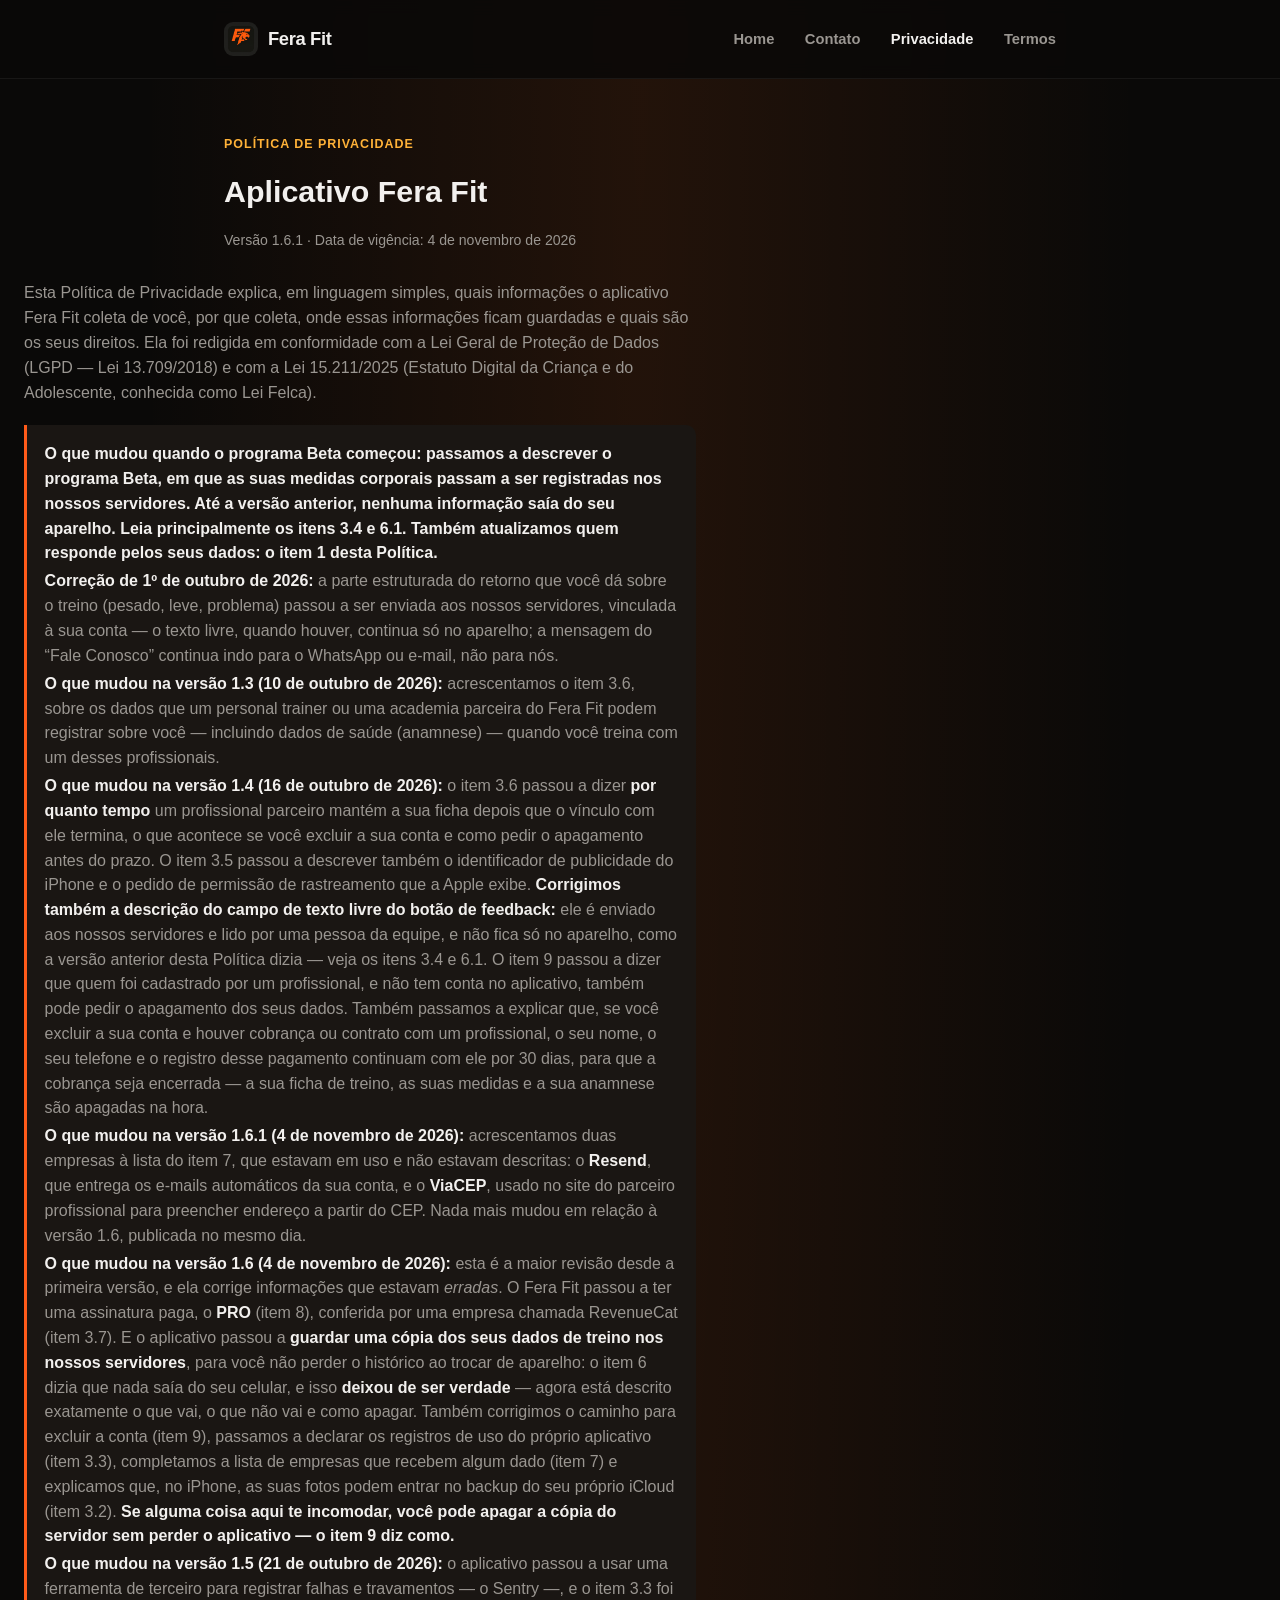
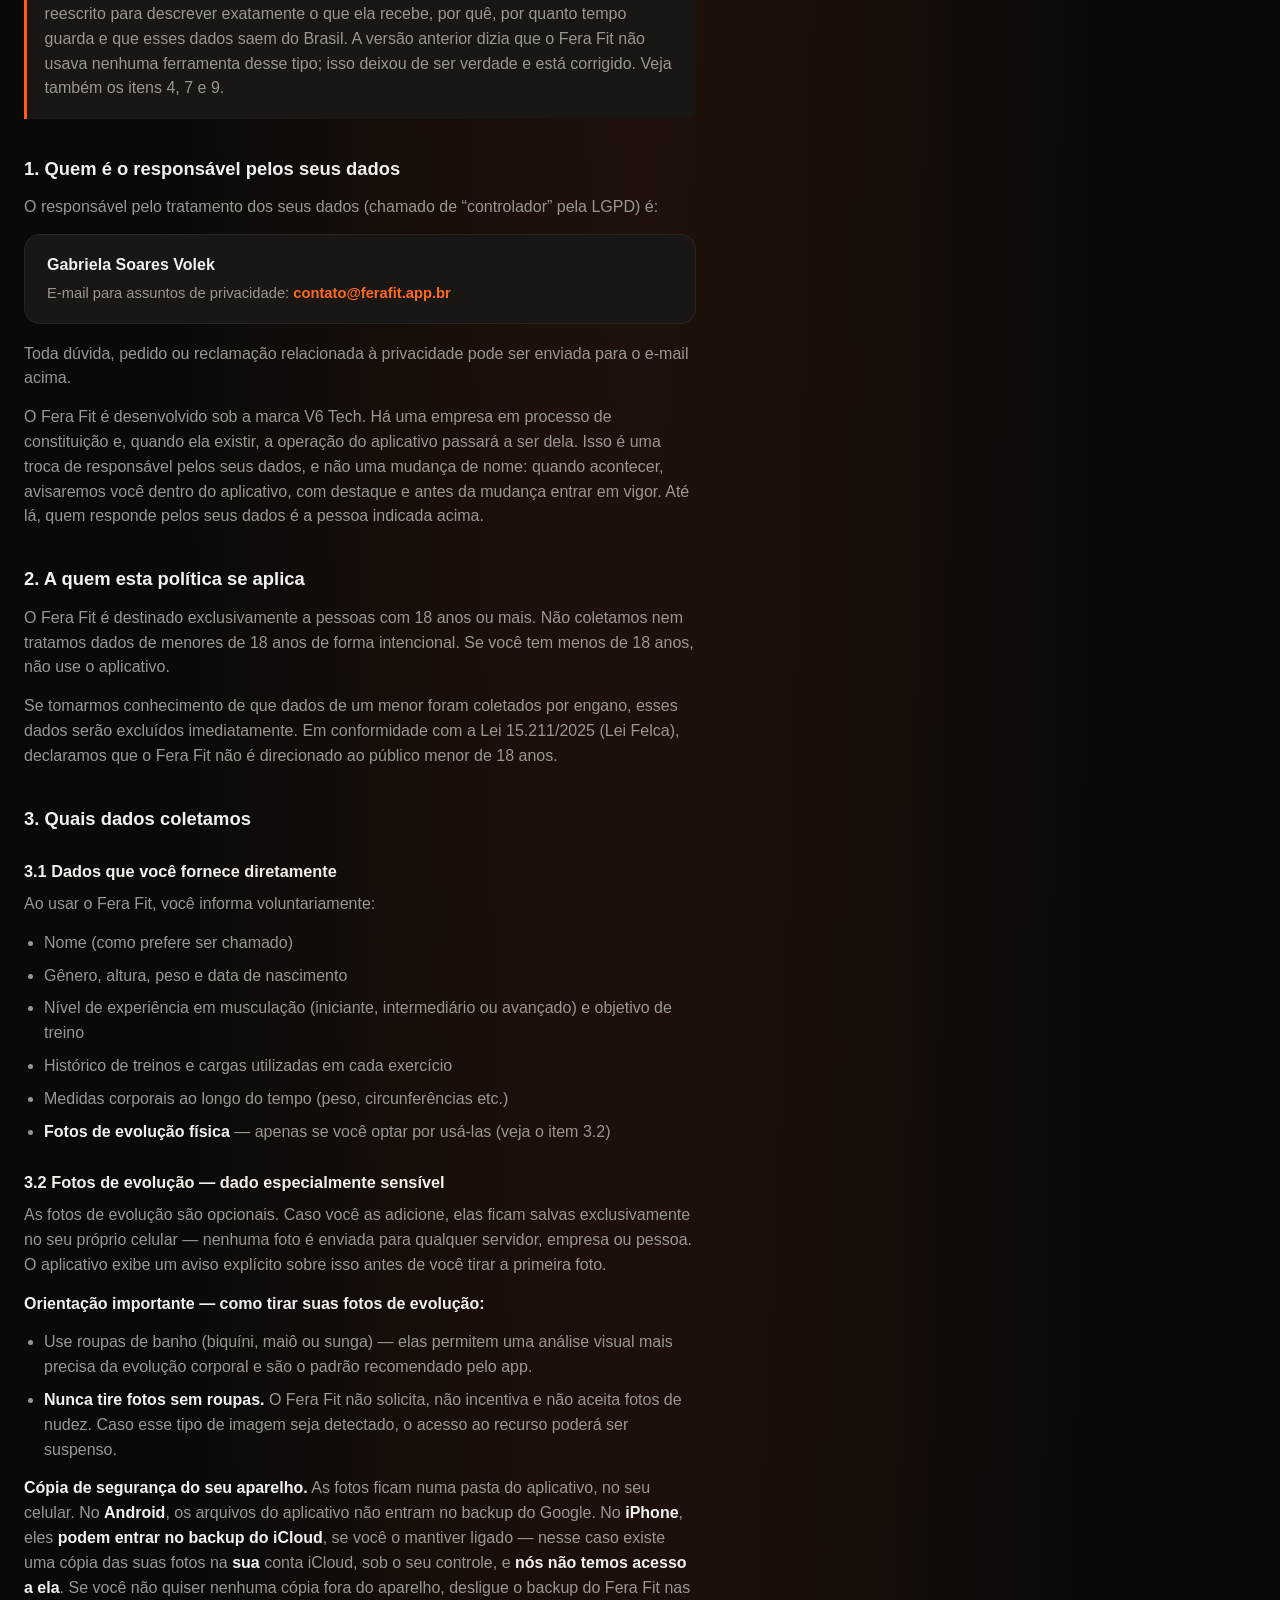
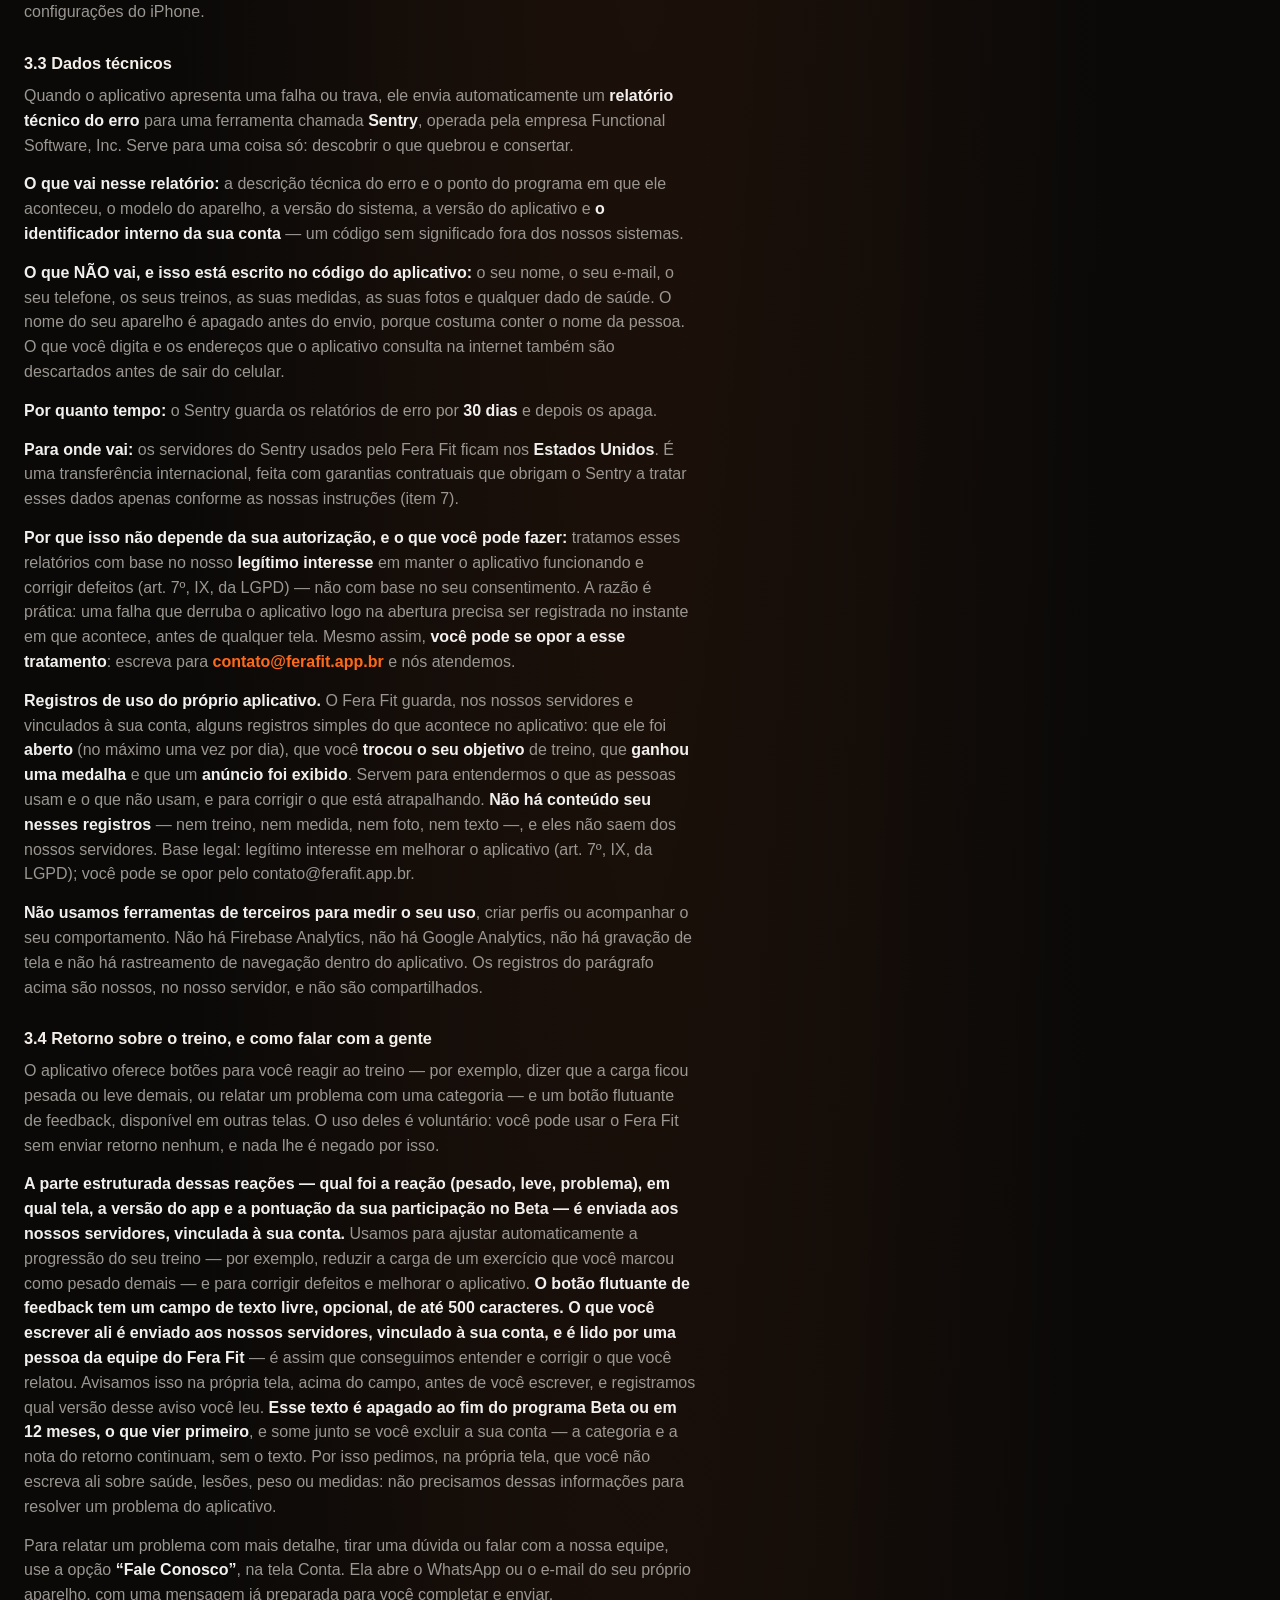
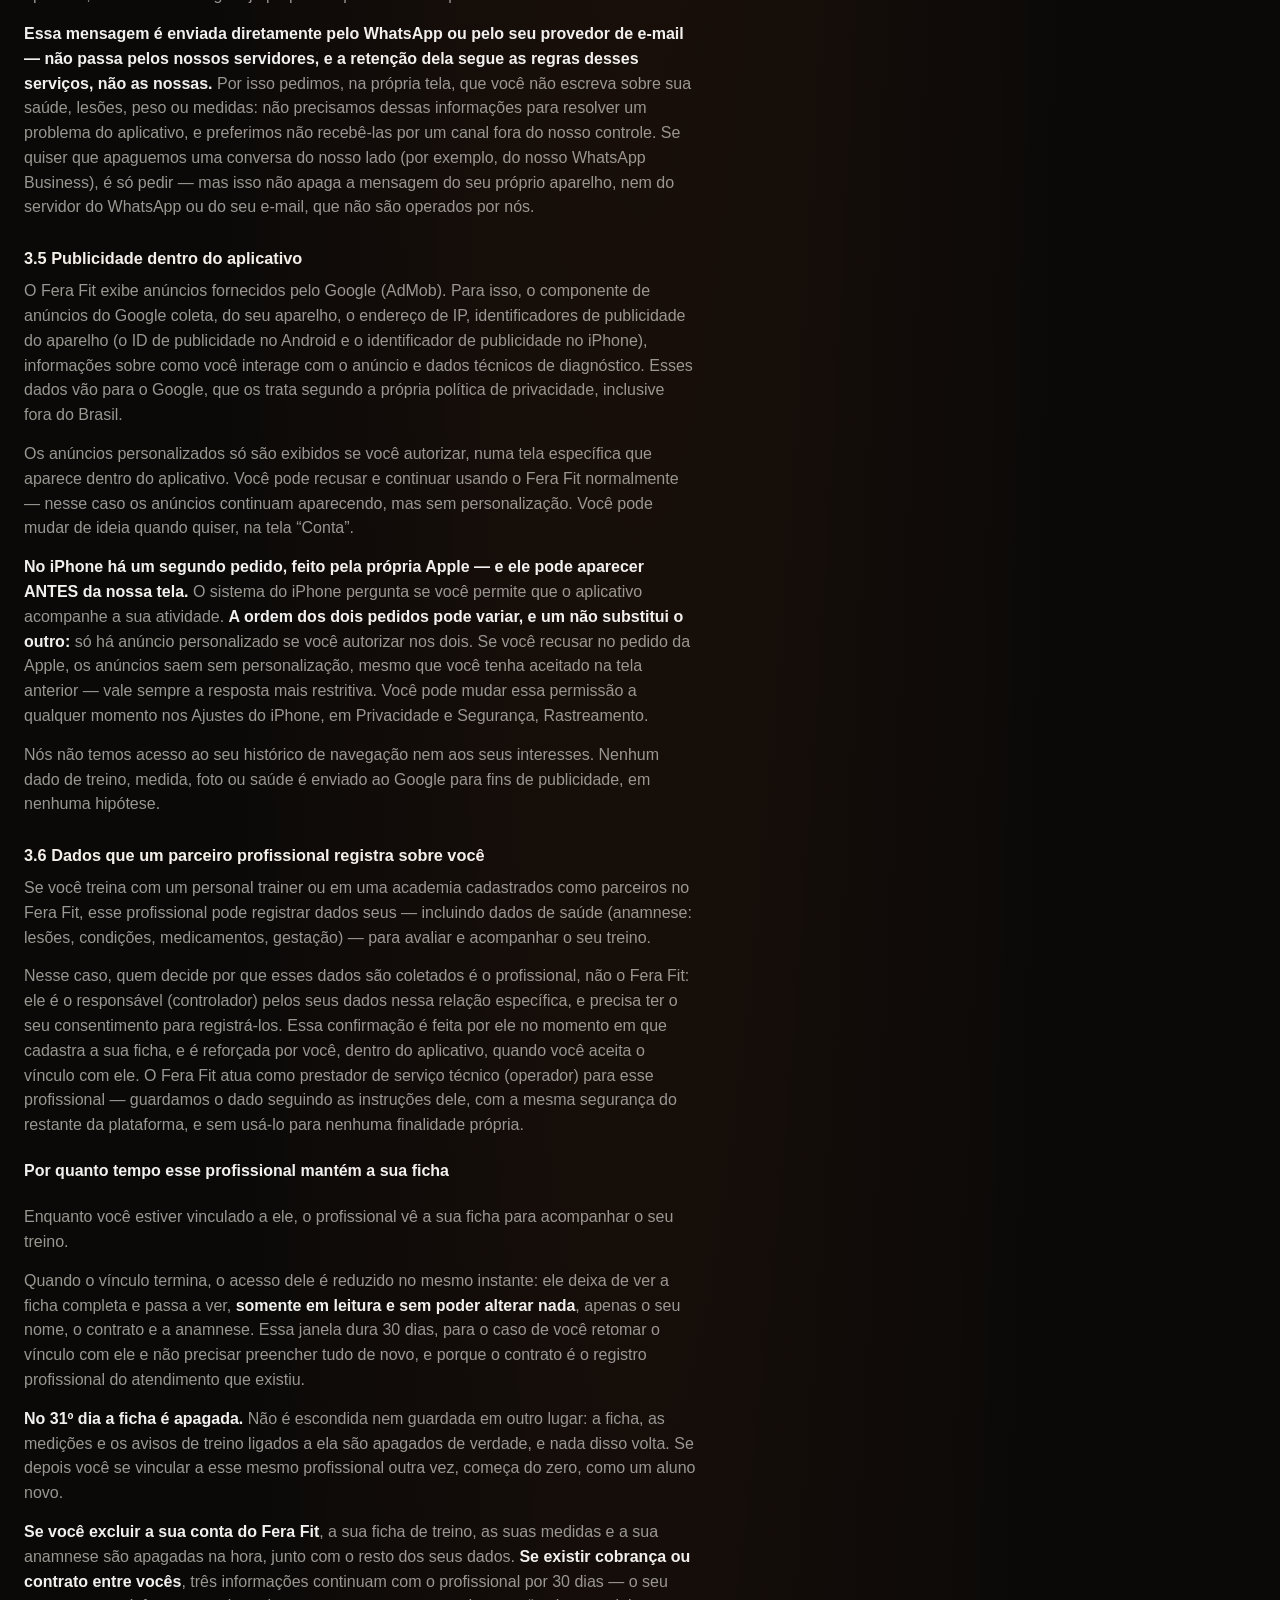
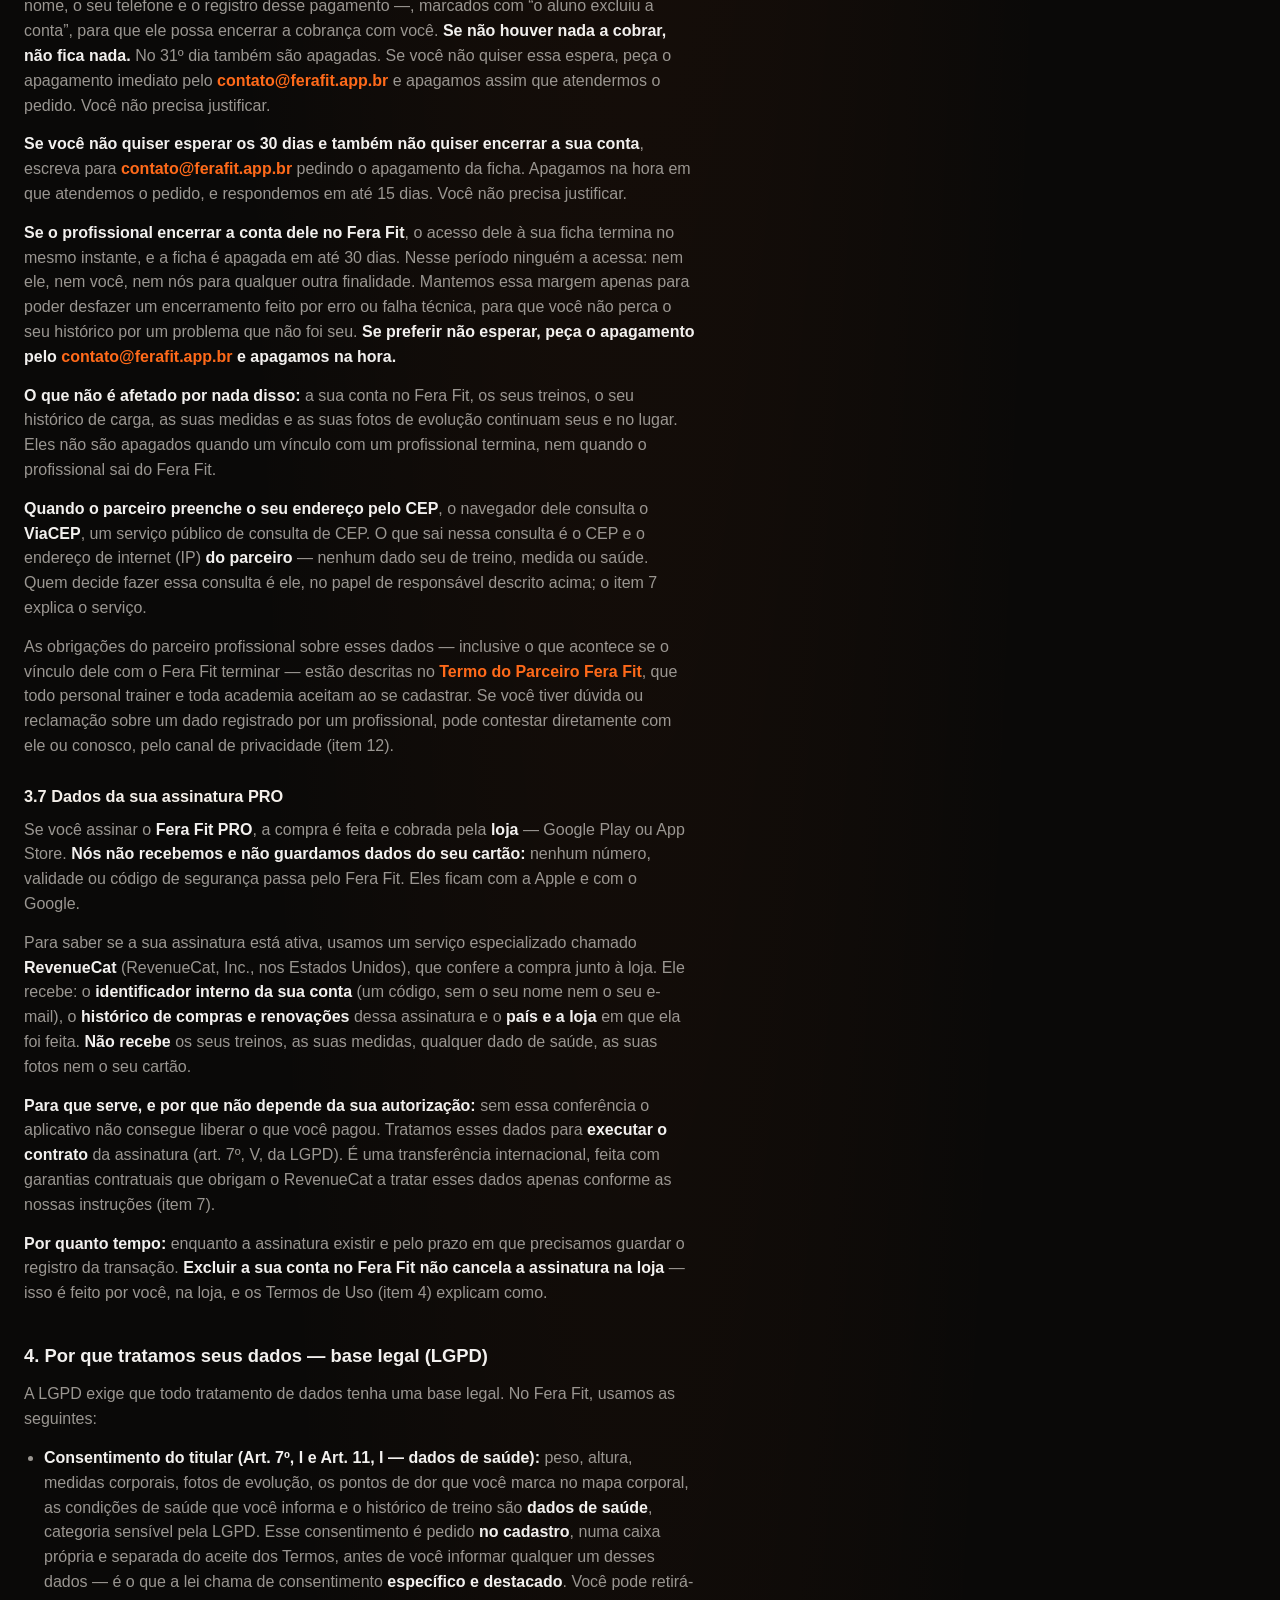
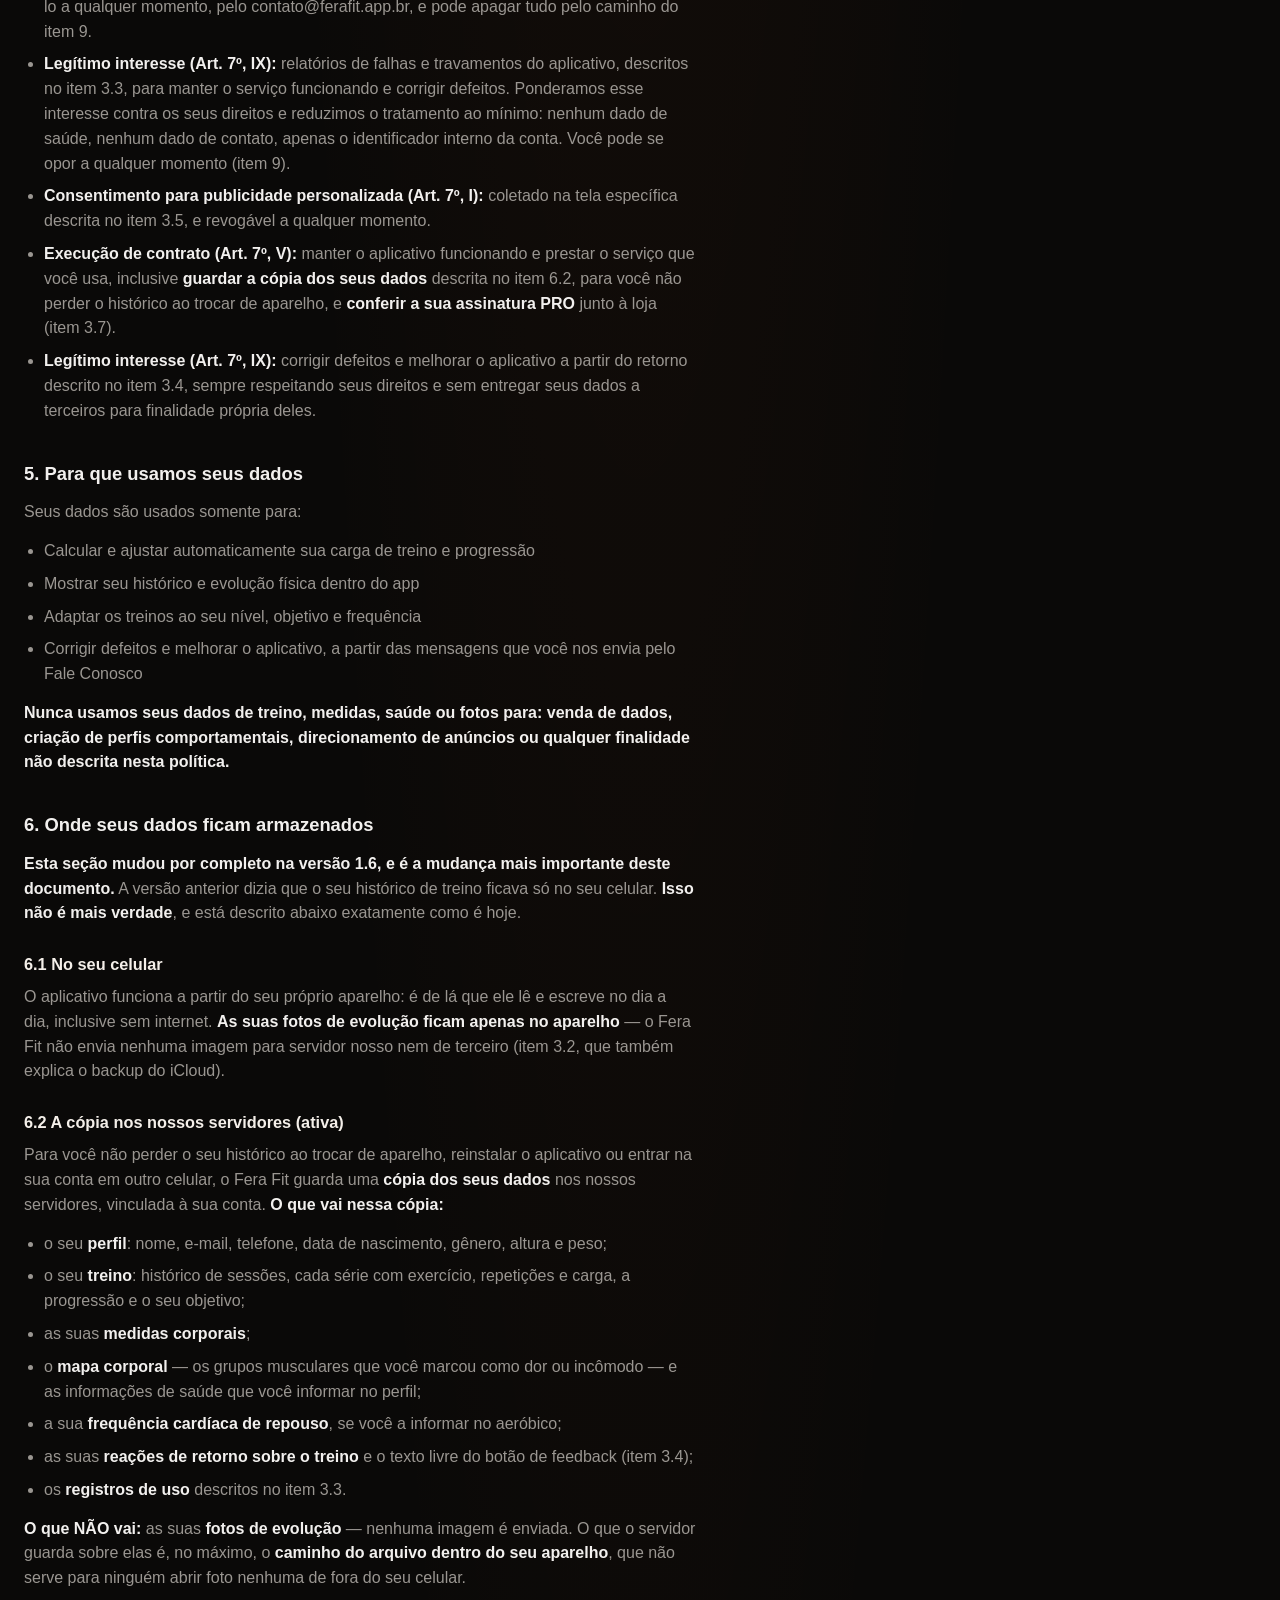
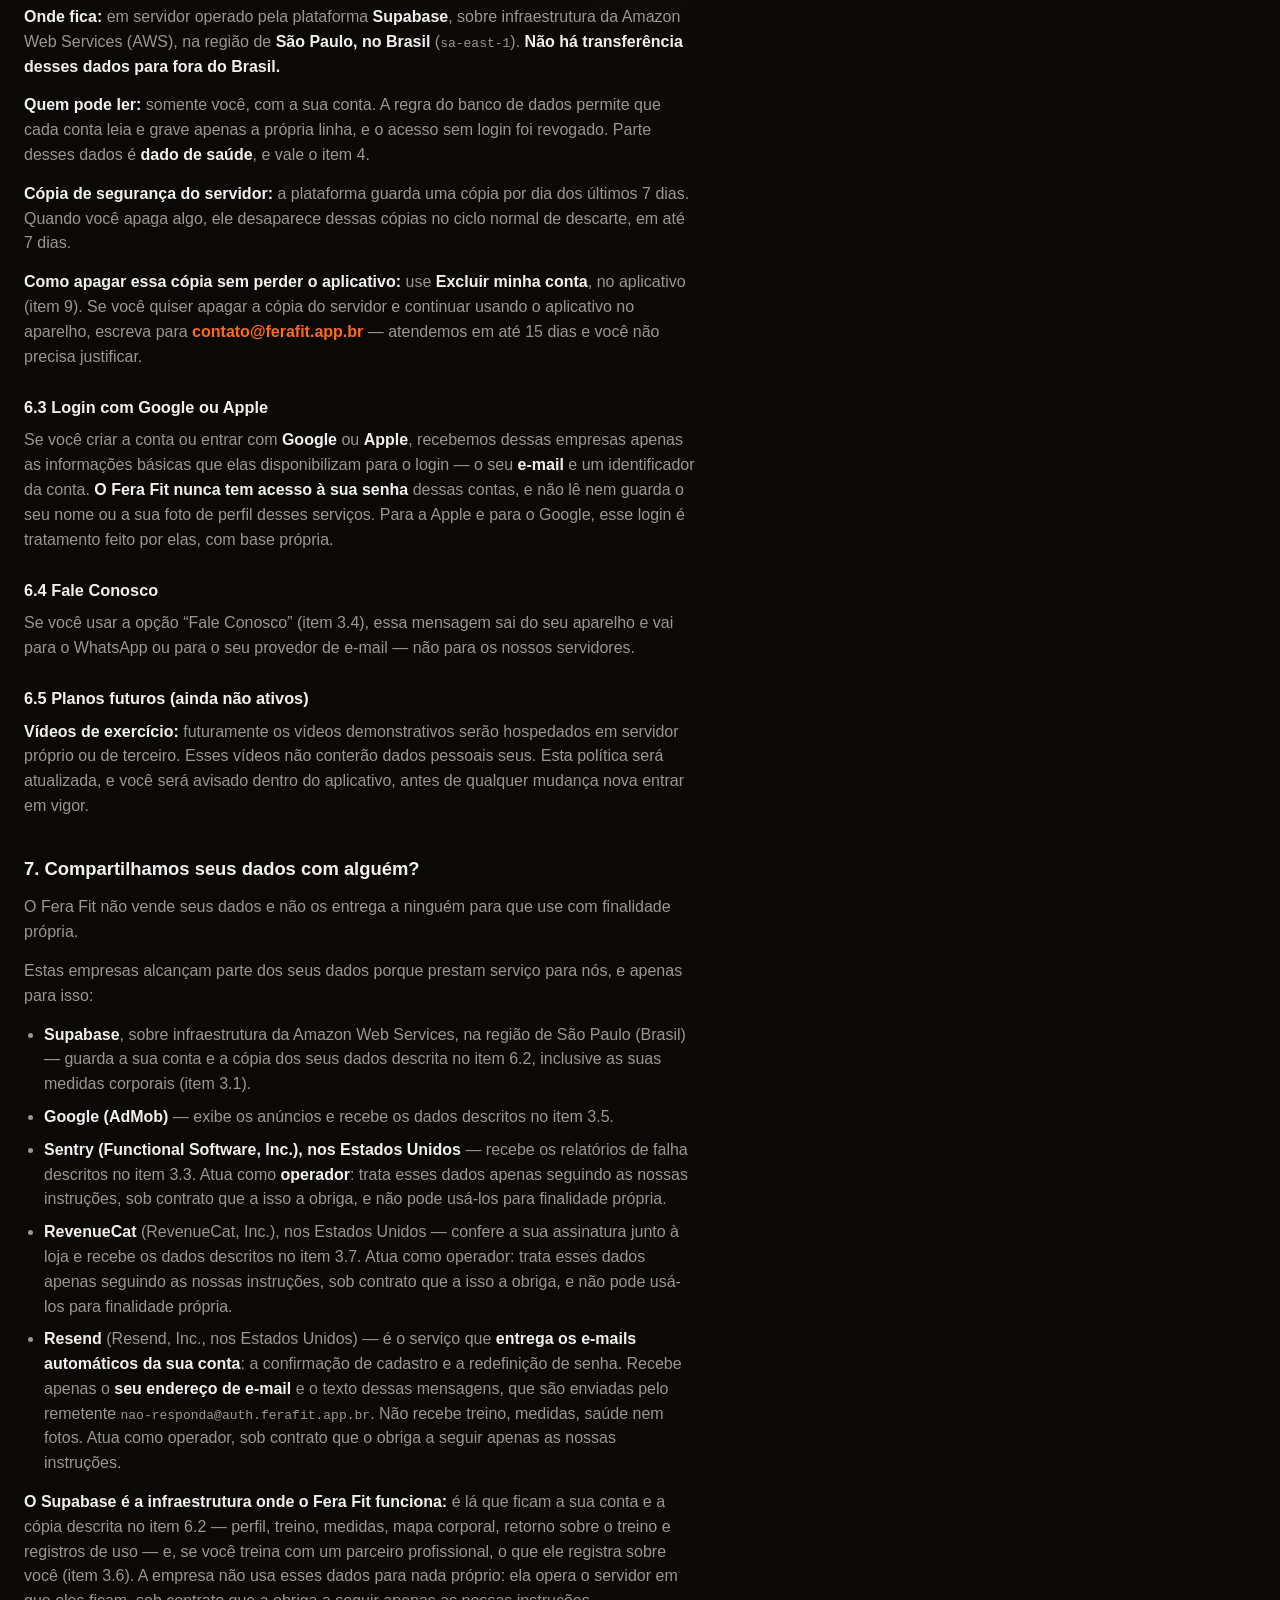
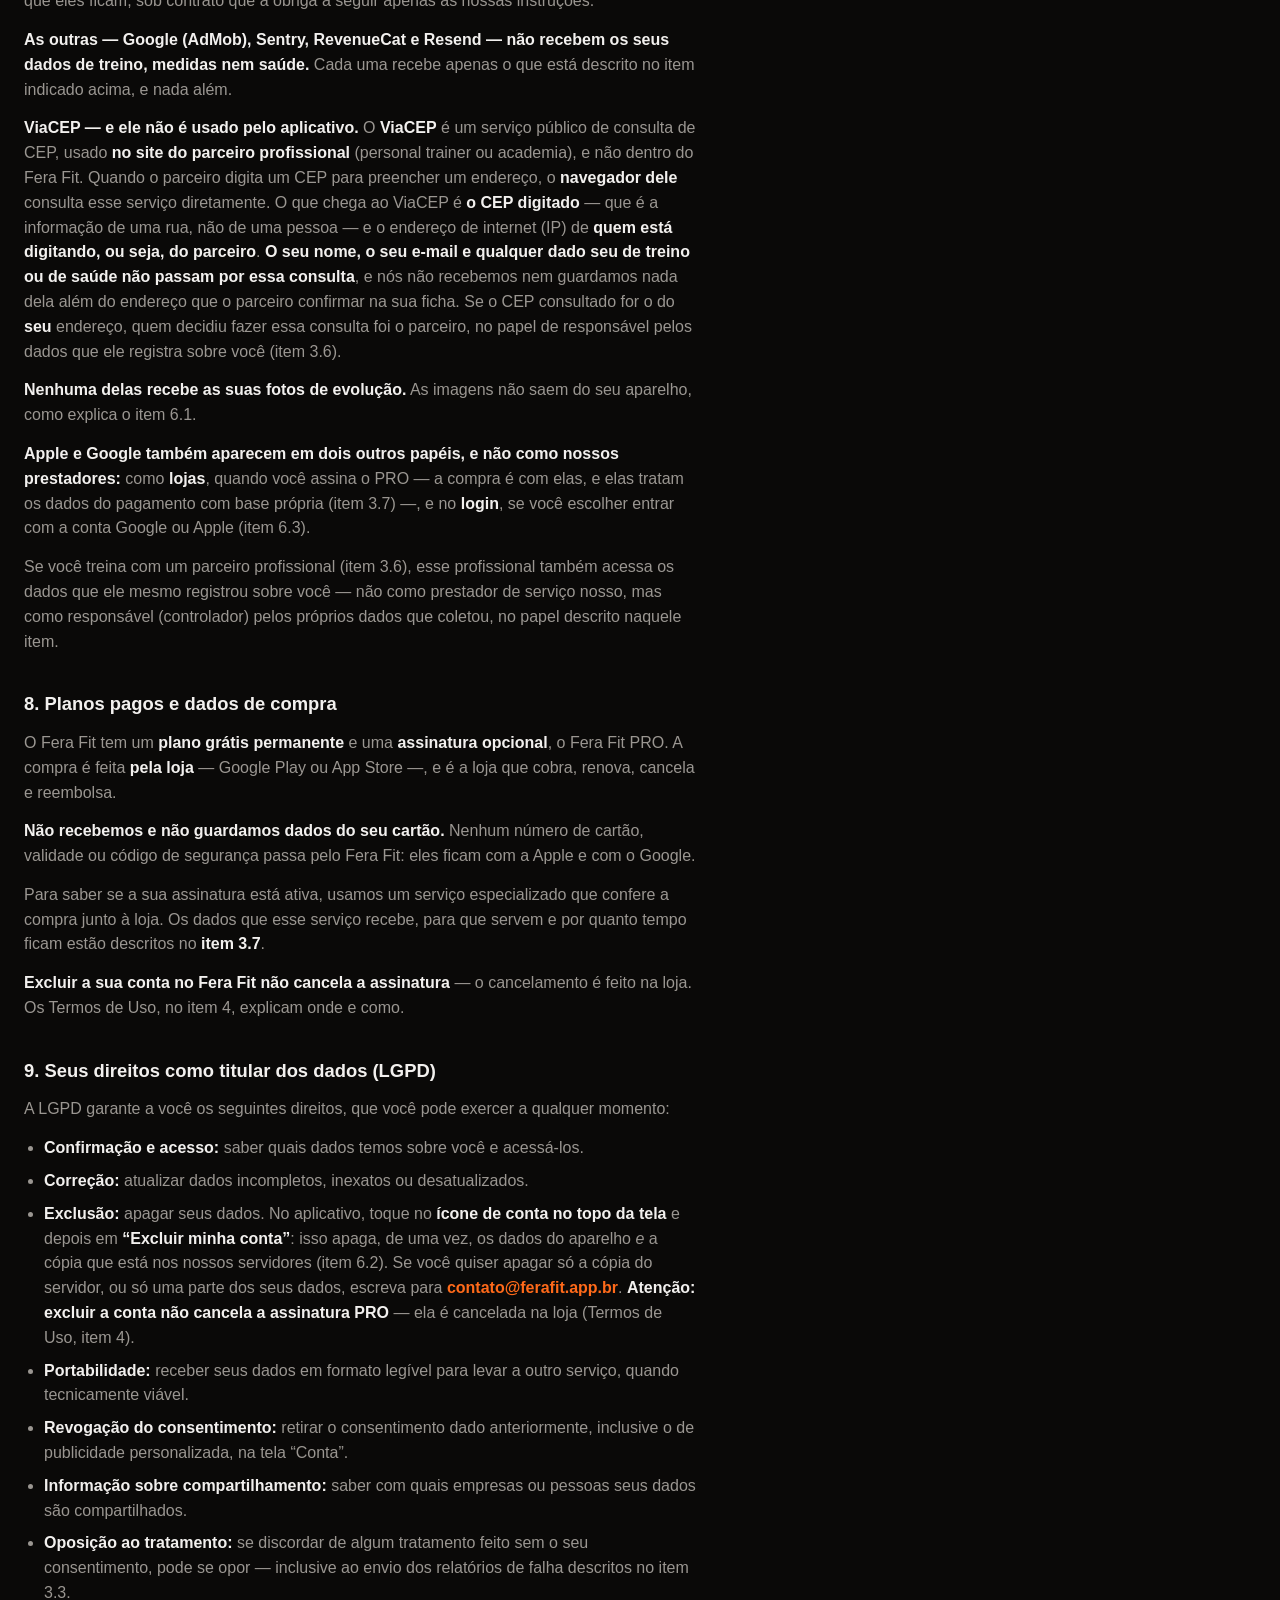
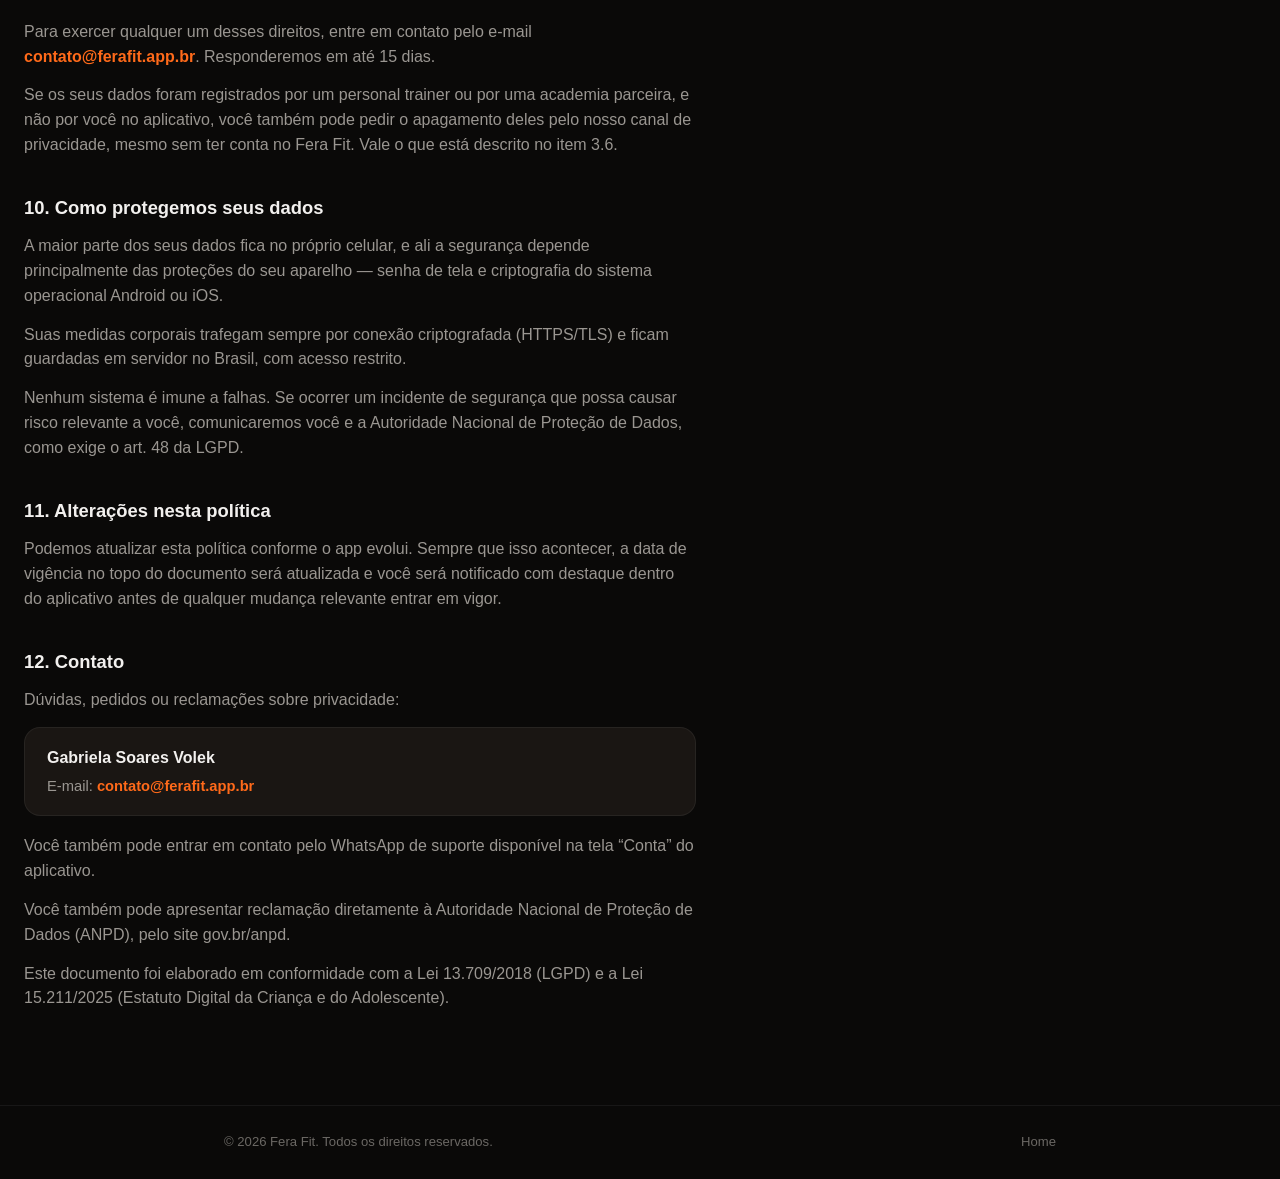
<file: privacidade.html>
<!DOCTYPE html>
<html lang="pt-BR">
<head>
  <meta charset="UTF-8">
  <meta name="viewport" content="width=device-width, initial-scale=1.0">
  <title>Política de Privacidade &mdash; Fera Fit</title>
  <meta name="description" content="Política de Privacidade do aplicativo Fera Fit.">
  <link rel="icon" href="assets/img/favicon.png">
  <!-- D094: prévia de link (Open Graph + Twitter Card) -->
  <link rel="canonical" href="https://ferafit.app.br/privacidade.html">
  <meta property="og:site_name" content="Fera Fit">
  <meta property="og:type" content="website">
  <meta property="og:locale" content="pt_BR">
  <meta property="og:url" content="https://ferafit.app.br/privacidade.html">
  <meta property="og:title" content="Política de Privacidade — Fera Fit">
  <meta property="og:description" content="Política de Privacidade do aplicativo Fera Fit.">
  <meta property="og:image" content="https://ferafit.app.br/assets/img/og-image.jpg">
  <meta property="og:image:type" content="image/jpeg">
  <meta property="og:image:width" content="1200">
  <meta property="og:image:height" content="630">
  <meta property="og:image:alt" content="Fera Fit: logotipo e a onça mascote levantando uma barra com anilhas. Frase: Solta a fera.">
  <meta name="twitter:card" content="summary_large_image">
  <meta name="twitter:title" content="Política de Privacidade — Fera Fit">
  <meta name="twitter:description" content="Política de Privacidade do aplicativo Fera Fit.">
  <meta name="twitter:image" content="https://ferafit.app.br/assets/img/og-image.jpg">
  <meta name="twitter:image:alt" content="Fera Fit: logotipo e a onça mascote levantando uma barra com anilhas. Frase: Solta a fera.">
  <link rel="stylesheet" href="assets/css/style.css">
  <style>
    /* Complemento local: estilos para as tabelas e avisos dos documentos legais.
       Se estes estilos forem movidos para assets/css/style.css, este bloco pode sair. */
    .legal-content table { width: 100%; border-collapse: collapse; margin: 1.4rem 0; font-size: .95rem; }
    .legal-content th, .legal-content td { text-align: left; padding: .7rem .8rem; border-bottom: 1px solid rgba(255,255,255,.10); vertical-align: top; }
    .legal-content th { color: #ffb238; font-weight: 600; text-transform: uppercase; letter-spacing: .04em; font-size: .78rem; }
    .legal-content .tabela-wrap { overflow-x: auto; }
    .legal-content h3 { margin: 1.6rem 0 .5rem; font-size: 1.02rem; color: #f4efe9; }
    .legal-content blockquote { margin: 1.2rem 0; padding: .9rem 1.1rem; border-left: 3px solid #ff5b1a;
      background: #1a1613; border-radius: 0 10px 10px 0; }
    .legal-content blockquote p { margin: .2rem 0; }
  </style>
</head>
<body>
  <header class="site-header">
    <div class="container">
      <a class="marca" href="index.html">
        <img src="assets/img/logo.png" alt="Logotipo do Fera Fit: as letras F e F com a cabeça de uma onça">
        <span>Fera Fit</span>
      </a>
      <nav class="site-nav">
        <a href="index.html">Home</a>
        <a href="contato.html">Contato</a>
        <a class="ativo" href="privacidade.html">Privacidade</a>
        <a href="termos.html">Termos</a>
      </nav>
    </div>
  </header>

  <main>
    <section class="legal-header">
      <div class="container">
        <p class="label-secao">Política de Privacidade</p>
        <h1>Aplicativo Fera Fit</h1>
        <p class="versao">Versão 1.6.1 · Data de vigência: 4 de novembro de 2026</p>
      </div>
    </section>

    <section class="legal-content">
      <div class="container">
        <p>Esta Política de Privacidade explica, em linguagem simples, quais informações o aplicativo Fera Fit coleta de você, por que coleta, onde essas informações ficam guardadas e quais são os seus direitos. Ela foi redigida em conformidade com a Lei Geral de Proteção de Dados (LGPD — Lei 13.709/2018) e com a Lei 15.211/2025 (Estatuto Digital da Criança e do Adolescente, conhecida como Lei Felca).</p>
        <blockquote><p><strong>O que mudou quando o programa Beta começou: passamos a descrever o programa Beta, em que as suas medidas corporais passam a ser registradas nos nossos servidores. Até a versão anterior, nenhuma informação saía do seu aparelho. Leia principalmente os itens 3.4 e 6.1. Também atualizamos quem responde pelos seus dados: o item 1 desta Política.</strong></p><p><strong>Correção de 1º de outubro de 2026:</strong> a parte estruturada do retorno que você dá sobre o treino (pesado, leve, problema) passou a ser enviada aos nossos servidores, vinculada à sua conta — o texto livre, quando houver, continua só no aparelho; a mensagem do “Fale Conosco” continua indo para o WhatsApp ou e-mail, não para nós.</p><p><strong>O que mudou na versão 1.3 (10 de outubro de 2026):</strong> acrescentamos o item 3.6, sobre os dados que um personal trainer ou uma academia parceira do Fera Fit podem registrar sobre você — incluindo dados de saúde (anamnese) — quando você treina com um desses profissionais.</p><p><strong>O que mudou na versão 1.4 (16 de outubro de 2026):</strong> o item 3.6 passou a dizer <strong>por quanto tempo</strong> um profissional parceiro mantém a sua ficha depois que o vínculo com ele termina, o que acontece se você excluir a sua conta e como pedir o apagamento antes do prazo. O item 3.5 passou a descrever também o identificador de publicidade do iPhone e o pedido de permissão de rastreamento que a Apple exibe. <strong>Corrigimos também a descrição do campo de texto livre do botão de feedback:</strong> ele é enviado aos nossos servidores e lido por uma pessoa da equipe, e não fica só no aparelho, como a versão anterior desta Política dizia — veja os itens 3.4 e 6.1. O item 9 passou a dizer que quem foi cadastrado por um profissional, e não tem conta no aplicativo, também pode pedir o apagamento dos seus dados. Também passamos a explicar que, se você excluir a sua conta e houver cobrança ou contrato com um profissional, o seu nome, o seu telefone e o registro desse pagamento continuam com ele por 30 dias, para que a cobrança seja encerrada — a sua ficha de treino, as suas medidas e a sua anamnese são apagadas na hora.</p><p><strong>O que mudou na versão 1.6.1 (4 de novembro de 2026):</strong> acrescentamos duas empresas à lista do item 7, que estavam em uso e não estavam descritas: o <strong>Resend</strong>, que entrega os e-mails automáticos da sua conta, e o <strong>ViaCEP</strong>, usado no site do parceiro profissional para preencher endereço a partir do CEP. Nada mais mudou em relação à versão 1.6, publicada no mesmo dia.</p><p><strong>O que mudou na versão 1.6 (4 de novembro de 2026):</strong> esta é a maior revisão desde a primeira versão, e ela corrige informações que estavam <em>erradas</em>. O Fera Fit passou a ter uma assinatura paga, o <strong>PRO</strong> (item 8), conferida por uma empresa chamada RevenueCat (item 3.7). E o aplicativo passou a <strong>guardar uma cópia dos seus dados de treino nos nossos servidores</strong>, para você não perder o histórico ao trocar de aparelho: o item 6 dizia que nada saía do seu celular, e isso <strong>deixou de ser verdade</strong> — agora está descrito exatamente o que vai, o que não vai e como apagar. Também corrigimos o caminho para excluir a conta (item 9), passamos a declarar os registros de uso do próprio aplicativo (item 3.3), completamos a lista de empresas que recebem algum dado (item 7) e explicamos que, no iPhone, as suas fotos podem entrar no backup do seu próprio iCloud (item 3.2). <strong>Se alguma coisa aqui te incomodar, você pode apagar a cópia do servidor sem perder o aplicativo — o item 9 diz como.</strong></p><p><strong>O que mudou na versão 1.5 (21 de outubro de 2026):</strong> o aplicativo passou a usar uma ferramenta de terceiro para registrar falhas e travamentos — o Sentry —, e o item 3.3 foi reescrito para descrever exatamente o que ela recebe, por quê, por quanto tempo guarda e que esses dados saem do Brasil. A versão anterior dizia que o Fera Fit não usava nenhuma ferramenta desse tipo; isso deixou de ser verdade e está corrigido. Veja também os itens 4, 7 e 9.</p></blockquote>
        <h2 id="quem-é-o-responsável-pelos-seus-dados">1. Quem é o responsável pelos seus dados</h2>
        <p>O responsável pelo tratamento dos seus dados (chamado de “controlador” pela LGPD) é:</p>
        <div class="card-controlador">
        <div class="nome">Gabriela Soares Volek</div>
        <div class="linha">E-mail para assuntos de privacidade: <a href="mailto:contato@ferafit.app.br">contato@ferafit.app.br</a></div>
        </div>
        <p>Toda dúvida, pedido ou reclamação relacionada à privacidade pode ser enviada para o e-mail acima.</p>
        <p>O Fera Fit é desenvolvido sob a marca V6 Tech. Há uma empresa em processo de constituição e, quando ela existir, a operação do aplicativo passará a ser dela. Isso é uma troca de responsável pelos seus dados, e não uma mudança de nome: quando acontecer, avisaremos você dentro do aplicativo, com destaque e antes da mudança entrar em vigor. Até lá, quem responde pelos seus dados é a pessoa indicada acima.</p>
        <h2 id="a-quem-esta-política-se-aplica">2. A quem esta política se aplica</h2>
        <p>O Fera Fit é destinado exclusivamente a pessoas com 18 anos ou mais. Não coletamos nem tratamos dados de menores de 18 anos de forma intencional. Se você tem menos de 18 anos, não use o aplicativo.</p>
        <p>Se tomarmos conhecimento de que dados de um menor foram coletados por engano, esses dados serão excluídos imediatamente. Em conformidade com a Lei 15.211/2025 (Lei Felca), declaramos que o Fera Fit não é direcionado ao público menor de 18 anos.</p>
        <h2 id="quais-dados-coletamos">3. Quais dados coletamos</h2>
        <h3>3.1 Dados que você fornece diretamente</h3>
        <p>Ao usar o Fera Fit, você informa voluntariamente:</p>
        <ul>
        <li>Nome (como prefere ser chamado)</li>
        <li>Gênero, altura, peso e data de nascimento</li>
        <li>Nível de experiência em musculação (iniciante, intermediário ou avançado) e objetivo de treino</li>
        <li>Histórico de treinos e cargas utilizadas em cada exercício</li>
        <li>Medidas corporais ao longo do tempo (peso, circunferências etc.)</li>
        <li><strong>Fotos de evolução física</strong> — apenas se você optar por usá-las (veja o item 3.2)</li>
        </ul>
        <h3>3.2 Fotos de evolução — dado especialmente sensível</h3>
        <p>As fotos de evolução são opcionais. Caso você as adicione, elas ficam salvas exclusivamente no seu próprio celular — nenhuma foto é enviada para qualquer servidor, empresa ou pessoa. O aplicativo exibe um aviso explícito sobre isso antes de você tirar a primeira foto.</p>
        <p><strong>Orientação importante — como tirar suas fotos de evolução:</strong></p>
        <ul>
        <li>Use roupas de banho (biquíni, maiô ou sunga) — elas permitem uma análise visual mais precisa da evolução corporal e são o padrão recomendado pelo app.</li>
        <li><strong>Nunca tire fotos sem roupas.</strong> O Fera Fit não solicita, não incentiva e não aceita fotos de nudez. Caso esse tipo de imagem seja detectado, o acesso ao recurso poderá ser suspenso.</li>
        </ul>
        <p><strong>Cópia de segurança do seu aparelho.</strong> As fotos ficam numa pasta do aplicativo, no seu celular. No <strong>Android</strong>, os arquivos do aplicativo não entram no backup do Google. No <strong>iPhone</strong>, eles <strong>podem entrar no backup do iCloud</strong>, se você o mantiver ligado — nesse caso existe uma cópia das suas fotos na <strong>sua</strong> conta iCloud, sob o seu controle, e <strong>nós não temos acesso a ela</strong>. Se você não quiser nenhuma cópia fora do aparelho, desligue o backup do Fera Fit nas configurações do iPhone.</p>
        <h3>3.3 Dados técnicos</h3>
        <p>Quando o aplicativo apresenta uma falha ou trava, ele envia automaticamente um <strong>relatório técnico do erro</strong> para uma ferramenta chamada <strong>Sentry</strong>, operada pela empresa Functional Software, Inc. Serve para uma coisa só: descobrir o que quebrou e consertar.</p>
        <p><strong>O que vai nesse relatório:</strong> a descrição técnica do erro e o ponto do programa em que ele aconteceu, o modelo do aparelho, a versão do sistema, a versão do aplicativo e <strong>o identificador interno da sua conta</strong> — um código sem significado fora dos nossos sistemas.</p>
        <p><strong>O que NÃO vai, e isso está escrito no código do aplicativo:</strong> o seu nome, o seu e-mail, o seu telefone, os seus treinos, as suas medidas, as suas fotos e qualquer dado de saúde. O nome do seu aparelho é apagado antes do envio, porque costuma conter o nome da pessoa. O que você digita e os endereços que o aplicativo consulta na internet também são descartados antes de sair do celular.</p>
        <p><strong>Por quanto tempo:</strong> o Sentry guarda os relatórios de erro por <strong>30 dias</strong> e depois os apaga.</p>
        <p><strong>Para onde vai:</strong> os servidores do Sentry usados pelo Fera Fit ficam nos <strong>Estados Unidos</strong>. É uma transferência internacional, feita com garantias contratuais que obrigam o Sentry a tratar esses dados apenas conforme as nossas instruções (item 7).</p>
        <p><strong>Por que isso não depende da sua autorização, e o que você pode fazer:</strong> tratamos esses relatórios com base no nosso <strong>legítimo interesse</strong> em manter o aplicativo funcionando e corrigir defeitos (art. 7º, IX, da LGPD) — não com base no seu consentimento. A razão é prática: uma falha que derruba o aplicativo logo na abertura precisa ser registrada no instante em que acontece, antes de qualquer tela. Mesmo assim, <strong>você pode se opor a esse tratamento</strong>: escreva para <a href="mailto:contato@ferafit.app.br">contato@ferafit.app.br</a> e nós atendemos.</p>
        <p><strong>Registros de uso do próprio aplicativo.</strong> O Fera Fit guarda, nos nossos servidores e vinculados à sua conta, alguns registros simples do que acontece no aplicativo: que ele foi <strong>aberto</strong> (no máximo uma vez por dia), que você <strong>trocou o seu objetivo</strong> de treino, que <strong>ganhou uma medalha</strong> e que um <strong>anúncio foi exibido</strong>. Servem para entendermos o que as pessoas usam e o que não usam, e para corrigir o que está atrapalhando. <strong>Não há conteúdo seu nesses registros</strong> — nem treino, nem medida, nem foto, nem texto —, e eles não saem dos nossos servidores. Base legal: legítimo interesse em melhorar o aplicativo (art. 7º, IX, da LGPD); você pode se opor pelo contato@ferafit.app.br.</p>
        <p><strong>Não usamos ferramentas de terceiros para medir o seu uso</strong>, criar perfis ou acompanhar o seu comportamento. Não há Firebase Analytics, não há Google Analytics, não há gravação de tela e não há rastreamento de navegação dentro do aplicativo. Os registros do parágrafo acima são nossos, no nosso servidor, e não são compartilhados.</p>
        <h3>3.4 Retorno sobre o treino, e como falar com a gente</h3>
        <p>O aplicativo oferece botões para você reagir ao treino — por exemplo, dizer que a carga ficou pesada ou leve demais, ou relatar um problema com uma categoria — e um botão flutuante de feedback, disponível em outras telas. O uso deles é voluntário: você pode usar o Fera Fit sem enviar retorno nenhum, e nada lhe é negado por isso.</p>
        <p><strong>A parte estruturada dessas reações — qual foi a reação (pesado, leve, problema), em qual tela, a versão do app e a pontuação da sua participação no Beta — é enviada aos nossos servidores, vinculada à sua conta.</strong> Usamos para ajustar automaticamente a progressão do seu treino — por exemplo, reduzir a carga de um exercício que você marcou como pesado demais — e para corrigir defeitos e melhorar o aplicativo. <strong>O botão flutuante de feedback tem um campo de texto livre, opcional, de até 500 caracteres. O que você escrever ali é enviado aos nossos servidores, vinculado à sua conta, e é lido por uma pessoa da equipe do Fera Fit</strong> — é assim que conseguimos entender e corrigir o que você relatou. Avisamos isso na própria tela, acima do campo, antes de você escrever, e registramos qual versão desse aviso você leu. <strong>Esse texto é apagado ao fim do programa Beta ou em 12 meses, o que vier primeiro</strong>, e some junto se você excluir a sua conta — a categoria e a nota do retorno continuam, sem o texto. Por isso pedimos, na própria tela, que você não escreva ali sobre saúde, lesões, peso ou medidas: não precisamos dessas informações para resolver um problema do aplicativo.</p>
        <p>Para relatar um problema com mais detalhe, tirar uma dúvida ou falar com a nossa equipe, use a opção <strong>“Fale Conosco”</strong>, na tela Conta. Ela abre o WhatsApp ou o e-mail do seu próprio aparelho, com uma mensagem já preparada para você completar e enviar.</p>
        <p><strong>Essa mensagem é enviada diretamente pelo WhatsApp ou pelo seu provedor de e-mail — não passa pelos nossos servidores, e a retenção dela segue as regras desses serviços, não as nossas.</strong> Por isso pedimos, na própria tela, que você não escreva sobre sua saúde, lesões, peso ou medidas: não precisamos dessas informações para resolver um problema do aplicativo, e preferimos não recebê-las por um canal fora do nosso controle. Se quiser que apaguemos uma conversa do nosso lado (por exemplo, do nosso WhatsApp Business), é só pedir — mas isso não apaga a mensagem do seu próprio aparelho, nem do servidor do WhatsApp ou do seu e-mail, que não são operados por nós.</p>
        <h3>3.5 Publicidade dentro do aplicativo</h3>
        <p>O Fera Fit exibe anúncios fornecidos pelo Google (AdMob). Para isso, o componente de anúncios do Google coleta, do seu aparelho, o endereço de IP, identificadores de publicidade do aparelho (o ID de publicidade no Android e o identificador de publicidade no iPhone), informações sobre como você interage com o anúncio e dados técnicos de diagnóstico. Esses dados vão para o Google, que os trata segundo a própria política de privacidade, inclusive fora do Brasil.</p>
        <p>Os anúncios personalizados só são exibidos se você autorizar, numa tela específica que aparece dentro do aplicativo. Você pode recusar e continuar usando o Fera Fit normalmente — nesse caso os anúncios continuam aparecendo, mas sem personalização. Você pode mudar de ideia quando quiser, na tela “Conta”.</p>
        <p><strong>No iPhone há um segundo pedido, feito pela própria Apple — e ele pode aparecer ANTES da nossa tela.</strong> O sistema do iPhone pergunta se você permite que o aplicativo acompanhe a sua atividade. <strong>A ordem dos dois pedidos pode variar, e um não substitui o outro:</strong> só há anúncio personalizado se você autorizar nos dois. Se você recusar no pedido da Apple, os anúncios saem sem personalização, mesmo que você tenha aceitado na tela anterior — vale sempre a resposta mais restritiva. Você pode mudar essa permissão a qualquer momento nos Ajustes do iPhone, em Privacidade e Segurança, Rastreamento.</p>
        <p>Nós não temos acesso ao seu histórico de navegação nem aos seus interesses. Nenhum dado de treino, medida, foto ou saúde é enviado ao Google para fins de publicidade, em nenhuma hipótese.</p>
        <h3>3.6 Dados que um parceiro profissional registra sobre você</h3>
        <p>Se você treina com um personal trainer ou em uma academia cadastrados como parceiros no Fera Fit, esse profissional pode registrar dados seus — incluindo dados de saúde (anamnese: lesões, condições, medicamentos, gestação) — para avaliar e acompanhar o seu treino.</p>
        <p>Nesse caso, quem decide por que esses dados são coletados é o profissional, não o Fera Fit: ele é o responsável (controlador) pelos seus dados nessa relação específica, e precisa ter o seu consentimento para registrá-los. Essa confirmação é feita por ele no momento em que cadastra a sua ficha, e é reforçada por você, dentro do aplicativo, quando você aceita o vínculo com ele. O Fera Fit atua como prestador de serviço técnico (operador) para esse profissional — guardamos o dado seguindo as instruções dele, com a mesma segurança do restante da plataforma, e sem usá-lo para nenhuma finalidade própria.</p>
        <h4>Por quanto tempo esse profissional mantém a sua ficha</h4>
        <p>Enquanto você estiver vinculado a ele, o profissional vê a sua ficha para acompanhar o seu treino.</p>
        <p>Quando o vínculo termina, o acesso dele é reduzido no mesmo instante: ele deixa de ver a ficha completa e passa a ver, <strong>somente em leitura e sem poder alterar nada</strong>, apenas o seu nome, o contrato e a anamnese. Essa janela dura 30 dias, para o caso de você retomar o vínculo com ele e não precisar preencher tudo de novo, e porque o contrato é o registro profissional do atendimento que existiu.</p>
        <p><strong>No 31º dia a ficha é apagada.</strong> Não é escondida nem guardada em outro lugar: a ficha, as medições e os avisos de treino ligados a ela são apagados de verdade, e nada disso volta. Se depois você se vincular a esse mesmo profissional outra vez, começa do zero, como um aluno novo.</p>
        <p><strong>Se você excluir a sua conta do Fera Fit</strong>, a sua ficha de treino, as suas medidas e a sua anamnese são apagadas na hora, junto com o resto dos seus dados. <strong>Se existir cobrança ou contrato entre vocês</strong>, três informações continuam com o profissional por 30 dias — o seu nome, o seu telefone e o registro desse pagamento —, marcados com “o aluno excluiu a conta”, para que ele possa encerrar a cobrança com você. <strong>Se não houver nada a cobrar, não fica nada.</strong> No 31º dia também são apagadas. Se você não quiser essa espera, peça o apagamento imediato pelo <a href="mailto:contato@ferafit.app.br">contato@ferafit.app.br</a> e apagamos assim que atendermos o pedido. Você não precisa justificar.</p>
        <p><strong>Se você não quiser esperar os 30 dias e também não quiser encerrar a sua conta</strong>, escreva para <a href="mailto:contato@ferafit.app.br">contato@ferafit.app.br</a> pedindo o apagamento da ficha. Apagamos na hora em que atendemos o pedido, e respondemos em até 15 dias. Você não precisa justificar.</p>
        <p><strong>Se o profissional encerrar a conta dele no Fera Fit</strong>, o acesso dele à sua ficha termina no mesmo instante, e a ficha é apagada em até 30 dias. Nesse período ninguém a acessa: nem ele, nem você, nem nós para qualquer outra finalidade. Mantemos essa margem apenas para poder desfazer um encerramento feito por erro ou falha técnica, para que você não perca o seu histórico por um problema que não foi seu. <strong>Se preferir não esperar, peça o apagamento pelo <a href="mailto:contato@ferafit.app.br">contato@ferafit.app.br</a> e apagamos na hora.</strong></p>
        <p><strong>O que não é afetado por nada disso:</strong> a sua conta no Fera Fit, os seus treinos, o seu histórico de carga, as suas medidas e as suas fotos de evolução continuam seus e no lugar. Eles não são apagados quando um vínculo com um profissional termina, nem quando o profissional sai do Fera Fit.</p>
        <p><strong>Quando o parceiro preenche o seu endereço pelo CEP</strong>, o navegador dele consulta o <strong>ViaCEP</strong>, um serviço público de consulta de CEP. O que sai nessa consulta é o CEP e o endereço de internet (IP) <strong>do parceiro</strong> — nenhum dado seu de treino, medida ou saúde. Quem decide fazer essa consulta é ele, no papel de responsável descrito acima; o item 7 explica o serviço.</p>
        <p>As obrigações do parceiro profissional sobre esses dados — inclusive o que acontece se o vínculo dele com o Fera Fit terminar — estão descritas no <a href="termo-parceiro.html">Termo do Parceiro Fera Fit</a>, que todo personal trainer e toda academia aceitam ao se cadastrar. Se você tiver dúvida ou reclamação sobre um dado registrado por um profissional, pode contestar diretamente com ele ou conosco, pelo canal de privacidade (item 12).</p>
        <h3>3.7 Dados da sua assinatura PRO</h3>
        <p>Se você assinar o <strong>Fera Fit PRO</strong>, a compra é feita e cobrada pela <strong>loja</strong> — Google Play ou App Store. <strong>Nós não recebemos e não guardamos dados do seu cartão:</strong> nenhum número, validade ou código de segurança passa pelo Fera Fit. Eles ficam com a Apple e com o Google.</p>
        <p>Para saber se a sua assinatura está ativa, usamos um serviço especializado chamado <strong>RevenueCat</strong> (RevenueCat, Inc., nos Estados Unidos), que confere a compra junto à loja. Ele recebe: o <strong>identificador interno da sua conta</strong> (um código, sem o seu nome nem o seu e-mail), o <strong>histórico de compras e renovações</strong> dessa assinatura e o <strong>país e a loja</strong> em que ela foi feita. <strong>Não recebe</strong> os seus treinos, as suas medidas, qualquer dado de saúde, as suas fotos nem o seu cartão.</p>
        <p><strong>Para que serve, e por que não depende da sua autorização:</strong> sem essa conferência o aplicativo não consegue liberar o que você pagou. Tratamos esses dados para <strong>executar o contrato</strong> da assinatura (art. 7º, V, da LGPD). É uma transferência internacional, feita com garantias contratuais que obrigam o RevenueCat a tratar esses dados apenas conforme as nossas instruções (item 7).</p>
        <p><strong>Por quanto tempo:</strong> enquanto a assinatura existir e pelo prazo em que precisamos guardar o registro da transação. <strong>Excluir a sua conta no Fera Fit não cancela a assinatura na loja</strong> — isso é feito por você, na loja, e os Termos de Uso (item 4) explicam como.</p>
        <h2 id="por-que-tratamos-seus-dados-base-legal-lgpd">4. Por que tratamos seus dados — base legal (LGPD)</h2>
        <p>A LGPD exige que todo tratamento de dados tenha uma base legal. No Fera Fit, usamos as seguintes:</p>
        <ul>
        <li><strong>Consentimento do titular (Art. 7º, I e Art. 11, I — dados de saúde):</strong> peso, altura, medidas corporais, fotos de evolução, os pontos de dor que você marca no mapa corporal, as condições de saúde que você informa e o histórico de treino são <strong>dados de saúde</strong>, categoria sensível pela LGPD. Esse consentimento é pedido <strong>no cadastro</strong>, numa caixa própria e separada do aceite dos Termos, antes de você informar qualquer um desses dados — é o que a lei chama de consentimento <strong>específico e destacado</strong>. Você pode retirá-lo a qualquer momento, pelo contato@ferafit.app.br, e pode apagar tudo pelo caminho do item 9.</li>
        <li><strong>Legítimo interesse (Art. 7º, IX):</strong> relatórios de falhas e travamentos do aplicativo, descritos no item 3.3, para manter o serviço funcionando e corrigir defeitos. Ponderamos esse interesse contra os seus direitos e reduzimos o tratamento ao mínimo: nenhum dado de saúde, nenhum dado de contato, apenas o identificador interno da conta. Você pode se opor a qualquer momento (item 9).</li>
        <li><strong>Consentimento para publicidade personalizada (Art. 7º, I):</strong> coletado na tela específica descrita no item 3.5, e revogável a qualquer momento.</li>
        <li><strong>Execução de contrato (Art. 7º, V):</strong> manter o aplicativo funcionando e prestar o serviço que você usa, inclusive <strong>guardar a cópia dos seus dados</strong> descrita no item 6.2, para você não perder o histórico ao trocar de aparelho, e <strong>conferir a sua assinatura PRO</strong> junto à loja (item 3.7).</li>
        <li><strong>Legítimo interesse (Art. 7º, IX):</strong> corrigir defeitos e melhorar o aplicativo a partir do retorno descrito no item 3.4, sempre respeitando seus direitos e sem entregar seus dados a terceiros para finalidade própria deles.</li>
        </ul>
        <h2 id="para-que-usamos-seus-dados">5. Para que usamos seus dados</h2>
        <p>Seus dados são usados somente para:</p>
        <ul>
        <li>Calcular e ajustar automaticamente sua carga de treino e progressão</li>
        <li>Mostrar seu histórico e evolução física dentro do app</li>
        <li>Adaptar os treinos ao seu nível, objetivo e frequência</li>
        <li>Corrigir defeitos e melhorar o aplicativo, a partir das mensagens que você nos envia pelo Fale Conosco</li>
        </ul>
        <p><strong>Nunca usamos seus dados de treino, medidas, saúde ou fotos para: venda de dados, criação de perfis comportamentais, direcionamento de anúncios ou qualquer finalidade não descrita nesta política.</strong></p>
        <h2 id="onde-seus-dados-ficam-armazenados">6. Onde seus dados ficam armazenados</h2>
        <p><strong>Esta seção mudou por completo na versão 1.6, e é a mudança mais importante deste documento.</strong> A versão anterior dizia que o seu histórico de treino ficava só no seu celular. <strong>Isso não é mais verdade</strong>, e está descrito abaixo exatamente como é hoje.</p>
        <h3>6.1 No seu celular</h3>
        <p>O aplicativo funciona a partir do seu próprio aparelho: é de lá que ele lê e escreve no dia a dia, inclusive sem internet. <strong>As suas fotos de evolução ficam apenas no aparelho</strong> — o Fera Fit não envia nenhuma imagem para servidor nosso nem de terceiro (item 3.2, que também explica o backup do iCloud).</p>
        <h3>6.2 A cópia nos nossos servidores (ativa)</h3>
        <p>Para você não perder o seu histórico ao trocar de aparelho, reinstalar o aplicativo ou entrar na sua conta em outro celular, o Fera Fit guarda uma <strong>cópia dos seus dados</strong> nos nossos servidores, vinculada à sua conta. <strong>O que vai nessa cópia:</strong></p>
        <ul>
        <li>o seu <strong>perfil</strong>: nome, e-mail, telefone, data de nascimento, gênero, altura e peso;</li>
        <li>o seu <strong>treino</strong>: histórico de sessões, cada série com exercício, repetições e carga, a progressão e o seu objetivo;</li>
        <li>as suas <strong>medidas corporais</strong>;</li>
        <li>o <strong>mapa corporal</strong> — os grupos musculares que você marcou como dor ou incômodo — e as informações de saúde que você informar no perfil;</li>
        <li>a sua <strong>frequência cardíaca de repouso</strong>, se você a informar no aeróbico;</li>
        <li>as suas <strong>reações de retorno sobre o treino</strong> e o texto livre do botão de feedback (item 3.4);</li>
        <li>os <strong>registros de uso</strong> descritos no item 3.3.</li>
        </ul>
        <p><strong>O que NÃO vai:</strong> as suas <strong>fotos de evolução</strong> — nenhuma imagem é enviada. O que o servidor guarda sobre elas é, no máximo, o <strong>caminho do arquivo dentro do seu aparelho</strong>, que não serve para ninguém abrir foto nenhuma de fora do seu celular.</p>
        <p><strong>Onde fica:</strong> em servidor operado pela plataforma <strong>Supabase</strong>, sobre infraestrutura da Amazon Web Services (AWS), na região de <strong>São Paulo, no Brasil</strong> (<code>sa-east-1</code>). <strong>Não há transferência desses dados para fora do Brasil.</strong></p>
        <p><strong>Quem pode ler:</strong> somente você, com a sua conta. A regra do banco de dados permite que cada conta leia e grave apenas a própria linha, e o acesso sem login foi revogado. Parte desses dados é <strong>dado de saúde</strong>, e vale o item 4.</p>
        <p><strong>Cópia de segurança do servidor:</strong> a plataforma guarda uma cópia por dia dos últimos 7 dias. Quando você apaga algo, ele desaparece dessas cópias no ciclo normal de descarte, em até 7 dias.</p>
        <p><strong>Como apagar essa cópia sem perder o aplicativo:</strong> use <strong>Excluir minha conta</strong>, no aplicativo (item 9). Se você quiser apagar a cópia do servidor e continuar usando o aplicativo no aparelho, escreva para <a href="mailto:contato@ferafit.app.br">contato@ferafit.app.br</a> — atendemos em até 15 dias e você não precisa justificar.</p>
        <h3>6.3 Login com Google ou Apple</h3>
        <p>Se você criar a conta ou entrar com <strong>Google</strong> ou <strong>Apple</strong>, recebemos dessas empresas apenas as informações básicas que elas disponibilizam para o login — o seu <strong>e-mail</strong> e um identificador da conta. <strong>O Fera Fit nunca tem acesso à sua senha</strong> dessas contas, e não lê nem guarda o seu nome ou a sua foto de perfil desses serviços. Para a Apple e para o Google, esse login é tratamento feito por elas, com base própria.</p>
        <h3>6.4 Fale Conosco</h3>
        <p>Se você usar a opção “Fale Conosco” (item 3.4), essa mensagem sai do seu aparelho e vai para o WhatsApp ou para o seu provedor de e-mail — não para os nossos servidores.</p>
        <h3>6.5 Planos futuros (ainda não ativos)</h3>
        <p><strong>Vídeos de exercício:</strong> futuramente os vídeos demonstrativos serão hospedados em servidor próprio ou de terceiro. Esses vídeos não conterão dados pessoais seus. Esta política será atualizada, e você será avisado dentro do aplicativo, antes de qualquer mudança nova entrar em vigor.</p>
        <h2 id="compartilhamos-seus-dados-com-alguém">7. Compartilhamos seus dados com alguém?</h2>
        <p>O Fera Fit não vende seus dados e não os entrega a ninguém para que use com finalidade própria.</p>
        <p>Estas empresas alcançam parte dos seus dados porque prestam serviço para nós, e apenas para isso:</p>
        <ul>
        <li><strong>Supabase</strong>, sobre infraestrutura da Amazon Web Services, na região de São Paulo (Brasil) — guarda a sua conta e a cópia dos seus dados descrita no item 6.2, inclusive as suas medidas corporais (item 3.1).</li>
        <li><strong>Google (AdMob)</strong> — exibe os anúncios e recebe os dados descritos no item 3.5.</li>
        <li><strong>Sentry (Functional Software, Inc.), nos Estados Unidos</strong> — recebe os relatórios de falha descritos no item 3.3. Atua como <strong>operador</strong>: trata esses dados apenas seguindo as nossas instruções, sob contrato que a isso a obriga, e não pode usá-los para finalidade própria.</li>
        <li><strong>RevenueCat</strong> (RevenueCat, Inc.), nos Estados Unidos — confere a sua assinatura junto à loja e recebe os dados descritos no item 3.7. Atua como operador: trata esses dados apenas seguindo as nossas instruções, sob contrato que a isso a obriga, e não pode usá-los para finalidade própria.</li>
        <li><strong>Resend</strong> (Resend, Inc., nos Estados Unidos) — é o serviço que <strong>entrega os e-mails automáticos da sua conta</strong>: a confirmação de cadastro e a redefinição de senha. Recebe apenas o <strong>seu endereço de e-mail</strong> e o texto dessas mensagens, que são enviadas pelo remetente <code>nao-responda@auth.ferafit.app.br</code>. Não recebe treino, medidas, saúde nem fotos. Atua como operador, sob contrato que o obriga a seguir apenas as nossas instruções.</li>
        </ul>
        <p><strong>O Supabase é a infraestrutura onde o Fera Fit funciona:</strong> é lá que ficam a sua conta e a cópia descrita no item 6.2 — perfil, treino, medidas, mapa corporal, retorno sobre o treino e registros de uso — e, se você treina com um parceiro profissional, o que ele registra sobre você (item 3.6). A empresa não usa esses dados para nada próprio: ela opera o servidor em que eles ficam, sob contrato que a obriga a seguir apenas as nossas instruções.</p>
        <p><strong>As outras — Google (AdMob), Sentry, RevenueCat e Resend — não recebem os seus dados de treino, medidas nem saúde.</strong> Cada uma recebe apenas o que está descrito no item indicado acima, e nada além.</p>
        <p><strong>ViaCEP — e ele não é usado pelo aplicativo.</strong> O <strong>ViaCEP</strong> é um serviço público de consulta de CEP, usado <strong>no site do parceiro profissional</strong> (personal trainer ou academia), e não dentro do Fera Fit. Quando o parceiro digita um CEP para preencher um endereço, o <strong>navegador dele</strong> consulta esse serviço diretamente. O que chega ao ViaCEP é <strong>o CEP digitado</strong> — que é a informação de uma rua, não de uma pessoa — e o endereço de internet (IP) de <strong>quem está digitando, ou seja, do parceiro</strong>. <strong>O seu nome, o seu e-mail e qualquer dado seu de treino ou de saúde não passam por essa consulta</strong>, e nós não recebemos nem guardamos nada dela além do endereço que o parceiro confirmar na sua ficha. Se o CEP consultado for o do <strong>seu</strong> endereço, quem decidiu fazer essa consulta foi o parceiro, no papel de responsável pelos dados que ele registra sobre você (item 3.6).</p>
        <p><strong>Nenhuma delas recebe as suas fotos de evolução.</strong> As imagens não saem do seu aparelho, como explica o item 6.1.</p>
        <p><strong>Apple e Google também aparecem em dois outros papéis, e não como nossos prestadores:</strong> como <strong>lojas</strong>, quando você assina o PRO — a compra é com elas, e elas tratam os dados do pagamento com base própria (item 3.7) —, e no <strong>login</strong>, se você escolher entrar com a conta Google ou Apple (item 6.3).</p>
        <p>Se você treina com um parceiro profissional (item 3.6), esse profissional também acessa os dados que ele mesmo registrou sobre você — não como prestador de serviço nosso, mas como responsável (controlador) pelos próprios dados que coletou, no papel descrito naquele item.</p>
        <h2 id="planos-pagos-e-dados-de-compra">8. Planos pagos e dados de compra</h2>
        <p>O Fera Fit tem um <strong>plano grátis permanente</strong> e uma <strong>assinatura opcional</strong>, o Fera Fit PRO. A compra é feita <strong>pela loja</strong> — Google Play ou App Store —, e é a loja que cobra, renova, cancela e reembolsa.</p>
        <p><strong>Não recebemos e não guardamos dados do seu cartão.</strong> Nenhum número de cartão, validade ou código de segurança passa pelo Fera Fit: eles ficam com a Apple e com o Google.</p>
        <p>Para saber se a sua assinatura está ativa, usamos um serviço especializado que confere a compra junto à loja. Os dados que esse serviço recebe, para que servem e por quanto tempo ficam estão descritos no <strong>item 3.7</strong>.</p>
        <p><strong>Excluir a sua conta no Fera Fit não cancela a assinatura</strong> — o cancelamento é feito na loja. Os Termos de Uso, no item 4, explicam onde e como.</p>
        <h2 id="seus-direitos-como-titular-dos-dados-lgpd">9. Seus direitos como titular dos dados (LGPD)</h2>
        <p>A LGPD garante a você os seguintes direitos, que você pode exercer a qualquer momento:</p>
        <ul>
        <li><strong>Confirmação e acesso:</strong> saber quais dados temos sobre você e acessá-los.</li>
        <li><strong>Correção:</strong> atualizar dados incompletos, inexatos ou desatualizados.</li>
        <li><strong>Exclusão:</strong> apagar seus dados. No aplicativo, toque no <strong>ícone de conta no topo da tela</strong> e depois em <strong>“Excluir minha conta”</strong>: isso apaga, de uma vez, os dados do aparelho <em>e</em> a cópia que está nos nossos servidores (item 6.2). Se você quiser apagar só a cópia do servidor, ou só uma parte dos seus dados, escreva para <a href="mailto:contato@ferafit.app.br">contato@ferafit.app.br</a>. <strong>Atenção: excluir a conta não cancela a assinatura PRO</strong> — ela é cancelada na loja (Termos de Uso, item 4).</li>
        <li><strong>Portabilidade:</strong> receber seus dados em formato legível para levar a outro serviço, quando tecnicamente viável.</li>
        <li><strong>Revogação do consentimento:</strong> retirar o consentimento dado anteriormente, inclusive o de publicidade personalizada, na tela “Conta”.</li>
        <li><strong>Informação sobre compartilhamento:</strong> saber com quais empresas ou pessoas seus dados são compartilhados.</li>
        <li><strong>Oposição ao tratamento:</strong> se discordar de algum tratamento feito sem o seu consentimento, pode se opor — inclusive ao envio dos relatórios de falha descritos no item 3.3.</li>
        </ul>
        <p>Para exercer qualquer um desses direitos, entre em contato pelo e-mail <a href="mailto:contato@ferafit.app.br">contato@ferafit.app.br</a>. Responderemos em até 15 dias.</p>
        <p>Se os seus dados foram registrados por um personal trainer ou por uma academia parceira, e não por você no aplicativo, você também pode pedir o apagamento deles pelo nosso canal de privacidade, mesmo sem ter conta no Fera Fit. Vale o que está descrito no item 3.6.</p>
        <h2 id="como-protegemos-seus-dados">10. Como protegemos seus dados</h2>
        <p>A maior parte dos seus dados fica no próprio celular, e ali a segurança depende principalmente das proteções do seu aparelho — senha de tela e criptografia do sistema operacional Android ou iOS.</p>
        <p>Suas medidas corporais trafegam sempre por conexão criptografada (HTTPS/TLS) e ficam guardadas em servidor no Brasil, com acesso restrito.</p>
        <p>Nenhum sistema é imune a falhas. Se ocorrer um incidente de segurança que possa causar risco relevante a você, comunicaremos você e a Autoridade Nacional de Proteção de Dados, como exige o art. 48 da LGPD.</p>
        <h2 id="alterações-nesta-política">11. Alterações nesta política</h2>
        <p>Podemos atualizar esta política conforme o app evolui. Sempre que isso acontecer, a data de vigência no topo do documento será atualizada e você será notificado com destaque dentro do aplicativo antes de qualquer mudança relevante entrar em vigor.</p>
        <h2 id="contato">12. Contato</h2>
        <p>Dúvidas, pedidos ou reclamações sobre privacidade:</p>
        <div class="card-controlador">
        <div class="nome">Gabriela Soares Volek</div>
        <div class="linha">E-mail: <a href="mailto:contato@ferafit.app.br">contato@ferafit.app.br</a></div>
        </div>
        <p>Você também pode entrar em contato pelo WhatsApp de suporte disponível na tela “Conta” do aplicativo.</p>
        <p>Você também pode apresentar reclamação diretamente à Autoridade Nacional de Proteção de Dados (ANPD), pelo site gov.br/anpd.</p>
        <p>Este documento foi elaborado em conformidade com a Lei 13.709/2018 (LGPD) e a Lei 15.211/2025 (Estatuto Digital da Criança e do Adolescente).</p>
      </div>
    </section>
  </main>

  <footer class="site-footer">
    <div class="container">
      <span>&copy; 2026 Fera Fit. Todos os direitos reservados.</span>
      <a href="index.html">Home</a>
    </div>
  </footer>
</body>
</html>
</file>
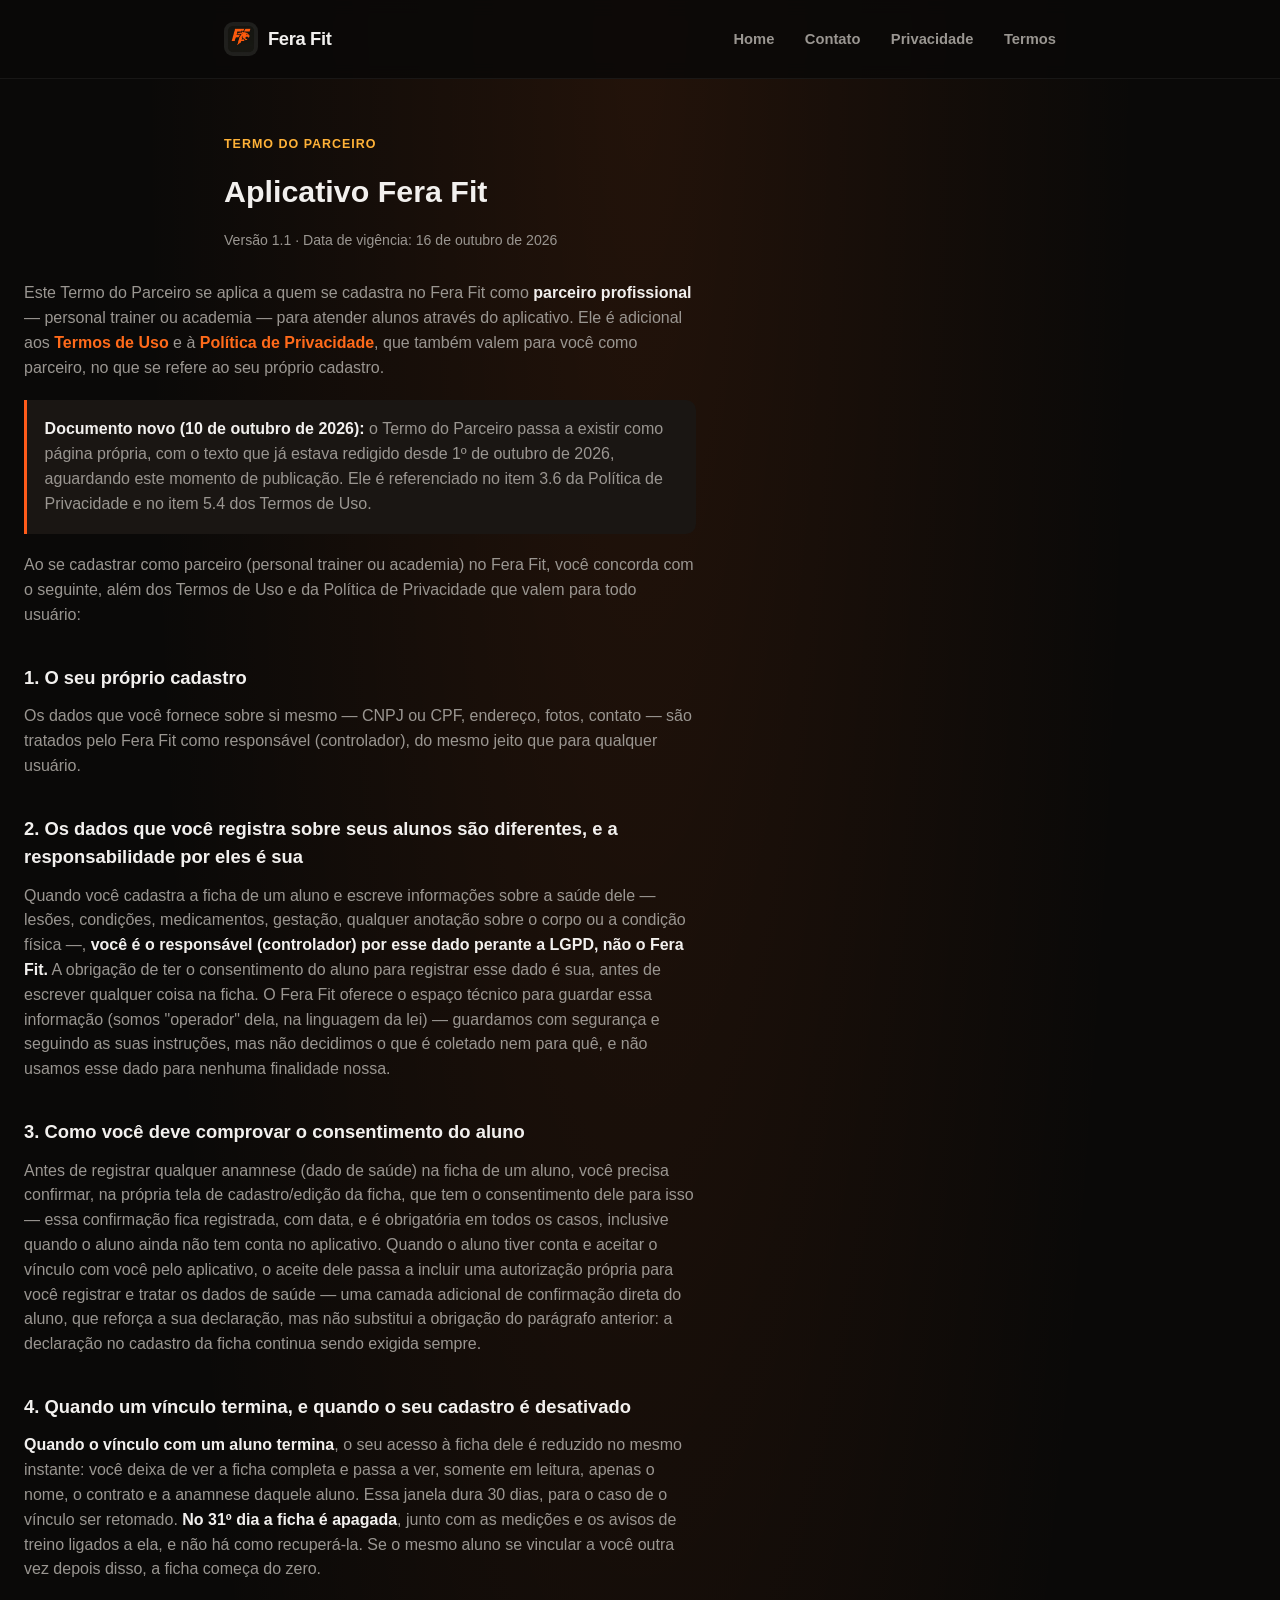
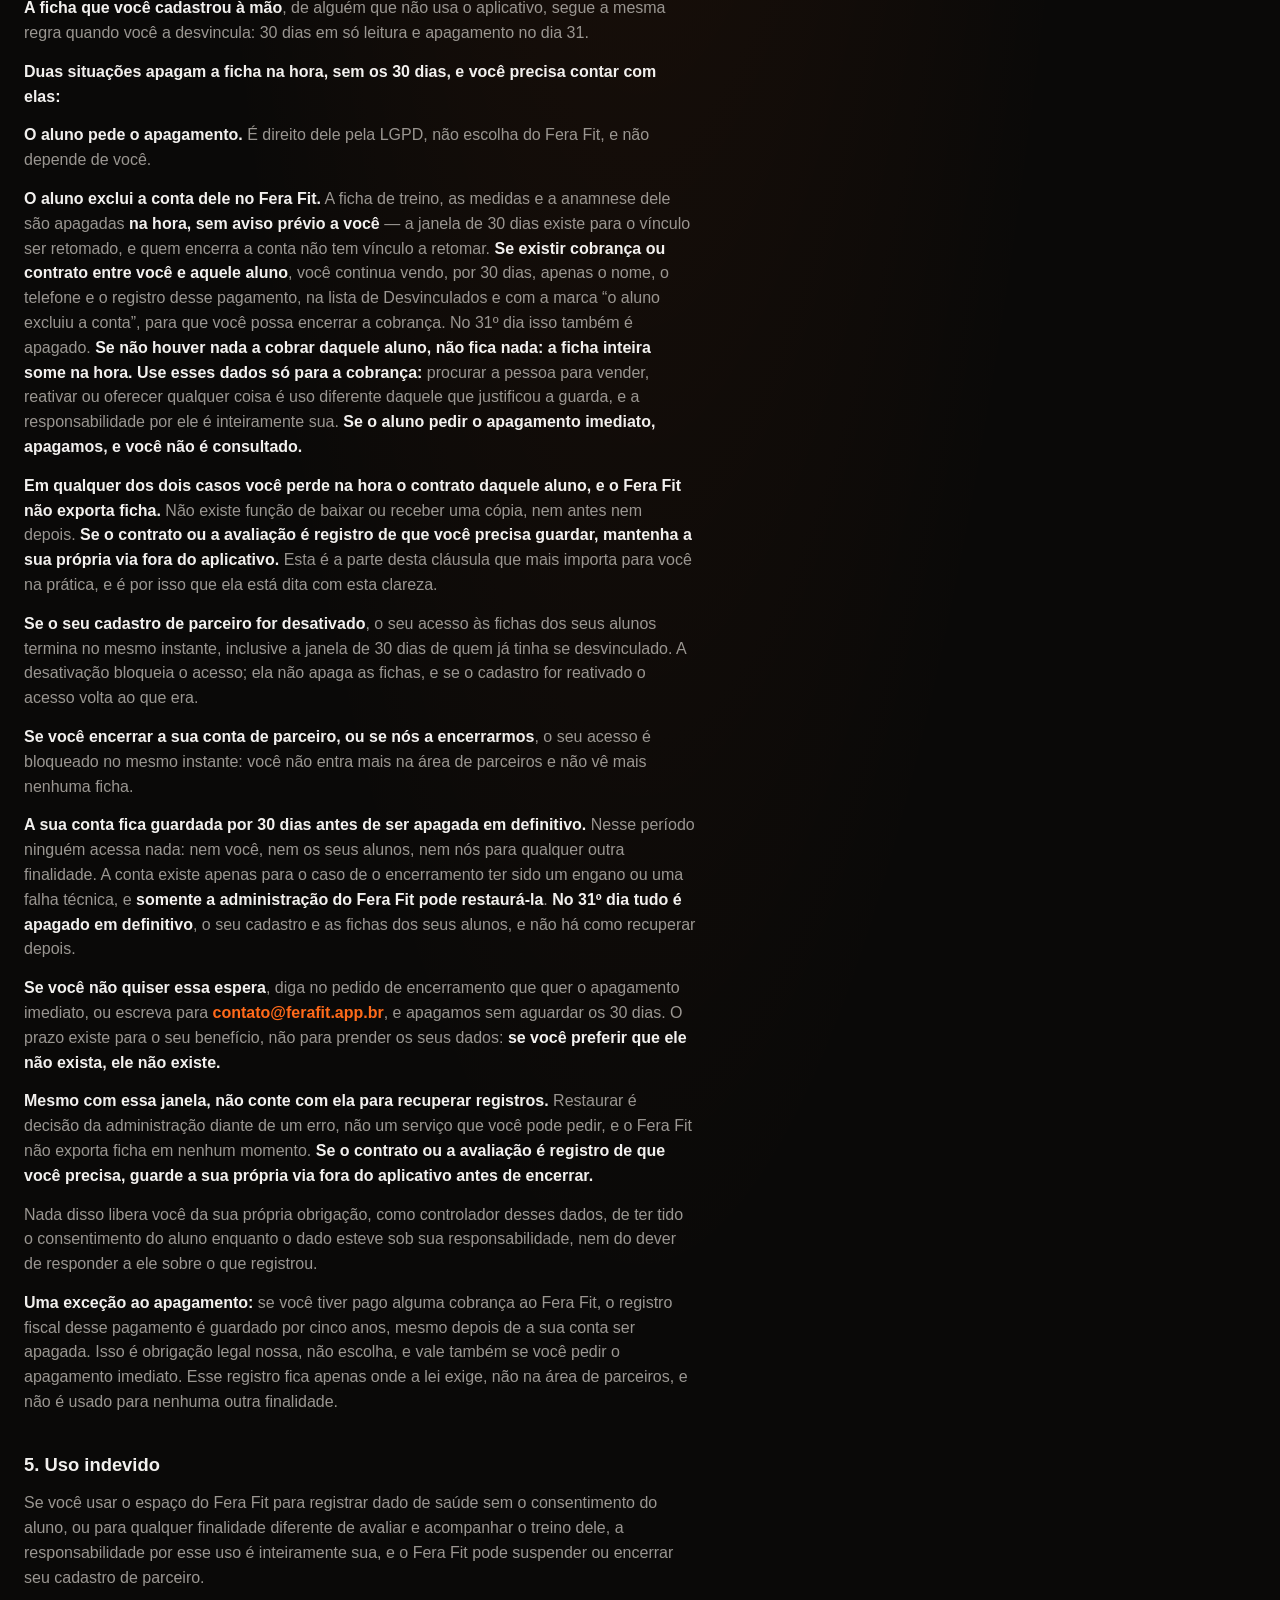
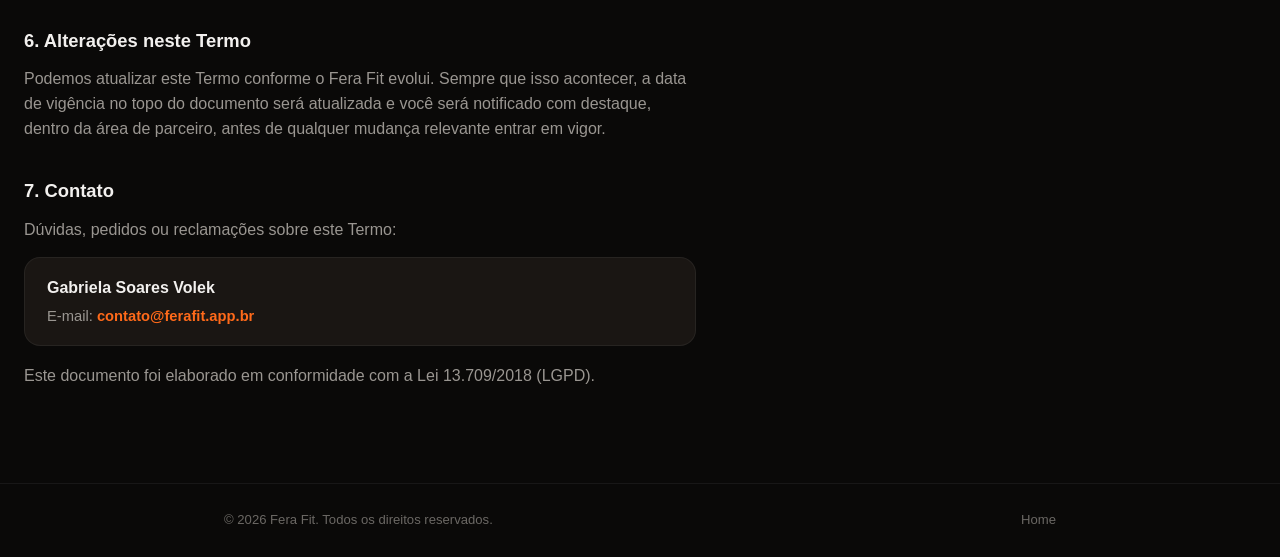
<file: termo-parceiro.html>
<!DOCTYPE html>
<html lang="pt-BR">
<head>
  <meta charset="UTF-8">
  <meta name="viewport" content="width=device-width, initial-scale=1.0">
  <title>Termo do Parceiro &mdash; Fera Fit</title>
  <meta name="description" content="Termo do Parceiro do aplicativo Fera Fit, para personal trainers e academias cadastrados.">
  <link rel="icon" href="assets/img/favicon.png">
  <!-- D094: prévia de link (Open Graph + Twitter Card) -->
  <link rel="canonical" href="https://ferafit.app.br/termo-parceiro.html">
  <meta property="og:site_name" content="Fera Fit">
  <meta property="og:type" content="website">
  <meta property="og:locale" content="pt_BR">
  <meta property="og:url" content="https://ferafit.app.br/termo-parceiro.html">
  <meta property="og:title" content="Termo do Parceiro — Fera Fit">
  <meta property="og:description" content="Termo do Parceiro do aplicativo Fera Fit, para personal trainers e academias cadastrados.">
  <meta property="og:image" content="https://ferafit.app.br/assets/img/og-image.jpg">
  <meta property="og:image:type" content="image/jpeg">
  <meta property="og:image:width" content="1200">
  <meta property="og:image:height" content="630">
  <meta property="og:image:alt" content="Fera Fit: logotipo e a onça mascote levantando uma barra com anilhas. Frase: Solta a fera.">
  <meta name="twitter:card" content="summary_large_image">
  <meta name="twitter:title" content="Termo do Parceiro — Fera Fit">
  <meta name="twitter:description" content="Termo do Parceiro do aplicativo Fera Fit, para personal trainers e academias cadastrados.">
  <meta name="twitter:image" content="https://ferafit.app.br/assets/img/og-image.jpg">
  <meta name="twitter:image:alt" content="Fera Fit: logotipo e a onça mascote levantando uma barra com anilhas. Frase: Solta a fera.">
  <link rel="stylesheet" href="assets/css/style.css">
  <style>
    /* Complemento local: estilos para as tabelas e avisos dos documentos legais.
       Se estes estilos forem movidos para assets/css/style.css, este bloco pode sair. */
    .legal-content table { width: 100%; border-collapse: collapse; margin: 1.4rem 0; font-size: .95rem; }
    .legal-content th, .legal-content td { text-align: left; padding: .7rem .8rem; border-bottom: 1px solid rgba(255,255,255,.10); vertical-align: top; }
    .legal-content th { color: #ffb238; font-weight: 600; text-transform: uppercase; letter-spacing: .04em; font-size: .78rem; }
    .legal-content .tabela-wrap { overflow-x: auto; }
    .legal-content h3 { margin: 1.6rem 0 .5rem; font-size: 1.02rem; color: #f4efe9; }
    .legal-content blockquote { margin: 1.2rem 0; padding: .9rem 1.1rem; border-left: 3px solid #ff5b1a;
      background: #1a1613; border-radius: 0 10px 10px 0; }
    .legal-content blockquote p { margin: .2rem 0; }
  </style>
</head>
<body>
  <header class="site-header">
    <div class="container">
      <a class="marca" href="index.html">
        <img src="assets/img/logo.png" alt="Logotipo do Fera Fit: as letras F e F com a cabeça de uma onça">
        <span>Fera Fit</span>
      </a>
      <nav class="site-nav">
        <a href="index.html">Home</a>
        <a href="contato.html">Contato</a>
        <a href="privacidade.html">Privacidade</a>
        <a href="termos.html">Termos</a>
      </nav>
    </div>
  </header>

  <main>
    <section class="legal-header">
      <div class="container">
        <p class="label-secao">Termo do Parceiro</p>
        <h1>Aplicativo Fera Fit</h1>
        <p class="versao">Versão 1.1 · Data de vigência: 16 de outubro de 2026</p>
      </div>
    </section>

    <section class="legal-content">
      <div class="container">
        <p>Este Termo do Parceiro se aplica a quem se cadastra no Fera Fit como <strong>parceiro profissional</strong> — personal trainer ou academia — para atender alunos através do aplicativo. Ele é adicional aos <a href="termos.html">Termos de Uso</a> e à <a href="privacidade.html">Política de Privacidade</a>, que também valem para você como parceiro, no que se refere ao seu próprio cadastro.</p>
        <blockquote><p><strong>Documento novo (10 de outubro de 2026):</strong> o Termo do Parceiro passa a existir como página própria, com o texto que já estava redigido desde 1º de outubro de 2026, aguardando este momento de publicação. Ele é referenciado no item 3.6 da Política de Privacidade e no item 5.4 dos Termos de Uso.</p></blockquote>
        <p>Ao se cadastrar como parceiro (personal trainer ou academia) no Fera Fit, você concorda com o seguinte, além dos Termos de Uso e da Política de Privacidade que valem para todo usuário:</p>
        <h2 id="1-o-seu-próprio-cadastro">1. O seu próprio cadastro</h2>
        <p>Os dados que você fornece sobre si mesmo — CNPJ ou CPF, endereço, fotos, contato — são tratados pelo Fera Fit como responsável (controlador), do mesmo jeito que para qualquer usuário.</p>
        <h2 id="2-os-dados-que-você-registra-sobre-seus-alunos-são-diferentes">2. Os dados que você registra sobre seus alunos são diferentes, e a responsabilidade por eles é sua</h2>
        <p>Quando você cadastra a ficha de um aluno e escreve informações sobre a saúde dele — lesões, condições, medicamentos, gestação, qualquer anotação sobre o corpo ou a condição física —, <strong>você é o responsável (controlador) por esse dado perante a LGPD, não o Fera Fit.</strong> A obrigação de ter o consentimento do aluno para registrar esse dado é sua, antes de escrever qualquer coisa na ficha. O Fera Fit oferece o espaço técnico para guardar essa informação (somos "operador" dela, na linguagem da lei) — guardamos com segurança e seguindo as suas instruções, mas não decidimos o que é coletado nem para quê, e não usamos esse dado para nenhuma finalidade nossa.</p>
        <h2 id="3-como-você-deve-comprovar-o-consentimento-do-aluno">3. Como você deve comprovar o consentimento do aluno</h2>
        <p>Antes de registrar qualquer anamnese (dado de saúde) na ficha de um aluno, você precisa confirmar, na própria tela de cadastro/edição da ficha, que tem o consentimento dele para isso — essa confirmação fica registrada, com data, e é obrigatória em todos os casos, inclusive quando o aluno ainda não tem conta no aplicativo. Quando o aluno tiver conta e aceitar o vínculo com você pelo aplicativo, o aceite dele passa a incluir uma autorização própria para você registrar e tratar os dados de saúde — uma camada adicional de confirmação direta do aluno, que reforça a sua declaração, mas não substitui a obrigação do parágrafo anterior: a declaração no cadastro da ficha continua sendo exigida sempre.</p>
        <h2 id="4-quando-um-vínculo-termina-e-quando-o-seu-cadastro-é-desativado">4. Quando um vínculo termina, e quando o seu cadastro é desativado</h2>
        <p><strong>Quando o vínculo com um aluno termina</strong>, o seu acesso à ficha dele é reduzido no mesmo instante: você deixa de ver a ficha completa e passa a ver, somente em leitura, apenas o nome, o contrato e a anamnese daquele aluno. Essa janela dura 30 dias, para o caso de o vínculo ser retomado. <strong>No 31º dia a ficha é apagada</strong>, junto com as medições e os avisos de treino ligados a ela, e não há como recuperá-la. Se o mesmo aluno se vincular a você outra vez depois disso, a ficha começa do zero.</p>
        <p><strong>A ficha que você cadastrou à mão</strong>, de alguém que não usa o aplicativo, segue a mesma regra quando você a desvincula: 30 dias em só leitura e apagamento no dia 31.</p>
        <p><strong>Duas situações apagam a ficha na hora, sem os 30 dias, e você precisa contar com elas:</strong></p>
        <p><strong>O aluno pede o apagamento.</strong> É direito dele pela LGPD, não escolha do Fera Fit, e não depende de você.</p>
        <p><strong>O aluno exclui a conta dele no Fera Fit.</strong> A ficha de treino, as medidas e a anamnese dele são apagadas <strong>na hora, sem aviso prévio a você</strong> — a janela de 30 dias existe para o vínculo ser retomado, e quem encerra a conta não tem vínculo a retomar. <strong>Se existir cobrança ou contrato entre você e aquele aluno</strong>, você continua vendo, por 30 dias, apenas o nome, o telefone e o registro desse pagamento, na lista de Desvinculados e com a marca “o aluno excluiu a conta”, para que você possa encerrar a cobrança. No 31º dia isso também é apagado. <strong>Se não houver nada a cobrar daquele aluno, não fica nada: a ficha inteira some na hora.</strong> <strong>Use esses dados só para a cobrança:</strong> procurar a pessoa para vender, reativar ou oferecer qualquer coisa é uso diferente daquele que justificou a guarda, e a responsabilidade por ele é inteiramente sua. <strong>Se o aluno pedir o apagamento imediato, apagamos, e você não é consultado.</strong></p>
        <p><strong>Em qualquer dos dois casos você perde na hora o contrato daquele aluno, e o Fera Fit não exporta ficha.</strong> Não existe função de baixar ou receber uma cópia, nem antes nem depois. <strong>Se o contrato ou a avaliação é registro de que você precisa guardar, mantenha a sua própria via fora do aplicativo.</strong> Esta é a parte desta cláusula que mais importa para você na prática, e é por isso que ela está dita com esta clareza.</p>
        <p><strong>Se o seu cadastro de parceiro for desativado</strong>, o seu acesso às fichas dos seus alunos termina no mesmo instante, inclusive a janela de 30 dias de quem já tinha se desvinculado. A desativação bloqueia o acesso; ela não apaga as fichas, e se o cadastro for reativado o acesso volta ao que era.</p>
        <p><strong>Se você encerrar a sua conta de parceiro, ou se nós a encerrarmos</strong>, o seu acesso é bloqueado no mesmo instante: você não entra mais na área de parceiros e não vê mais nenhuma ficha.</p>
        <p><strong>A sua conta fica guardada por 30 dias antes de ser apagada em definitivo.</strong> Nesse período ninguém acessa nada: nem você, nem os seus alunos, nem nós para qualquer outra finalidade. A conta existe apenas para o caso de o encerramento ter sido um engano ou uma falha técnica, e <strong>somente a administração do Fera Fit pode restaurá-la</strong>. <strong>No 31º dia tudo é apagado em definitivo</strong>, o seu cadastro e as fichas dos seus alunos, e não há como recuperar depois.</p>
        <p><strong>Se você não quiser essa espera</strong>, diga no pedido de encerramento que quer o apagamento imediato, ou escreva para <a href="mailto:contato@ferafit.app.br">contato@ferafit.app.br</a>, e apagamos sem aguardar os 30 dias. O prazo existe para o seu benefício, não para prender os seus dados: <strong>se você preferir que ele não exista, ele não existe.</strong></p>
        <p><strong>Mesmo com essa janela, não conte com ela para recuperar registros.</strong> Restaurar é decisão da administração diante de um erro, não um serviço que você pode pedir, e o Fera Fit não exporta ficha em nenhum momento. <strong>Se o contrato ou a avaliação é registro de que você precisa, guarde a sua própria via fora do aplicativo antes de encerrar.</strong></p>
        <p>Nada disso libera você da sua própria obrigação, como controlador desses dados, de ter tido o consentimento do aluno enquanto o dado esteve sob sua responsabilidade, nem do dever de responder a ele sobre o que registrou.</p>
        <p><strong>Uma exceção ao apagamento:</strong> se você tiver pago alguma cobrança ao Fera Fit, o registro fiscal desse pagamento é guardado por cinco anos, mesmo depois de a sua conta ser apagada. Isso é obrigação legal nossa, não escolha, e vale também se você pedir o apagamento imediato. Esse registro fica apenas onde a lei exige, não na área de parceiros, e não é usado para nenhuma outra finalidade.</p>
        <h2 id="5-uso-indevido">5. Uso indevido</h2>
        <p>Se você usar o espaço do Fera Fit para registrar dado de saúde sem o consentimento do aluno, ou para qualquer finalidade diferente de avaliar e acompanhar o treino dele, a responsabilidade por esse uso é inteiramente sua, e o Fera Fit pode suspender ou encerrar seu cadastro de parceiro.</p>
        <h2 id="alterações-neste-termo">6. Alterações neste Termo</h2>
        <p>Podemos atualizar este Termo conforme o Fera Fit evolui. Sempre que isso acontecer, a data de vigência no topo do documento será atualizada e você será notificado com destaque, dentro da área de parceiro, antes de qualquer mudança relevante entrar em vigor.</p>
        <h2 id="contato">7. Contato</h2>
        <p>Dúvidas, pedidos ou reclamações sobre este Termo:</p>
        <div class="card-controlador">
        <div class="nome">Gabriela Soares Volek</div>
        <div class="linha">E-mail: <a href="mailto:contato@ferafit.app.br">contato@ferafit.app.br</a></div>
        </div>
        <p>Este documento foi elaborado em conformidade com a Lei 13.709/2018 (LGPD).</p>
      </div>
    </section>
  </main>

  <footer class="site-footer">
    <div class="container">
      <span>&copy; 2026 Fera Fit. Todos os direitos reservados.</span>
      <a href="index.html">Home</a>
    </div>
  </footer>
</body>
</html>
</file>
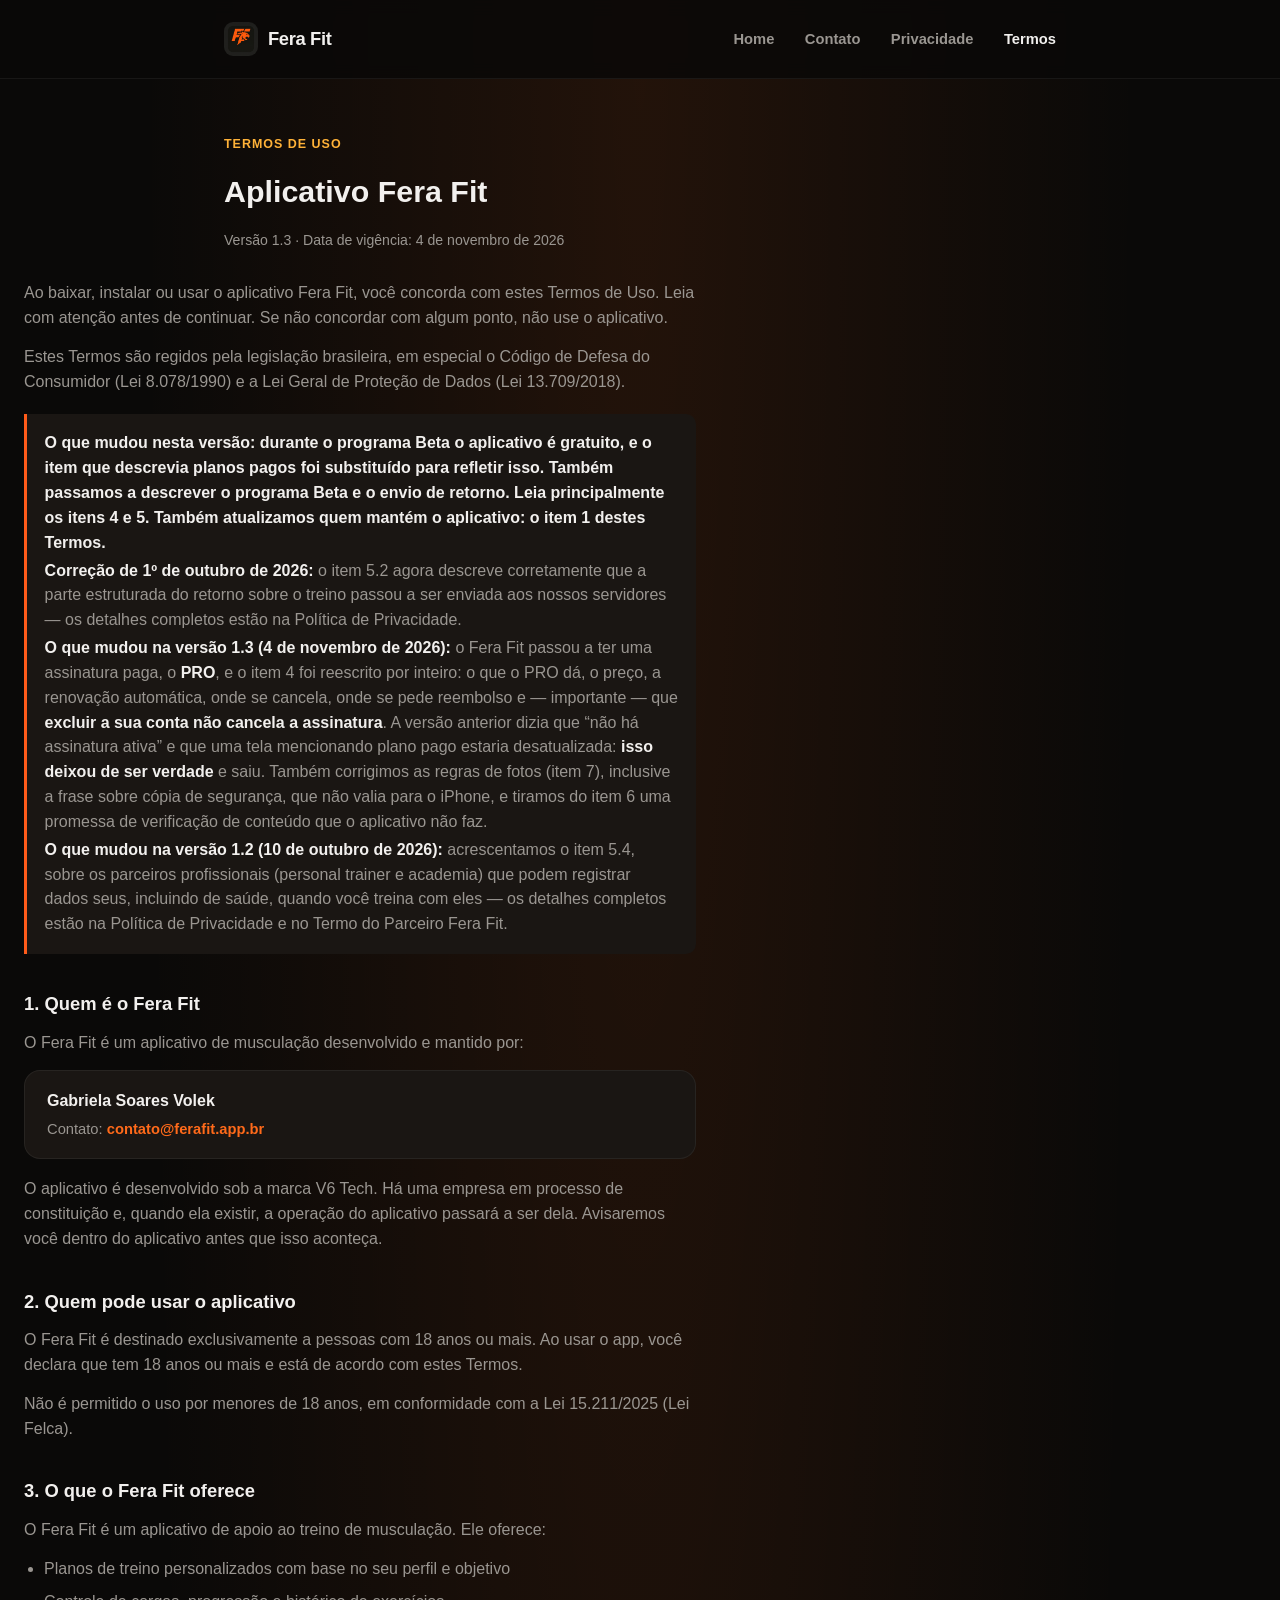
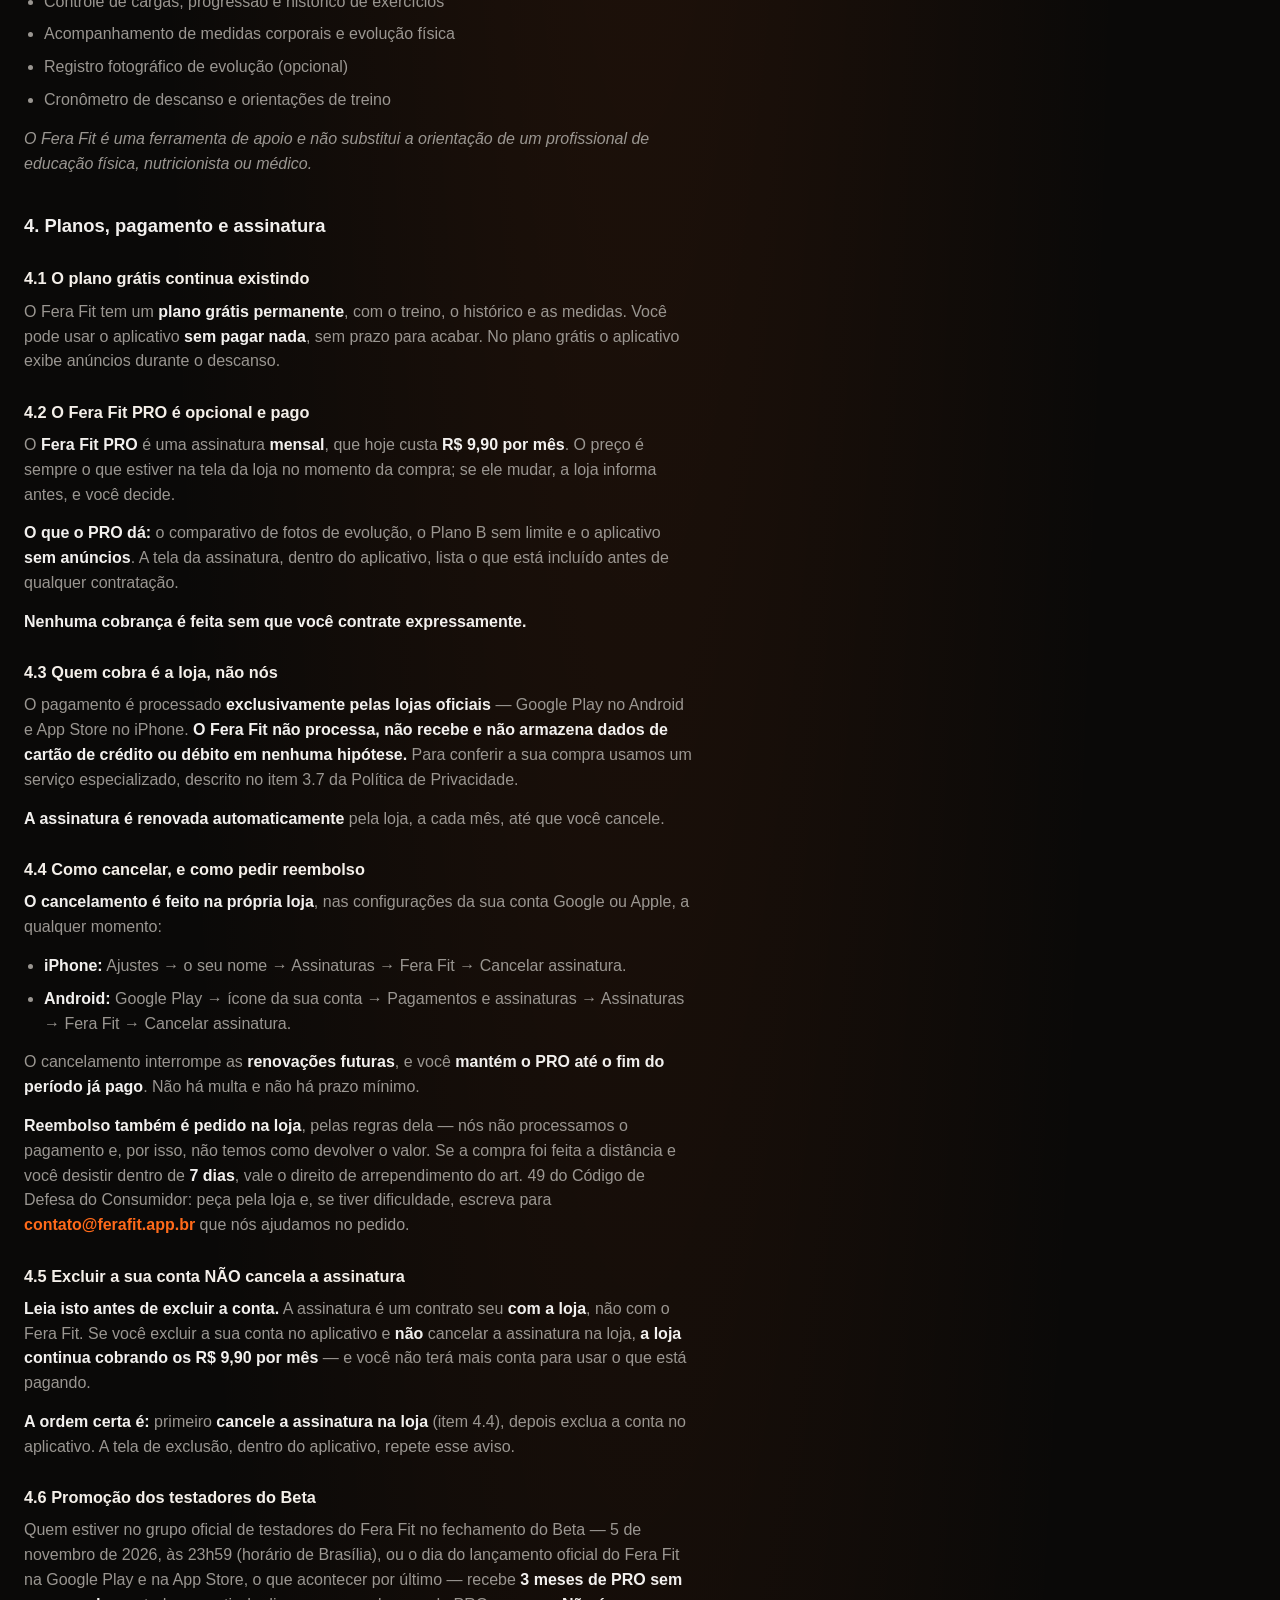
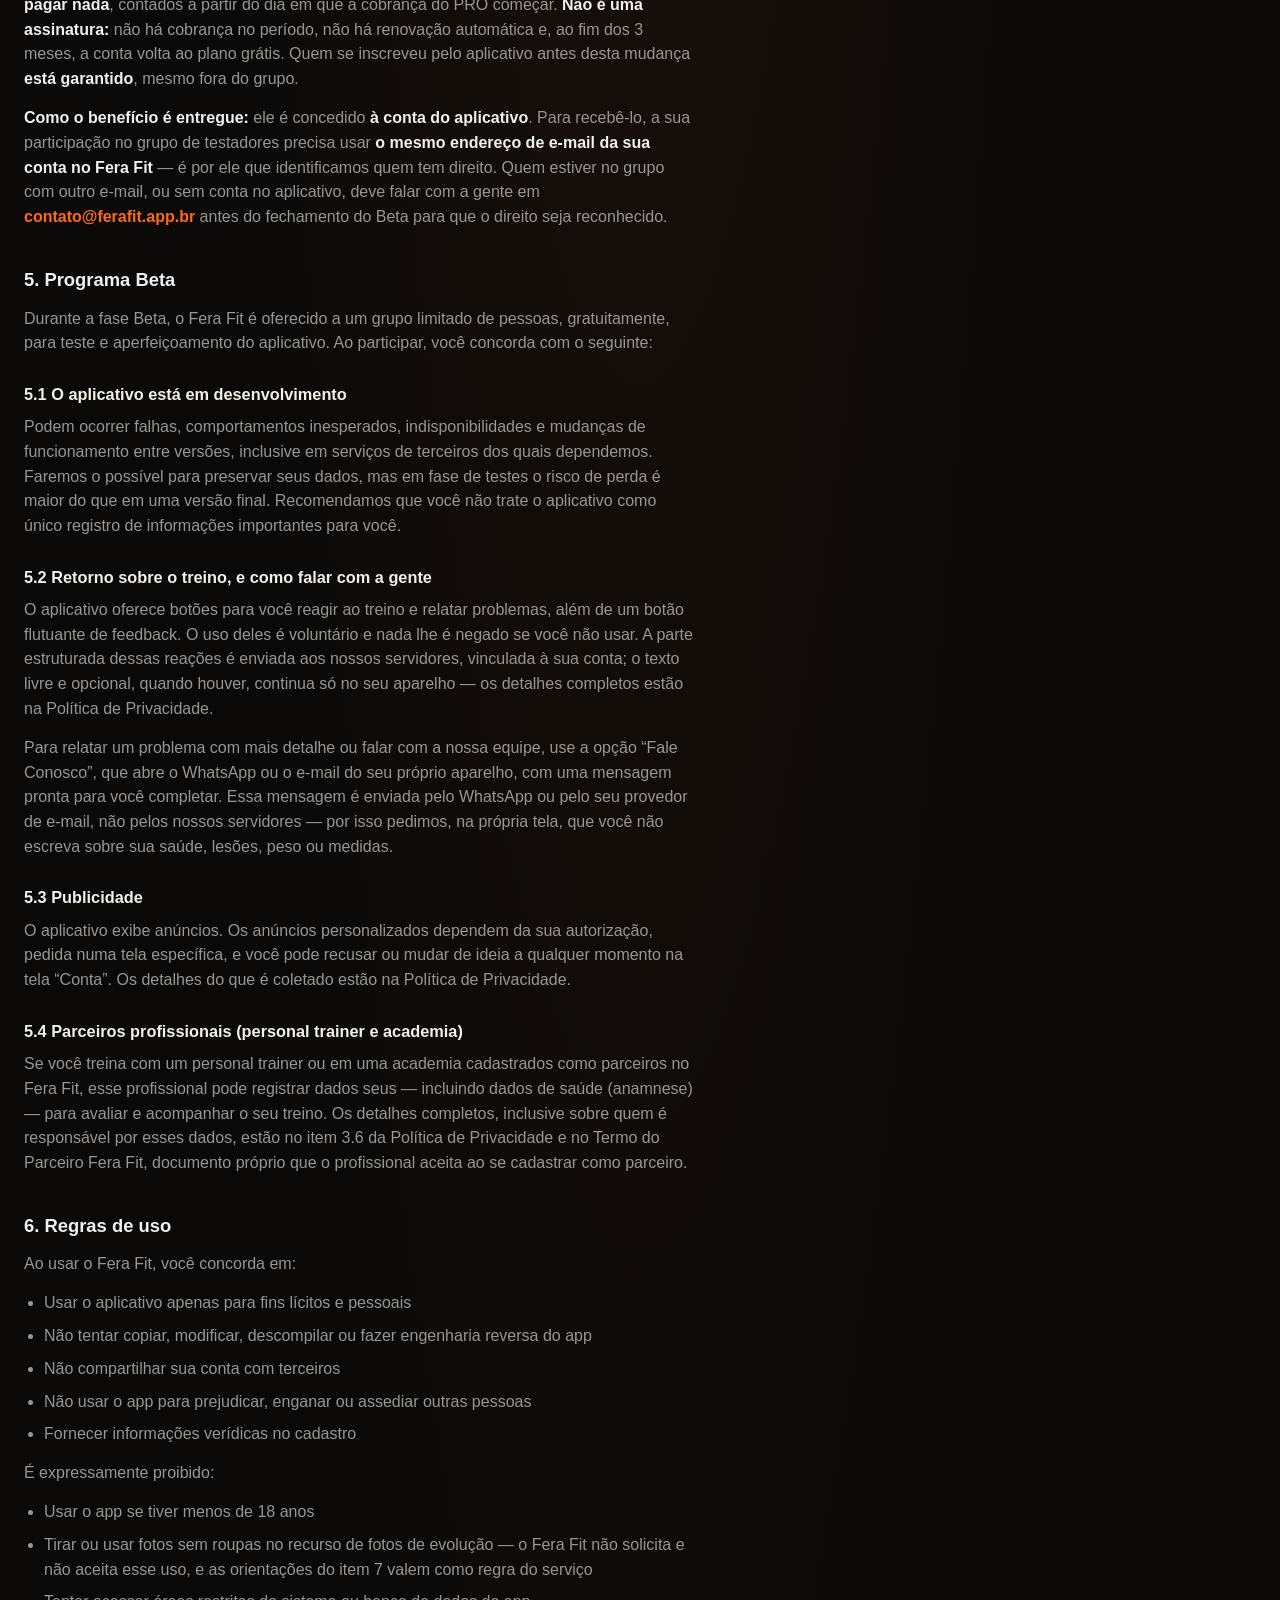
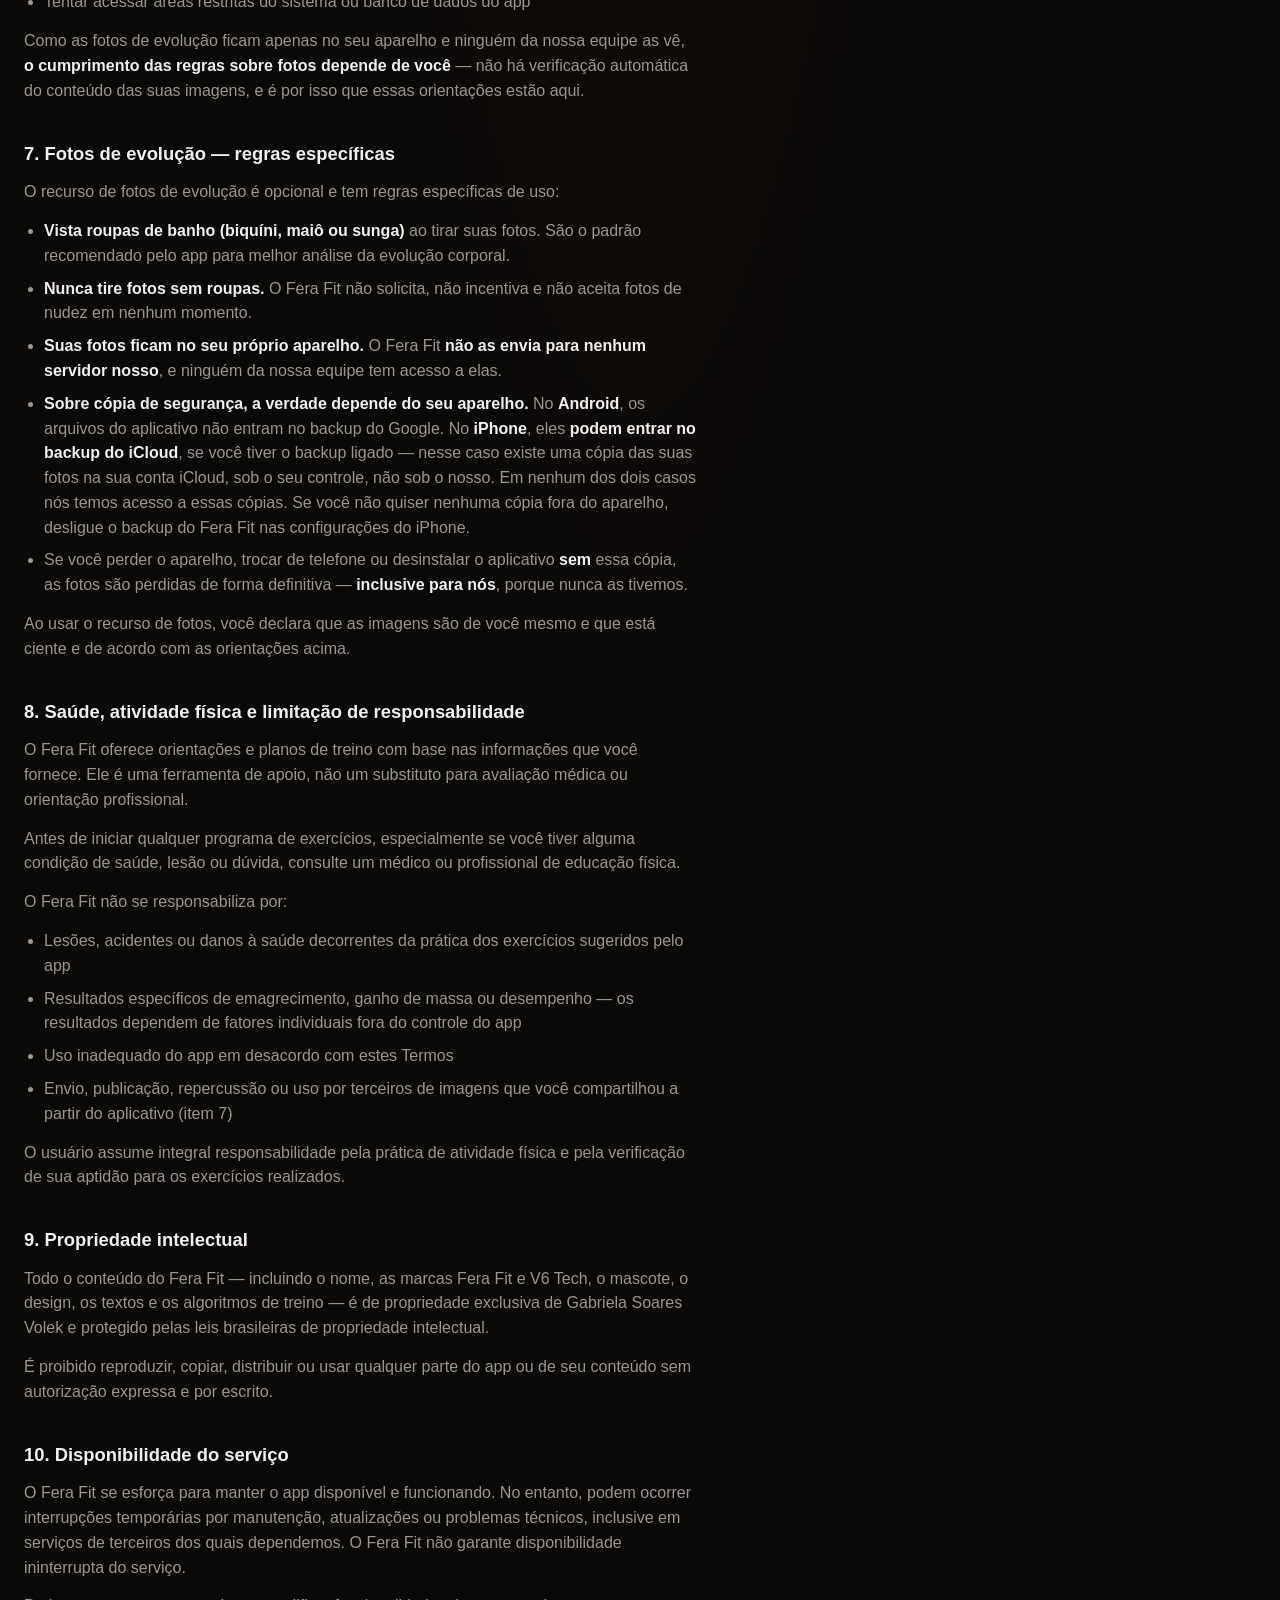
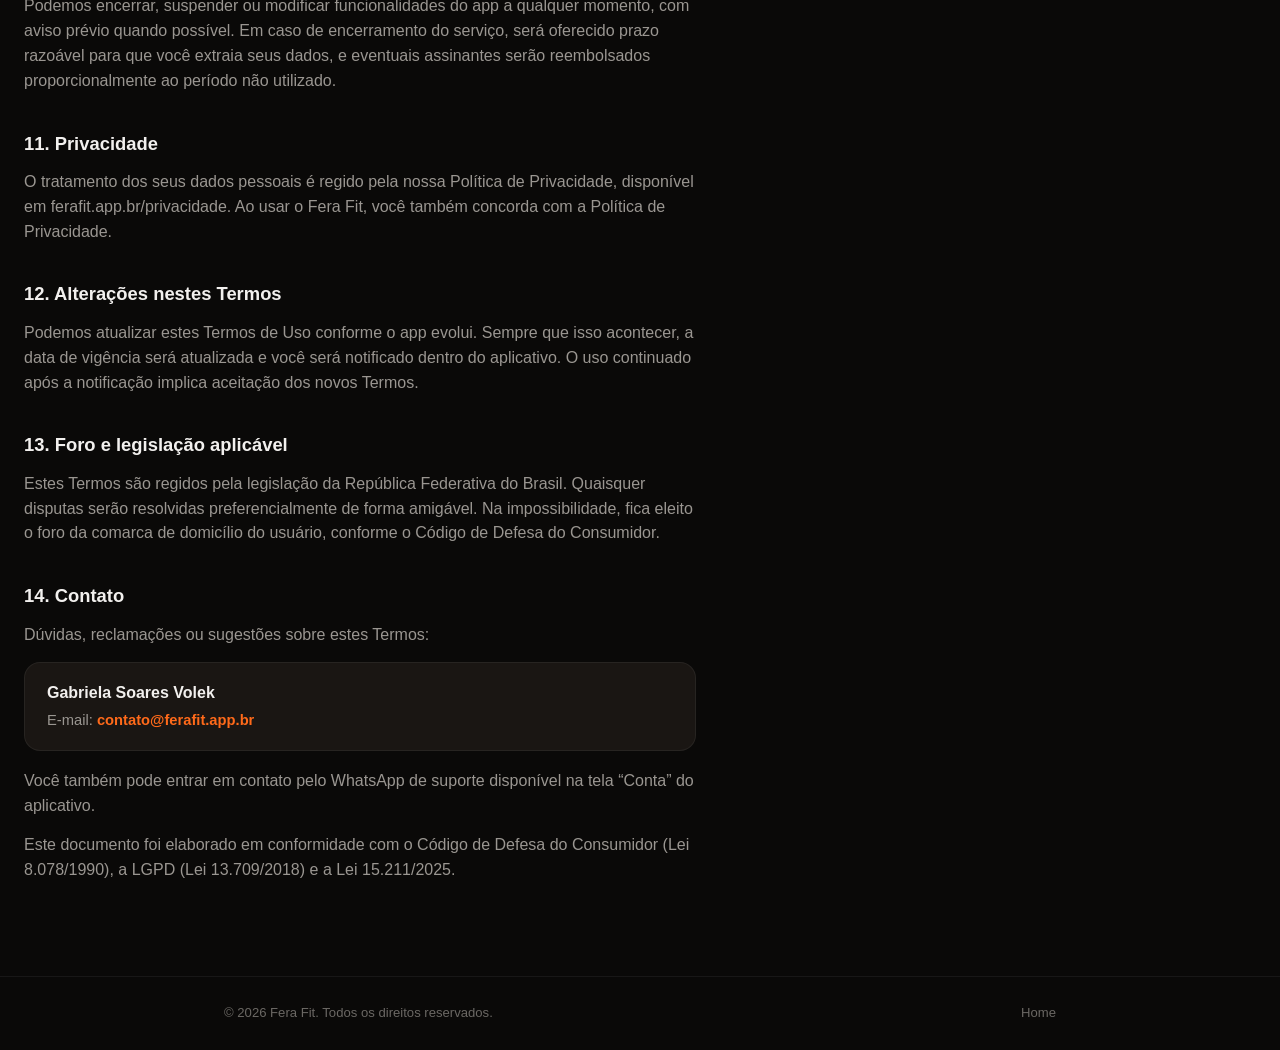
<file: termos.html>
<!DOCTYPE html>
<html lang="pt-BR">
<head>
  <meta charset="UTF-8">
  <meta name="viewport" content="width=device-width, initial-scale=1.0">
  <title>Termos de Uso &mdash; Fera Fit</title>
  <meta name="description" content="Termos de Uso do aplicativo Fera Fit.">
  <link rel="icon" href="assets/img/favicon.png">
  <!-- D094: prévia de link (Open Graph + Twitter Card) -->
  <link rel="canonical" href="https://ferafit.app.br/termos.html">
  <meta property="og:site_name" content="Fera Fit">
  <meta property="og:type" content="website">
  <meta property="og:locale" content="pt_BR">
  <meta property="og:url" content="https://ferafit.app.br/termos.html">
  <meta property="og:title" content="Termos de Uso — Fera Fit">
  <meta property="og:description" content="Termos de Uso do aplicativo Fera Fit.">
  <meta property="og:image" content="https://ferafit.app.br/assets/img/og-image.jpg">
  <meta property="og:image:type" content="image/jpeg">
  <meta property="og:image:width" content="1200">
  <meta property="og:image:height" content="630">
  <meta property="og:image:alt" content="Fera Fit: logotipo e a onça mascote levantando uma barra com anilhas. Frase: Solta a fera.">
  <meta name="twitter:card" content="summary_large_image">
  <meta name="twitter:title" content="Termos de Uso — Fera Fit">
  <meta name="twitter:description" content="Termos de Uso do aplicativo Fera Fit.">
  <meta name="twitter:image" content="https://ferafit.app.br/assets/img/og-image.jpg">
  <meta name="twitter:image:alt" content="Fera Fit: logotipo e a onça mascote levantando uma barra com anilhas. Frase: Solta a fera.">
  <link rel="stylesheet" href="assets/css/style.css">
  <style>
    /* Complemento local: estilos para as tabelas e avisos dos documentos legais.
       Se estes estilos forem movidos para assets/css/style.css, este bloco pode sair. */
    .legal-content table { width: 100%; border-collapse: collapse; margin: 1.4rem 0; font-size: .95rem; }
    .legal-content th, .legal-content td { text-align: left; padding: .7rem .8rem; border-bottom: 1px solid rgba(255,255,255,.10); vertical-align: top; }
    .legal-content th { color: #ffb238; font-weight: 600; text-transform: uppercase; letter-spacing: .04em; font-size: .78rem; }
    .legal-content .tabela-wrap { overflow-x: auto; }
    .legal-content h3 { margin: 1.6rem 0 .5rem; font-size: 1.02rem; color: #f4efe9; }
    .legal-content blockquote { margin: 1.2rem 0; padding: .9rem 1.1rem; border-left: 3px solid #ff5b1a;
      background: #1a1613; border-radius: 0 10px 10px 0; }
    .legal-content blockquote p { margin: .2rem 0; }
  </style>
</head>
<body>
  <header class="site-header">
    <div class="container">
      <a class="marca" href="index.html">
        <img src="assets/img/logo.png" alt="Logotipo do Fera Fit: as letras F e F com a cabeça de uma onça">
        <span>Fera Fit</span>
      </a>
      <nav class="site-nav">
        <a href="index.html">Home</a>
        <a href="contato.html">Contato</a>
        <a href="privacidade.html">Privacidade</a>
        <a class="ativo" href="termos.html">Termos</a>
      </nav>
    </div>
  </header>

  <main>
    <section class="legal-header">
      <div class="container">
        <p class="label-secao">Termos de Uso</p>
        <h1>Aplicativo Fera Fit</h1>
        <p class="versao">Versão 1.3 · Data de vigência: 4 de novembro de 2026</p>
      </div>
    </section>

    <section class="legal-content">
      <div class="container">
        <p>Ao baixar, instalar ou usar o aplicativo Fera Fit, você concorda com estes Termos de Uso. Leia com atenção antes de continuar. Se não concordar com algum ponto, não use o aplicativo.</p>
        <p>Estes Termos são regidos pela legislação brasileira, em especial o Código de Defesa do Consumidor (Lei 8.078/1990) e a Lei Geral de Proteção de Dados (Lei 13.709/2018).</p>
        <blockquote><p><strong>O que mudou nesta versão: durante o programa Beta o aplicativo é gratuito, e o item que descrevia planos pagos foi substituído para refletir isso. Também passamos a descrever o programa Beta e o envio de retorno. Leia principalmente os itens 4 e 5. Também atualizamos quem mantém o aplicativo: o item 1 destes Termos.</strong></p><p><strong>Correção de 1º de outubro de 2026:</strong> o item 5.2 agora descreve corretamente que a parte estruturada do retorno sobre o treino passou a ser enviada aos nossos servidores — os detalhes completos estão na Política de Privacidade.</p><p><strong>O que mudou na versão 1.3 (4 de novembro de 2026):</strong> o Fera Fit passou a ter uma assinatura paga, o <strong>PRO</strong>, e o item 4 foi reescrito por inteiro: o que o PRO dá, o preço, a renovação automática, onde se cancela, onde se pede reembolso e — importante — que <strong>excluir a sua conta não cancela a assinatura</strong>. A versão anterior dizia que “não há assinatura ativa” e que uma tela mencionando plano pago estaria desatualizada: <strong>isso deixou de ser verdade</strong> e saiu. Também corrigimos as regras de fotos (item 7), inclusive a frase sobre cópia de segurança, que não valia para o iPhone, e tiramos do item 6 uma promessa de verificação de conteúdo que o aplicativo não faz.</p><p><strong>O que mudou na versão 1.2 (10 de outubro de 2026):</strong> acrescentamos o item 5.4, sobre os parceiros profissionais (personal trainer e academia) que podem registrar dados seus, incluindo de saúde, quando você treina com eles — os detalhes completos estão na Política de Privacidade e no Termo do Parceiro Fera Fit.</p></blockquote>
        <h2 id="quem-é-o-fera-fit">1. Quem é o Fera Fit</h2>
        <p>O Fera Fit é um aplicativo de musculação desenvolvido e mantido por:</p>
        <div class="card-controlador">
        <div class="nome">Gabriela Soares Volek</div>
        <div class="linha">Contato: <a href="mailto:contato@ferafit.app.br">contato@ferafit.app.br</a></div>
        </div>
        <p>O aplicativo é desenvolvido sob a marca V6 Tech. Há uma empresa em processo de constituição e, quando ela existir, a operação do aplicativo passará a ser dela. Avisaremos você dentro do aplicativo antes que isso aconteça.</p>
        <h2 id="quem-pode-usar-o-aplicativo">2. Quem pode usar o aplicativo</h2>
        <p>O Fera Fit é destinado exclusivamente a pessoas com 18 anos ou mais. Ao usar o app, você declara que tem 18 anos ou mais e está de acordo com estes Termos.</p>
        <p>Não é permitido o uso por menores de 18 anos, em conformidade com a Lei 15.211/2025 (Lei Felca).</p>
        <h2 id="o-que-o-fera-fit-oferece">3. O que o Fera Fit oferece</h2>
        <p>O Fera Fit é um aplicativo de apoio ao treino de musculação. Ele oferece:</p>
        <ul>
        <li>Planos de treino personalizados com base no seu perfil e objetivo</li>
        <li>Controle de cargas, progressão e histórico de exercícios</li>
        <li>Acompanhamento de medidas corporais e evolução física</li>
        <li>Registro fotográfico de evolução (opcional)</li>
        <li>Cronômetro de descanso e orientações de treino</li>
        </ul>
        <p><em>O Fera Fit é uma ferramenta de apoio e não substitui a orientação de um profissional de educação física, nutricionista ou médico.</em></p>
        <h2 id="planos-pagamento-e-assinatura">4. Planos, pagamento e assinatura</h2>
        <h3>4.1 O plano grátis continua existindo</h3>
        <p>O Fera Fit tem um <strong>plano grátis permanente</strong>, com o treino, o histórico e as medidas. Você pode usar o aplicativo <strong>sem pagar nada</strong>, sem prazo para acabar. No plano grátis o aplicativo exibe anúncios durante o descanso.</p>
        <h3>4.2 O Fera Fit PRO é opcional e pago</h3>
        <p>O <strong>Fera Fit PRO</strong> é uma assinatura <strong>mensal</strong>, que hoje custa <strong>R$ 9,90 por mês</strong>. O preço é sempre o que estiver na tela da loja no momento da compra; se ele mudar, a loja informa antes, e você decide.</p>
        <p><strong>O que o PRO dá:</strong> o comparativo de fotos de evolução, o Plano B sem limite e o aplicativo <strong>sem anúncios</strong>. A tela da assinatura, dentro do aplicativo, lista o que está incluído antes de qualquer contratação.</p>
        <p><strong>Nenhuma cobrança é feita sem que você contrate expressamente.</strong></p>
        <h3>4.3 Quem cobra é a loja, não nós</h3>
        <p>O pagamento é processado <strong>exclusivamente pelas lojas oficiais</strong> — Google Play no Android e App Store no iPhone. <strong>O Fera Fit não processa, não recebe e não armazena dados de cartão de crédito ou débito em nenhuma hipótese.</strong> Para conferir a sua compra usamos um serviço especializado, descrito no item 3.7 da Política de Privacidade.</p>
        <p><strong>A assinatura é renovada automaticamente</strong> pela loja, a cada mês, até que você cancele.</p>
        <h3>4.4 Como cancelar, e como pedir reembolso</h3>
        <p><strong>O cancelamento é feito na própria loja</strong>, nas configurações da sua conta Google ou Apple, a qualquer momento:</p>
        <ul>
        <li><strong>iPhone:</strong> Ajustes → o seu nome → Assinaturas → Fera Fit → Cancelar assinatura.</li>
        <li><strong>Android:</strong> Google Play → ícone da sua conta → Pagamentos e assinaturas → Assinaturas → Fera Fit → Cancelar assinatura.</li>
        </ul>
        <p>O cancelamento interrompe as <strong>renovações futuras</strong>, e você <strong>mantém o PRO até o fim do período já pago</strong>. Não há multa e não há prazo mínimo.</p>
        <p><strong>Reembolso também é pedido na loja</strong>, pelas regras dela — nós não processamos o pagamento e, por isso, não temos como devolver o valor. Se a compra foi feita a distância e você desistir dentro de <strong>7 dias</strong>, vale o direito de arrependimento do art. 49 do Código de Defesa do Consumidor: peça pela loja e, se tiver dificuldade, escreva para <a href="mailto:contato@ferafit.app.br">contato@ferafit.app.br</a> que nós ajudamos no pedido.</p>
        <h3>4.5 Excluir a sua conta NÃO cancela a assinatura</h3>
        <p><strong>Leia isto antes de excluir a conta.</strong> A assinatura é um contrato seu <strong>com a loja</strong>, não com o Fera Fit. Se você excluir a sua conta no aplicativo e <strong>não</strong> cancelar a assinatura na loja, <strong>a loja continua cobrando os R$ 9,90 por mês</strong> — e você não terá mais conta para usar o que está pagando.</p>
        <p><strong>A ordem certa é:</strong> primeiro <strong>cancele a assinatura na loja</strong> (item 4.4), depois exclua a conta no aplicativo. A tela de exclusão, dentro do aplicativo, repete esse aviso.</p>
        <h3>4.6 Promoção dos testadores do Beta</h3>
        <p>Quem estiver no grupo oficial de testadores do Fera Fit no fechamento do Beta — 5 de novembro de 2026, às 23h59 (horário de Brasília), ou o dia do lançamento oficial do Fera Fit na Google Play e na App Store, o que acontecer por último — recebe <strong>3 meses de PRO sem pagar nada</strong>, contados a partir do dia em que a cobrança do PRO começar. <strong>Não é uma assinatura:</strong> não há cobrança no período, não há renovação automática e, ao fim dos 3 meses, a conta volta ao plano grátis. Quem se inscreveu pelo aplicativo antes desta mudança <strong>está garantido</strong>, mesmo fora do grupo.</p>
        <p><strong>Como o benefício é entregue:</strong> ele é concedido <strong>à conta do aplicativo</strong>. Para recebê-lo, a sua participação no grupo de testadores precisa usar <strong>o mesmo endereço de e-mail da sua conta no Fera Fit</strong> — é por ele que identificamos quem tem direito. Quem estiver no grupo com outro e-mail, ou sem conta no aplicativo, deve falar com a gente em <a href="mailto:contato@ferafit.app.br">contato@ferafit.app.br</a> antes do fechamento do Beta para que o direito seja reconhecido.</p>
        <h2 id="programa-beta">5. Programa Beta</h2>
        <p>Durante a fase Beta, o Fera Fit é oferecido a um grupo limitado de pessoas, gratuitamente, para teste e aperfeiçoamento do aplicativo. Ao participar, você concorda com o seguinte:</p>
        <h3>5.1 O aplicativo está em desenvolvimento</h3>
        <p>Podem ocorrer falhas, comportamentos inesperados, indisponibilidades e mudanças de funcionamento entre versões, inclusive em serviços de terceiros dos quais dependemos. Faremos o possível para preservar seus dados, mas em fase de testes o risco de perda é maior do que em uma versão final. Recomendamos que você não trate o aplicativo como único registro de informações importantes para você.</p>
        <h3>5.2 Retorno sobre o treino, e como falar com a gente</h3>
        <p>O aplicativo oferece botões para você reagir ao treino e relatar problemas, além de um botão flutuante de feedback. O uso deles é voluntário e nada lhe é negado se você não usar. A parte estruturada dessas reações é enviada aos nossos servidores, vinculada à sua conta; o texto livre e opcional, quando houver, continua só no seu aparelho — os detalhes completos estão na Política de Privacidade.</p>
        <p>Para relatar um problema com mais detalhe ou falar com a nossa equipe, use a opção “Fale Conosco”, que abre o WhatsApp ou o e-mail do seu próprio aparelho, com uma mensagem pronta para você completar. Essa mensagem é enviada pelo WhatsApp ou pelo seu provedor de e-mail, não pelos nossos servidores — por isso pedimos, na própria tela, que você não escreva sobre sua saúde, lesões, peso ou medidas.</p>
        <h3>5.3 Publicidade</h3>
        <p>O aplicativo exibe anúncios. Os anúncios personalizados dependem da sua autorização, pedida numa tela específica, e você pode recusar ou mudar de ideia a qualquer momento na tela “Conta”. Os detalhes do que é coletado estão na Política de Privacidade.</p>
        <h3>5.4 Parceiros profissionais (personal trainer e academia)</h3>
        <p>Se você treina com um personal trainer ou em uma academia cadastrados como parceiros no Fera Fit, esse profissional pode registrar dados seus — incluindo dados de saúde (anamnese) — para avaliar e acompanhar o seu treino. Os detalhes completos, inclusive sobre quem é responsável por esses dados, estão no item 3.6 da Política de Privacidade e no Termo do Parceiro Fera Fit, documento próprio que o profissional aceita ao se cadastrar como parceiro.</p>
        <h2 id="regras-de-uso">6. Regras de uso</h2>
        <p>Ao usar o Fera Fit, você concorda em:</p>
        <ul>
        <li>Usar o aplicativo apenas para fins lícitos e pessoais</li>
        <li>Não tentar copiar, modificar, descompilar ou fazer engenharia reversa do app</li>
        <li>Não compartilhar sua conta com terceiros</li>
        <li>Não usar o app para prejudicar, enganar ou assediar outras pessoas</li>
        <li>Fornecer informações verídicas no cadastro</li>
        </ul>
        <p>É expressamente proibido:</p>
        <ul>
        <li>Usar o app se tiver menos de 18 anos</li>
        <li>Tirar ou usar fotos sem roupas no recurso de fotos de evolução — o Fera Fit não solicita e não aceita esse uso, e as orientações do item 7 valem como regra do serviço</li>
        <li>Tentar acessar áreas restritas do sistema ou banco de dados do app</li>
        </ul>
        <p>Como as fotos de evolução ficam apenas no seu aparelho e ninguém da nossa equipe as vê, <strong>o cumprimento das regras sobre fotos depende de você</strong> — não há verificação automática do conteúdo das suas imagens, e é por isso que essas orientações estão aqui.</p>
        <h2 id="fotos-de-evolução-regras-específicas">7. Fotos de evolução — regras específicas</h2>
        <p>O recurso de fotos de evolução é opcional e tem regras específicas de uso:</p>
        <ul>
        <li><strong>Vista roupas de banho (biquíni, maiô ou sunga)</strong> ao tirar suas fotos. São o padrão recomendado pelo app para melhor análise da evolução corporal.</li>
        <li><strong>Nunca tire fotos sem roupas.</strong> O Fera Fit não solicita, não incentiva e não aceita fotos de nudez em nenhum momento.</li>
        <li><strong>Suas fotos ficam no seu próprio aparelho.</strong> O Fera Fit <strong>não as envia para nenhum servidor nosso</strong>, e ninguém da nossa equipe tem acesso a elas.</li>
        <li><strong>Sobre cópia de segurança, a verdade depende do seu aparelho.</strong> No <strong>Android</strong>, os arquivos do aplicativo não entram no backup do Google. No <strong>iPhone</strong>, eles <strong>podem entrar no backup do iCloud</strong>, se você tiver o backup ligado — nesse caso existe uma cópia das suas fotos na sua conta iCloud, sob o seu controle, não sob o nosso. Em nenhum dos dois casos nós temos acesso a essas cópias. Se você não quiser nenhuma cópia fora do aparelho, desligue o backup do Fera Fit nas configurações do iPhone.</li>
        <li>Se você perder o aparelho, trocar de telefone ou desinstalar o aplicativo <strong>sem</strong> essa cópia, as fotos são perdidas de forma definitiva — <strong>inclusive para nós</strong>, porque nunca as tivemos.</li>
        </ul>
        <p>Ao usar o recurso de fotos, você declara que as imagens são de você mesmo e que está ciente e de acordo com as orientações acima.</p>
        <h2 id="saúde-atividade-física-e-limitação-de-responsabilidade">8. Saúde, atividade física e limitação de responsabilidade</h2>
        <p>O Fera Fit oferece orientações e planos de treino com base nas informações que você fornece. Ele é uma ferramenta de apoio, não um substituto para avaliação médica ou orientação profissional.</p>
        <p>Antes de iniciar qualquer programa de exercícios, especialmente se você tiver alguma condição de saúde, lesão ou dúvida, consulte um médico ou profissional de educação física.</p>
        <p>O Fera Fit não se responsabiliza por:</p>
        <ul>
        <li>Lesões, acidentes ou danos à saúde decorrentes da prática dos exercícios sugeridos pelo app</li>
        <li>Resultados específicos de emagrecimento, ganho de massa ou desempenho — os resultados dependem de fatores individuais fora do controle do app</li>
        <li>Uso inadequado do app em desacordo com estes Termos</li>
        <li>Envio, publicação, repercussão ou uso por terceiros de imagens que você compartilhou a partir do aplicativo (item 7)</li>
        </ul>
        <p>O usuário assume integral responsabilidade pela prática de atividade física e pela verificação de sua aptidão para os exercícios realizados.</p>
        <h2 id="propriedade-intelectual">9. Propriedade intelectual</h2>
        <p>Todo o conteúdo do Fera Fit — incluindo o nome, as marcas Fera Fit e V6 Tech, o mascote, o design, os textos e os algoritmos de treino — é de propriedade exclusiva de Gabriela Soares Volek e protegido pelas leis brasileiras de propriedade intelectual.</p>
        <p>É proibido reproduzir, copiar, distribuir ou usar qualquer parte do app ou de seu conteúdo sem autorização expressa e por escrito.</p>
        <h2 id="disponibilidade-do-serviço">10. Disponibilidade do serviço</h2>
        <p>O Fera Fit se esforça para manter o app disponível e funcionando. No entanto, podem ocorrer interrupções temporárias por manutenção, atualizações ou problemas técnicos, inclusive em serviços de terceiros dos quais dependemos. O Fera Fit não garante disponibilidade ininterrupta do serviço.</p>
        <p>Podemos encerrar, suspender ou modificar funcionalidades do app a qualquer momento, com aviso prévio quando possível. Em caso de encerramento do serviço, será oferecido prazo razoável para que você extraia seus dados, e eventuais assinantes serão reembolsados proporcionalmente ao período não utilizado.</p>
        <h2 id="privacidade">11. Privacidade</h2>
        <p>O tratamento dos seus dados pessoais é regido pela nossa Política de Privacidade, disponível em ferafit.app.br/privacidade. Ao usar o Fera Fit, você também concorda com a Política de Privacidade.</p>
        <h2 id="alterações-nestes-termos">12. Alterações nestes Termos</h2>
        <p>Podemos atualizar estes Termos de Uso conforme o app evolui. Sempre que isso acontecer, a data de vigência será atualizada e você será notificado dentro do aplicativo. O uso continuado após a notificação implica aceitação dos novos Termos.</p>
        <h2 id="foro-e-legislação-aplicável">13. Foro e legislação aplicável</h2>
        <p>Estes Termos são regidos pela legislação da República Federativa do Brasil. Quaisquer disputas serão resolvidas preferencialmente de forma amigável. Na impossibilidade, fica eleito o foro da comarca de domicílio do usuário, conforme o Código de Defesa do Consumidor.</p>
        <h2 id="contato">14. Contato</h2>
        <p>Dúvidas, reclamações ou sugestões sobre estes Termos:</p>
        <div class="card-controlador">
        <div class="nome">Gabriela Soares Volek</div>
        <div class="linha">E-mail: <a href="mailto:contato@ferafit.app.br">contato@ferafit.app.br</a></div>
        </div>
        <p>Você também pode entrar em contato pelo WhatsApp de suporte disponível na tela “Conta” do aplicativo.</p>
        <p>Este documento foi elaborado em conformidade com o Código de Defesa do Consumidor (Lei 8.078/1990), a LGPD (Lei 13.709/2018) e a Lei 15.211/2025.</p>
      </div>
    </section>
  </main>

  <footer class="site-footer">
    <div class="container">
      <span>&copy; 2026 Fera Fit. Todos os direitos reservados.</span>
      <a href="index.html">Home</a>
    </div>
  </footer>
</body>
</html>
</file>
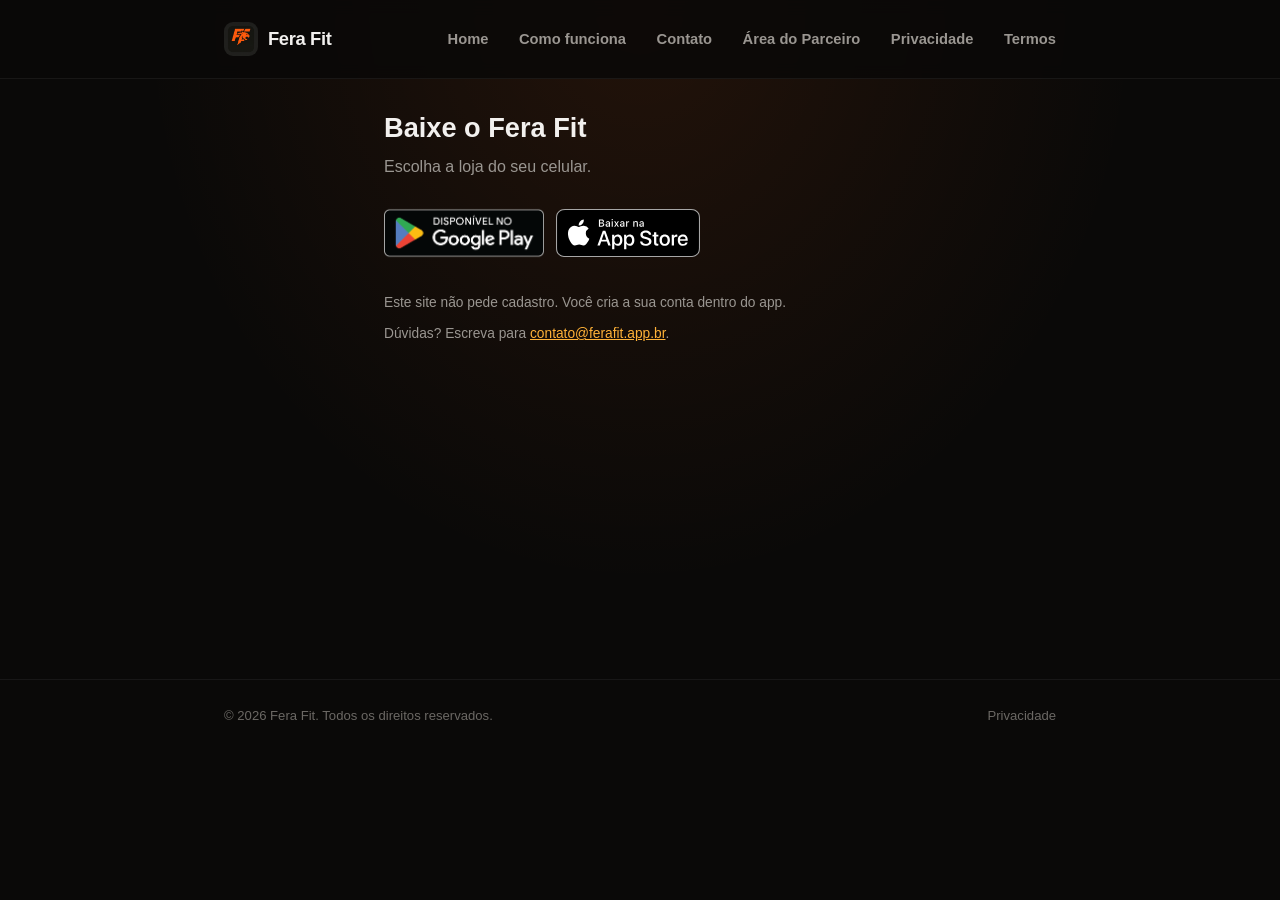
<file: teste.html>
<!DOCTYPE html>
<html lang="pt-BR">
<head>
  <meta charset="UTF-8">
  <meta name="viewport" content="width=device-width, initial-scale=1.0">
  <title>Baixe o Fera Fit</title>
  <meta name="robots" content="noindex, follow">
  <link rel="canonical" href="https://ferafit.app.br/baixar.html">
  <meta http-equiv="refresh" content="0; url=baixar.html">
  <link rel="icon" href="assets/img/favicon.png">
  <script>location.replace('baixar.html');</script>
</head>
<body>
  <p>Esta página mudou. <a href="baixar.html">Clique aqui para baixar o Fera Fit</a>.</p>
</body>
</html>
</file>
<file: assets/css/style.css>
:root {
  --bg: #0a0908;
  --bg-glow: radial-gradient(ellipse at 50% 0%, rgba(255, 106, 26, 0.10) 0%, rgba(10, 9, 8, 0) 55%);
  --card: #1a1613;
  --card-border: rgba(255, 255, 255, 0.06);
  --texto: #f2f0ee;
  --texto-secundario: #9a9691;
  --laranja: #ff6a1a;
  --ambar: #ffb238;
  --gradiente: linear-gradient(90deg, #ff5b1a 0%, #ffb238 100%);
  --raio: 20px;
}

* {
  box-sizing: border-box;
}

/* Dropdowns nativos (<select>) — o popup de opções do navegador ignora a maior
   parte do CSS herdado (inclusive fundos semi-transparentes), então sem esta regra
   o texto claro do site fica sobre fundo branco/claro padrão do navegador = ilegível
   até passar o mouse (achado de Murilo, 2026-09-29). */
select {
  color-scheme: dark;
}
select option {
  background-color: var(--card);
  color: var(--texto);
}

body {
  margin: 0;
  font-family: -apple-system, BlinkMacSystemFont, "Segoe UI", Roboto, Helvetica, Arial, sans-serif;
  color: var(--texto);
  background-color: var(--bg);
  background-image: var(--bg-glow);
  background-repeat: no-repeat;
  line-height: 1.55;
}

a {
  color: inherit;
}

.container {
  max-width: 880px;
  margin: 0 auto;
  padding: 0 24px;
}

.gradiente-texto {
  background: var(--gradiente);
  -webkit-background-clip: text;
  background-clip: text;
  color: transparent;
}

header.site-header {
  padding: 22px 0;
  position: sticky;
  top: 0;
  background: rgba(10, 9, 8, 0.85);
  backdrop-filter: blur(8px);
  border-bottom: 1px solid var(--card-border);
  z-index: 10;
}

header.site-header .container {
  display: flex;
  align-items: center;
  justify-content: space-between;
}

.marca {
  display: flex;
  align-items: center;
  gap: 10px;
  text-decoration: none;
}

.marca img {
  width: 34px;
  height: 34px;
  border-radius: 9px;
  display: block;
}

.marca span {
  font-weight: 800;
  font-size: 1.15rem;
  letter-spacing: -0.02em;
  color: var(--texto);
}

nav.site-nav a {
  text-decoration: none;
  margin-left: 26px;
  font-weight: 600;
  font-size: 0.92rem;
  color: var(--texto-secundario);
  transition: color 0.15s ease;
}

nav.site-nav a:hover {
  color: var(--texto);
}

nav.site-nav a.ativo {
  color: var(--texto);
}

nav.site-nav a.disabled {
  color: #55524e;
  cursor: default;
  pointer-events: none;
}

main {
  min-height: calc(100vh - 300px);
}

/* HERO */

.hero {
  padding: 64px 0 40px;
}

.hero .container {
  display: flex;
  align-items: center;
  gap: 48px;
}

.hero-texto {
  flex: 1.1;
}

.hero-img {
  flex: 0.9;
  text-align: center;
}

.hero-img img {
  max-width: 100%;
  width: 340px;
  filter: drop-shadow(0 20px 40px rgba(255, 90, 20, 0.18));
}

.eyebrow {
  display: inline-block;
  text-transform: uppercase;
  letter-spacing: 0.08em;
  font-size: 0.78rem;
  font-weight: 700;
  color: var(--laranja);
  margin-bottom: 14px;
}

.hero h1 {
  font-size: 2.5rem;
  line-height: 1.1;
  margin: 0 0 18px;
  letter-spacing: -0.02em;
  font-weight: 800;
}

.hero p.subtitle {
  font-size: 1.05rem;
  color: var(--texto-secundario);
  max-width: 460px;
  margin: 0 0 28px;
}

.botao-primario {
  display: inline-block;
  background: var(--gradiente);
  color: #1a0f00;
  font-weight: 800;
  font-size: 0.98rem;
  padding: 15px 32px;
  border-radius: 999px;
  text-decoration: none;
  box-shadow: 0 12px 28px rgba(255, 90, 20, 0.28);
}

.badges {
  display: flex;
  gap: 10px;
  margin-top: 28px;
  flex-wrap: wrap;
}

.badge {
  border: 1px solid var(--card-border);
  background: var(--card);
  border-radius: 999px;
  padding: 7px 16px;
  font-size: 0.82rem;
  font-weight: 700;
  color: var(--texto-secundario);
}

/* SECOES */

section.bloco {
  padding: 40px 0;
}

.label-secao {
  text-transform: uppercase;
  letter-spacing: 0.08em;
  font-size: 0.78rem;
  font-weight: 700;
  color: var(--ambar);
  margin: 0 0 14px;
}

.card {
  background: var(--card);
  border: 1px solid var(--card-border);
  border-radius: var(--raio);
  padding: 26px 28px;
}

.card h2 {
  font-size: 1.35rem;
  margin: 0 0 12px;
  font-weight: 800;
}

.card p {
  color: var(--texto-secundario);
  margin: 0;
  max-width: 640px;
}

.grid-cards {
  display: grid;
  grid-template-columns: repeat(3, 1fr);
  gap: 16px;
}

.mini-card {
  background: var(--card);
  border: 1px solid var(--card-border);
  border-radius: 16px;
  padding: 18px;
  text-align: center;
}

.mini-card .valor {
  font-size: 1.3rem;
  font-weight: 800;
  color: var(--laranja);
}

.mini-card .rotulo {
  font-size: 0.82rem;
  color: var(--texto-secundario);
  margin-top: 4px;
}

/* PAGINA SIMPLES (contato) */

.pagina-simples {
  padding: 64px 0 80px;
}

.pagina-simples h1 {
  font-size: 2rem;
  margin: 0 0 10px;
  font-weight: 800;
}

.pagina-simples > .container > p {
  color: var(--texto-secundario);
  max-width: 520px;
}

.contato-card {
  margin-top: 24px;
  max-width: 460px;
  background: var(--card);
  border: 1px solid var(--card-border);
  border-radius: var(--raio);
  padding: 22px 26px;
}

.contato-card .rotulo-mini {
  text-transform: uppercase;
  letter-spacing: 0.06em;
  font-size: 0.72rem;
  font-weight: 700;
  color: var(--texto-secundario);
  margin-bottom: 6px;
}

.contato-card a.email {
  color: var(--laranja);
  font-weight: 700;
  text-decoration: none;
  font-size: 1.05rem;
}

/* FOOTER */

footer.site-footer {
  border-top: 1px solid var(--card-border);
  padding: 26px 0;
  color: #6b6864;
  font-size: 0.82rem;
}

footer.site-footer .container {
  display: flex;
  justify-content: space-between;
  flex-wrap: wrap;
  gap: 8px;
}

footer.site-footer a {
  text-decoration: none;
  color: #6b6864;
}

footer.site-footer a:hover {
  color: var(--texto-secundario);
}

/* CONTEUDO JURIDICO (privacidade / termos) */

.legal-header {
  padding: 56px 0 8px;
}

.legal-header h1 {
  font-size: 1.9rem;
  margin: 0 0 6px;
  font-weight: 800;
}

.legal-header .versao {
  color: var(--texto-secundario);
  font-size: 0.88rem;
}

.legal-intro {
  padding: 16px 0 8px;
  color: var(--texto-secundario);
  max-width: 680px;
}

.legal-content {
  padding: 8px 0 80px;
  max-width: 720px;
}

.legal-content h2 {
  font-size: 1.15rem;
  font-weight: 800;
  margin: 36px 0 12px;
  color: var(--texto);
}

.legal-content h2:first-child {
  margin-top: 0;
}

.legal-content p {
  color: var(--texto-secundario);
  margin: 0 0 14px;
}

.legal-content ul {
  margin: 0 0 14px;
  padding-left: 20px;
  color: var(--texto-secundario);
}

.legal-content li {
  margin-bottom: 8px;
}

.legal-content strong {
  color: var(--texto);
}

.legal-content a {
  color: var(--laranja);
  text-decoration: none;
  font-weight: 600;
}

.card-controlador {
  background: var(--card);
  border: 1px solid var(--card-border);
  border-radius: 16px;
  padding: 18px 22px;
  margin: 0 0 18px;
}

.card-controlador .nome {
  font-weight: 800;
  color: var(--texto);
  margin-bottom: 4px;
}

.card-controlador .linha {
  color: var(--texto-secundario);
  font-size: 0.92rem;
}

.legal-rodape-nota {
  color: #6b6864;
  font-size: 0.82rem;
  margin-top: 32px;
}

/* PAGINA DE APRESENTACAO (diferenciais + telas do app) */

.apresentacao-hero {
  padding: 64px 0 24px;
  text-align: center;
}

.apresentacao-hero h1 {
  font-size: 2.3rem;
  margin: 0 auto 14px;
  max-width: 680px;
  font-weight: 800;
  letter-spacing: -0.02em;
}

.apresentacao-hero p.subtitle {
  color: var(--texto-secundario);
  max-width: 560px;
  margin: 0 auto;
  font-size: 1.02rem;
}

.diferencial {
  padding: 56px 0;
  border-top: 1px solid var(--card-border);
}

.diferencial .container {
  display: flex;
  align-items: center;
  gap: 48px;
}

.diferencial.inverso .container {
  flex-direction: row-reverse;
}

.diferencial-texto {
  flex: 1;
}

.diferencial-texto .numero {
  font-size: 0.8rem;
  font-weight: 800;
  color: var(--laranja);
  letter-spacing: 0.06em;
  margin-bottom: 10px;
}

.diferencial-texto h3 {
  font-size: 1.5rem;
  margin: 0 0 12px;
  font-weight: 800;
}

.diferencial-texto p {
  color: var(--texto-secundario);
  margin: 0;
  max-width: 440px;
}

.tela-app {
  flex: 0.85;
  display: flex;
  justify-content: center;
}

.tela-app .moldura {
  width: 240px;
  height: 500px;
  border-radius: 32px;
  border: 2px dashed var(--card-border);
  background: var(--card);
  display: flex;
  align-items: center;
  justify-content: center;
  text-align: center;
  padding: 24px;
}

.tela-app .moldura span {
  color: #55524e;
  font-size: 0.82rem;
  font-weight: 600;
  line-height: 1.5;
}

.cta-final {
  padding: 64px 0 80px;
  text-align: center;
  border-top: 1px solid var(--card-border);
}

.cta-final h2 {
  font-size: 1.7rem;
  margin: 0 0 10px;
  font-weight: 800;
}

.cta-final p {
  color: var(--texto-secundario);
  margin: 0 0 26px;
}

/* AREA DO PARCEIRO */

.parceiro-hero {
  padding: 56px 0 8px;
  text-align: center;
}

.parceiro-hero .eyebrow {
  display: block;
}

.parceiro-hero h1 {
  font-size: 2rem;
  margin: 0 0 10px;
  font-weight: 800;
}

.parceiro-hero p.subtitle {
  color: var(--texto-secundario);
  max-width: 480px;
  margin: 0 auto;
}

/* Login sempre visível + pitch de academia/personal — redesenho 2026-09-29 (feedback Murilo) */
.parceiro-hero-grid {
  text-align: left;
  display: flex;
  flex-direction: column;
  gap: 24px;
}

.login-canto {
  background: var(--card);
  border: 1px solid var(--card-border);
  border-radius: var(--raio);
  padding: 22px 24px 18px;
}

.login-canto .campo {
  margin-bottom: 14px;
}

.parceiro-hero-conteudo {
  text-align: center;
}

.parceiro-hero-conteudo .parceiro-tabs {
  max-width: 320px;
  margin: 14px auto 22px;
}

.parceiro-pitch-texto {
  color: var(--texto-secundario);
  max-width: 560px;
  margin: 0 auto;
}

@media (min-width: 721px) {
  .parceiro-hero-grid {
    flex-direction: row-reverse;
    align-items: flex-start;
    justify-content: space-between;
    gap: 32px;
  }
  .login-canto {
    width: 300px;
    flex-shrink: 0;
  }
  .parceiro-hero-conteudo {
    flex: 1;
    padding-top: 4px;
  }
}

.parceiro-box {
  max-width: 420px;
  margin: 36px auto 0;
  background: var(--card);
  border: 1px solid var(--card-border);
  border-radius: var(--raio);
  padding: 30px 30px 26px;
}

/* REDESENHO 2026-10-02 (P39 do STATUS.md) — formularios de cadastro
   passaram a usar .form-grade (2 colunas), entao o cartao de cadastro
   precisa de mais largura que o antigo login/cadastro simples. */
.parceiro-box.parceiro-box-largo {
  max-width: 620px;
}

.parceiro-link-voltar {
  display: inline-block;
  margin-bottom: 18px;
  font-size: 0.82rem;
  font-weight: 700;
  color: var(--texto-secundario);
  text-decoration: none;
}

.parceiro-link-voltar:hover {
  color: var(--laranja);
}

/* Tela de escolha "Sou Personal Trainer" / "Sou Academia" (cartao grande),
   substituindo as antigas abas Sou academia/Sou personal no topo do hero. */
.parceiro-cartoes-escolha {
  display: flex;
  gap: 20px;
  flex-wrap: wrap;
  justify-content: center;
  margin-top: 28px;
}

.parceiro-cartao-escolha {
  flex: 1;
  min-width: 260px;
  max-width: 330px;
  text-align: left;
  text-decoration: none;
  background: var(--card);
  border: 1px solid var(--card-border);
  border-radius: var(--raio);
  padding: 28px;
  display: flex;
  flex-direction: column;
  gap: 14px;
  color: var(--texto);
}

.parceiro-cartao-escolha.destaque {
  border: 2px solid var(--laranja);
}

.parceiro-cartao-icone {
  width: 52px;
  height: 52px;
  border-radius: 14px;
  background: rgba(255, 255, 255, 0.06);
  display: flex;
  align-items: center;
  justify-content: center;
  font-size: 1.5rem;
}

.parceiro-cartao-escolha.destaque .parceiro-cartao-icone {
  background: rgba(255, 106, 26, 0.16);
}

.parceiro-cartao-titulo {
  display: block;
  font-weight: 800;
  font-size: 1.1rem;
}

.parceiro-cartao-texto {
  display: block;
  font-size: 0.85rem;
  color: var(--texto-secundario);
}

.parceiro-cartao-cta-secundaria {
  display: block;
  margin-top: auto;
  padding: 12px;
  border-radius: 999px;
  background: transparent;
  border: 1px solid var(--card-border);
  color: var(--texto);
  font-weight: 700;
  font-size: 0.9rem;
  text-align: center;
}

.parceiro-cartao-escolha .botao-primario.largura-total {
  margin-top: auto;
}

/* #login-parceiro-view precisa vencer a regra ".login-canto { width:300px }"
   do media query abaixo (que so fazia sentido dentro da antiga grade
   login+pitch lado a lado) -- especificidade por id garante a largura certa
   mesmo fora daquele contexto. */
#login-parceiro-view {
  max-width: 400px;
  width: 100%;
  margin: 0 auto;
}

.parceiro-tabs {
  display: flex;
  gap: 8px;
  background: rgba(255, 255, 255, 0.04);
  border-radius: 999px;
  padding: 4px;
  margin-bottom: 22px;
}

.parceiro-tabs button {
  flex: 1;
  border: none;
  background: transparent;
  color: var(--texto-secundario);
  font-weight: 700;
  font-size: 0.86rem;
  padding: 10px 0;
  border-radius: 999px;
  cursor: pointer;
  font-family: inherit;
}

.parceiro-tabs button.ativo {
  background: var(--gradiente);
  color: #1a0f00;
}

.campo {
  margin-bottom: 16px;
  text-align: left;
}

.campo label {
  display: block;
  font-size: 0.8rem;
  font-weight: 700;
  color: var(--texto-secundario);
  margin-bottom: 6px;
}

.campo input,
.campo textarea {
  width: 100%;
  background: rgba(255, 255, 255, 0.04);
  border: 1px solid var(--card-border);
  border-radius: 12px;
  padding: 12px 14px;
  color: var(--texto);
  font-size: 0.95rem;
  font-family: inherit;
}

.campo textarea {
  resize: vertical;
  min-height: 80px;
}

.campo input::placeholder,
.campo textarea::placeholder {
  color: #55524e;
}

.botao-primario.largura-total {
  display: block;
  width: 100%;
  text-align: center;
  border: none;
  cursor: pointer;
  margin-top: 6px;
}

.parceiro-links {
  display: flex;
  justify-content: space-between;
  margin-top: 18px;
  font-size: 0.82rem;
}

.parceiro-links a {
  color: var(--texto-secundario);
  text-decoration: none;
  font-weight: 600;
}

.parceiro-links a:hover {
  color: var(--laranja);
}

.parceiro-nota {
  margin: 22px auto 0;
  max-width: 420px;
  text-align: center;
  color: #6b6864;
  font-size: 0.78rem;
}

.qr-nota {
  display: flex;
  align-items: center;
  gap: 10px;
  margin-top: 18px;
  padding-top: 18px;
  border-top: 1px solid var(--card-border);
  color: var(--texto-secundario);
  font-size: 0.82rem;
}

.qr-nota .emoji {
  font-size: 1.2rem;
}

/* PAINEL DO ADMINISTRADOR (desenho) */

.admin-header {
  padding: 56px 0 8px;
}

.admin-header h1 {
  font-size: 1.9rem;
  margin: 0 0 8px;
  font-weight: 800;
}

.admin-header p.subtitle {
  color: var(--texto-secundario);
  max-width: 620px;
  margin: 0;
}

.aviso-desenho {
  background: rgba(255, 178, 56, 0.08);
  border: 1px solid rgba(255, 178, 56, 0.25);
  border-radius: 14px;
  padding: 14px 18px;
  margin: 24px 0 8px;
  color: var(--ambar);
  font-size: 0.86rem;
  font-weight: 700;
}

.tarja-demo {
  background: var(--ambar);
  color: #1a1613;
  text-align: center;
  font-size: 0.8rem;
  font-weight: 800;
  padding: 8px 16px;
  letter-spacing: 0.01em;
}

.admin-modulo {
  padding: 36px 0;
  border-top: 1px solid var(--card-border);
}

.admin-modulo h2 {
  font-size: 1.2rem;
  font-weight: 800;
  margin: 0 0 6px;
}

.admin-modulo .status-modulo {
  display: inline-block;
  font-size: 0.72rem;
  font-weight: 800;
  text-transform: uppercase;
  letter-spacing: 0.05em;
  padding: 4px 10px;
  border-radius: 999px;
  margin-bottom: 14px;
}

.status-modulo.pronta {
  background: rgba(72, 199, 116, 0.12);
  color: #48c774;
}

.status-modulo.depende {
  background: rgba(255, 178, 56, 0.12);
  color: var(--ambar);
}

.admin-mock {
  background: var(--card);
  border: 1px solid var(--card-border);
  border-radius: var(--raio);
  padding: 22px 24px;
  margin-top: 8px;
}

.admin-mock .linha-mock {
  display: flex;
  justify-content: space-between;
  align-items: center;
  padding: 12px 0;
  border-bottom: 1px solid var(--card-border);
  font-size: 0.9rem;
}

.admin-mock .linha-mock:last-child {
  border-bottom: none;
}

.admin-mock .linha-mock .rotulo {
  color: var(--texto-secundario);
}

.tag-tempo {
  background: rgba(255, 106, 26, 0.12);
  color: var(--laranja);
  font-weight: 800;
  font-size: 0.78rem;
  padding: 3px 10px;
  border-radius: 999px;
}

.regra-lista {
  color: var(--texto-secundario);
  margin: 12px 0 0;
  padding-left: 20px;
}

.regra-lista li {
  margin-bottom: 8px;
}

.regra-lista strong {
  color: var(--texto);
}

@media (max-width: 720px) {
  .diferencial .container,
  .diferencial.inverso .container {
    flex-direction: column;
    text-align: center;
  }
  .tela-app .moldura {
    width: 200px;
    height: 400px;
  }
}

@media (max-width: 720px) {
  .hero .container {
    flex-direction: column-reverse;
    text-align: center;
  }
  .hero p.subtitle {
    margin: 0 auto 28px;
  }
  .hero-img img {
    width: 220px;
  }
  .grid-cards {
    grid-template-columns: 1fr 1fr;
  }
  nav.site-nav a {
    margin-left: 16px;
  }
}

/* ======================================================================
   DEMANDA 006 — três modelos de "tela única" para a apresentação
   ====================================================================== */

.demo-tag {
  position: fixed;
  top: 14px;
  right: 14px;
  z-index: 50;
  background: var(--ambar);
  color: #1a0f00;
  font-weight: 800;
  font-size: 0.74rem;
  padding: 6px 12px;
  border-radius: 999px;
  text-transform: uppercase;
  letter-spacing: 0.04em;
}

.bloco-conteudo .eyebrow-bloco {
  text-transform: uppercase;
  letter-spacing: 0.08em;
  font-size: 0.72rem;
  font-weight: 800;
  color: var(--ambar);
  margin-bottom: 10px;
  display: block;
}

.bloco-conteudo h2 {
  font-size: 1.9rem;
  font-weight: 800;
  margin: 0 0 14px;
  letter-spacing: -0.02em;
  line-height: 1.15;
}

.bloco-conteudo p {
  color: var(--texto-secundario);
  font-size: 1rem;
  max-width: 460px;
  margin: 0;
}

.bloco-conteudo .moldura-tela {
  width: 220px;
  height: 460px;
  border-radius: 30px;
  border: 2px dashed var(--card-border);
  background: rgba(255, 255, 255, 0.03);
  display: flex;
  align-items: center;
  justify-content: center;
  text-align: center;
  padding: 20px;
  flex-shrink: 0;
}

.bloco-conteudo .moldura-tela span {
  color: #6b6864;
  font-size: 0.76rem;
  font-weight: 600;
  line-height: 1.5;
}

.frases-flutuantes {
  display: flex;
  flex-direction: column;
  gap: 10px;
  margin-top: 16px;
}

.frases-flutuantes .frase {
  color: var(--texto);
  font-weight: 700;
  font-size: 0.95rem;
  opacity: 0.85;
}

.chips-modalidade {
  display: flex;
  flex-wrap: wrap;
  gap: 10px;
  margin-top: 18px;
  max-width: 440px;
}

.chips-modalidade span {
  border: 1px solid var(--card-border);
  background: rgba(255, 255, 255, 0.04);
  border-radius: 999px;
  padding: 8px 16px;
  font-size: 0.82rem;
  font-weight: 700;
  color: var(--texto);
}

.aviso-premium {
  margin-top: 14px;
  font-size: 0.78rem;
  color: #6b6864;
}

/* --- OPÇÃO 1: carrossel horizontal com scroll-snap --- */

.carrossel {
  display: flex;
  overflow-x: auto;
  scroll-snap-type: x mandatory;
  scroll-behavior: smooth;
  height: 100vh;
  -webkit-overflow-scrolling: touch;
}

.carrossel-tela {
  flex: 0 0 100%;
  scroll-snap-align: start;
  display: flex;
  align-items: center;
  justify-content: center;
  padding: 90px 24px 40px;
  box-sizing: border-box;
}

.carrossel-tela .container-tela {
  display: flex;
  align-items: center;
  justify-content: center;
  gap: 56px;
  max-width: 900px;
  width: 100%;
}

.carrossel-nav {
  position: fixed;
  bottom: 26px;
  left: 50%;
  transform: translateX(-50%);
  display: flex;
  gap: 8px;
  z-index: 40;
}

.carrossel-nav a {
  width: 8px;
  height: 8px;
  border-radius: 999px;
  background: var(--card-border);
  text-decoration: none;
  display: block;
}

.carrossel-setas {
  position: fixed;
  top: 50%;
  transform: translateY(-50%);
  z-index: 40;
  width: 44px;
  height: 44px;
  border-radius: 999px;
  background: var(--card);
  border: 1px solid var(--card-border);
  color: var(--texto);
  display: flex;
  align-items: center;
  justify-content: center;
  text-decoration: none;
  font-size: 1.1rem;
}

.carrossel-setas.esquerda { left: 20px; }
.carrossel-setas.direita { right: 20px; }

@media (max-width: 720px) {
  .carrossel-tela .container-tela {
    flex-direction: column;
    text-align: center;
    gap: 24px;
  }
  .bloco-conteudo p {
    margin: 0 auto;
  }
  .bloco-conteudo .moldura-tela {
    width: 160px;
    height: 320px;
  }
  .carrossel-setas {
    display: none;
  }
  .chips-modalidade {
    justify-content: center;
  }
}

/* --- OPÇÃO 2: troca de cenas via JS --- */

.cenas-container {
  height: 100vh;
  position: relative;
  overflow: hidden;
}

.cena {
  position: absolute;
  inset: 0;
  display: flex;
  align-items: center;
  justify-content: center;
  padding: 90px 24px 100px;
  box-sizing: border-box;
  opacity: 0;
  visibility: hidden;
  transition: opacity 0.4s ease;
}

.cena.ativa {
  opacity: 1;
  visibility: visible;
}

.cena .container-tela {
  display: flex;
  align-items: center;
  justify-content: center;
  gap: 56px;
  max-width: 900px;
  width: 100%;
}

.cenas-abas {
  position: fixed;
  bottom: 24px;
  left: 50%;
  transform: translateX(-50%);
  display: flex;
  gap: 6px;
  background: var(--card);
  border: 1px solid var(--card-border);
  border-radius: 999px;
  padding: 6px;
  z-index: 40;
  max-width: 92vw;
  overflow-x: auto;
}

.cenas-abas button {
  border: none;
  background: transparent;
  color: var(--texto-secundario);
  font-weight: 700;
  font-size: 0.76rem;
  padding: 8px 14px;
  border-radius: 999px;
  cursor: pointer;
  font-family: inherit;
  white-space: nowrap;
}

.cenas-abas button.ativa {
  background: var(--gradiente);
  color: #1a0f00;
}

@media (max-width: 720px) {
  .cena .container-tela {
    flex-direction: column;
    text-align: center;
    gap: 20px;
  }
  .cena .moldura-tela {
    width: 150px;
    height: 300px;
  }
}

/* --- OPÇÃO 3: scrollytelling com position:sticky --- */

.scrollytelling {
  position: relative;
}

.sticky-palco {
  position: sticky;
  top: 0;
  height: 100vh;
  display: flex;
  align-items: center;
  justify-content: center;
  overflow: hidden;
}

.scrolly-bloco {
  height: 100vh;
  width: 100%;
}

.scrolly-conteudo {
  position: absolute;
  inset: 0;
  display: flex;
  align-items: center;
  justify-content: center;
  gap: 56px;
  max-width: 900px;
  margin: 0 auto;
  padding: 24px;
  box-sizing: border-box;
  opacity: 0;
  transform: translateY(24px);
  transition: opacity 0.5s ease, transform 0.5s ease;
  pointer-events: none;
}

.scrolly-conteudo.visivel {
  opacity: 1;
  transform: translateY(0);
}

.scrolly-progresso {
  position: fixed;
  top: 0;
  left: 0;
  height: 3px;
  background: var(--gradiente);
  z-index: 60;
  width: 0%;
}

@media (max-width: 720px) {
  .scrolly-conteudo {
    flex-direction: column;
    text-align: center;
    gap: 20px;
    justify-content: center;
  }
  .scrolly-conteudo .moldura-tela {
    width: 150px;
    height: 300px;
  }
}

/* ======================================================================
   DEMANDA 006 — Área do Parceiro: fluxo de cadastro
   ====================================================================== */

.cadastro-grupo {
  margin-bottom: 20px;
}

.cadastro-grupo .titulo-grupo {
  font-size: 0.78rem;
  font-weight: 800;
  text-transform: uppercase;
  letter-spacing: 0.05em;
  color: var(--texto-secundario);
  margin-bottom: 10px;
}

.academia-atuacao {
  border: 1px solid var(--card-border);
  border-radius: 14px;
  padding: 12px 14px;
  margin-bottom: 10px;
  background: rgba(255, 255, 255, 0.02);
}

.academia-atuacao .linha-topo {
  display: flex;
  justify-content: space-between;
  align-items: center;
  margin-bottom: 8px;
}

.academia-atuacao .linha-topo span {
  font-size: 0.78rem;
  font-weight: 700;
  color: var(--texto-secundario);
}

.selo-gps {
  font-size: 0.7rem;
  font-weight: 800;
  padding: 3px 9px;
  border-radius: 999px;
  text-transform: uppercase;
}

.selo-gps.pendente {
  background: rgba(255, 178, 56, 0.12);
  color: var(--ambar);
}

.selo-gps.verificado {
  background: rgba(72, 199, 116, 0.12);
  color: #48c774;
}

.campo-nota {
  color: #6b6864;
  font-size: 0.76rem;
  margin: -10px 0 16px;
}

/* ======================================================================
   2026-09-29 (rodada 2 de feedback, P24 do STATUS.md) — mensagens de
   ajuda/validação inline nos campos do formulário de aluno (CPF,
   telefone, CEP), campo Observação (textarea já herda .campo textarea).
   ====================================================================== */

.campo-ajuda {
  display: block;
  font-size: 0.76rem;
  margin-top: 6px;
  color: var(--texto-secundario);
  min-height: 1em;
}

.campo-ajuda.campo-ajuda-ok {
  color: #48c774;
}

.campo-ajuda.campo-ajuda-erro {
  color: #ff6a6a;
}

.campo-telefone-linha {
  display: flex;
  align-items: center;
  gap: 8px;
}

.campo-telefone-prefixo {
  color: var(--texto-secundario);
  font-weight: 700;
  white-space: nowrap;
}

.campo-telefone-linha input {
  flex: 1;
  min-width: 0;
}


/* ======================================================================
   DEMANDA 006 — Painel do Administrador: abas Academia / Personal
   ====================================================================== */

.admin-tabs {
  display: flex;
  gap: 8px;
  margin: 24px 0 0;
}

.admin-tabs button {
  border: 1px solid var(--card-border);
  background: var(--card);
  color: var(--texto-secundario);
  font-weight: 700;
  font-size: 0.86rem;
  padding: 10px 20px;
  border-radius: 12px 12px 0 0;
  cursor: pointer;
  font-family: inherit;
}

.admin-tabs button.ativa {
  background: var(--bg);
  color: var(--texto);
  border-bottom-color: var(--bg);
}

.admin-painel-conteudo {
  display: none;
  border-top: 1px solid var(--card-border);
  padding-top: 24px;
}

.admin-painel-conteudo.ativa {
  display: block;
}

.incluir-passo {
  display: flex;
  gap: 14px;
  align-items: flex-start;
  padding: 14px 0;
  border-bottom: 1px solid var(--card-border);
}

.incluir-passo:last-child {
  border-bottom: none;
}

.incluir-passo .num {
  flex-shrink: 0;
  width: 26px;
  height: 26px;
  border-radius: 999px;
  background: var(--gradiente);
  color: #1a0f00;
  font-weight: 800;
  font-size: 0.8rem;
  display: flex;
  align-items: center;
  justify-content: center;
}

.incluir-passo .texto strong {
  display: block;
  margin-bottom: 3px;
  color: var(--texto);
}

.incluir-passo .texto span {
  color: var(--texto-secundario);
  font-size: 0.88rem;
}

.grid-capas {
  display: grid;
  grid-template-columns: repeat(auto-fill, minmax(72px, 1fr));
  gap: 8px;
  margin-top: 10px;
}

.grid-capas .capa {
  aspect-ratio: 1;
  border-radius: 10px;
  border: 1px dashed var(--card-border);
  background: rgba(255, 255, 255, 0.03);
  display: flex;
  align-items: center;
  justify-content: center;
  font-size: 0.62rem;
  color: #55524e;
  text-align: center;
  padding: 4px;
}

.grid-capas .capa.nova {
  border: 1px dashed var(--laranja);
  color: var(--laranja);
  font-weight: 800;
}

.tag-exemplo {
  display: inline-block;
  background: rgba(255, 255, 255, 0.06);
  color: var(--texto-secundario);
  font-size: 0.68rem;
  font-weight: 800;
  text-transform: uppercase;
  letter-spacing: 0.04em;
  padding: 2px 8px;
  border-radius: 999px;
  margin-left: 8px;
}

.link-webmail {
  display: inline-flex;
  align-items: center;
  gap: 8px;
  color: var(--laranja);
  text-decoration: none;
  font-weight: 700;
  font-size: 0.9rem;
}

/* ======================================================================
   DEMANDA 006 — Modelo 4: tipografia cinética + fotografia + mascote
   ====================================================================== */

.cena4-palco {
  position: sticky;
  top: 0;
  height: 100vh;
  overflow: hidden;
}

.cena4-espacador {
  height: 100vh;
}

.cena4 {
  position: absolute;
  inset: 0;
  width: 100%;
  overflow: hidden;
  display: flex;
  align-items: center;
  justify-content: center;
  opacity: 0;
  pointer-events: none;
  transition: opacity 0.5s ease;
}

.cena4.visivel {
  opacity: 1;
  pointer-events: auto;
}

.cena4-bg {
  position: absolute;
  inset: 0;
  background-size: cover;
  background-position: center;
  transform: scale(1.08);
  filter: saturate(0.9);
}

.cena4-overlay {
  position: absolute;
  inset: 0;
  background:
    linear-gradient(180deg, rgba(10,9,8,0.55) 0%, rgba(10,9,8,0.88) 65%, var(--bg) 100%),
    var(--cena4-tint, linear-gradient(120deg, rgba(255,90,20,0.28), rgba(255,178,56,0.05)));
}

.cena4-conteudo {
  position: relative;
  z-index: 2;
  max-width: 760px;
  padding: 0 28px;
  text-align: center;
}

.cena4-eyebrow {
  text-transform: uppercase;
  letter-spacing: 0.1em;
  font-size: 0.78rem;
  font-weight: 800;
  color: var(--ambar);
  margin-bottom: 16px;
  opacity: 0;
  transform: translateY(14px);
  transition: opacity 0.6s ease, transform 0.6s ease;
}

.kinetic-title {
  font-size: 3.1rem;
  font-weight: 800;
  line-height: 1.08;
  letter-spacing: -0.02em;
  margin: 0 0 20px;
}

.kinetic-title .palavra {
  display: inline-block;
  opacity: 0;
  transform: translateY(28px) rotate(1deg);
  transition: opacity 0.6s cubic-bezier(.2,.8,.2,1), transform 0.6s cubic-bezier(.2,.8,.2,1);
  transition-delay: calc(var(--i, 0) * 55ms);
}

.kinetic-sub {
  font-size: 1.05rem;
  color: var(--texto-secundario);
  max-width: 480px;
  margin: 0 auto;
  opacity: 0;
  transform: translateY(14px);
  transition: opacity 0.6s ease 0.4s, transform 0.6s ease 0.4s;
}

.cena4.visivel .cena4-eyebrow,
.cena4.visivel .kinetic-sub {
  opacity: 1;
  transform: translateY(0);
}

.cena4.visivel .kinetic-title .palavra {
  opacity: 1;
  transform: translateY(0) rotate(0deg);
}

.cena4-mascote {
  position: absolute;
  bottom: -6%;
  right: 4%;
  width: 260px;
  z-index: 3;
  filter: drop-shadow(0 20px 40px rgba(0,0,0,0.5));
  pointer-events: none;
  animation: flutuar 4.5s ease-in-out infinite;
}

@keyframes flutuar {
  0%, 100% { transform: translateY(0); }
  50% { transform: translateY(-16px); }
}

.cena4-scroll-dica {
  position: absolute;
  bottom: 26px;
  left: 50%;
  transform: translateX(-50%);
  color: #9a9691;
  font-size: 0.74rem;
  letter-spacing: 0.08em;
  text-transform: uppercase;
  z-index: 4;
}

.cena4-progresso {
  position: fixed;
  top: 0;
  left: 0;
  height: 3px;
  background: var(--gradiente);
  z-index: 60;
  width: 0%;
}

.cena4-nav {
  position: fixed;
  right: 22px;
  top: 50%;
  transform: translateY(-50%);
  z-index: 50;
  display: flex;
  flex-direction: column;
  gap: 10px;
}

.cena4-nav a {
  width: 8px;
  height: 8px;
  border-radius: 999px;
  background: rgba(255,255,255,0.2);
  display: block;
  transition: background 0.2s;
}

.cena4-nav a.ativa {
  background: var(--laranja);
}

.cena4-card-final {
  position: relative;
  z-index: 2;
  background: rgba(26,22,19,0.7);
  backdrop-filter: blur(6px);
  border: 1px solid var(--card-border);
  border-radius: var(--raio);
  padding: 22px 26px;
  max-width: 340px;
  margin: 0 auto;
  text-align: left;
  opacity: 0;
  transform: translateY(20px);
  transition: opacity 0.6s ease 0.5s, transform 0.6s ease 0.5s;
}

.cena4.visivel .cena4-card-final {
  opacity: 1;
  transform: translateY(0);
}

.cena4-card-final .linha {
  display: flex;
  justify-content: space-between;
  padding: 7px 0;
  border-bottom: 1px solid var(--card-border);
  font-size: 0.86rem;
}

.cena4-card-final .linha:last-child { border-bottom: none; }
.cena4-card-final .linha .valor { color: var(--ambar); font-weight: 800; }

.cena4-chips {
  display: flex;
  flex-wrap: wrap;
  justify-content: center;
  gap: 10px;
  margin-top: 22px;
}

.cena4-chips span {
  border: 1px solid rgba(255,255,255,0.14);
  background: rgba(255,255,255,0.05);
  border-radius: 999px;
  padding: 9px 18px;
  font-size: 0.84rem;
  font-weight: 700;
  opacity: 0;
  transform: scale(0.85);
  transition: opacity 0.4s ease, transform 0.4s ease;
  transition-delay: calc(var(--i, 0) * 60ms);
}

.cena4.visivel .cena4-chips span {
  opacity: 1;
  transform: scale(1);
}

.cena4-aviso {
  position: relative;
  z-index: 2;
  margin-top: 16px;
  font-size: 0.76rem;
  color: #8a8782;
  max-width: 420px;
  margin-left: auto;
  margin-right: auto;
}

@media (max-width: 720px) {
  .kinetic-title { font-size: 2rem; }
  .cena4-mascote { width: 150px; right: 0; bottom: -2%; opacity: 0.5; }
  .cena4-nav { display: none; }
}

/* ======================================================================
   DEMANDA 032 (2026-09-25) — Áreas funcionais de teste: Academia,
   Personal. Catálogo com imagens reais, gestão de alunos, montador de
   treino. Tudo com dados de demonstração em localStorage.
   ====================================================================== */

.grid-catalogo {
  display: grid;
  grid-template-columns: repeat(auto-fill, minmax(150px, 1fr));
  gap: 14px;
  margin-top: 6px;
}

.catalogo-card {
  background: var(--card);
  border: 1px solid var(--card-border);
  border-radius: 14px;
  overflow: hidden;
  cursor: pointer;
  transition: opacity 0.15s ease, border-color 0.15s ease;
  user-select: none;
}

.catalogo-card.nao-oferecido {
  opacity: 0.4;
}

.catalogo-card:hover {
  border-color: var(--laranja);
}

.catalogo-card .capa-imagem {
  width: 100%;
  aspect-ratio: 4 / 3;
  object-fit: cover;
  display: block;
  background: rgba(255, 255, 255, 0.03);
}

.catalogo-card .capa-info {
  padding: 10px 12px 12px;
}

.catalogo-card .capa-nome {
  font-size: 0.82rem;
  font-weight: 700;
  display: block;
  margin-bottom: 4px;
  line-height: 1.3;
}

.catalogo-card .capa-grupo {
  font-size: 0.7rem;
  color: var(--texto-secundario);
}

.catalogo-card .capa-check {
  display: flex;
  align-items: center;
  gap: 6px;
  margin-top: 8px;
  font-size: 0.72rem;
  font-weight: 800;
  text-transform: uppercase;
  letter-spacing: 0.03em;
}

.catalogo-card.oferecido .capa-check {
  color: #48c774;
}

.catalogo-card.nao-oferecido .capa-check {
  color: var(--texto-secundario);
}

.linha-aluno {
  display: flex;
  justify-content: space-between;
  align-items: center;
  gap: 12px;
  padding: 14px 16px;
  background: var(--card);
  border: 1px solid var(--card-border);
  border-radius: 12px;
  margin-bottom: 10px;
  flex-wrap: wrap;
}

.linha-aluno .aluno-nome {
  font-weight: 700;
}

.linha-aluno .aluno-meta {
  color: var(--texto-secundario);
  font-size: 0.78rem;
}

.linha-aluno .aluno-acoes {
  display: flex;
  gap: 8px;
}

.linha-aluno .aluno-acoes button {
  border: 1px solid var(--card-border);
  background: transparent;
  color: var(--texto);
  font-size: 0.76rem;
  font-weight: 700;
  padding: 6px 12px;
  border-radius: 999px;
  cursor: pointer;
  font-family: inherit;
}

.linha-aluno .aluno-acoes button.remover {
  color: #ff6a6a;
  border-color: rgba(255, 106, 106, 0.3);
}

.paginacao-botao {
  border: 1px solid var(--card-border);
  background: var(--card);
  color: var(--texto);
  font-weight: 700;
  font-size: 0.8rem;
  padding: 7px 14px;
  border-radius: 999px;
  cursor: pointer;
  font-family: inherit;
}

.paginacao-botao:disabled {
  opacity: 0.35;
  cursor: default;
}

.paginacao-info {
  align-self: center;
  color: var(--texto-secundario);
  font-size: 0.8rem;
}

.chip-exercicio {
  display: flex;
  align-items: center;
  gap: 10px;
  padding: 8px 10px;
  border-radius: 10px;
  cursor: pointer;
  margin-bottom: 4px;
}

.chip-exercicio:hover {
  background: rgba(255, 255, 255, 0.04);
}

.chip-exercicio img {
  width: 40px;
  height: 30px;
  object-fit: cover;
  border-radius: 6px;
  flex-shrink: 0;
}

.chip-exercicio .chip-nome {
  font-size: 0.82rem;
  flex: 1;
}

.chip-exercicio .chip-acao {
  font-size: 0.72rem;
  font-weight: 800;
  color: var(--laranja);
}

.chip-exercicio.no-treino .chip-acao {
  color: #ff6a6a;
}

.estado-vazio {
  color: var(--texto-secundario);
  font-size: 0.85rem;
  padding: 20px 10px;
  text-align: center;
}

/* D033 item 2 (2026-09-28) — Portfólio de parceiros (admin.html) */
.linha-portfolio {
  padding: 14px 16px;
  background: var(--card);
  border: 1px solid var(--card-border);
  border-radius: 12px;
  margin-bottom: 10px;
}

.linha-portfolio .portfolio-principal {
  display: flex;
  align-items: center;
  gap: 10px;
  flex-wrap: wrap;
  margin-bottom: 4px;
}

.linha-portfolio .portfolio-nome {
  font-weight: 700;
}

.linha-portfolio .portfolio-status {
  font-size: 0.72rem;
  font-weight: 800;
  padding: 3px 10px;
  border-radius: 999px;
  border: 1px solid var(--card-border);
  color: var(--texto-secundario);
}

.linha-portfolio .portfolio-status.pendente {
  color: var(--ambar);
  border-color: rgba(255, 178, 56, 0.4);
}

.linha-portfolio .portfolio-status.aprovado {
  color: #4ade80;
  border-color: rgba(74, 222, 128, 0.4);
}

.linha-portfolio .portfolio-status.recusado {
  color: #ff6a6a;
  border-color: rgba(255, 106, 106, 0.4);
}

.linha-portfolio .portfolio-meta {
  color: var(--texto-secundario);
  font-size: 0.78rem;
  margin-bottom: 2px;
}

.linha-portfolio .portfolio-acoes {
  display: flex;
  gap: 8px;
  margin-top: 10px;
  flex-wrap: wrap;
}

.linha-portfolio .portfolio-acoes button {
  border: 1px solid var(--card-border);
  background: transparent;
  color: var(--texto);
  font-size: 0.76rem;
  font-weight: 700;
  padding: 6px 12px;
  border-radius: 999px;
  cursor: pointer;
  font-family: inherit;
}

.linha-portfolio .portfolio-acoes button.recusar {
  color: #ff6a6a;
  border-color: rgba(255, 106, 106, 0.3);
}

@media (max-width: 720px) {
  #painel-conta > div[style*="grid-template-columns"] {
    grid-template-columns: 1fr !important;
  }
}

/* ======================================================================
   2026-09-29 — Cadastro completo de aluno (22 campos Academia / 30
   Personal, conforme Modelo_Cadastro_Academia_e_Personal.xlsx) e Montar
   treino avançado (pré-preenchimento oficial, treinos-base, sugestão de
   exercício). Pedido direto de Murilo, sem número de demanda formal.
   ====================================================================== */

.modal-overlay {
  position: fixed;
  inset: 0;
  background: rgba(10, 9, 8, 0.72);
  display: flex;
  align-items: flex-start;
  justify-content: center;
  padding: 40px 16px;
  overflow-y: auto;
  z-index: 300;
}

.modal-caixa {
  background: var(--card);
  border: 1px solid var(--card-border);
  border-radius: 20px;
  padding: 28px;
  max-width: 720px;
  width: 100%;
  position: relative;
  margin: 0 auto;
}

.modal-fechar {
  position: absolute;
  top: 16px;
  right: 16px;
  background: none;
  border: none;
  color: var(--texto-secundario);
  font-size: 1.3rem;
  line-height: 1;
  cursor: pointer;
  padding: 4px 8px;
}

.modal-caixa h3 {
  font-size: 1.1rem;
  margin: 0 0 4px;
}

.modal-subtitulo {
  color: var(--texto-secundario);
  font-size: 0.82rem;
  margin: 0 0 20px;
}

.form-secao {
  margin-bottom: 22px;
}

.form-secao h4 {
  font-size: 0.76rem;
  text-transform: uppercase;
  letter-spacing: 0.05em;
  color: var(--ambar);
  margin: 0 0 14px;
  border-bottom: 1px solid var(--card-border);
  padding-bottom: 8px;
}

.form-grade {
  display: grid;
  grid-template-columns: 1fr 1fr;
  gap: 0 16px;
}

.form-grade .campo.campo-largo {
  grid-column: 1 / -1;
}

.campo select {
  width: 100%;
  background: rgba(255, 255, 255, 0.04);
  border: 1px solid var(--card-border);
  border-radius: 12px;
  padding: 12px 14px;
  color: var(--texto);
  font-size: 0.95rem;
  font-family: inherit;
}

.campo.campo-checkbox {
  display: flex;
  align-items: center;
  gap: 8px;
}

.campo.campo-checkbox input {
  width: auto;
}

.campo.campo-checkbox label {
  margin: 0;
}

.dias-semana {
  display: flex;
  gap: 6px;
  flex-wrap: wrap;
}

.dias-semana label {
  display: flex;
  align-items: center;
  gap: 5px;
  background: rgba(255, 255, 255, 0.04);
  border: 1px solid var(--card-border);
  border-radius: 8px;
  padding: 7px 11px;
  font-size: 0.78rem;
  color: var(--texto-secundario);
  cursor: pointer;
  font-weight: 700;
}

.dias-semana input {
  width: auto;
  margin: 0;
}

.form-erro {
  color: #ff6a6a;
  font-size: 0.85rem;
  margin: -8px 0 14px;
}

.form-acoes {
  display: flex;
  justify-content: flex-end;
  gap: 10px;
  margin-top: 8px;
}

.botao-secundario {
  background: transparent;
  border: 1px solid var(--card-border);
  color: var(--texto);
  font-weight: 700;
  font-size: 0.86rem;
  padding: 12px 22px;
  border-radius: 999px;
  cursor: pointer;
  font-family: inherit;
}

/* Cartão de informações do aluno no Montar treino — só leitura (pedido
   literal de Murilo: "Nada disso pode ser editado no campo treino"). */
.info-aluno-card {
  background: rgba(255, 255, 255, 0.03);
  border: 1px solid var(--card-border);
  border-radius: 16px;
  padding: 18px 20px;
  margin: 20px 0;
}

.info-aluno-nome {
  font-weight: 800;
  font-size: 1.05rem;
  margin: 0 0 4px;
}

.info-aluno-id {
  color: var(--texto-secundario);
  font-size: 0.76rem;
  margin: 0 0 14px;
}

.info-aluno-grade {
  display: grid;
  grid-template-columns: repeat(auto-fit, minmax(150px, 1fr));
  gap: 12px 18px;
}

.info-aluno-item .rotulo {
  display: block;
  color: var(--texto-secundario);
  font-size: 0.72rem;
  text-transform: uppercase;
  letter-spacing: 0.04em;
  margin-bottom: 3px;
}

.info-aluno-item .valor {
  font-size: 0.9rem;
  font-weight: 600;
}

.info-aluno-item.largo {
  grid-column: 1 / -1;
}

.gerador-treino-caixa,
.treino-base-caixa {
  background: rgba(255, 255, 255, 0.03);
  border: 1px solid var(--card-border);
  border-radius: 16px;
  padding: 18px 20px;
  margin-bottom: 22px;
}

.gerador-treino-caixa h3,
.treino-base-caixa h3 {
  font-size: 0.95rem;
  margin: 0 0 6px;
}

.gerador-treino-grade {
  display: grid;
  grid-template-columns: repeat(auto-fit, minmax(130px, 1fr));
  gap: 12px;
  margin: 14px 0;
}

.gerador-treino-grade .campo {
  margin-bottom: 0;
}

.link-sugestao {
  display: inline-block;
  margin-top: 10px;
  background: none;
  border: none;
  color: var(--laranja);
  font-size: 0.8rem;
  font-weight: 700;
  cursor: pointer;
  font-family: inherit;
  padding: 0;
}

@media (max-width: 720px) {
  .form-grade {
    grid-template-columns: 1fr;
  }
  .modal-overlay {
    padding: 16px 10px;
  }
  .modal-caixa {
    padding: 20px;
  }
}


/* ======================================================================
   D059 (2026-10-06) -- Painel de Numeros no admin, opcao B (abas).
   D059 -- Painel de Numeros (admin)
   So regras NOVAS abaixo -- nao editei .admin-tabs/.admin-painel-conteudo
   (D006) pra nao arriscar quebrar as abas Academia/Personal que ja
   usam essas classes; so ACRESCENTEI overflow-x e no-wrap nos botoes,
   que nao muda nada visualmente quando ja cabem na tela (caso de hoje).
   ====================================================================== */

.admin-tabs {
  overflow-x: auto;
  -webkit-overflow-scrolling: touch;
  flex-wrap: nowrap;
}

.admin-tabs button {
  flex-shrink: 0;
  white-space: nowrap;
}

.numeros-kpi {
  background: var(--card);
  border: 1px solid var(--card-border);
  border-radius: var(--raio);
  padding: 14px 18px;
  min-width: 148px;
}

.numeros-kpi .rotulo {
  font-size: 0.7rem;
  color: var(--texto-secundario);
  text-transform: uppercase;
  letter-spacing: 0.03em;
  font-weight: 700;
  margin-bottom: 6px;
}

.numeros-kpi .valor {
  font-size: 1.35rem;
  font-weight: 800;
}

.numeros-kpi .delta {
  font-size: 0.74rem;
  font-weight: 700;
  margin-top: 4px;
}

.numeros-kpi .delta.up { color: #48c774; }
.numeros-kpi .delta.down { color: #e2543f; }

.periodo-select-numeros {
  background: var(--card);
  border: 1px solid var(--card-border);
  color: var(--texto);
  border-radius: 999px;
  padding: 6px 14px;
  font-size: 0.82rem;
  font-weight: 700;
  font-family: inherit;
  margin-left: 8px;
}

.numeros-secao {
  background: var(--card);
  border: 1px solid var(--card-border);
  border-radius: var(--raio);
  padding: 18px 20px;
  margin-bottom: 16px;
}

.numeros-secao-header {
  display: flex;
  justify-content: space-between;
  align-items: center;
  margin-bottom: 10px;
  flex-wrap: wrap;
  gap: 8px;
}

.numeros-secao-titulo {
  font-size: 1rem;
  font-weight: 800;
  margin: 0;
}

.btn-csv-numeros {
  background: none;
  border: 1px solid var(--card-border);
  color: var(--texto-secundario);
  border-radius: 8px;
  padding: 6px 12px;
  font-size: 0.74rem;
  font-weight: 700;
  cursor: pointer;
  font-family: inherit;
}

.numeros-tabela-scroll {
  overflow-x: auto;
  -webkit-overflow-scrolling: touch;
}

.numeros-tabela-scroll table {
  width: 100%;
  min-width: 420px;
  border-collapse: collapse;
  font-size: 0.8rem;
}

.numeros-tabela-scroll th {
  text-align: left;
  color: var(--texto-secundario);
  font-weight: 700;
  font-size: 0.7rem;
  text-transform: uppercase;
  letter-spacing: 0.03em;
  padding: 6px 10px;
  border-bottom: 1px solid var(--card-border);
  white-space: nowrap;
}

.numeros-tabela-scroll td {
  padding: 8px 10px;
  border-bottom: 1px solid var(--card-border);
  white-space: nowrap;
}

.numeros-tabela-scroll tr:last-child td { border-bottom: none; }

.numeros-aviso {
  background: rgba(255, 178, 56, 0.1);
  border: 1px solid rgba(255, 178, 56, 0.3);
  color: var(--ambar);
  border-radius: 10px;
  padding: 10px 14px;
  font-size: 0.8rem;
  margin-bottom: 14px;
}

@media (max-width: 640px) {
  .numeros-kpi { min-width: 128px; padding: 12px 14px; }
}

/* D061 -- seletor de datas do "Intervalo livre" (painel de Numeros) */
.numeros-livre-datas {
  display: none;
  gap: 10px;
  align-items: center;
  flex-wrap: wrap;
  margin: 0 0 6px;
  font-size: 0.74rem;
  color: var(--texto-secundario);
}

.numeros-livre-datas.visivel { display: flex; }

.numeros-livre-datas input[type="date"] {
  margin-left: 4px;
  max-width: 140px;
  background: var(--card);
  color: var(--texto);
  border: 1px solid var(--card-border);
  border-radius: 8px;
  padding: 4px 6px;
  font-family: inherit;
  font-size: 0.74rem;
}

.numeros-livre-aviso {
  color: var(--ambar);
}

@media (max-width: 640px) {
  .numeros-livre-datas input[type="date"] { max-width: 118px; }
}

/* D090 -- "Criar treino base": divisoes do app e escolha de exercicios em grade com imagem grande */
.wz-grade-divisoes { display: grid; grid-template-columns: repeat(2, 1fr); gap: 10px; margin-bottom: 16px; }
@media (min-width: 721px) { .wz-grade-divisoes { grid-template-columns: repeat(3, 1fr); } }
.wz-card-divisao { text-align: left; background: var(--card); border: 1px solid var(--card-border); border-radius: 12px; padding: 12px; cursor: pointer; font-family: inherit; color: var(--texto); }
.wz-card-divisao[aria-pressed="true"] { border: 2px solid var(--laranja); padding: 11px; }
.wz-card-divisao strong { display: block; font-size: 1rem; }
.wz-card-divisao .wz-sub { display: block; font-size: 0.75rem; color: var(--texto-secundario); margin: 2px 0 6px; }
.wz-card-divisao .wz-desc { display: block; font-size: 0.74rem; color: var(--texto-secundario); line-height: 1.35; }
.wz-pecas { display: flex; flex-wrap: wrap; gap: 4px; margin-top: 8px; }
.wz-peca { min-width: 24px; padding: 2px 6px; text-align: center; border-radius: 7px; border: 1px solid var(--card-border); font-size: 0.72rem; font-weight: 800; }
.wz-card-divisao[aria-pressed="true"] .wz-peca { border-color: var(--laranja); }

.wz-grade-exercicios { display: grid; grid-template-columns: repeat(2, 1fr); gap: 10px; }
@media (min-width: 721px) { .wz-grade-exercicios { grid-template-columns: repeat(3, 1fr); } }
@media (min-width: 1000px) { .wz-grade-exercicios { grid-template-columns: repeat(4, 1fr); } }
.wz-ex-card { display: flex; flex-direction: column; border: 1px solid var(--card-border); border-radius: 12px; overflow: hidden; background: var(--card); cursor: pointer; }
.wz-ex-card.no-treino { border: 2px solid var(--laranja); }
.wz-ex-card img { width: 100%; aspect-ratio: 4 / 3; object-fit: cover; display: block; background: #111; }
.wz-ex-card .wz-ex-nome { font-size: 0.82rem; font-weight: 600; padding: 8px 10px 4px; line-height: 1.25; flex: 1; }
.wz-ex-card .wz-ex-sub { font-size: 0.7rem; color: var(--texto-secundario); padding: 0 10px; }
.wz-ex-card .wz-ex-acao { margin: 8px 10px 10px; padding: 7px 0; text-align: center; border-radius: 8px; font-size: 0.78rem; font-weight: 800; background: var(--laranja); color: #1a0f00; }
.wz-ex-card.no-treino .wz-ex-acao { background: none; color: #ff6a6a; border: 1px solid #ff6a6a; }
.wz-filtro-musculos { display: flex; gap: 6px; flex-wrap: wrap; margin: 0 0 10px; }

/* D091 -- seletor de exercicios da ficha (treino personalizado): mesma grade de imagem grande do assistente */
#seletor-catalogo-lista .chip-exercicio { flex-direction: column; align-items: stretch; gap: 0; padding: 0; margin: 0; border: 1px solid var(--card-border); border-radius: 12px; overflow: hidden; background: var(--card); }
#seletor-catalogo-lista .chip-exercicio.no-treino { border: 2px solid var(--laranja); }
#seletor-catalogo-lista .chip-exercicio img { width: 100%; height: auto; aspect-ratio: 4 / 3; border-radius: 0; background: #111; }
#seletor-catalogo-lista .chip-exercicio .chip-nome { padding: 8px 10px 4px; line-height: 1.25; flex: 1; font-weight: 600; }
#seletor-catalogo-lista .chip-exercicio .chip-acao { margin: 8px 10px 10px; padding: 7px 0; text-align: center; border-radius: 8px; background: var(--laranja); color: #1a0f00; }
#seletor-catalogo-lista .chip-exercicio.no-treino .chip-acao { background: none; color: #ff6a6a; border: 1px solid #ff6a6a; }
#seletor-catalogo-lista.wz-grade-exercicios { align-content: start; }

/* D103: botoes das lojas (Dia D) */
.lojas { display: flex; gap: 12px; margin-top: 28px; flex-wrap: wrap; }
.botao-loja {
  display: inline-block;
  border-radius: 999px;
  padding: 12px 24px;
  font-size: 0.95rem;
  font-weight: 800;
  text-decoration: none;
  text-align: center;
  background: var(--laranja);
  color: #1a0f00;
}
.botao-loja:hover { filter: brightness(1.08); }
.pagina-baixar { padding: 32px 0 40px; }
.pagina-baixar .container { max-width: 560px; }
.pagina-baixar h1 { font-size: 1.7rem; margin: 0 0 10px; font-weight: 800; line-height: 1.25; }
.pagina-baixar .subtitulo { color: var(--texto-secundario); margin: 0 0 22px; font-size: 1rem; }
.pagina-baixar .lojas { flex-direction: column; margin: 0 0 28px; }
.pagina-baixar .botao-loja { display: block; width: 100%; box-sizing: border-box; }
.pagina-baixar .nota-baixar { color: var(--texto-secundario); font-size: 0.86rem; margin: 0 0 10px; }
.pagina-baixar .nota-baixar a { color: var(--ambar); }
@media (min-width: 640px) { .pagina-baixar .lojas { flex-direction: row; } }

/* D103-A: selos oficiais das lojas (imagens oficiais, sem alteracao). O PNG do Google Play ja traz area de respiro; alturas ajustadas para o selo visivel ter o mesmo tamanho. */
.selo-loja { display: inline-block; line-height: 0; }
.selo-loja img { display: block; width: auto; }
.selo-apple img { height: 48px; }
.selo-play img { height: 62px; }
.lojas { align-items: center; }
.pagina-baixar .lojas { align-items: center; }
.pagina-baixar .selo-loja { align-self: center; }
.cta-final .lojas { justify-content: center; margin: 20px 0 28px; }

/* D104: Area do Parceiro instalada como app (Windows): esconde o menu do site institucional, que leva para fora do app. */
@media (display-mode: standalone) {
  body.pwa-parceiro .site-nav { display: none; }
}
</file>
